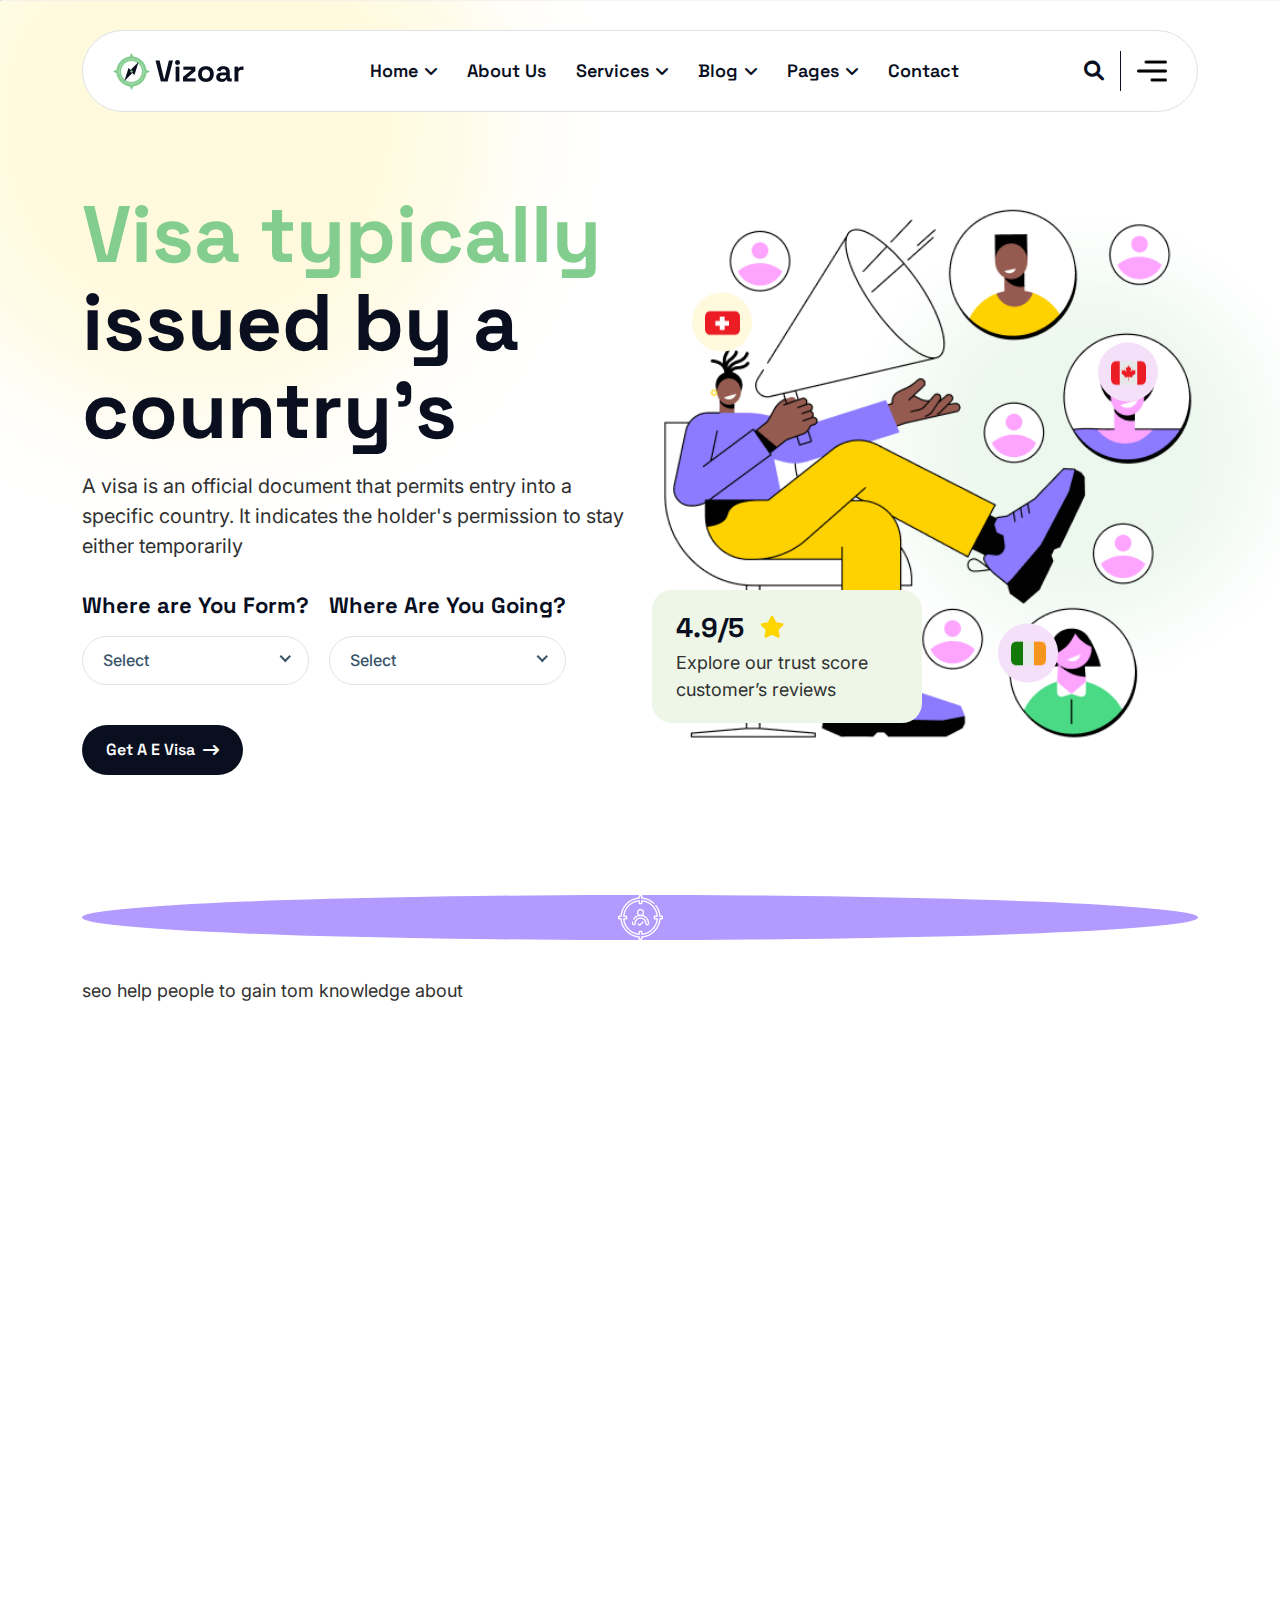
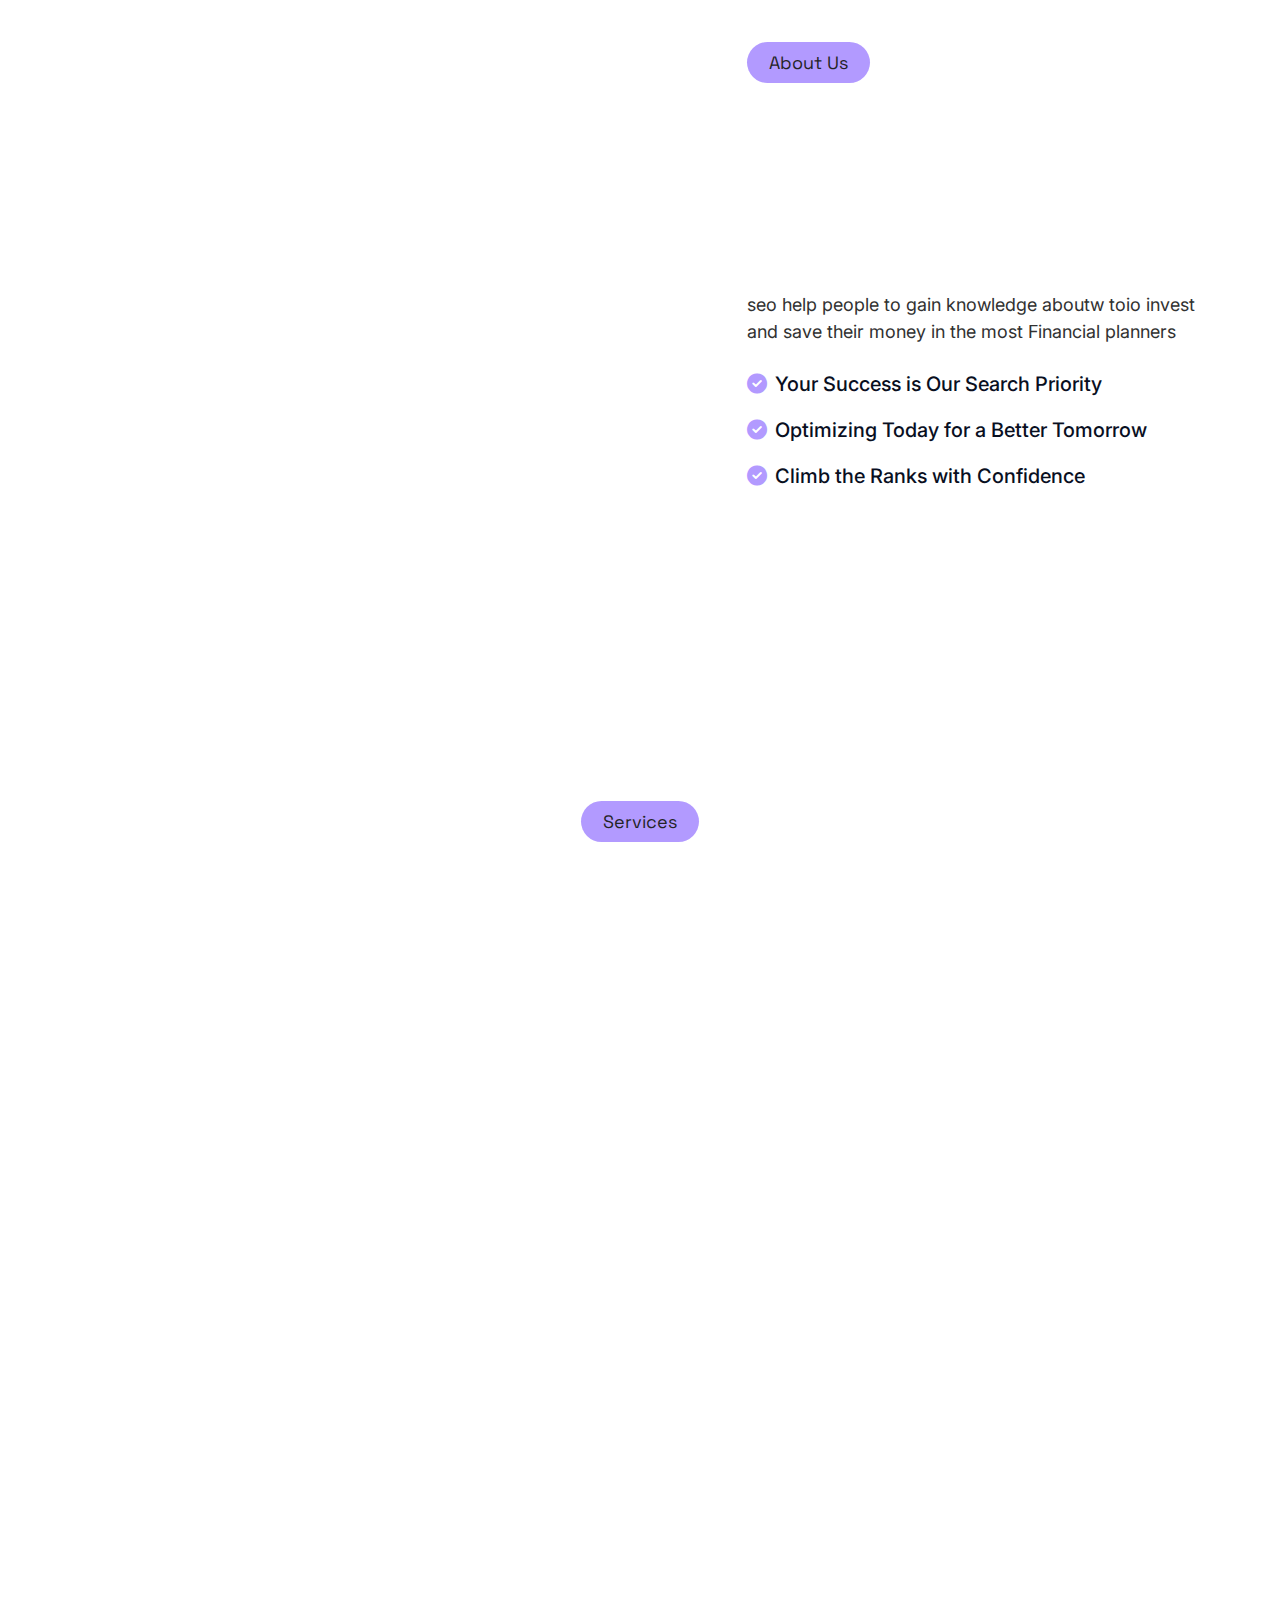
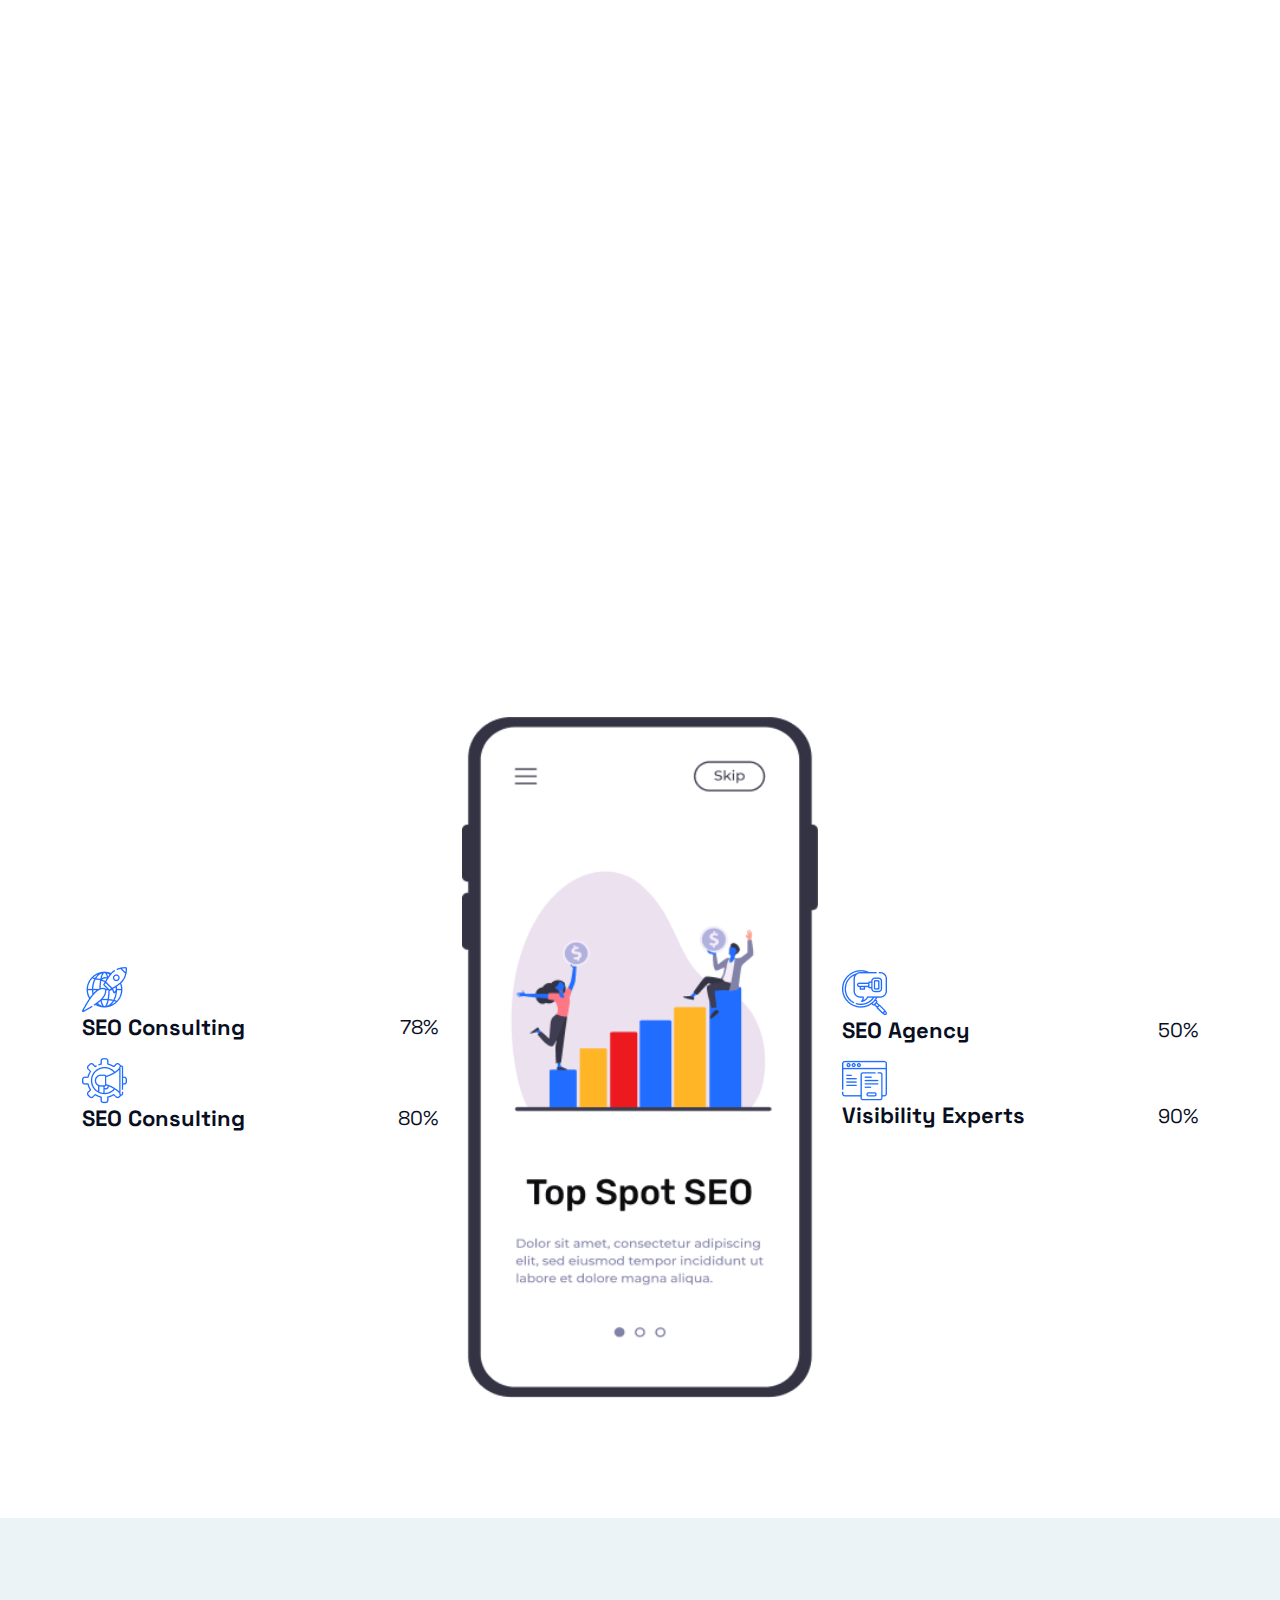
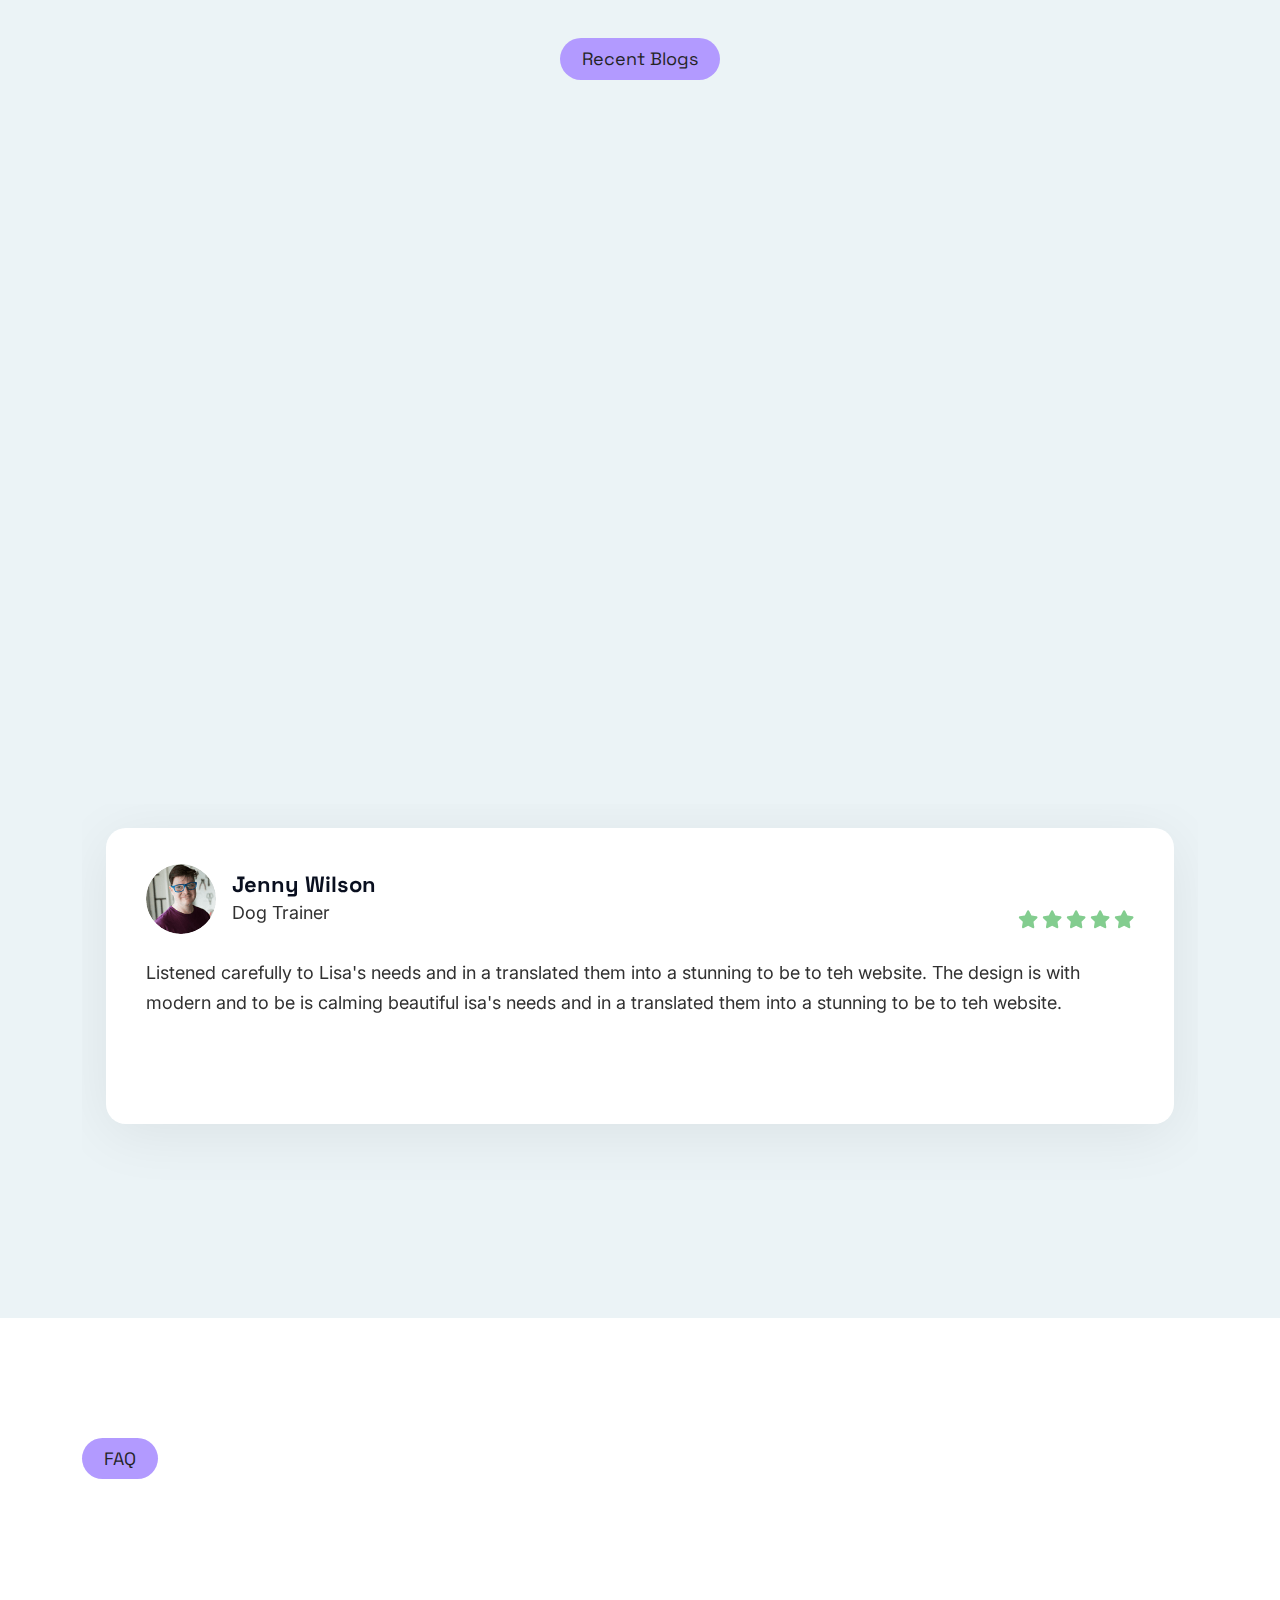
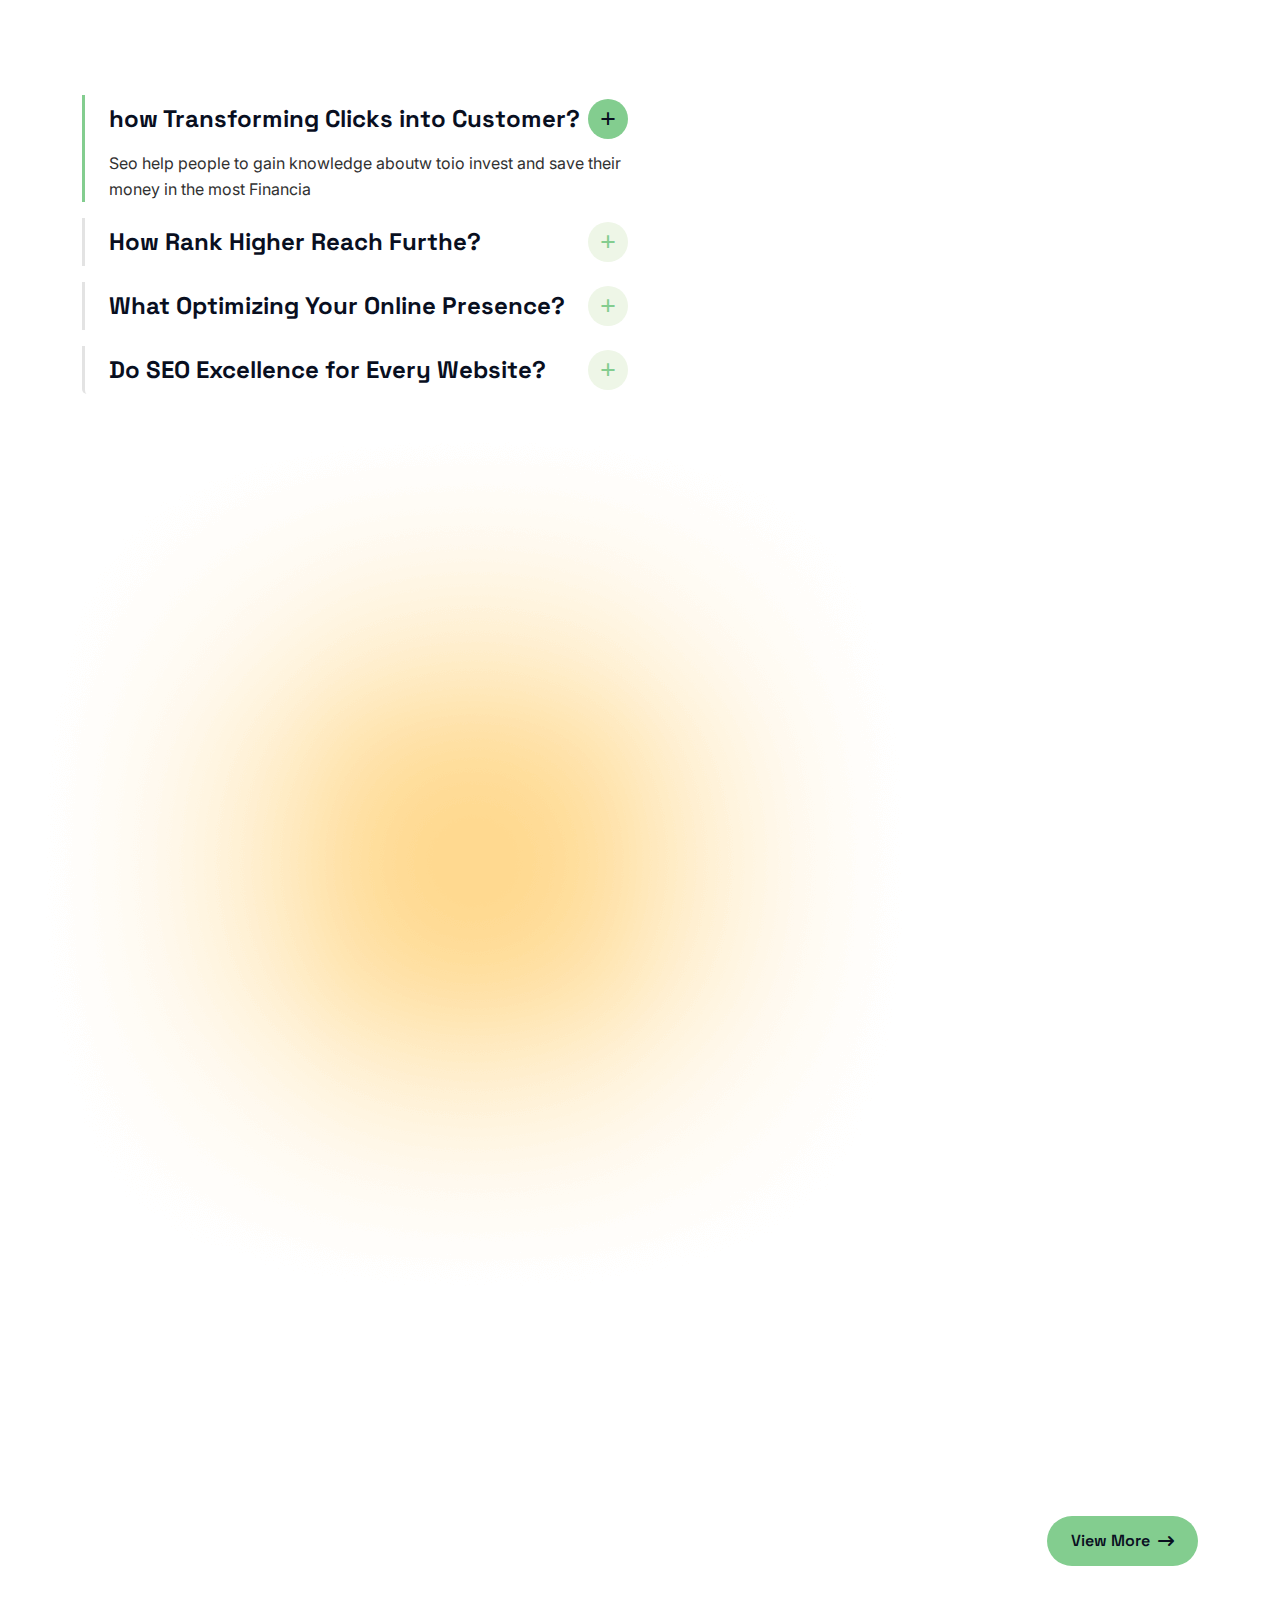
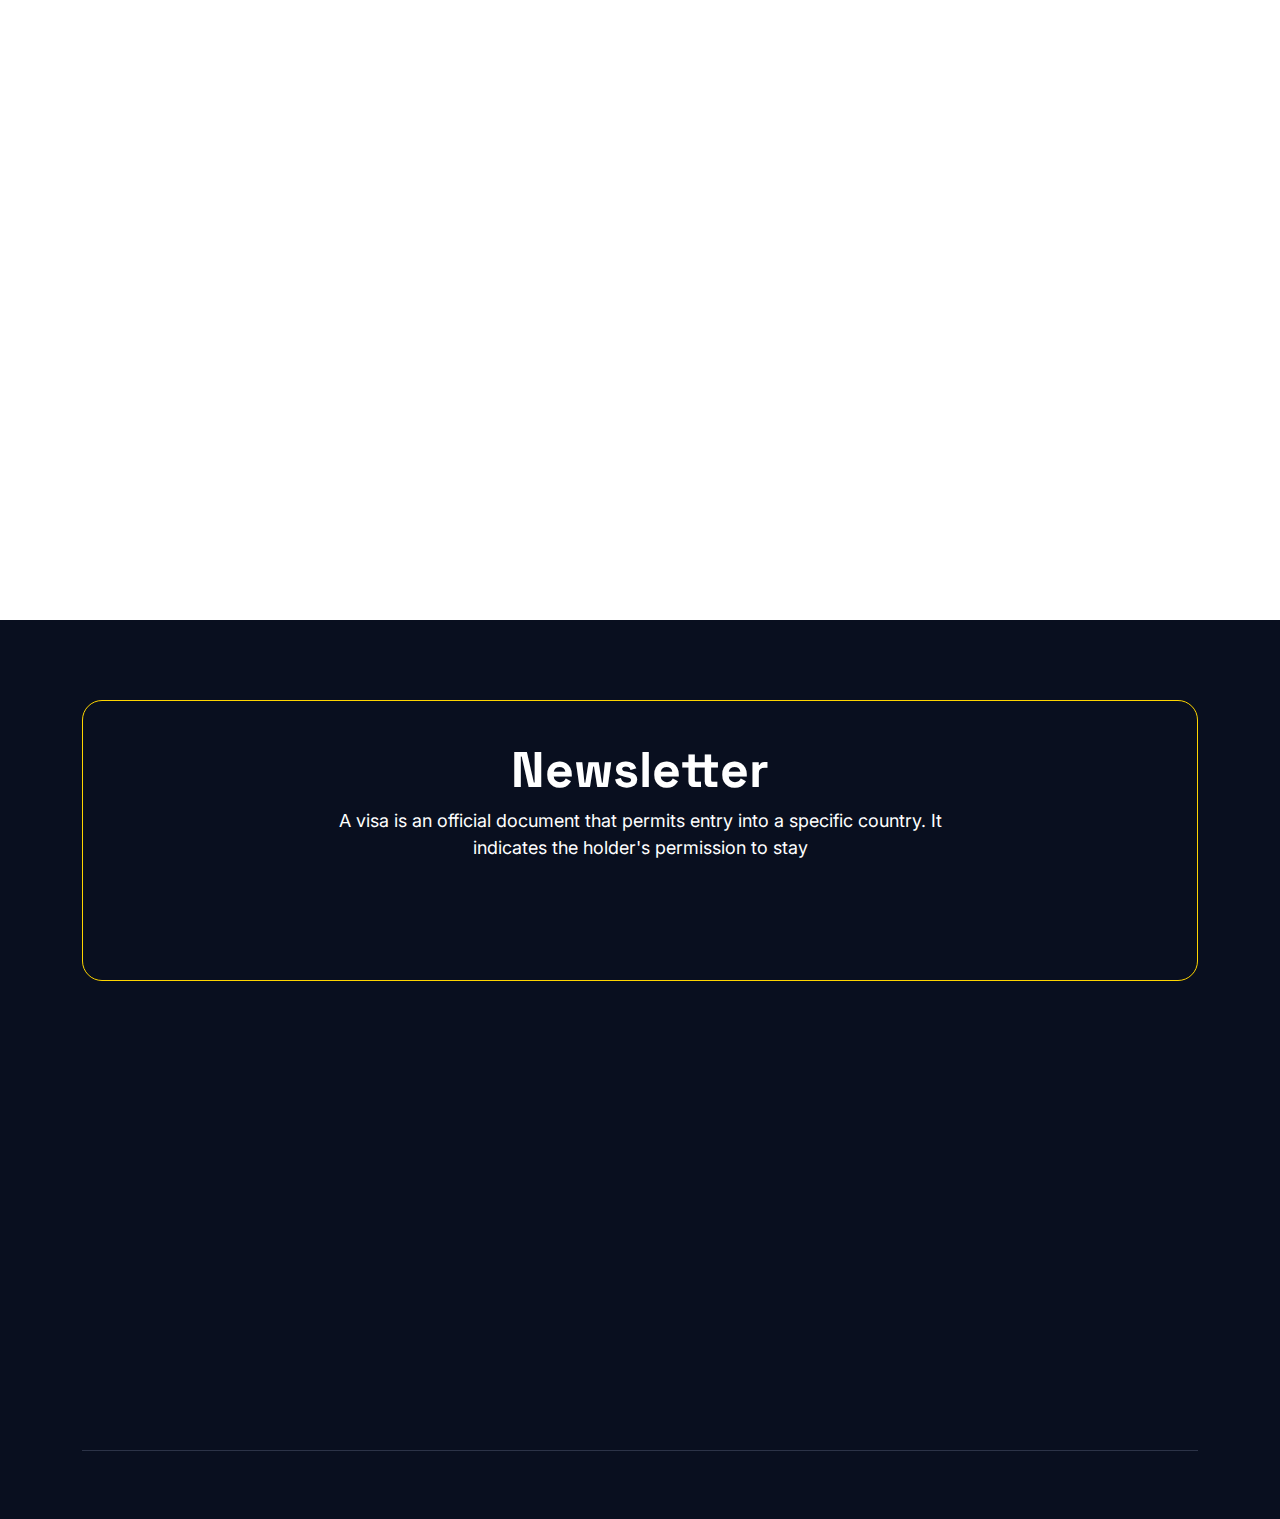
<file: index.html>
<!DOCTYPE html>
<html lang="en">
<!--<< Header Area >>-->

<head>
    <!-- ========== Meta Tags ========== -->
    <meta charset="UTF-8">
    <meta http-equiv="X-UA-Compatible" content="IE=edge">
    <meta name="viewport" content="width=device-width, initial-scale=1">
    <meta name="author" content="authorName">
    <meta name="description" content="Vizoar - Immigration and Visa Consulting HTML Template">
    <!-- ======== Page title ============ -->
    <title>Vizoar - Immigration and Visa Consulting HTML Template</title>
    <!--<< Favcion >>-->
    <link rel="shortcut icon" href="assets/img/logo/favs.png">
    <!--<< Bootstrap min.css >>-->
    <link rel="stylesheet" href="assets/css/bootstrap.min.css">
    <!--<< All Min Css >>-->
    <link rel="stylesheet" href="assets/css/all.min.css">
    <!--<< Animate.css >>-->
    <link rel="stylesheet" href="assets/css/animate.css">
    <!--<< Magnific Popup.css >>-->
    <link rel="stylesheet" href="assets/css/magnific-popup.css">
    <!--<< MeanMenu.css >>-->
    <link rel="stylesheet" href="assets/css/meanmenu.css">
    <!--<< Swiper Bundle.css >>-->
    <link rel="stylesheet" href="assets/css/swiper-bundle.min.css">
    <!--<< Nice Select.css >>-->
    <link rel="stylesheet" href="assets/css/nice-select.css">
    <!--<< Main.css >>-->
    <link rel="stylesheet" href="assets/css/main.css">
</head>

<body>

    <!-- Preloader Start -->
    <div id="preloader" class="preloader d-none">
        <div class="animation-preloader">
            <div class="spinner">
            </div>
            <div class="txt-loading">
                <span data-text-preloader="V" class="letters-loading">
                    V
                </span>
                <span data-text-preloader="I" class="letters-loading">
                    I
                </span>
                <span data-text-preloader="Z" class="letters-loading">
                    Z
                </span>
                <span data-text-preloader="Z" class="letters-loading">
                    Z
                </span>
                <span data-text-preloader="O" class="letters-loading">
                    O
                </span>
                <span data-text-preloader="A" class="letters-loading">
                    A
                </span>
                <span data-text-preloader="R" class="letters-loading">
                    R
                </span>
            </div>
            <p class="text-center">Loading</p>
        </div>
        <div class="loader">
            <div class="row">
                <div class="col-3 loader-section section-left">
                    <div class="bg"></div>
                </div>
                <div class="col-3 loader-section section-left">
                    <div class="bg"></div>
                </div>
                <div class="col-3 loader-section section-right">
                    <div class="bg"></div>
                </div>
                <div class="col-3 loader-section section-right">
                    <div class="bg"></div>
                </div>
            </div>
        </div>
    </div>

    <!-- Start Cursor Pointer -->
    <div class="mouse-follower">
        <span class="cursor-outline"></span>
        <span class="cursor-dot"></span>
    </div>
    <!-- End Cursor Pointer -->

    <!-- Offcanvas Area Start -->
    <div class="fix-area">
        <div class="offcanvas__info">
            <div class="offcanvas__wrapper">
                <div class="offcanvas__content">
                    <div class="offcanvas__top mb-4 d-flex justify-content-between align-items-center">
                        <div class="offcanvas__logo">
                            <a href="index.html">
                                <img src="assets/img/logo/logo.png" alt="logo-img">
                            </a>
                        </div>
                        <div class="offcanvas__close">
                            <button>
                                <i class="fas fa-times"></i>
                            </button>
                        </div>
                    </div>
                    <div class="showing-thumb w-100 d-xl-block d-none">
                        <img src="assets/img/header/home-1.jpg" alt="img" class="w-100">
                    </div>
                    <div class="mobile-menu fix mb-3"></div>
                    <div class="offcanvas__contact">
                        <h4 class="n900-clr">Contact Info</h4>
                        <ul class="d-grid gap-2 mb-5">
                            <li class="d-flex align-items-center">
                                <div class="offcanvas__contact-icon">
                                    <i class="fal fa-map-marker-alt"></i>
                                </div>
                                <div class="offcanvas__contact-text">
                                    <a target="_blank" href="#">3517 W. Gray St. Utica, Pennsylvania</a>
                                </div>
                            </li>
                            <li class="d-flex align-items-center">
                                <div class="offcanvas__contact-icon mr-15">
                                    <i class="fal fa-envelope"></i>
                                </div>
                                <div class="offcanvas__contact-text">
                                    <a href="mailto:info@example.com"><span
                                            class="mailto:info@example.com">alma.lawson@example.com</span></a>
                                </div>
                            </li>
                            <li class="d-flex align-items-center">
                                <div class="offcanvas__contact-icon mr-15">
                                    <i class="fal fa-clock"></i>
                                </div>
                                <div class="offcanvas__contact-text">
                                    <a target="_blank" href="#">Sun-friday, 02am -09pm</a>
                                </div>
                            </li>
                            <li class="d-flex align-items-center">
                                <div class="offcanvas__contact-icon mr-15">
                                    <i class="far fa-phone"></i>
                                </div>
                                <div class="offcanvas__contact-text">
                                    <a href="tel:+11002345909">(219) 555-0114</a>
                                </div>
                            </li>
                        </ul>
                        <div class="header-button mt-4">
                            <a href="contact.html" class="theme-btn p2-bg text-center">
                                <span>
                                    Get A Quote
                                    <span class="ani-arrow">
                                        <i class="fa-solid fa-arrow-right-long"></i>
                                    </span>
                                </span>
                            </a>
                        </div>
                        <div class="social-icon d-flex align-items-center">
                            <a href="#"><i class="fab fa-facebook-f"></i></a>
                            <a href="#"><i class="fab fa-twitter"></i></a>
                            <a href="#"><i class="fa-brands fa-instagram"></i></a>
                            <a href="#"><i class="fa-brands fa-pinterest-p"></i></a>
                        </div>
                    </div>
                </div>
            </div>
        </div>
    </div>
    <div class="offcanvas__overlay"></div>

    <!-- Header Section Start -->
    <header id="header-sticky" class="header-1 position-absolute w-100">
        <div class="container">
            <div class="mega-menu-wrapper border">
                <div class="header-main style-2">
                    <div class="header-left">
                        <div class="logo">
                            <a href="index.html" class="header-logo">
                                <img src="assets/img/logo/logo.png" alt="logo-img">
                            </a>
                        </div>
                    </div>
                    <div class="header-right d-flex justify-content-end align-items-center">
                        <div class="mean__menu-wrapper">
                            <div class="main-menu">
                                <nav id="mobile-menu">
                                    <ul>
                                        <li class="has-dropdown active menu-thumb">
                                            <a href="index.html">
                                                Home
                                                <i class="fas fa-angle-down"></i>
                                            </a>
                                            <ul class="submenu has-homemenu">
                                                <li>
                                                    <div class="homemenu-items">
                                                        <div class="homemenu">
                                                            <div class="homemenu-thumb">
                                                                <img src="assets/img/header/home-1.jpg" alt="img">
                                                                <div class="demo-button">
                                                                    <a href="index.html" class="theme-btn p5-bg">
                                                                        <span>Home 01</span>
                                                                    </a>
                                                                </div>
                                                            </div>
                                                            <div class="homemenu-content text-center">
                                                                <h4 class="homemenu-title">
                                                                    <a href="index.html">Home Version 01</a>
                                                                </h4>
                                                            </div>
                                                        </div>
                                                        <div class="homemenu">
                                                            <div class="homemenu-thumb mb-15">
                                                                <img src="assets/img/header/home-2.jpg" alt="img">
                                                                <div class="demo-button">
                                                                    <a href="index2.html" class="theme-btn p5-bg">
                                                                        <span>Home 02</span>
                                                                    </a>
                                                                </div>
                                                            </div>
                                                            <div class="homemenu-content text-center">
                                                                <h4 class="homemenu-title">
                                                                    <a href="index2.html">Home Version 02</a>
                                                                </h4>
                                                            </div>
                                                        </div>
                                                    </div>
                                                </li>
                                            </ul>
                                        </li>
                                        <li>
                                            <a href="about.html">About Us</a>
                                        </li>
                                        <li>
                                            <a href="news.html">
                                                Services
                                                <i class="fas fa-angle-down"></i>
                                            </a>
                                            <ul class="submenu">
                                                <li><a href="service.html">Services</a></li>
                                                <li><a href="service-details.html">Services Details</a></li>
                                            </ul>
                                        </li>

                                        <li>
                                            <a href="news.html">
                                                Blog
                                                <i class="fas fa-angle-down"></i>
                                            </a>
                                            <ul class="submenu">
                                                <li><a href="blog.html">Blog</a></li>
                                                <li><a href="blog-details.html">Blog Details</a></li>
                                            </ul>
                                        </li>
                                        <li class="has-dropdown">
                                            <a href="news.html">
                                                Pages
                                                <i class="fas fa-angle-down"></i>
                                            </a>
                                            <ul class="submenu">
                                                <li><a href="about.html">About Us</a></li>
                                                <li><a href="pricing.html">Pricing</a></li>
                                            </ul>
                                        </li>
                                        <li>
                                            <a href="contact.html">
                                                Contact
                                            </a>
                                        </li>

                                    </ul>
                                </nav>
                            </div>
                        </div>
                        <a href="#0" class="search-trigger search-icon d-xl-none d-block">
                            <i class="fa-solid fa-magnifying-glass black"></i>
                        </a>
                        <div class="header__hamburger d-xl-none d-block my-auto">
                            <div class="sidebar__toggle">
                                <img src="assets/img/icon/menu.png" alt="icon">
                            </div>
                        </div>

                    </div>
                    <div class="header-hamburger-inner d-xl-flex gap-xxl-4 gap-xl-3 align-items-center d-none">
                        <a href="#0" class="search-trigger search-icon d-xl-block d-none fs-five">
                            <i class="fa-solid fa-magnifying-glass black"></i>
                        </a>
                        <div class="line"></div>
                        <div class="header__hamburger my-auto">
                            <div class="sidebar__toggle">
                                <img src="assets/img/icon/menu.png" alt="icon">
                            </div>
                        </div>
                    </div>
                </div>
            </div>
        </div>
    </header>

    <!-- Banner Section Start -->
    <section class="banner-section cmn-bg">
        <div class="container">
            <div class="row g-4 align-items-center justify-content-between">
                <div class="col-lg-6">
                    <div class="hero-content-version1">
                        <h1 class="black wow fadeInUp" data-wow-delay="0.6s">
                            <span class="p1-clr d-block">Visa typically</span> issued by a country's
                        </h1>
                        <p class="pra wow fadeInUp" data-wow-delay="0.7s">
                            A visa is an official document that permits entry into a specific country. It indicates the
                            holder's permission to stay
                            either temporarily
                        </p>
                        <div class="hero-selector">
                            <div class="selector-items">
                                <h4 class="black mb-3">Where are You Form?</h4>
                                <select name="flag-select">
                                    <option value="1">Select</option>
                                    <option value="2">Uk</option>
                                    <option value="3">Us</option>
                                    <option value="4">...</option>
                                    <option value="5">...</option>
                                </select>
                            </div>
                            <div class="selector-items">
                                <h4 class="black mb-3">Where Are You Going?</h4>
                                <select name="flag-select">
                                    <option value="1">Select</option>
                                    <option value="2">Uk</option>
                                    <option value="3">Us</option>
                                    <option value="4">...</option>
                                    <option value="5">...</option>
                                </select>
                            </div>
                        </div>
                        <a href="contact.html"
                            class="common-btn box-style first-box d-inline-flex justify-content-center align-items-center gap-xxl-2 gap-2 fs18 fw-semibold white overflow-hidden rounded-5 blackbg wow fadeInRight"
                            data-wow-delay="0.8s">
                            Get A E Visa
                            <i class="fa-solid fa-arrow-right-long last"></i>
                        </a>
                    </div>
                </div>
                <div class="col-lg-6">
                    <div class="hero-thumb1 btn-vivacity">
                        <img src="assets/img/banner/hero-thumb1.png" alt="img">
                        <div class="ratting-cmn-box">
                            <div class="d-flex align-items-center gap-xl-3 gap-2 mb-1">
                                <h3 class="black">4.9/5</h3> <i class="fa-solid fa-star"></i>
                            </div>
                            <p class="fs-six pra">
                                Explore our trust score
                                customer’s reviews
                            </p>
                        </div>
                        <!-- ele -->
                        <img src="assets/img/banner/flga1.png" alt="img" class="flag1">
                        <img src="assets/img/banner/flga2.png" alt="img" class="flag2">
                        <img src="assets/img/banner/flga3.png" alt="img" class="flag3">
                    </div>
                </div>
            </div>
        </div>
    </section>
    <!-- Banner Section Start -->

    <!-- Category Section Start -->
    <section class="category-section fix space-top">
        <div class="container">
            <div class="category-wrappe">
                <div class="category-item wow fadeInUp" data-wow-duration="0.8s">
                    <div class="icon p3-bg radius-circle d-center"><img src="assets/img/icon/solution.png" alt="img">
                    </div>
                    <div class="cont">
                        <h4 class="black mb-2 visible-from-bottom">Simple Solution</h4>
                        <p class=" fs-six pra">seo help people to gain tom knowledge about</p>
                    </div>
                </div>
                <div class="category-item wow fadeInUp" data-wow-duration="1.2s">
                    <div class="icon p2-bg radius-circle d-center"><img src="assets/img/icon/supports.png" alt="img">
                    </div>
                    <div class="cont">
                        <h4 class="black mb-2 visible-from-bottom">24/7 Support</h4>
                        <p class=" fs-six pra">seo help people to gain tom knowledge about</p>
                    </div>
                </div>
                <div class="category-item wow fadeInUp" data-wow-duration="1.5s">
                    <div class="icon p3-bg radius-circle d-center"><img src="assets/img/icon/management.png" alt="img">
                    </div>
                    <div class="cont">
                        <h4 class="black mb-2 visible-from-bottom">Full management</h4>
                        <p class=" fs-six pra">seo help people to gain tom knowledge about</p>
                    </div>
                </div>
                <div class="category-item wow fadeInUp" data-wow-duration="1.8s">
                    <div class="icon p1-bg radius-circle d-center"><img src="assets/img/icon/oriented.png" alt="img">
                    </div>
                    <div class="cont">
                        <h4 class="black mb-2 visible-from-bottom">Client Oriented</h4>
                        <p class=" fs-six pra">seo help people to gain tom knowledge about</p>
                    </div>
                </div>
            </div>
        </div>
    </section>

    <!-- About Section Start -->
    <section class="about-section space-bottom section-padding fix">
        <div class="container">
            <div class="row g-4 align-items-center flex-row-reverse">
                <div class="col-lg-5">
                    <div class="about-content">
                        <div class="section-title mb-4">
                            <span class="cmn-tag p3-bg heading-font">About Us</span>
                            <h2 class="wow fadeInUp black visible-slowly-right" data-wow-delay=".3s">
                                SEO Solutions for
                                Deliver Results
                                Online
                            </h2>
                        </div>
                        <p class="fs-six pra mb-4">
                            seo help people to gain knowledge aboutw toio invest and save their money in the most
                            Financial planners
                        </p>
                        <ul class="about-list d-flex flex-column gap-3">
                            <li class="d-flex align-items-center gap-lg-2 gap-1 fs-five fw-medium n900-clr">
                                <i class="fa-solid fa-circle-check p3-clr"></i> Your Success is Our Search Priority
                            </li>
                            <li class="d-flex align-items-center gap-lg-2 gap-1 fs-five fw-medium n900-clr">
                                <i class="fa-solid fa-circle-check p3-clr"></i> Optimizing Today for a Better Tomorrow
                            </li>
                            <li class="d-flex align-items-center gap-lg-2 gap-1 fs-five fw-medium n900-clr">
                                <i class="fa-solid fa-circle-check p3-clr"></i> Climb the Ranks with Confidence
                            </li>
                        </ul>
                    </div>
                </div>
                <div class="col-lg-6">
                    <div class="about-thumb reveal-left">
                        <img src="assets/img/about/about1.png" alt="img">
                    </div>
                </div>
            </div>
        </div>
    </section>

    <!-- Sevice Section Start -->
    <section class="service-section fix">
        <div class="container">
            <div class="section-title text-center mb-60">
                <span class="cmn-tag p3-bg heading-font">Services</span>
                <h2 class="wow fadeInUp black visible-slowly-right" data-wow-delay=".3s">
                    SEO Strategies for Visible <br> Success Achieve Higher
                </h2>
            </div>
            <div class="row g-4">
                <div class="col-lg-6 col-md-6 wow fadeInUp" data-wow-delay="0.4s">
                    <div class="service-items">
                        <div class="icon"><img src="assets/img/icon/ser1.png" alt="img"></div>
                        <div class="content">
                            <h3 class="black mb-xxl-3 mb-2"><a href="service-details.html"
                                    class="black visible-from-right">SEO Success
                                    Partners</a></h3>
                            <p class="pra fs-five">seo help people to gain knowledge aboutw toio invest and save their
                                money in the most Financial planners help people to
                                gain knowledge e to gain</p>
                            <a href="service-details.html"
                                class="common-btn d-inline-flex justify-content-center align-items-center gap-xxl-2 gap-2 fs18 fw-semibold black overflow-hidden rounded100">
                                Get Started
                                <i class="fa-solid fa-arrow-right-long last"></i>
                            </a>
                        </div>
                        <div class="badge">
                            <img src="assets/img/element/one.png" alt="img">
                        </div>
                    </div>
                </div>
                <div class="col-lg-6 col-md-6 wow fadeInUp" data-wow-delay="0.7s">
                    <div class="service-items">
                        <div class="icon"><img src="assets/img/icon/ser2.png" alt="img"></div>
                        <div class="content">
                            <h3 class="black mb-xxl-3 mb-2"><a href="service-details.html"
                                    class="black visible-from-right">PeakRank SEO
                                    Solutions</a></h3>
                            <p class="pra fs-five">seo help people to gain knowledge aboutw toio invest and save their
                                money in the most Financial planners help people to
                                gain knowledge e to gain</p>
                            <a href="service-details.html"
                                class="common-btn d-inline-flex justify-content-center align-items-center gap-xxl-2 gap-2 fs18 fw-semibold black overflow-hidden rounded100">
                                Get Started
                                <i class="fa-solid fa-arrow-right-long last"></i>
                            </a>
                        </div>
                        <div class="badge">
                            <img src="assets/img/element/two.png" alt="img">
                        </div>
                    </div>
                </div>
                <div class="col-lg-6 col-md-6 wow fadeInUp" data-wow-delay="0.8s">
                    <div class="service-items">
                        <div class="icon"><img src="assets/img/icon/ser3.png" alt="img"></div>
                        <div class="content">
                            <h3 class="black mb-xxl-3 mb-2"><a href="service-details.html"
                                    class="black visible-from-right">ProRank SEO
                                    Service</a></h3>
                            <p class="pra fs-five">seo help people to gain knowledge aboutw toio invest and save their
                                money in the most Financial planners help people to
                                gain knowledge e to gain</p>
                            <a href="service-details.html"
                                class="common-btn d-inline-flex justify-content-center align-items-center gap-xxl-2 gap-2 fs18 fw-semibold black overflow-hidden rounded100">
                                Get Started
                                <i class="fa-solid fa-arrow-right-long last"></i>
                            </a>
                        </div>
                        <div class="badge">
                            <img src="assets/img/element/three.png" alt="img">
                        </div>
                    </div>
                </div>
                <div class="col-lg-6 col-md-6 wow fadeInUp" data-wow-delay="0.9s">
                    <div class="service-items">
                        <div class="icon"><img src="assets/img/icon/ser4.png" alt="img"></div>
                        <div class="content">
                            <h3 class="black mb-xxl-3 mb-2"><a href="service-details.html"
                                    class="black visible-from-right">OptimalSearch
                                    Strategies</a></h3>
                            <p class="pra fs-five">seo help people to gain knowledge aboutw toio invest and save their
                                money in the most Financial planners help people to
                                gain knowledge e to gain</p>
                            <a href="service-details.html"
                                class="common-btn d-inline-flex justify-content-center align-items-center gap-xxl-2 gap-2 fs18 fw-semibold black overflow-hidden rounded100">
                                Get Started
                                <i class="fa-solid fa-arrow-right-long last"></i>
                            </a>
                        </div>
                        <div class="badge">
                            <img src="assets/img/element/four.png" alt="img">
                        </div>
                    </div>
                </div>
            </div>
        </div>
    </section>

    <!-- Agency SEO Section Start -->
    <section class="agency-seo-section section-padding fix">
        <div class="container">
            <div class="row g-4 justify-content-between align-items-center">
                <div class="col-lg-4 col-md-4">
                    <div class="agency-inner">
                        <div class="agency-seo-items">
                            <div class="icon"><img src="assets/img/icon/consulting.png" alt="icon"></div>
                            <div class="progress-items progress-area">
                                <div class="d-flex align-items-center justify-content-between mb-xxl-4 mb-3">
                                    <h4 class="black">SEO Consulting</h4>
                                    <h5 class="black fw-normal progress-value">78%</h5>
                                </div>
                                <div class="bar-bg">
                                    <div class="progress-bar" aria-valuenow="78" role="progressbar" aria-valuemin="0"
                                        aria-valuemax="100"></div>
                                </div>
                            </div>
                        </div>
                        <div class="agency-seo-items">
                            <div class="icon"><img src="assets/img/icon/agency.png" alt="icon"></div>
                            <div class="progress-items progress-area">
                                <div class="d-flex align-items-center justify-content-between mb-xxl-4 mb-3">
                                    <h4 class="black">SEO Consulting</h4>
                                    <h5 class="black fw-normal progress-value">80%</h5>
                                </div>
                                <div class="bar-bg">
                                    <div class="progress-bar" aria-valuenow="80" role="progressbar" aria-valuemin="0"
                                        aria-valuemax="100"></div>
                                </div>
                            </div>
                        </div>
                    </div>
                </div>
                <div class="col-lg-4 col-md-4">
                    <div class="agency-apps">
                        <div class="thumb"><img src="assets/img/about/skill.png" alt="img" class="w-100"></div>
                    </div>
                </div>
                <div class="col-lg-4 col-md-4">
                    <div class="agency-inner">
                        <div class="agency-seo-items">
                            <div class="icon"><img src="assets/img/icon/keyagency.png" alt="icon"></div>
                            <div class="progress-items progress-area">
                                <div class="d-flex align-items-center justify-content-between mb-xxl-4 mb-3">
                                    <h4 class="black">SEO Agency</h4>
                                    <h5 class="black fw-normal progress-value">50%</h5>
                                </div>
                                <div class="bar-bg">
                                    <div class="progress-bar" aria-valuenow="50" role="progressbar" aria-valuemin="0"
                                        aria-valuemax="100"></div>
                                </div>
                            </div>
                        </div>
                        <div class="agency-seo-items">
                            <div class="icon"><img src="assets/img/icon/visibiliti.png" alt="icon"></div>
                            <div class="progress-items progress-area">
                                <div class="d-flex align-items-center justify-content-between mb-xxl-4 mb-3">
                                    <h4 class="black">Visibility Experts</h4>
                                    <h5 class="black fw-normal progress-value">90%</h5>
                                </div>
                                <div class="bar-bg">
                                    <div class="progress-bar" aria-valuenow="90" role="progressbar" aria-valuemin="0"
                                        aria-valuemax="100"></div>
                                </div>
                            </div>
                        </div>
                    </div>
                </div>
            </div>
        </div>
    </section>

    <!-- Pricing Section Start -->
    <section class="pricing-section fix cmn-bg space-top">
        <div class="container">
            <div class="section-title text-center mb-60">
                <span class="cmn-tag p3-bg heading-font">Recent Blogs</span>
                <h2 class="wow fadeInUp black visible-slowly-right" data-wow-delay=".3s">
                    Transforming Clicks into <br> Customers Rankings
                </h2>
            </div>
            <div class="row g-lg-0 g-4 justify-content-center align-items-center">
                <div class="col-lg-4 col-md-6 wow fadeInUp" data-wow-delay="0.4s">
                    <div class="pricing-items">
                        <div class="pricing-head d-flex align-items-center justify-content-between">
                            <h4 class="black">Basic</h4>
                            <div class="d-flex align-items-end black">
                                <h2 class="black">$29</h2>
                                <h4 class="black">/m</h4>
                            </div>
                        </div>
                        <ul class="pricing-list d-flex flex-column mb-4 pb-xl-3">
                            <li class="d-flex align-items-center gap-lg-2 gap-1 fs-six n900-clr">
                                <i class="fa-solid fa-circle-check p3-clr"></i> Mistakes To Avoid
                            </li>
                            <li class="d-flex align-items-center gap-lg-2 gap-1 fs-six n900-clr">
                                <i class="fa-solid fa-circle-check p3-clr"></i> Your Startup
                            </li>
                            <li class="d-flex align-items-center gap-lg-2 gap-1 fs-six n900-clr">
                                <i class="fa-solid fa-circle-check p3-clr"></i> Knew About Fonts
                            </li>
                            <li class="d-flex align-items-center gap-lg-2 gap-1 fs-six n900-clr">
                                <i class="fa-solid fa-circle-check p3-clr"></i> Knew About Fonts
                            </li>
                        </ul>
                        <a href="pricing.html"
                            class="common-btn box-style w-100 first-box d-inline-flex justify-content-center align-items-center gap-xxl-2 gap-2 fs18 fw-semibold white overflow-hidden n700-bg rounded100">
                            Get Now
                            <i class="fa-solid fa-arrow-right-long last"></i>
                        </a>
                    </div>
                </div>
                <div class="col-lg-4 col-md-6 wow fadeInUp" data-wow-delay="0.7s">
                    <div class="pricing-items premium">
                        <div class="pricing-head d-flex align-items-center justify-content-between">
                            <div class="box">
                                <h4 class="black">Premium</h4>
                                <p class="pra fs-six">Seo help people knowledge</p>
                            </div>
                            <div class="d-flex align-items-end black">
                                <h2 class="black">$89</h2>
                                <h4 class="black">/m</h4>
                            </div>
                        </div>
                        <ul class="pricing-list d-flex flex-column mb-4 pb-xl-3">
                            <li class="d-flex align-items-center gap-lg-2 gap-1 fs-six white">
                                <i class="fa-solid fa-circle-check white"></i> Mistakes To Avoid
                            </li>
                            <li class="d-flex align-items-center gap-lg-2 gap-1 fs-six white">
                                <i class="fa-solid fa-circle-check white"></i> Your Startup
                            </li>
                            <li class="d-flex align-items-center gap-lg-2 gap-1 fs-six white">
                                <i class="fa-solid fa-circle-check white"></i> Knew About Fonts
                            </li>
                            <li class="d-flex align-items-center gap-lg-2 gap-1 fs-six white">
                                <i class="fa-solid fa-circle-check white"></i> Knew About Fonts
                            </li>
                        </ul>
                        <a href="pricing.html"
                            class="common-btn box-style w-100 first-box d-inline-flex justify-content-center align-items-center gap-xxl-2 gap-2 fs18 fw-semibold  overflow-hidden black p3-bg rounded100">
                            Get Now
                            <i class="fa-solid fa-arrow-right-long last"></i>
                        </a>
                    </div>
                </div>
                <div class="col-lg-4 col-md-6 wow fadeInUp" data-wow-delay="0.9s">
                    <div class="pricing-items">
                        <div class="pricing-head d-flex align-items-center justify-content-between">
                            <h4 class="black">Royal</h4>
                            <div class="d-flex align-items-end black">
                                <h2 class="black">$89</h2>
                                <h4 class="black">/m</h4>
                            </div>
                        </div>
                        <ul class="pricing-list d-flex flex-column mb-4 pb-xl-3">
                            <li class="d-flex align-items-center gap-lg-2 gap-1 fs-six n900-clr">
                                <i class="fa-solid fa-circle-check p3-clr"></i> Mistakes To Avoid
                            </li>
                            <li class="d-flex align-items-center gap-lg-2 gap-1 fs-six n900-clr">
                                <i class="fa-solid fa-circle-check p3-clr"></i> Your Startup
                            </li>
                            <li class="d-flex align-items-center gap-lg-2 gap-1 fs-six n900-clr">
                                <i class="fa-solid fa-circle-check p3-clr"></i> Knew About Fonts
                            </li>
                            <li class="d-flex align-items-center gap-lg-2 gap-1 fs-six n900-clr">
                                <i class="fa-solid fa-circle-check p3-clr"></i> Knew About Fonts
                            </li>
                        </ul>
                        <a href="pricing.html"
                            class="common-btn box-style w-100 first-box d-inline-flex justify-content-center align-items-center gap-xxl-2 gap-2 fs18 fw-semibold white overflow-hidden n700-bg rounded100">
                            Get Now
                            <i class="fa-solid fa-arrow-right-long last"></i>
                        </a>
                    </div>
                </div>
            </div>
        </div>
    </section>

    <!-- Testimonial Section Start -->
    <section class="testimonial-section cmn-bg fix section-padding">
        <div class="container">
            <div class="swiper testimonial-slider">
                <div class="swiper-wrapper">
                    <div class="swiper-slide">
                        <div class="testimonial-items">
                            <div class="d-flex align-items-end justify-content-between flex-wrap gap-2">
                                <div class="d-flex align-items-center gap-xxl-4 gap-xl-3 gap-2">
                                    <div class="icon">
                                        <img src="assets/img/testimonial/jenny.png" alt="img" class="radius-circle">
                                    </div>
                                    <div class="cont">
                                        <h4 class="black">Jenny Wilson</h4>
                                        <span class="fs-six pra">Dog Trainer</span>
                                    </div>
                                </div>
                                <div class="ratting">
                                    <i class="fa-solid fa-star p1-clr fs-six"></i>
                                    <i class="fa-solid fa-star p1-clr fs-six"></i>
                                    <i class="fa-solid fa-star p1-clr fs-six"></i>
                                    <i class="fa-solid fa-star p1-clr fs-six"></i>
                                    <i class="fa-solid fa-star p1-clr fs-six"></i>
                                </div>
                            </div>
                            <p class="fs-six pra mt-xxl-4 mt-4 pt-xxl-1">
                                Listened carefully to Lisa's needs and in a translated them into a stunning to be to
                                teh website. The design is with
                                modern and to be is calming beautiful isa's needs and in a translated them into a
                                stunning to be to
                                teh website.
                            </p>
                        </div>
                    </div>
                    <div class="swiper-slide">
                        <div class="testimonial-items">
                            <div class="d-flex align-items-end justify-content-between flex-wrap gap-2">
                                <div class="d-flex align-items-center gap-xxl-4 gap-xl-3 gap-2">
                                    <div class="icon">
                                        <img src="assets/img/testimonial/jenny2.png" alt="img" class="radius-circle">
                                    </div>
                                    <div class="cont">
                                        <h4 class="black">Eleanor Pena</h4>
                                        <span class="fs-six pra">Dog Trainer</span>
                                    </div>
                                </div>
                                <div class="ratting">
                                    <i class="fa-solid fa-star p1-clr fs-six"></i>
                                    <i class="fa-solid fa-star p1-clr fs-six"></i>
                                    <i class="fa-solid fa-star p1-clr fs-six"></i>
                                    <i class="fa-solid fa-star p1-clr fs-six"></i>
                                    <i class="fa-solid fa-star p1-clr fs-six"></i>
                                </div>
                            </div>
                            <p class="fs-six pra mt-xxl-4 mt-4 pt-xxl-1">
                                Listened carefully to Lisa's needs and in a translated them into a stunning to be to
                                teh website. The design is with
                                modern and to be is calming beautiful isa's needs and in a translated them into a
                                stunning to be to
                                teh website.
                            </p>
                        </div>
                    </div>
                    <div class="swiper-slide">
                        <div class="testimonial-items">
                            <div class="d-flex align-items-end justify-content-between flex-wrap gap-2">
                                <div class="d-flex align-items-center gap-xxl-4 gap-xl-3 gap-2">
                                    <div class="icon">
                                        <img src="assets/img/testimonial/jenny.png" alt="img" class="radius-circle">
                                    </div>
                                    <div class="cont">
                                        <h4 class="black">John Peu</h4>
                                        <span class="fs-six pra">Dog Trainer</span>
                                    </div>
                                </div>
                                <div class="ratting">
                                    <i class="fa-solid fa-star p1-clr fs-six"></i>
                                    <i class="fa-solid fa-star p1-clr fs-six"></i>
                                    <i class="fa-solid fa-star p1-clr fs-six"></i>
                                    <i class="fa-solid fa-star p1-clr fs-six"></i>
                                    <i class="fa-solid fa-star p1-clr fs-six"></i>
                                </div>
                            </div>
                            <p class="fs-six pra mt-xxl-4 mt-4 pt-xxl-1">
                                Listened carefully to Lisa's needs and in a translated them into a stunning to be to
                                teh website. The design is with
                                modern and to be is calming beautiful isa's needs and in a translated them into a
                                stunning to be to
                                teh website.
                            </p>
                        </div>
                    </div>
                </div>
                <div class="swiper-dot text-center pt-5">
                    <div class="dot"></div>
                </div>
            </div>
        </div>
    </section>

    <!-- Faq Section Start -->
    <section class="faq-section section-padding fix">
        <div class="container">
            <div class="row g-4 justify-content-between align-items-end">
                <div class="col-lg-6">
                    <div class="section-title mb-4 pb-lg-2">
                        <span class="cmn-tag p3-bg heading-font">FAQ</span>
                        <h2 class="wow fadeInUp black visible-slowly-right" data-wow-delay=".3s">
                            Achieve Higher Rankings with Us That Work
                        </h2>
                    </div>
                    <div class="accordion border-0 d-flex flex-column gap-xxl-4 gap-3" id="accordionExample">
                        <div class="accordion-item">
                            <div class="accordion-header" id="headingOne">
                                <button class="accordion-button" type="button" data-bs-toggle="collapse"
                                    data-bs-target="#collapseOne" aria-expanded="true" aria-controls="collapseOne">
                                    how Transforming Clicks into Customer?
                                </button>
                                <div id="collapseOne" class="accordion-collapse collapse show"
                                    aria-labelledby="headingOne" data-bs-parent="#accordionExample">
                                    <div class="accordion-body">
                                        <p>Seo help people to gain knowledge aboutw toio invest and save their money in
                                            the most Financia</p>
                                    </div>
                                </div>
                            </div>
                        </div>
                        <div class="accordion-item">
                            <div class="accordion-header" id="headingTwo">
                                <button class="accordion-button collapsed" type="button" data-bs-toggle="collapse"
                                    data-bs-target="#collapseTwo" aria-expanded="false" aria-controls="collapseTwo">
                                    How Rank Higher Reach Furthe?
                                </button>
                                <div id="collapseTwo" class="accordion-collapse collapse" aria-labelledby="headingTwo"
                                    data-bs-parent="#accordionExample">
                                    <div class="accordion-body">
                                        <p>Seo help people to gain knowledge aboutw toio invest and save their money in
                                            the most Financia</p>
                                    </div>
                                </div>
                            </div>
                        </div>
                        <div class="accordion-item">
                            <div class="accordion-header" id="headingThree">
                                <button class="accordion-button collapsed" type="button" data-bs-toggle="collapse"
                                    data-bs-target="#collapseThree" aria-expanded="false" aria-controls="collapseThree">
                                    What Optimizing Your Online Presence?
                                </button>
                                <div id="collapseThree" class="accordion-collapse collapse"
                                    aria-labelledby="headingThree" data-bs-parent="#accordionExample">
                                    <div class="accordion-body">
                                        <p>Seo help people to gain knowledge aboutw toio invest and save their money in
                                            the most Financia</p>
                                    </div>
                                </div>
                            </div>
                        </div>
                        <div class="accordion-item">
                            <div class="accordion-header" id="headingfour">
                                <button class="accordion-button collapsed" type="button" data-bs-toggle="collapse"
                                    data-bs-target="#collapsefour" aria-expanded="false" aria-controls="collapsefour">
                                    Do SEO Excellence for Every Website?
                                </button>
                                <div id="collapsefour" class="accordion-collapse collapse" aria-labelledby="headingfour"
                                    data-bs-parent="#accordionExample">
                                    <div class="accordion-body">
                                        <p>Seo help people to gain knowledge aboutw toio invest and save their money in
                                            the most Financia</p>
                                    </div>
                                </div>
                            </div>
                        </div>
                    </div>
                </div>
                <div class="col-lg-5">
                    <div class="counter-wrap ps-xxl-5">
                        <div class="counter-items box-style first-box wow fadeIn" data-wow-delay="0.4s">
                            <div class="content">
                                <h2><span class="count">4000</span>+</h2>
                                <p>Team member</p>
                            </div>
                        </div>
                        <div class="counter-items box-style first-box wow fadeIn" data-wow-delay="0.5s">
                            <div class="content">
                                <h2><span class="count">40</span>+</h2>
                                <p>Winning award</p>
                            </div>
                        </div>
                        <div class="counter-items box-style first-box wow fadeIn" data-wow-delay="0.6s">
                            <div class="content">
                                <h2><span class="count">80</span>k+</h2>
                                <p>Client review</p>
                            </div>
                        </div>
                        <div class="counter-items box-style first-box wow fadeIn" data-wow-delay="0.7s">
                            <div class="content">
                                <h2><span class="count">105</span>+</h2>
                                <p>Complete project</p>
                            </div>
                        </div>
                    </div>
                </div>
            </div>
        </div>
        <!-- Eleme3nt -->
        <img src="assets/img/element/counter-bg.png" alt="img" class="faq-bg">
    </section>

    <!-- News Section Start -->
    <section class="news-section space-bottom fix">
        <div class="container">
            <div class="section-title-area align-items-end mb-60">
                <div class="section-title">
                    <h2 class="wow fadeInUp black fw-bold visible-slowly-right" data-wow-delay=".3s">
                        Our best Recent Blog <br> And News
                    </h2>
                </div>
                <a href="blog.html"
                    class="common-btn heading-font box-style first-box d-inline-flex justify-content-center align-items-center gap-xxl-2 gap-2 fs18 fw-semibold black overflow-hidden p1-bg rounded100">
                    View More
                    <i class="fa-solid fa-arrow-right-long last"></i>
                </a>
            </div>
            <div class="news-wrapper">
                <div class="row justify-content-center g-4">
                    <div class="col-xl-4 col-md-6 col-sm-6 wow fadeInUp" data-wow-delay=".3s">
                        <div class="news-single-items rounded-4 overflow-hidden style1">
                            <div class="news-image reveal-left">
                                <img src="assets/img/blog/blog-grid1.png" alt="news-img">
                            </div>
                            <div class="news-content border rounded-bottom-4">
                                <ul class="comment-tag d-flex align-items-center gap-xl-4 gap-lg-3 gap-2 mb-lg-2 mb-2">
                                    <li>
                                        <button type="button" class="black fw-500 fs-eight"><i class="fa-solid fa-user black"></i> By admin</button>
                                    </li>
                                    <li>
                                        <button type="button" class="black fw-500 fs-eight"><i class="fa-solid fa-calendar-days black"></i> October 19, 2022</button>
                                    </li>
                                </ul>
                                <h3 class="mb-2 pb-1">
                                    <a href="blog-details.html" class="black visible-slowly-right">
                                        Empower Your Travels
                                    </a>
                                </h3>
                                <p class="fs-eight mb-lg-4 mb-3">
                                    A Visa allows individuals to enter a country for a various such tourism A Visa allows
                                </p>
                                <a href="blog-details.html"
                                    class="read-more fs20 fw-semibold black heading-font d-block d-flex align-items-center">
                                    Read More <i class="fa-solid fa-arrow-right"></i>
                                </a>
                            </div>
                        </div>
                    </div>
                    <div class="col-xl-4 col-md-6 col-sm-6 wow fadeInUp" data-wow-delay=".5s">
                        <div class="news-single-items rounded-4 overflow-hidden style1">
                            <div class="news-image reveal-left">
                                <img src="assets/img/blog/blog-grid2.png" alt="news-img">
                            </div>
                            <div class="news-content border rounded-bottom-4">
                                <ul class="comment-tag d-flex align-items-center gap-xl-4 gap-lg-3 gap-2 mb-lg-2 mb-2">
                                    <li>
                                        <button type="button" class="black fw-500 fs-eight"><i class="fa-solid fa-user black"></i> By admin</button>
                                    </li>
                                    <li>
                                        <button type="button" class="black fw-500 fs-eight"><i class="fa-solid fa-calendar-days black"></i> October 19, 2022</button>
                                    </li>
                                </ul>
                                <h3 class="mb-2 pb-1">
                                    <a href="blog-details.html" class="black visible-slowly-right">
                                        Unlock New Horizons
                                    </a>
                                </h3>
                                <p class="fs-eight mb-lg-4 mb-3">
                                    A Visa allows individuals to enter a country for a various such tourism A Visa allows
                                </p>
                                <a href="blog-details.html"
                                    class="read-more fs20 fw-semibold black heading-font d-block d-flex align-items-center">
                                    Read More <i class="fa-solid fa-arrow-right"></i>
                                </a>
                            </div>
                        </div>
                    </div>
                    <div class="col-xl-4 col-md-6 col-sm-6 wow fadeInUp" data-wow-delay=".7s">
                        <div class="news-single-items rounded-4 overflow-hidden style1">
                            <div class="news-image reveal-left">
                                <img src="assets/img/blog/blog-grid3.png" alt="news-img">
                            </div>
                            <div class="news-content border rounded-bottom-4">
                                <ul class="comment-tag d-flex align-items-center gap-xl-4 gap-lg-3 gap-2 mb-lg-2 mb-2">
                                    <li>
                                        <button type="button" class="black fw-500 fs-eight"><i class="fa-solid fa-user black"></i> By admin</button>
                                    </li>
                                    <li>
                                        <button type="button" class="black fw-500 fs-eight"><i class="fa-solid fa-calendar-days black"></i> October 19, 2022</button>
                                    </li>
                                </ul>
                                <h3 class="mb-2 pb-1">
                                    <a href="blog-details.html" class="black visible-slowly-right">
                                        Venture Every where
                                    </a>
                                </h3>
                                <p class="fs-eight mb-lg-4 mb-3">
                                    A Visa allows individuals to enter a country for a various such tourism A Visa allows
                                </p>
                                <a href="blog-details.html"
                                    class="read-more fs20 fw-semibold black heading-font d-block d-flex align-items-center">
                                    Read More <i class="fa-solid fa-arrow-right"></i>
                                </a>
                            </div>
                        </div>
                    </div>
                </div>
            </div>
        </div>
    </section>

    <!--<< Footer Section Start >>-->
    <footer class="footer-section blackbg fix pt-80">
        <div class="container">
            <div class="newsletter-wrap">
                <div class="newsletter-inner text-center">
                    <div class="mb-4">
                        <h2 class="white mb-2">Newsletter</h2>
                        <p class="white fs-six">
                            A visa is an official document that permits entry into a specific country. It indicates the
                            holder's permission to
                            stay
                        </p>
                    </div>
                    <form action="#" class="wow fadeInDown gap-xxl-4 gap-xl-3 gap-lg-2 gap-1">
                        <input type="email" placeholder="Your email...">
                        <button type="button" class="subscribe">Subscribe</button>
                    </form>
                </div>
            </div>
            <div class="footer-widgets-wrapper">
                <div class="row g-lg-4 g-5 justify-content-between">
                    <div class="col-lg-4 col-md-6 col-sm-6">
                        <div class="single-footer-widget footer-widgets-pragraph wow fadeInUp" data-wow-delay="0.4s">
                            <div class="widget-head">
                                <a href="index.html">
                                    <img src="assets/img/logo/logo-white.png" alt="logo-img">
                                </a>
                            </div>
                            <div class="footer-content">
                                <p class="pra2 fs-eight">
                                    A visa is an official document that permits a entry into a specific country. It
                                    indicates
                                    the holder's permission to
                                    stay either
                                </p>
                                <div class="foot-address d-flex align-items-center gap-3 mb-xl-4 mb-3">
                                    <div class="icon d-center rounded-circle">
                                        <i class="fa-solid fa-location-dot white"></i>
                                    </div>
                                    <div class="cont">
                                        <span class="fs-six white d-block mb-xl-2 mb-1">
                                            Address
                                        </span>
                                        <h4 class="white">
                                            <a href="#" class="white">66 Broklyant,New India</a>
                                        </h4>
                                    </div>
                                </div>
                                <div class="foot-address d-flex align-items-center gap-3">
                                    <div class="icon d-center rounded-circle">
                                        <i class="fa-solid fa-phone white"></i>
                                    </div>
                                    <div class="cont">
                                        <span class="fs-six white d-block mb-xl-2 mb-1">
                                            Phone Number
                                        </span>
                                        <h4 class="white">
                                            <a href="#" class="white">012 345 678 9101</a>
                                        </h4>
                                    </div>
                                </div>
                            </div>
                        </div>
                    </div>
                    <div class="col-lg-4 col-md-6 col-sm-6">
                        <div class="single-footer-widget d-flex justify-content-lg-center footer-widgets-pragraph wow fadeInUp"
                            data-wow-delay="0.4s">
                            <div class="boxes">
                                <div class="widget-head">
                                    <h3>Social Media</h3>
                                </div>
                                <div class="footer-content">
                                    <p class="pra2 fs-eight">
                                        A visa is an official document that a permits entry into a specific country. It
                                        indicates
                                        holder's permission
                                    </p>
                                    <div class="social-wrapper d-flex align-items-center">
                                        <a href="#" class=" black"><i class="fab fa-facebook-f"></i></a>
                                        <a href="#" class=" black"><i class="fa-brands fa-linkedin-in"></i></a>
                                        <a href="#" class=" black"><i class="fab fa-instagram"></i></a>
                                        <a href="#" class=" black"><i class="fa-brands fa-x"></i></a>
                                    </div>
                                </div>
                            </div>
                        </div>
                    </div>
                    <div class="col-lg-2 col-md-6 col-sm-6">
                        <div class="single-footer-widget d-flex justify-content-lg-center wow fadeInUp"
                            data-wow-delay="0.5s">
                            <div class="boxes">
                                <div class="widget-head">
                                    <h3>Page</h3>
                                </div>
                                <ul class="list-area">
                                    <li>
                                        <a href="#">
                                            About Us
                                        </a>
                                    </li>
                                    <li>
                                        <a href="#">
                                            Service
                                        </a>
                                    </li>
                                    <li>
                                        <a href="#">
                                            Gallery
                                        </a>
                                    </li>
                                    <li>
                                        <a href="#">
                                            Testimonial
                                        </a>
                                    </li>
                                    <li>
                                        <a href="#">
                                            Blog And News
                                        </a>
                                    </li>
                                </ul>
                            </div>
                        </div>
                    </div>
                </div>
            </div>
        </div>
        <div class="footer-bottom">
            <div class="container">
                <div
                    class="footer-wrapper d-flex flex-md-nowrap flex-wrap gap-2 align-items-center justify-content-md-between justify-content-center text-md-start text-center">
                    <p class="cmn-white wow fadeInLeft body-font fs-six" data-wow-delay=".3s">
                        &copy; Vizoar 2024 | All Rights Reserved
                    </p>
                    <ul class="footer-menu wow fadeInRight" data-wow-delay=".5s">
                        <li>
                            <a href="contact.html" class="fs-six body-font cmn-white">
                                Terms & Condition
                            </a>
                        </li>
                        <li>
                            <a href="contact.html" class="fs-six body-font cmn-white">
                                Privacy Policy
                            </a>
                        </li>
                        <li>
                            <a href="contact.html" class="fs-six body-font cmn-white">
                                Contact Us
                            </a>
                        </li>
                    </ul>
                </div>
            </div>
        </div>
    </footer>


    <!-- Search Area Start -->
    <div class="search-wrap">
        <div class="search-inner">
            <i class="fas fa-times search-close" id="search-close"></i>
            <div class="search-cell">
                <form method="get">
                    <div class="search-field-holder">
                        <input type="search" class="main-search-input" placeholder="Search...">
                    </div>
                </form>
            </div>
        </div>
    </div>

    <!--<< All JS Plugins >>-->
    <script src="assets/js/jquery-3.7.1.min.js"></script>
    <!--<< Viewport Js >>-->
    <script src="assets/js/viewport.jquery.js"></script>
    <!--<< Bootstrap Js >>-->
    <script src="assets/js/bootstrap.bundle.min.js"></script>
    <!--<< Nice Select Js >>-->
    <script src="assets/js/jquery.nice-select.min.js"></script>
    <!--<< Waypoints Js >>-->
    <script src="assets/js/jquery.waypoints.js"></script>
    <!--<< Counterup Js >>-->
    <script src="assets/js/jquery.counterup.min.js"></script>
    <!--<< Swiper Slider Js >>-->
    <script src="assets/js/swiper-bundle.min.js"></script>
    <!--<< MeanMenu Js >>-->
    <script src="assets/js/jquery.meanmenu.min.js"></script>
    <!--<< Magnific Popup Js >>-->
    <script src="assets/js/jquery.magnific-popup.min.js"></script>
    <!--<< Wow Animation Js >>-->
    <script src="assets/js/wow.min.js"></script>
    <!--<< Gsap Js >>-->
    <script src="assets/js/gsap.min.js"></script>
    <!--<< Lenis Js >>-->
    <script src="assets/js/lenis.min.js"></script>
    <!--<< ScrollSmoother Js >>-->
    <script src="assets/js/scrollSmoother.js"></script>
    <!--<< ScrollTrigger Js >>-->
    <script src="assets/js/ScrollTrigger.min.js"></script>
    <!--<< Spalit Text Js >>-->
    <script src="assets/js/spilitext-gsap.js"></script>
    <!--<< Valina Tilt Js >>-->
    <script src="assets/js/vanilla-tilt.min.js"></script>
    <!--<< Main.js >>-->
    <script src="assets/js/main.js"></script>
</body>

</html>
</file>
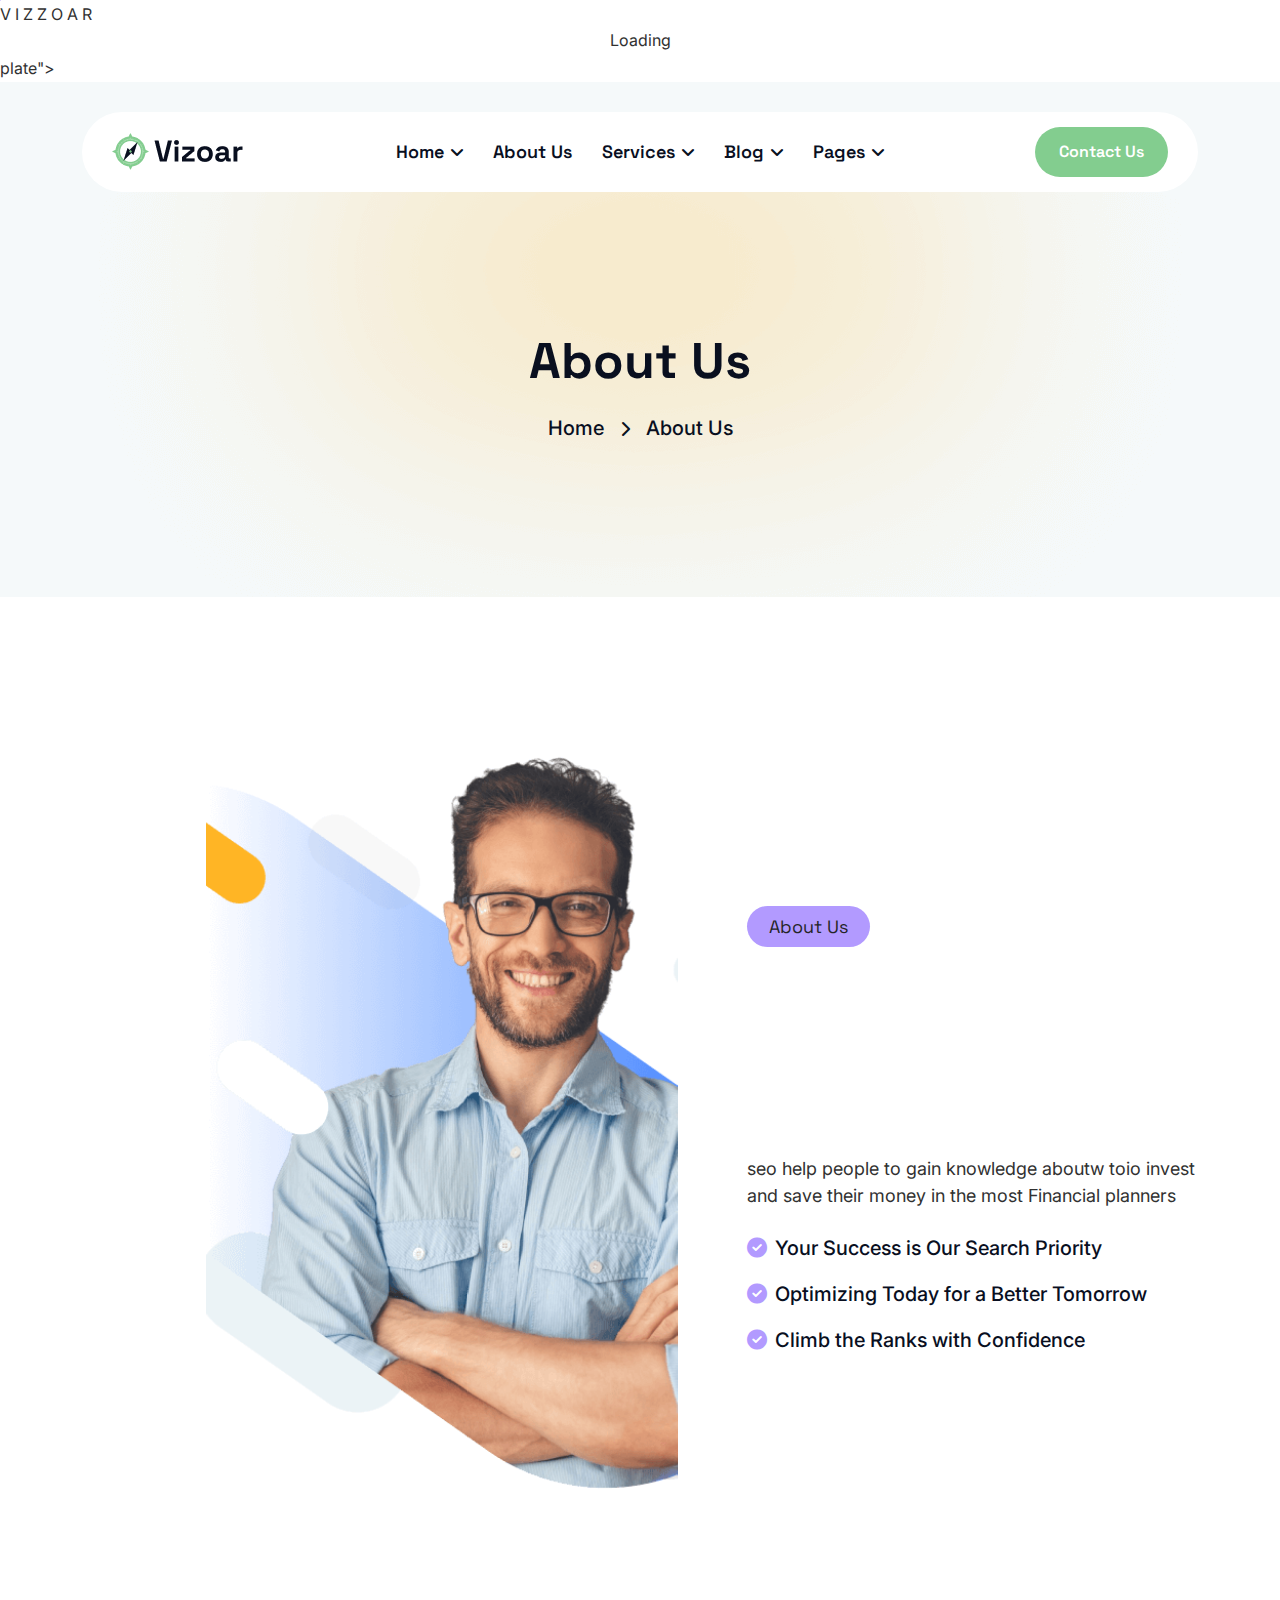
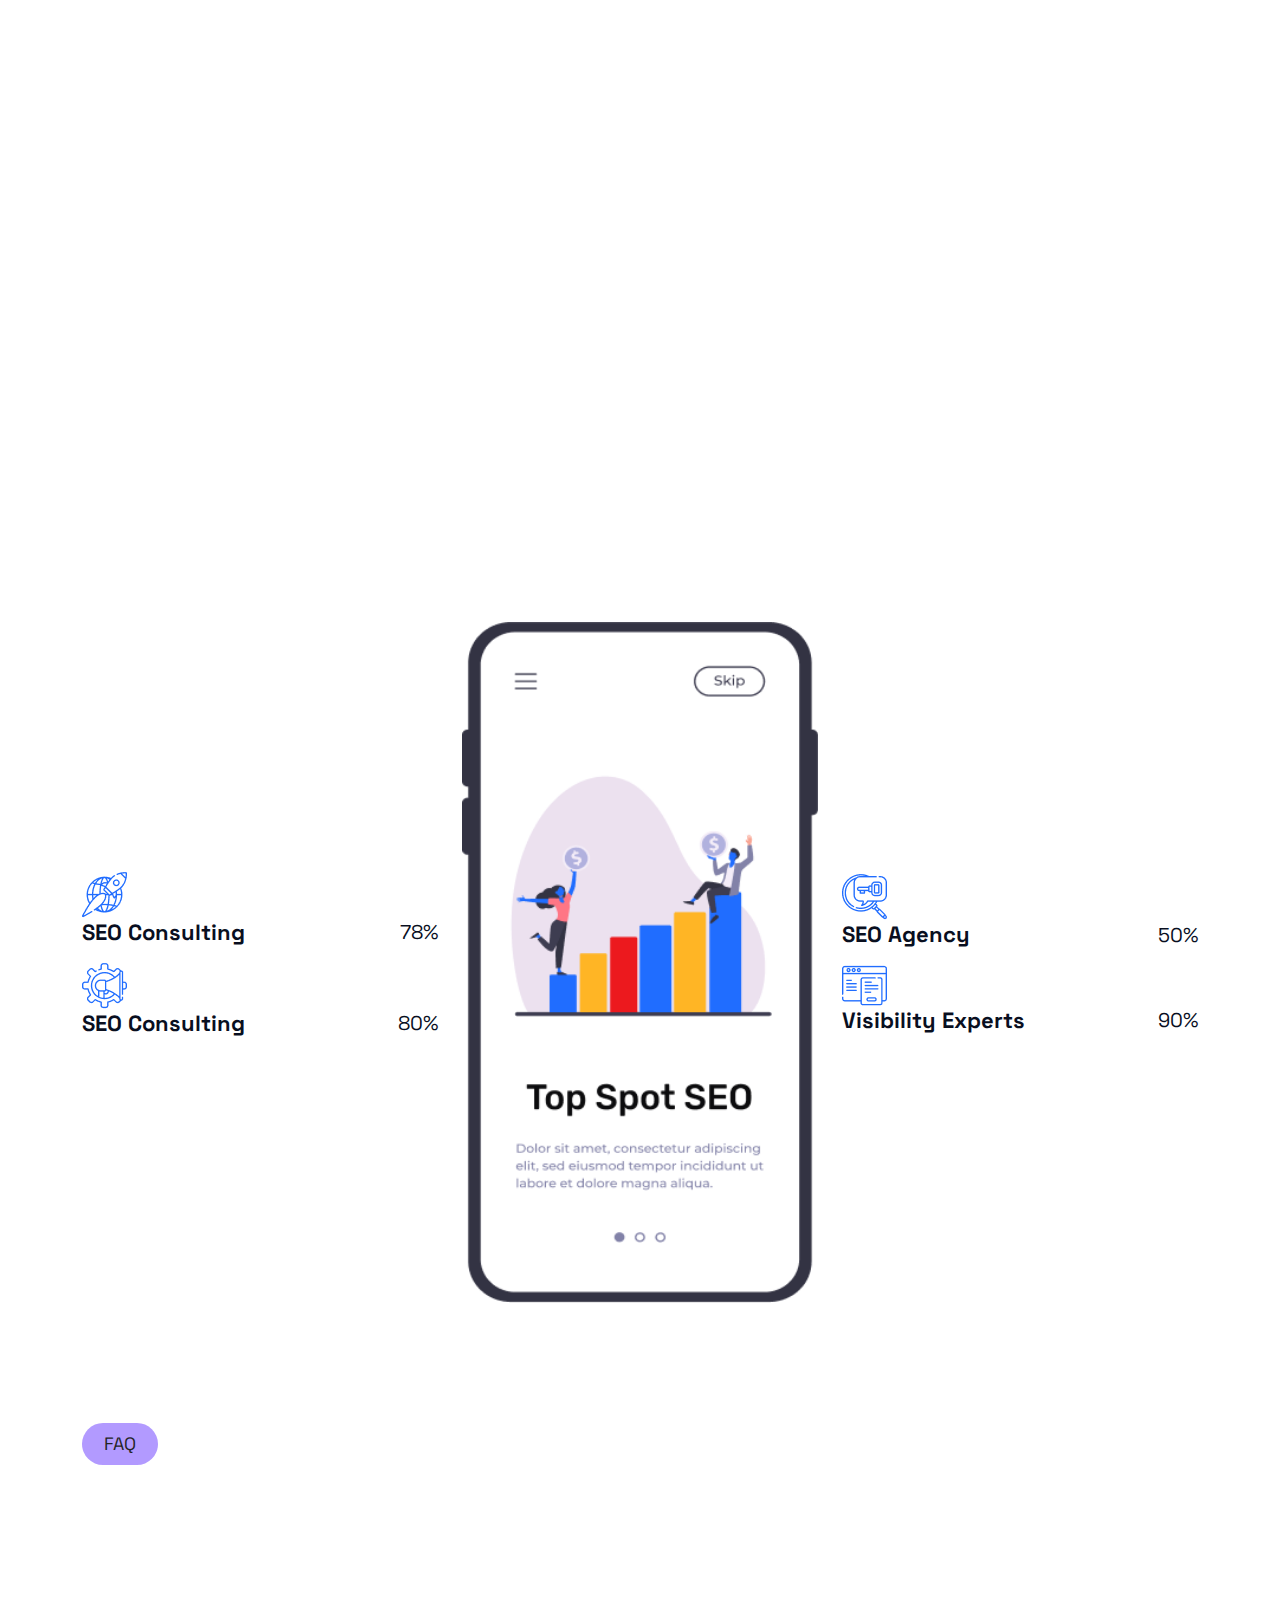
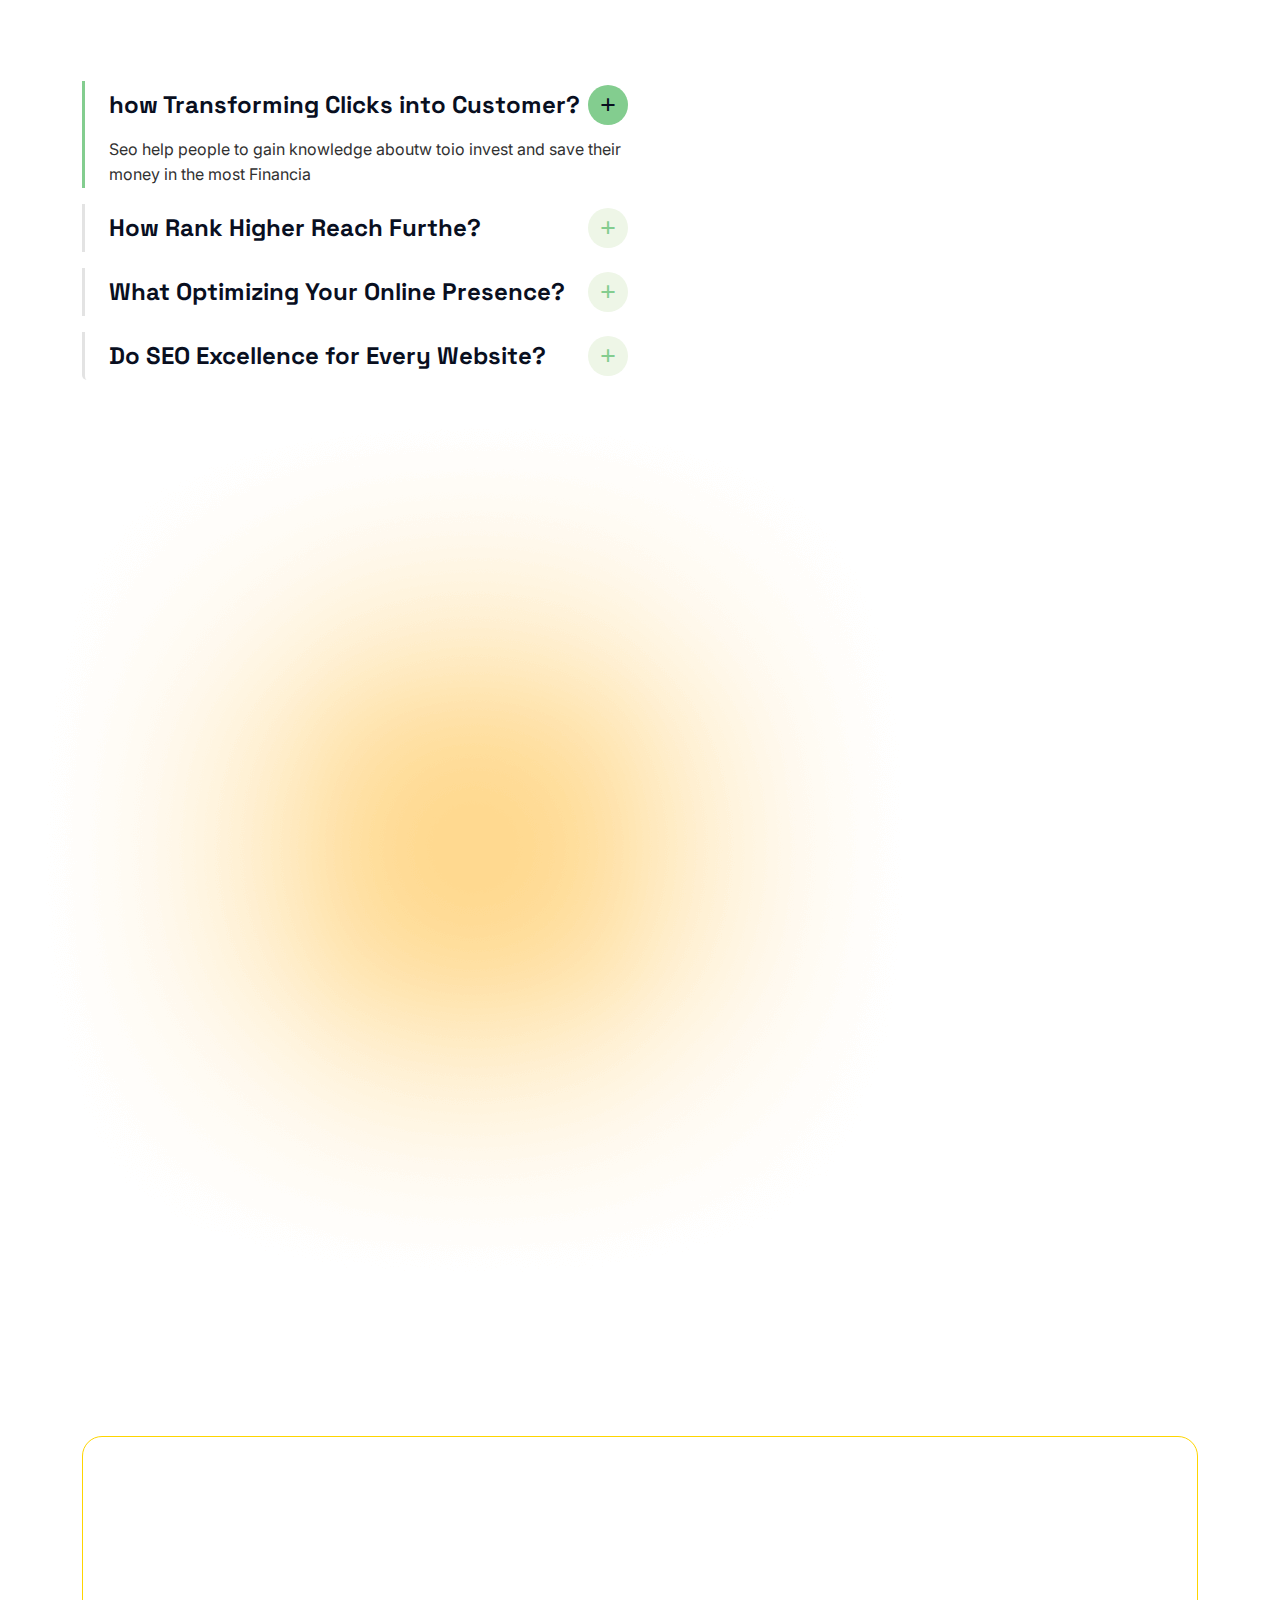
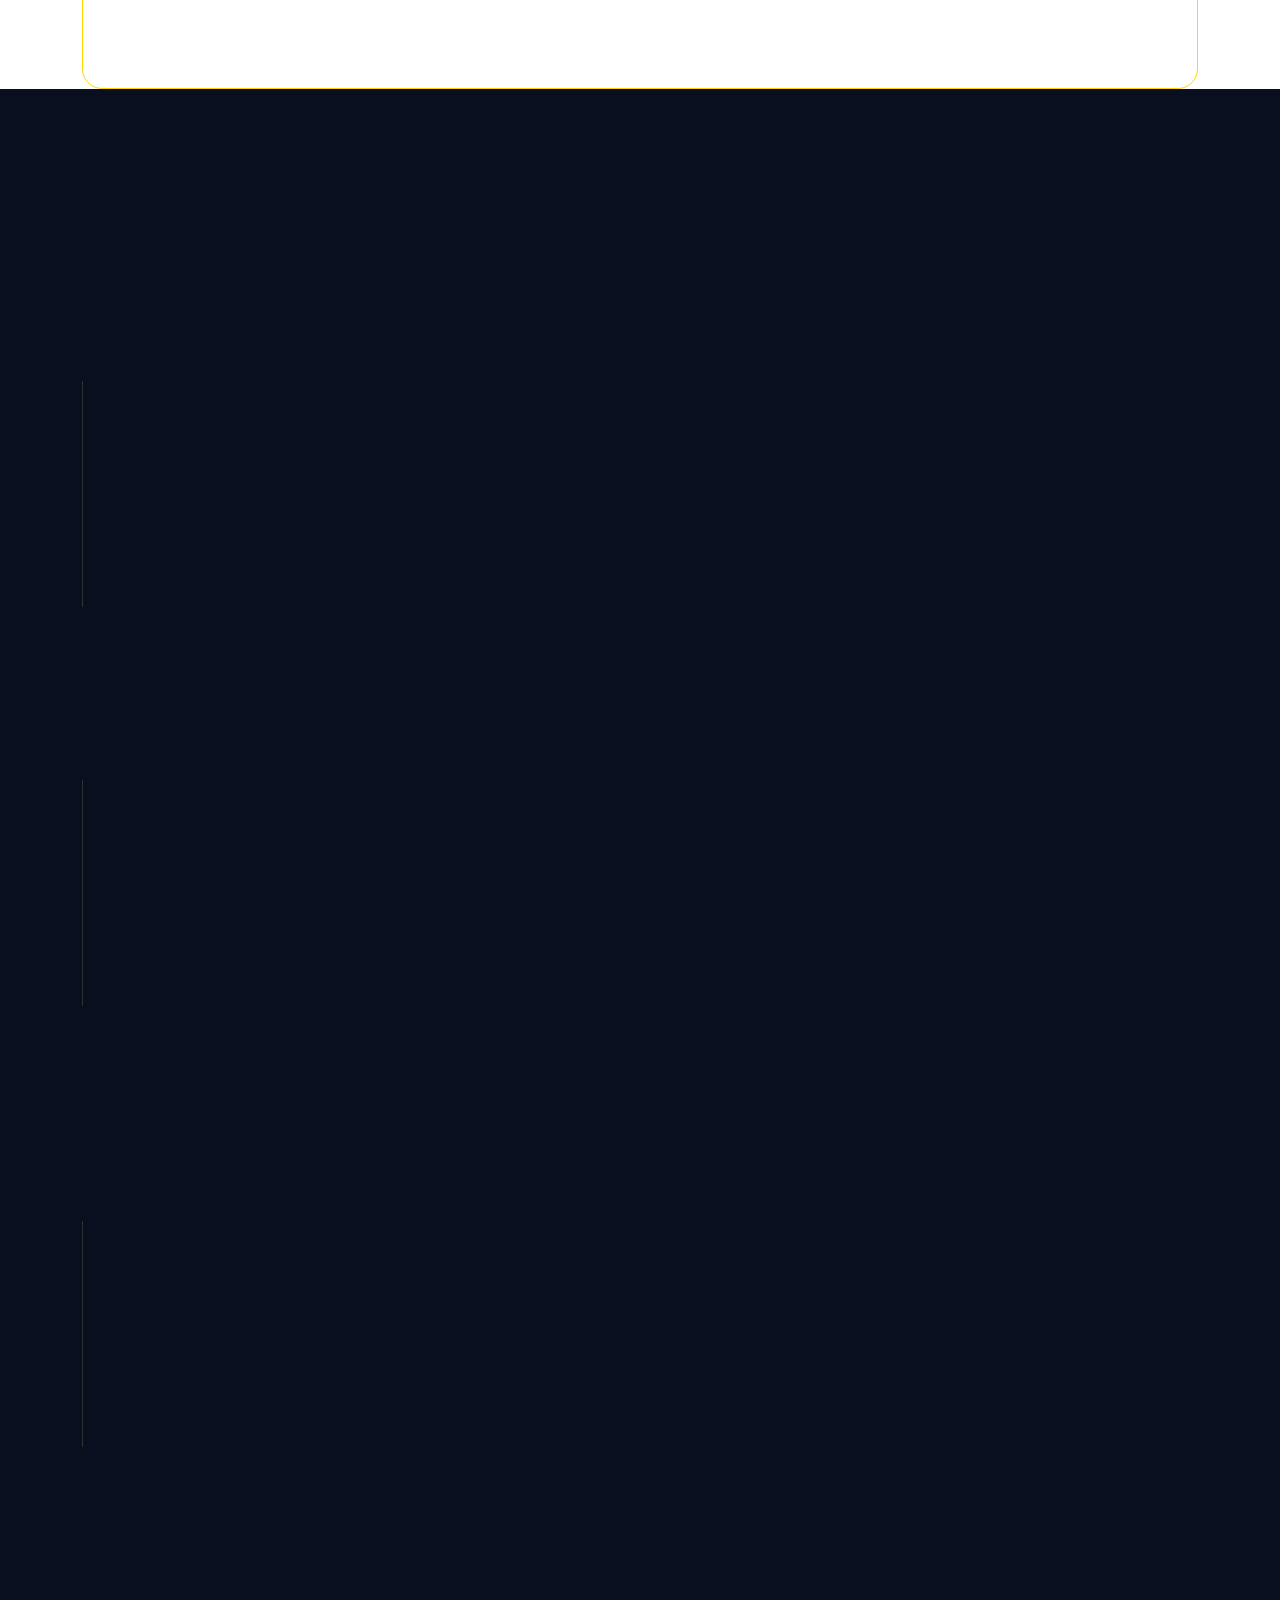
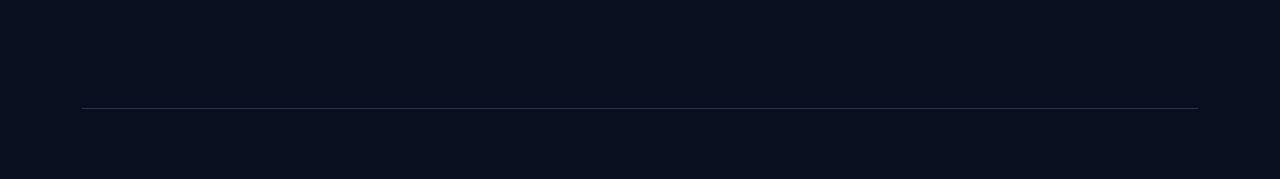
<file: about.html>
<!DOCTYPE html>
<html lang="en">
<!--<< Header Area >>-->

<head>
    <!-- ========== Meta Tags ========== -->
    <meta charset="UTF-8">
    <meta http-equiv="X-UA-Compatible" content="IE=edge">
    <meta name="viewport" content="width=device-width, initial-scale=1">
    <meta name="author" content="authorName">
    <meta name="description" content="Vizoar - Immigration and Visa Consulting HTML Template">
    <!-- ======== Page title ============ -->
    <title>Vizoar - Immigration and Visa Consulting HTML Template</title>
    <!--<< Favcion >>-->
    <link rel="shortcut icon" href="assets/img/logo/favs.png">
    <!--<< Bootstrap min.css >>-->
    <link rel="stylesheet" href="assets/css/bootstrap.min.css">
    <!--<< All Min Css >>-->
    <link rel="stylesheet" href="assets/css/all.min.css">
    <!--<< Animate.css >>-->
    <link rel="stylesheet" href="assets/css/animate.css">
    <!--<< Magnific Popup.css >>-->
    <link rel="stylesheet" href="assets/css/magnific-popup.css">
    <!--<< MeanMenu.css >>-->
    <link rel="stylesheet" href="assets/css/meanmenu.css">
    <!--<< Swiper Bundle.css >>-->
    <link rel="stylesheet" href="assets/css/swiper-bundle.min.css">
    <!--<< Nice Select.css >>-->
    <link rel="stylesheet" href="assets/css/nice-select.css">
    <!--<< Main.css >>-->
    <link rel="stylesheet" href="assets/css/main.css">
</head>

<body>

    <!-- Preloader Start -->
    <meta name="description" content="Vizoar - Immigration and Visa Consulting HTML Tem<div id=" preloader"
        class="preloader">
    <div class="animation-preloader">
        <div class="spinner">
        </div>
        <div class="txt-loading">
            <span data-text-preloader="V" class="letters-loading">
                V
            </span>
            <span data-text-preloader="I" class="letters-loading">
                I
            </span>
            <span data-text-preloader="Z" class="letters-loading">
                Z
            </span>
            <span data-text-preloader="Z" class="letters-loading">
                Z
            </span>
            <span data-text-preloader="O" class="letters-loading">
                O
            </span>
            <span data-text-preloader="A" class="letters-loading">
                A
            </span>
            <span data-text-preloader="R" class="letters-loading">
                R
            </span>
        </div>
        <p class="text-center">Loading</p>
    </div>
    <div class="loader">
        <div class="row">
            <div class="col-3 loader-section section-left">
                <div class="bg"></div>
            </div>
            <div class="col-3 loader-section section-left">
                <div class="bg"></div>
            </div>
            <div class="col-3 loader-section section-right">
                <div class="bg"></div>
            </div>
            <div class="col-3 loader-section section-right">
                <div class="bg"></div>
            </div>
        </div>
    </div>
    </div>plate">

    <!-- Start Cursor Pointer -->
    <div class="mouse-follower">
        <span class="cursor-outline"></span>
        <span class="cursor-dot"></span>
    </div>
    <!-- End Cursor Pointer -->

    <!-- Offcanvas Area Start -->
    <div class="fix-area">
        <div class="offcanvas__info">
            <div class="offcanvas__wrapper">
                <div class="offcanvas__content">
                    <div class="offcanvas__top mb-4 d-flex justify-content-between align-items-center">
                        <div class="offcanvas__logo">
                            <a href="index.html">
                                <img src="assets/img/logo/logo.png" alt="logo-img">
                            </a>
                        </div>
                        <div class="offcanvas__close">
                            <button>
                                <i class="fas fa-times"></i>
                            </button>
                        </div>
                    </div>
                    <div class="mobile-menu fix mb-3"></div>
                    <div class="offcanvas__contact">
                        <h4>Contact Info</h4>
                        <ul>
                            <li class="d-flex align-items-center">
                                <div class="offcanvas__contact-icon">
                                    <i class="fal fa-map-marker-alt"></i>
                                </div>
                                <div class="offcanvas__contact-text">
                                    <a target="_blank" href="#">4517 Washington Ave. Manchester, Kentucky 39495</a>
                                </div>
                            </li>
                            <li class="d-flex align-items-center">
                                <div class="offcanvas__contact-icon mr-15">
                                    <i class="fal fa-envelope"></i>
                                </div>
                                <div class="offcanvas__contact-text">
                                    <a href="mailto:info@example.com"><span
                                            class="mailto:info@example.com">info@example.com</span></a>
                                </div>
                            </li>
                            <li class="d-flex align-items-center">
                                <div class="offcanvas__contact-icon mr-15">
                                    <i class="fal fa-clock"></i>
                                </div>
                                <div class="offcanvas__contact-text">
                                    <a target="_blank" href="#">Sun-friday, 02am -09pm</a>
                                </div>
                            </li>
                            <li class="d-flex align-items-center">
                                <div class="offcanvas__contact-icon mr-15">
                                    <i class="far fa-phone"></i>
                                </div>
                                <div class="offcanvas__contact-text">
                                    <a href="tel:+11002345909">012 345 678 9101</a>
                                </div>
                            </li>
                        </ul>
                        <div class="header-button mt-4">
                            <a href="contact.html" class="theme-btn p2-bg text-center">
                                <span>
                                    Get A Quote
                                    <span class="ani-arrow">
                                        <i class="fa-solid fa-arrow-right-long"></i>
                                    </span>
                                </span>
                            </a>
                        </div>
                        <div class="social-icon d-flex align-items-center">
                            <a href="#"><i class="fab fa-facebook-f"></i></a>
                            <a href="#"><i class="fab fa-twitter"></i></a>
                            <a href="#"><i class="fab fa-youtube"></i></a>
                            <a href="#"><i class="fab fa-linkedin-in"></i></a>
                        </div>
                    </div>
                </div>
            </div>
        </div>
    </div>
    <div class="offcanvas__overlay"></div>

    <!-- Header Section Start -->
    <header id="header-sticky" class="header-1 header-inner cmn-bg2">
        <div class="container">
            <div class="mega-menu-wrapper">
                <div class="header-main style-2">
                    <div class="header-left">
                        <div class="logo">
                            <a href="index.html" class="header-logo">
                                <img src="assets/img/logo/logo.png" alt="logo-img">
                            </a>
                        </div>
                    </div>
                    <div class="header-right d-flex justify-content-end align-items-center">
                        <div class="mean__menu-wrapper">
                            <div class="main-menu">
                                <nav id="mobile-menu">
                                    <ul>
                                        <li class="has-dropdown active menu-thumb">
                                            <a href="index.html">
                                                Home
                                                <i class="fas fa-angle-down"></i>
                                            </a>
                                            <ul class="submenu has-homemenu">
                                                <li>
                                                    <div class="homemenu-items">
                                                        <div class="homemenu">
                                                            <div class="homemenu-thumb">
                                                                <img src="assets/img/header/home-1.jpg" alt="img">
                                                                <div class="demo-button">
                                                                    <a href="index.html" class="theme-btn p5-bg">
                                                                        <span>Home 01</span>
                                                                    </a>
                                                                </div>
                                                            </div>
                                                            <div class="homemenu-content text-center">
                                                                <h4 class="homemenu-title">
                                                                    <a href="index.html">Home Version 01</a>
                                                                </h4>
                                                            </div>
                                                        </div>
                                                        <div class="homemenu">
                                                            <div class="homemenu-thumb mb-15">
                                                                <img src="assets/img/header/home-2.jpg" alt="img">
                                                                <div class="demo-button">
                                                                    <a href="index2.html" class="theme-btn p5-bg">
                                                                        <span>Home 02</span>
                                                                    </a>
                                                                </div>
                                                            </div>
                                                            <div class="homemenu-content text-center">
                                                                <h4 class="homemenu-title">
                                                                    <a href="index2.html">Home Version 02</a>
                                                                </h4>
                                                            </div>
                                                        </div>
                                                    </div>
                                                </li>
                                            </ul>
                                        </li>
                                        <li>
                                            <a href="about.html">About Us</a>
                                        </li>
                                        <li>
                                            <a href="news.html">
                                                Services
                                                <i class="fas fa-angle-down"></i>
                                            </a>
                                            <ul class="submenu">
                                                <li><a href="service.html">Services</a></li>
                                                <li><a href="service-details.html">Services Details</a></li>
                                            </ul>
                                        </li>

                                        <li>
                                            <a href="news.html">
                                                Blog
                                                <i class="fas fa-angle-down"></i>
                                            </a>
                                            <ul class="submenu">
                                                <li><a href="blog.html">Blog</a></li>
                                                <li><a href="blog-details.html">Blog Details</a></li>
                                            </ul>
                                        </li>
                                        <li class="has-dropdown">
                                            <a href="news.html">
                                                Pages
                                                <i class="fas fa-angle-down"></i>
                                            </a>
                                            <ul class="submenu">
                                                <li><a href="about.html">About Us</a></li>
                                                <li><a href="pricing.html">Pricing</a></li>
                                            </ul>
                                        </li>

                                    </ul>
                                </nav>
                            </div>
                        </div>
                        <a href="#0" class="search-trigger search-icon d-xl-none d-block"><i
                                class="fal fa-search"></i></a>
                        <div class="header-btn d-xl-none d-block">
                            <a href="contact.html"
                                class="common-btn box-style first-box d-inline-flex justify-content-center align-items-center gap-xxl-2 gap-2 fs18 fw-semibold white overflow-hidden p1-bg rounded100 wow fadeInRight">
                                Contact
                            </a>
                        </div>
                        <div class="header__hamburger d-xl-none my-auto">
                            <div class="sidebar__toggle">
                                <img src="assets/img/icon/menu.png" alt="icon">
                            </div>
                        </div>
                    </div>
                    <div class="header-btn d-xl-block d-none">
                        <a href="contact.html"
                            class="common-btn box-style first-box d-inline-flex justify-content-center align-items-center gap-xxl-2 gap-2 fs18 fw-semibold white overflow-hidden p1-bg rounded100">
                            Contact Us
                        </a>
                    </div>
                </div>
            </div>
        </div>
    </header>

    <!-- Banner Section Start -->
    <section class="breadcrumb-section position-relative fix cmn-bg2">
        <div class="container">
            <div class="bread-content text-center">
                <h2 class="black mb-lg-4 mb-3">About Us</h2>
                <ul class="d-flex align-items-center gap-3 justify-content-center">
                    <li>
                        <a href="#">Home</a>
                    </li>
                    <li><i class="fa-solid fa-chevron-right"></i></li>
                    <li>About Us</li>
                </ul>
            </div>
        </div>
        <!-- Element -->
        <img src="assets/img/element/inner-element.png" alt="img" class="inner-element">
    </section>
    <!-- Banner Section Start -->

    <!-- About Section Start -->
    <section class="about-section space-top fix">
        <div class="container">
            <div class="row g-4 align-items-center flex-row-reverse">
                <div class="col-lg-5">
                    <div class="about-content">
                        <div class="section-title mb-4">
                            <span class="cmn-tag p3-bg heading-font">About Us</span>
                            <h2 class="wow fadeInUp black visible-slowly-right" data-wow-delay=".3s">
                                SEO Solutions for
                                Deliver Results
                                Online
                            </h2>
                        </div>
                        <p class="fs-six pra mb-4">
                            seo help people to gain knowledge aboutw toio invest and save their money in the most
                            Financial planners
                        </p>
                        <ul class="about-list d-flex flex-column gap-3">
                            <li class="d-flex align-items-center gap-lg-2 gap-1 fs-five fw-medium n900-clr">
                                <i class="fa-solid fa-circle-check p3-clr"></i> Your Success is Our Search Priority
                            </li>
                            <li class="d-flex align-items-center gap-lg-2 gap-1 fs-five fw-medium n900-clr">
                                <i class="fa-solid fa-circle-check p3-clr"></i> Optimizing Today for a Better Tomorrow
                            </li>
                            <li class="d-flex align-items-center gap-lg-2 gap-1 fs-five fw-medium n900-clr">
                                <i class="fa-solid fa-circle-check p3-clr"></i> Climb the Ranks with Confidence
                            </li>
                        </ul>
                    </div>
                </div>
                <div class="col-lg-6">
                    <div class="about-thumb reveal-left">
                        <img src="assets/img/about/about1.png" alt="img">
                    </div>
                </div>
            </div>
        </div>
    </section>

    <!-- Category Section Start -->
    <section class="category-section fix space-top">
        <div class="container">
            <div class="category-wrappe">
                <div class="category-item wow fadeInUp" data-wow-duration="0.8s">
                    <div class="icon p3-bg radius-circle d-center"><img src="assets/img/icon/solution.png" alt="img">
                    </div>
                    <div class="cont">
                        <h4 class="black mb-2 visible-from-bottom">Simple Solution</h4>
                        <p class=" fs-six pra">seo help people to gain tom knowledge about</p>
                    </div>
                </div>
                <div class="category-item wow fadeInUp" data-wow-duration="1.2s">
                    <div class="icon p2-bg radius-circle d-center"><img src="assets/img/icon/supports.png" alt="img">
                    </div>
                    <div class="cont">
                        <h4 class="black mb-2 visible-from-bottom">24/7 Support</h4>
                        <p class=" fs-six pra">seo help people to gain tom knowledge about</p>
                    </div>
                </div>
                <div class="category-item wow fadeInUp" data-wow-duration="1.5s">
                    <div class="icon p3-bg radius-circle d-center"><img src="assets/img/icon/management.png" alt="img">
                    </div>
                    <div class="cont">
                        <h4 class="black mb-2 visible-from-bottom">Full management</h4>
                        <p class=" fs-six pra">seo help people to gain tom knowledge about</p>
                    </div>
                </div>
                <div class="category-item wow fadeInUp" data-wow-duration="1.8s">
                    <div class="icon p1-bg radius-circle d-center"><img src="assets/img/icon/oriented.png" alt="img">
                    </div>
                    <div class="cont">
                        <h4 class="black mb-2 visible-from-bottom">Client Oriented</h4>
                        <p class=" fs-six pra">seo help people to gain tom knowledge about</p>
                    </div>
                </div>
            </div>
        </div>
    </section>


    <!-- Agency SEO Section Start -->
    <section class="agency-seo-section space-top fix">
        <div class="container">
            <div class="row g-4 justify-content-between align-items-center">
                <div class="col-lg-4 col-md-4">
                    <div class="agency-inner">
                        <div class="agency-seo-items">
                            <div class="icon"><img src="assets/img/icon/consulting.png" alt="icon"></div>
                            <div class="progress-items progress-area">
                                <div class="d-flex align-items-center justify-content-between mb-xxl-4 mb-3">
                                    <h4 class="black">SEO Consulting</h4>
                                    <h5 class="black fw-normal progress-value">78%</h5>
                                </div>
                                <div class="bar-bg">
                                    <div class="progress-bar" aria-valuenow="78" role="progressbar" aria-valuemin="0"
                                        aria-valuemax="100"></div>
                                </div>
                            </div>
                        </div>
                        <div class="agency-seo-items">
                            <div class="icon"><img src="assets/img/icon/agency.png" alt="icon"></div>
                            <div class="progress-items progress-area">
                                <div class="d-flex align-items-center justify-content-between mb-xxl-4 mb-3">
                                    <h4 class="black">SEO Consulting</h4>
                                    <h5 class="black fw-normal progress-value">80%</h5>
                                </div>
                                <div class="bar-bg">
                                    <div class="progress-bar" aria-valuenow="80" role="progressbar" aria-valuemin="0"
                                        aria-valuemax="100"></div>
                                </div>
                            </div>
                        </div>
                    </div>
                </div>
                <div class="col-lg-4 col-md-4">
                    <div class="agency-apps">
                        <div class="thumb"><img src="assets/img/about/skill.png" alt="img" class="w-100"></div>
                    </div>
                </div>
                <div class="col-lg-4 col-md-4">
                    <div class="agency-inner">
                        <div class="agency-seo-items">
                            <div class="icon"><img src="assets/img/icon/keyagency.png" alt="icon"></div>
                            <div class="progress-items progress-area">
                                <div class="d-flex align-items-center justify-content-between mb-xxl-4 mb-3">
                                    <h4 class="black">SEO Agency</h4>
                                    <h5 class="black fw-normal progress-value">50%</h5>
                                </div>
                                <div class="bar-bg">
                                    <div class="progress-bar" aria-valuenow="50" role="progressbar" aria-valuemin="0"
                                        aria-valuemax="100"></div>
                                </div>
                            </div>
                        </div>
                        <div class="agency-seo-items">
                            <div class="icon"><img src="assets/img/icon/visibiliti.png" alt="icon"></div>
                            <div class="progress-items progress-area">
                                <div class="d-flex align-items-center justify-content-between mb-xxl-4 mb-3">
                                    <h4 class="black">Visibility Experts</h4>
                                    <h5 class="black fw-normal progress-value">90%</h5>
                                </div>
                                <div class="bar-bg">
                                    <div class="progress-bar" aria-valuenow="90" role="progressbar" aria-valuemin="0"
                                        aria-valuemax="100"></div>
                                </div>
                            </div>
                        </div>
                    </div>
                </div>
            </div>
        </div>
    </section>

    <!-- Faq Section Start -->
    <section class="faq-section section-padding fix">
        <div class="container">
            <div class="row g-4 justify-content-between align-items-end">
                <div class="col-lg-6">
                    <div class="section-title mb-4 pb-lg-2">
                        <span class="cmn-tag p3-bg heading-font">FAQ</span>
                        <h2 class="wow fadeInUp black visible-slowly-right" data-wow-delay=".3s">
                            Achieve Higher Rankings with Us That Work
                        </h2>
                    </div>
                    <div class="accordion border-0 d-flex flex-column gap-xxl-4 gap-3" id="accordionExample">
                        <div class="accordion-item">
                            <div class="accordion-header" id="headingOne">
                                <button class="accordion-button" type="button" data-bs-toggle="collapse"
                                    data-bs-target="#collapseOne" aria-expanded="true" aria-controls="collapseOne">
                                    how Transforming Clicks into Customer?
                                </button>
                                <div id="collapseOne" class="accordion-collapse collapse show"
                                    aria-labelledby="headingOne" data-bs-parent="#accordionExample">
                                    <div class="accordion-body">
                                        <p>Seo help people to gain knowledge aboutw toio invest and save their money in
                                            the most Financia</p>
                                    </div>
                                </div>
                            </div>
                        </div>
                        <div class="accordion-item">
                            <div class="accordion-header" id="headingTwo">
                                <button class="accordion-button collapsed" type="button" data-bs-toggle="collapse"
                                    data-bs-target="#collapseTwo" aria-expanded="false" aria-controls="collapseTwo">
                                    How Rank Higher Reach Furthe?
                                </button>
                                <div id="collapseTwo" class="accordion-collapse collapse" aria-labelledby="headingTwo"
                                    data-bs-parent="#accordionExample">
                                    <div class="accordion-body">
                                        <p>Seo help people to gain knowledge aboutw toio invest and save their money in
                                            the most Financia</p>
                                    </div>
                                </div>
                            </div>
                        </div>
                        <div class="accordion-item">
                            <div class="accordion-header" id="headingThree">
                                <button class="accordion-button collapsed" type="button" data-bs-toggle="collapse"
                                    data-bs-target="#collapseThree" aria-expanded="false" aria-controls="collapseThree">
                                    What Optimizing Your Online Presence?
                                </button>
                                <div id="collapseThree" class="accordion-collapse collapse"
                                    aria-labelledby="headingThree" data-bs-parent="#accordionExample">
                                    <div class="accordion-body">
                                        <p>Seo help people to gain knowledge aboutw toio invest and save their money in
                                            the most Financia</p>
                                    </div>
                                </div>
                            </div>
                        </div>
                        <div class="accordion-item">
                            <div class="accordion-header" id="headingfour">
                                <button class="accordion-button collapsed" type="button" data-bs-toggle="collapse"
                                    data-bs-target="#collapsefour" aria-expanded="false" aria-controls="collapsefour">
                                    Do SEO Excellence for Every Website?
                                </button>
                                <div id="collapsefour" class="accordion-collapse collapse" aria-labelledby="headingfour"
                                    data-bs-parent="#accordionExample">
                                    <div class="accordion-body">
                                        <p>Seo help people to gain knowledge aboutw toio invest and save their money in
                                            the most Financia</p>
                                    </div>
                                </div>
                            </div>
                        </div>
                    </div>
                </div>
                <div class="col-lg-5">
                    <div class="counter-wrap ps-xxl-5">
                        <div class="counter-items box-style first-box wow fadeIn" data-wow-delay="0.4s">
                            <div class="content">
                                <h2><span class="count">4000</span>+</h2>
                                <p>Team member</p>
                            </div>
                        </div>
                        <div class="counter-items box-style first-box wow fadeIn" data-wow-delay="0.5s">
                            <div class="content">
                                <h2><span class="count">40</span>+</h2>
                                <p>Winning award</p>
                            </div>
                        </div>
                        <div class="counter-items box-style first-box wow fadeIn" data-wow-delay="0.6s">
                            <div class="content">
                                <h2><span class="count">80</span>k+</h2>
                                <p>Client review</p>
                            </div>
                        </div>
                        <div class="counter-items box-style first-box wow fadeIn" data-wow-delay="0.7s">
                            <div class="content">
                                <h2><span class="count">105</span>+</h2>
                                <p>Complete project</p>
                            </div>
                        </div>
                    </div>
                </div>
            </div>
        </div>
        <!-- Eleme3nt -->
        <img src="assets/img/element/counter-bg.png" alt="img" class="faq-bg">
    </section>

    <!--<< Newsletter Section Start >>-->
    <div class="newsletter-section position-relative fix">
        <div class="container">
            <div class="newsletter-wrap">
                <div class="newsletter-content d-flex align-items-center wow fadeInLeft">
                    <img src="assets/img/icon/email-icon.png" alt="img">
                    <h2 class="white">Subscribe Our <br> Newsletter</h2>
                </div>
                <form action="#" class="wow fadeInDown">
                    <input type="email" placeholder="Enter your email...">
                    <button type="button" class="subscribe">Subscribe Now</button>
                </form>
            </div>
        </div>
    </div>

    <!--<< Footer Section Start >>-->
    <footer class="footer-section blackbg fix">
        <div class="container">
            <div class="footer-widgets-wrapper">
                <div class="single-footer-widget footer-widgets-pragraph wow fadeInUp" data-wow-delay="0.4s">
                    <div class="widget-head">
                        <a href="index.html">
                            <img src="assets/img/logo/logo-white.png" alt="logo-img">
                        </a>
                    </div>
                    <div class="footer-content">
                        <p class="pra2">
                            Seo help people to gain knowledge aboutw toio invest and save their money in the most
                            Financia
                        </p>
                        <div class="social-wrapper d-flex align-items-center">
                            <a href="#" class=" black"><i class="fab fa-facebook-f"></i></a>
                            <a href="#" class=" black"><i class="fa-brands fa-linkedin-in"></i></a>
                            <a href="#" class=" black"><i class="fab fa-instagram"></i></a>
                            <a href="#" class=" black"><i class="fa-brands fa-x"></i></a>
                        </div>
                    </div>
                </div>
                <div class="widgets-line"></div>
                <div class="single-footer-widget wow fadeInUp" data-wow-delay="0.5s">
                    <div class="widget-head">
                        <h3>Legal</h3>
                    </div>
                    <ul class="list-area">
                        <li>
                            <a href="#">
                                Terms of Service
                            </a>
                        </li>
                        <li>
                            <a href="#">
                                Privacy Policy / GDPR
                            </a>
                        </li>
                        <li>
                            <a href="#">
                                Cookie Policy
                            </a>
                        </li>
                    </ul>
                </div>
                <div class="widgets-line"></div>
                <div class="single-footer-widget style-margin wow fadeInUp" data-wow-delay="0.6s">
                    <div class="widget-head">
                        <h3>Useful Link</h3>
                    </div>
                    <ul class="list-area">
                        <li>
                            <a href="blog.html">
                                Latest News
                            </a>
                        </li>
                        <li>
                            <a href="contact.html">
                                Careers
                            </a>
                        </li>
                        <li>
                            <a href="pricing.html">
                                General Inquiries
                            </a>
                        </li>
                        <li>
                            <a href="blog-details.html">
                                Case Studies
                            </a>
                        </li>
                    </ul>
                </div>
                <div class="widgets-line"></div>
                <div class="single-footer-widget style-margin wow fadeInUp" data-wow-delay="0.7s">
                    <div class="widget-head">
                        <h3 class="text-white">Contact</h3>
                    </div>
                    <ul class="footer-info">
                        <li><a href="#">+880 123 45 67 89</a></li>
                        <li><a href="#">yourmail@gmail.com</a></li>
                        <li>1212, The Veg Street</li>
                    </ul>
                </div>
            </div>
        </div>
        <div class="footer-bottom">
            <div class="container">
                <div
                    class="footer-wrapper d-flex flex-md-nowrap flex-wrap gap-2 align-items-center justify-content-md-between justify-content-center text-md-start text-center">
                    <p class="cmn-white wow fadeInLeft body-font fs-five" data-wow-delay=".3s">
                        &copy; SeoTop 2024 | All Rights Reserved
                    </p>
                    <ul class="footer-menu wow fadeInRight" data-wow-delay=".5s">
                        <li>
                            <a href="contact.html" class="fs-five body-font cmn-white">
                                Privacy
                            </a>
                        </li>
                        <li class="line"></li>
                        <li>
                            <a href="contact.html" class="fs-five body-font cmn-white">
                                Terms
                            </a>
                        </li>
                        <li class="line"></li>
                        <li>
                            <a href="contact.html" class="fs-five body-font cmn-white">
                                Sitemap
                            </a>
                        </li>
                        <li class="line"></li>
                        <li>
                            <a href="contact.html" class="fs-five body-font cmn-white">
                                Help
                            </a>
                        </li>
                    </ul>
                </div>
            </div>
        </div>
    </footer>


    <!-- Search Area Start -->
    <div class="search-wrap">
        <div class="search-inner">
            <i class="fas fa-times search-close" id="search-close"></i>
            <div class="search-cell">
                <form method="get">
                    <div class="search-field-holder">
                        <input type="search" class="main-search-input" placeholder="Search...">
                    </div>
                </form>
            </div>
        </div>
    </div>

    <!--<< All JS Plugins >>-->
    <script src="assets/js/jquery-3.7.1.min.js"></script>
    <!--<< Viewport Js >>-->
    <script src="assets/js/viewport.jquery.js"></script>
    <!--<< Bootstrap Js >>-->
    <script src="assets/js/bootstrap.bundle.min.js"></script>
    <!--<< Nice Select Js >>-->
    <script src="assets/js/jquery.nice-select.min.js"></script>
    <!--<< Waypoints Js >>-->
    <script src="assets/js/jquery.waypoints.js"></script>
    <!--<< Counterup Js >>-->
    <script src="assets/js/jquery.counterup.min.js"></script>
    <!--<< Swiper Slider Js >>-->
    <script src="assets/js/swiper-bundle.min.js"></script>
    <!--<< MeanMenu Js >>-->
    <script src="assets/js/jquery.meanmenu.min.js"></script>
    <!--<< Magnific Popup Js >>-->
    <script src="assets/js/jquery.magnific-popup.min.js"></script>
    <!--<< Wow Animation Js >>-->
    <script src="assets/js/wow.min.js"></script>
    <!--<< Gsap Js >>-->
    <script src="assets/js/gsap.min.js"></script>
    <!--<< Lenis Js >>-->
    <script src="assets/js/lenis.min.js"></script>
    <!--<< ScrollSmoother Js >>-->
    <script src="assets/js/scrollSmoother.js"></script>
    <!--<< ScrollTrigger Js >>-->
    <script src="assets/js/ScrollTrigger.min.js"></script>
    <!--<< Spalit Text Js >>-->
    <script src="assets/js/spilitext-gsap.js"></script>
    <!--<< Valina Tilt Js >>-->
    <script src="assets/js/vanilla-tilt.min.js"></script>
    <!--<< Main.js >>-->
    <script src="assets/js/main.js"></script>
</body>

</html>
</file>
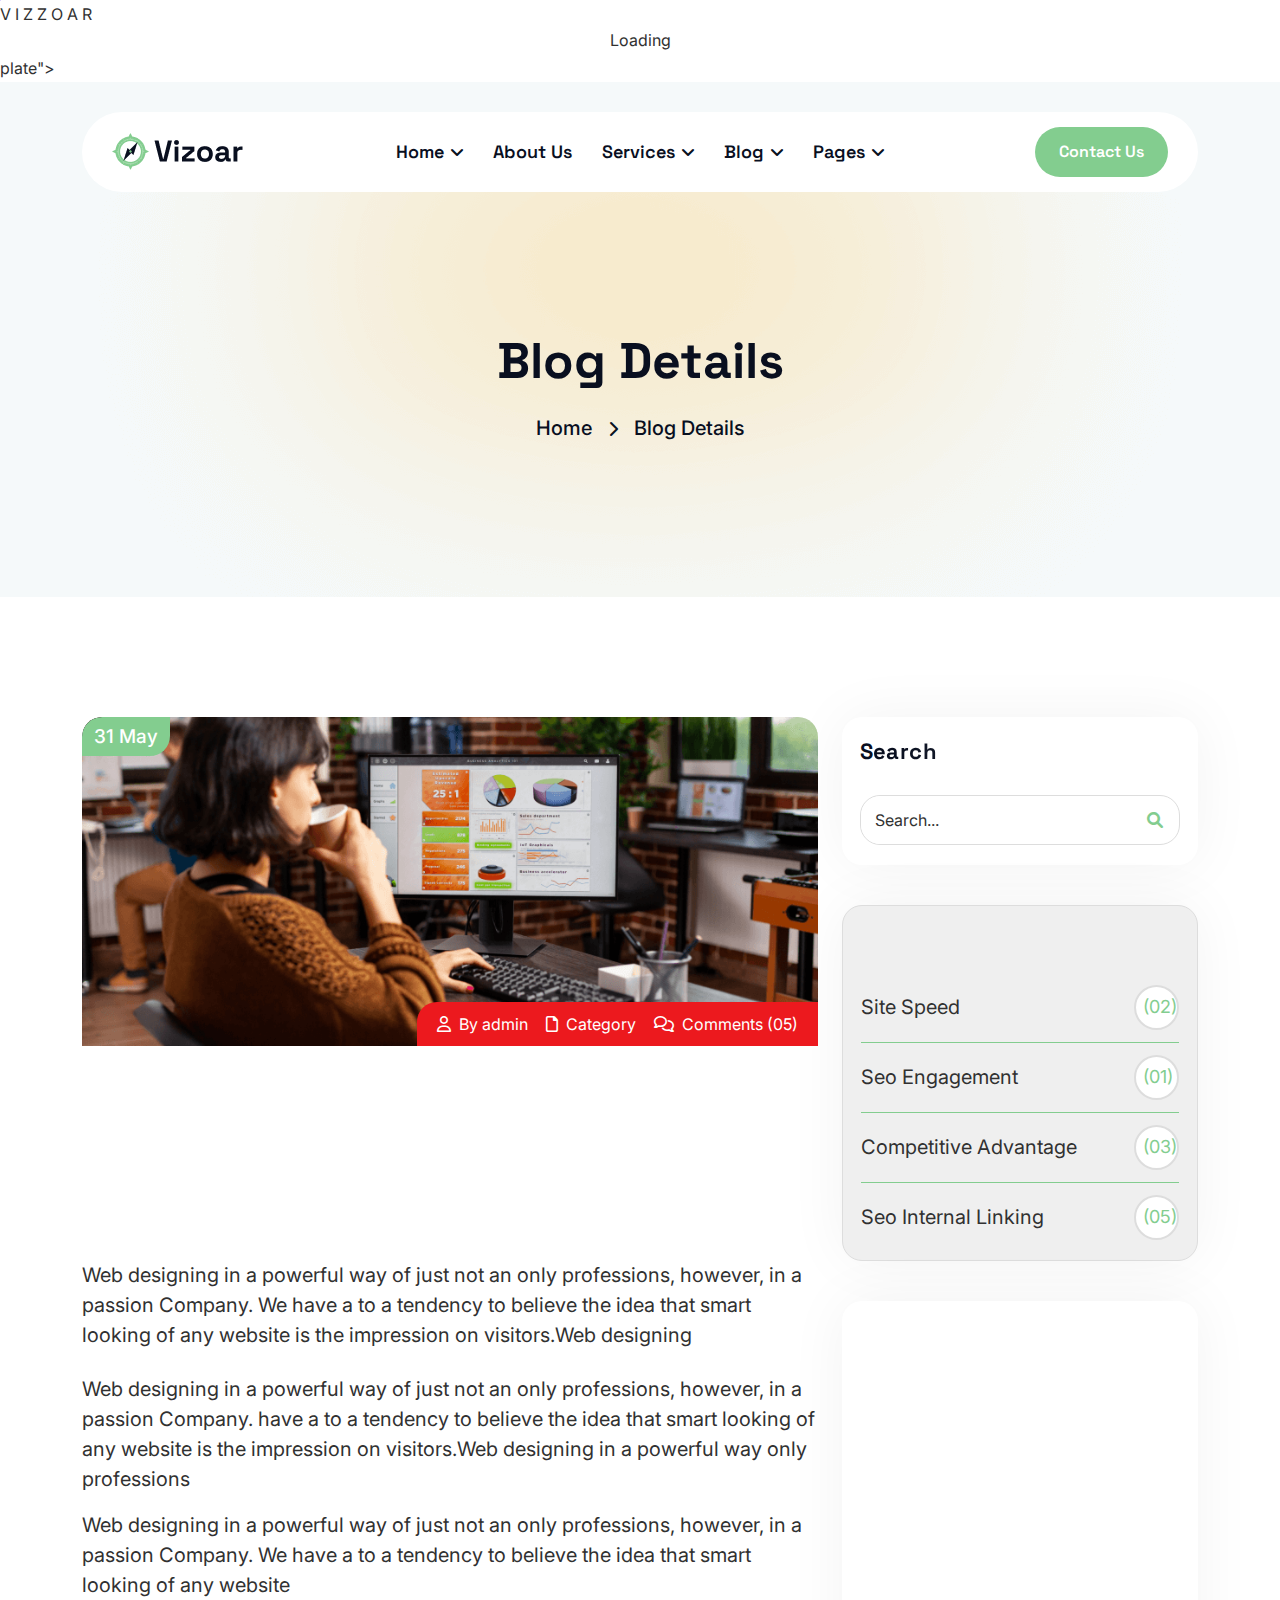
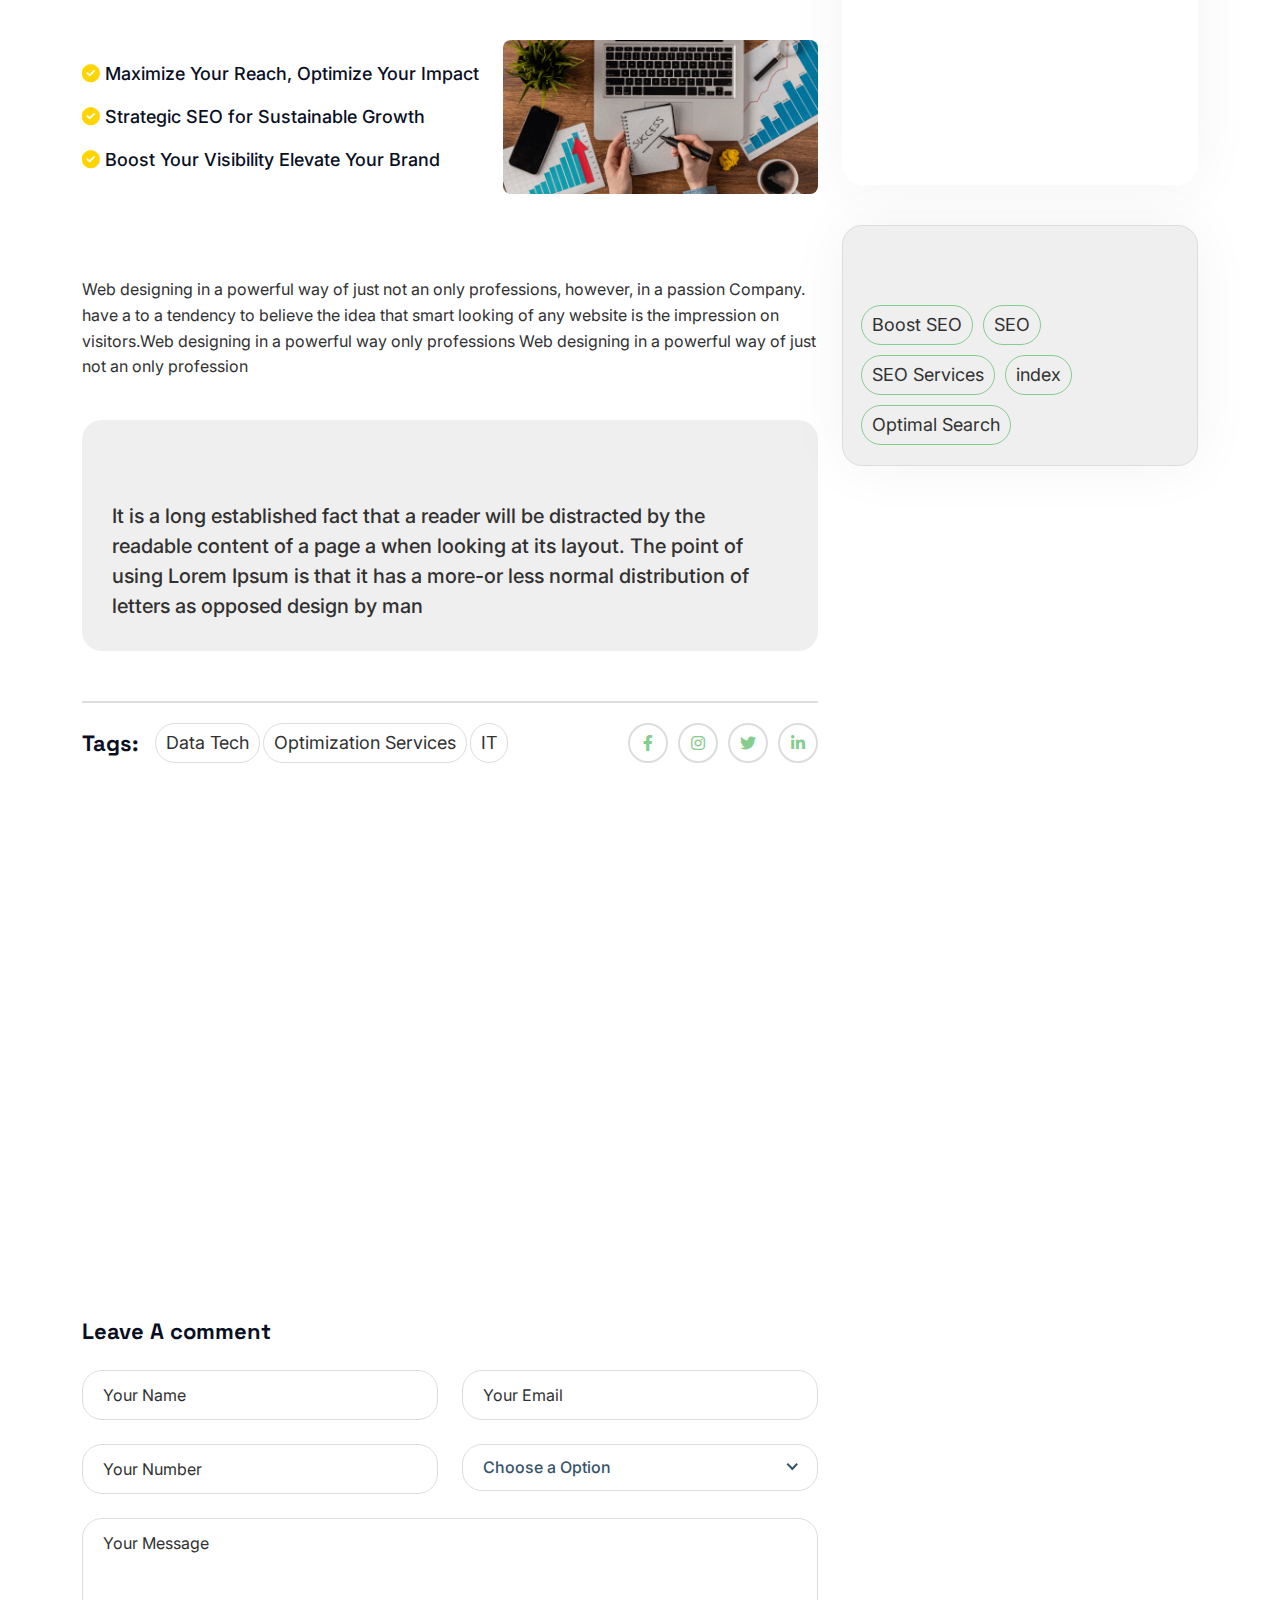
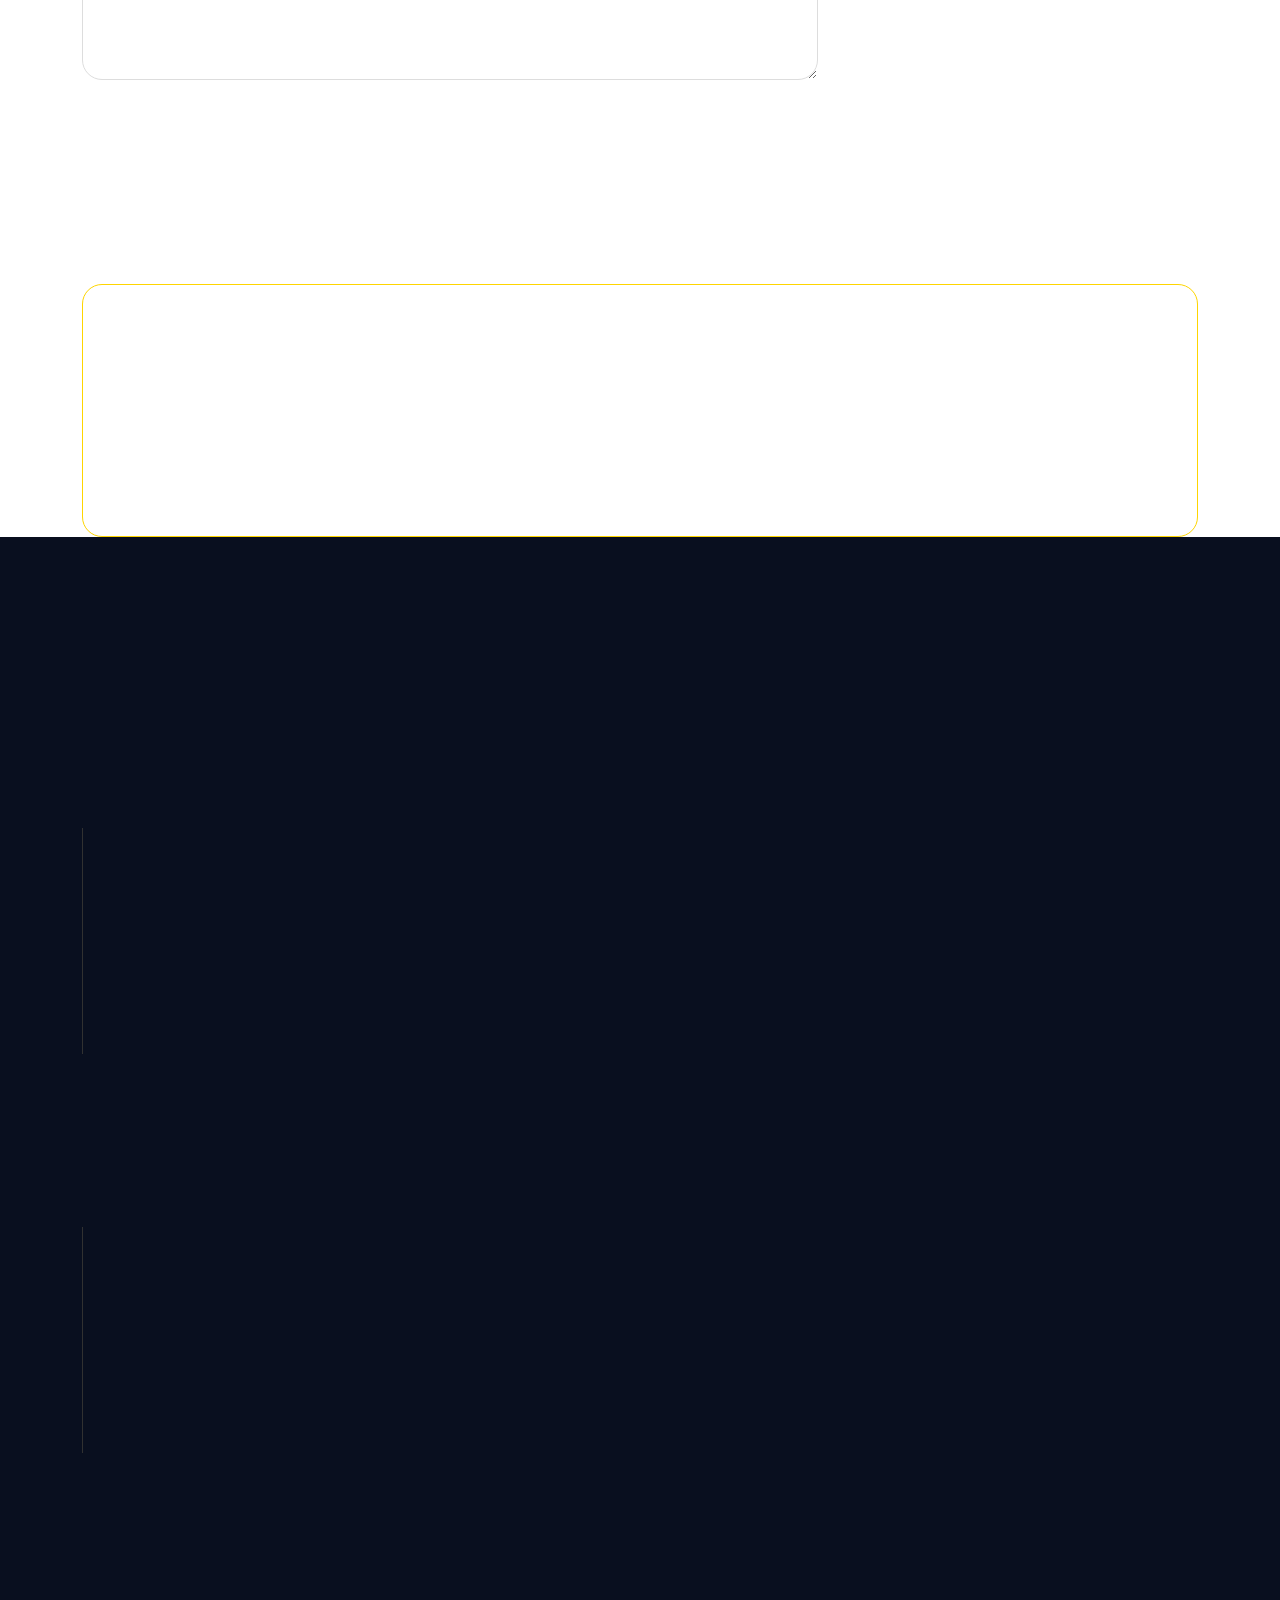
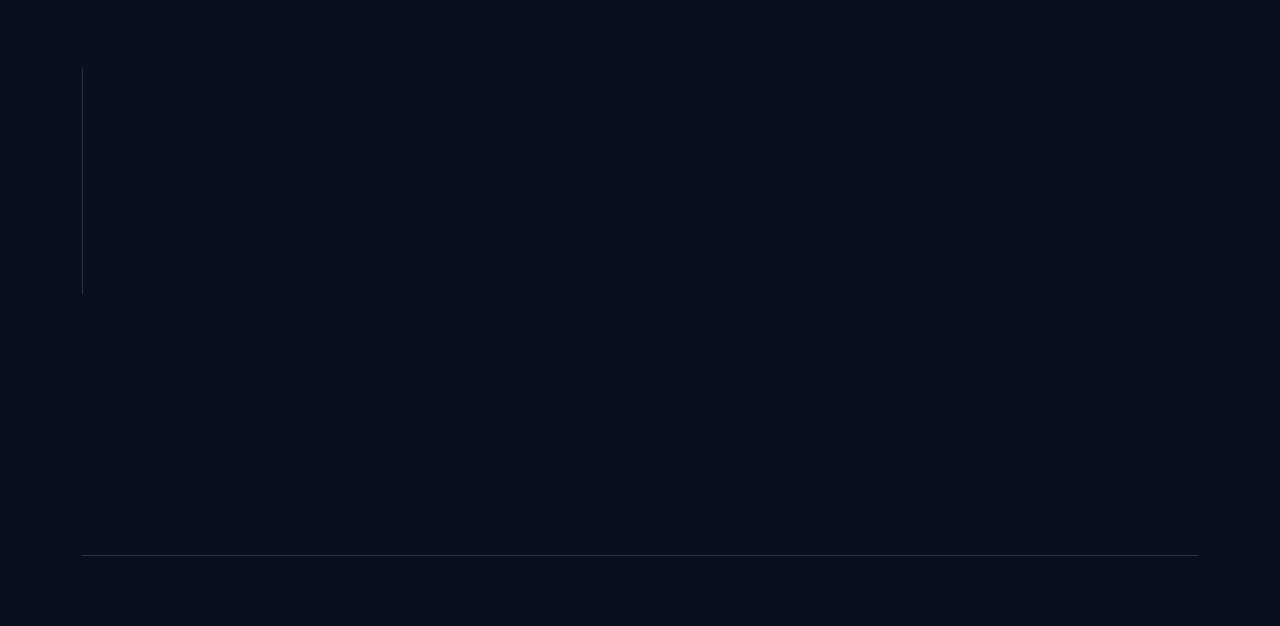
<file: blog-details.html>
<!DOCTYPE html>
<html lang="en">
<!--<< Header Area >>-->

<head>
    <!-- ========== Meta Tags ========== -->
    <meta charset="UTF-8">
    <meta http-equiv="X-UA-Compatible" content="IE=edge">
    <meta name="viewport" content="width=device-width, initial-scale=1">
    <meta name="author" content="authorName">
    <meta name="description" content="Vizoar - Immigration and Visa Consulting HTML Template">
    <!-- ======== Page title ============ -->
    <title>Vizoar - Immigration and Visa Consulting HTML Template</title>
    <!--<< Favcion >>-->
    <link rel="shortcut icon" href="assets/img/logo/favs.png">
    <!--<< Bootstrap min.css >>-->
    <link rel="stylesheet" href="assets/css/bootstrap.min.css">
    <!--<< All Min Css >>-->
    <link rel="stylesheet" href="assets/css/all.min.css">
    <!--<< Animate.css >>-->
    <link rel="stylesheet" href="assets/css/animate.css">
    <!--<< Magnific Popup.css >>-->
    <link rel="stylesheet" href="assets/css/magnific-popup.css">
    <!--<< MeanMenu.css >>-->
    <link rel="stylesheet" href="assets/css/meanmenu.css">
    <!--<< Swiper Bundle.css >>-->
    <link rel="stylesheet" href="assets/css/swiper-bundle.min.css">
    <!--<< Nice Select.css >>-->
    <link rel="stylesheet" href="assets/css/nice-select.css">
    <!--<< Main.css >>-->
    <link rel="stylesheet" href="assets/css/main.css">
</head>

<body>

    <!-- Preloader Start -->
    <meta name="description" content="Vizoar - Immigration and Visa Consulting HTML Tem<div id=" preloader"
        class="preloader">
    <div class="animation-preloader">
        <div class="spinner">
        </div>
        <div class="txt-loading">
            <span data-text-preloader="V" class="letters-loading">
                V
            </span>
            <span data-text-preloader="I" class="letters-loading">
                I
            </span>
            <span data-text-preloader="Z" class="letters-loading">
                Z
            </span>
            <span data-text-preloader="Z" class="letters-loading">
                Z
            </span>
            <span data-text-preloader="O" class="letters-loading">
                O
            </span>
            <span data-text-preloader="A" class="letters-loading">
                A
            </span>
            <span data-text-preloader="R" class="letters-loading">
                R
            </span>
        </div>
        <p class="text-center">Loading</p>
    </div>
    <div class="loader">
        <div class="row">
            <div class="col-3 loader-section section-left">
                <div class="bg"></div>
            </div>
            <div class="col-3 loader-section section-left">
                <div class="bg"></div>
            </div>
            <div class="col-3 loader-section section-right">
                <div class="bg"></div>
            </div>
            <div class="col-3 loader-section section-right">
                <div class="bg"></div>
            </div>
        </div>
    </div>
    </div>plate">

    <!-- Start Cursor Pointer -->
    <div class="mouse-follower">
        <span class="cursor-outline"></span>
        <span class="cursor-dot"></span>
    </div>
    <!-- End Cursor Pointer -->

    <!-- Offcanvas Area Start -->
    <div class="fix-area">
        <div class="offcanvas__info">
            <div class="offcanvas__wrapper">
                <div class="offcanvas__content">
                    <div class="offcanvas__top mb-4 d-flex justify-content-between align-items-center">
                        <div class="offcanvas__logo">
                            <a href="index.html">
                                <img src="assets/img/logo/logo.png" alt="logo-img">
                            </a>
                        </div>
                        <div class="offcanvas__close">
                            <button>
                                <i class="fas fa-times"></i>
                            </button>
                        </div>
                    </div>
                    <div class="mobile-menu fix mb-3"></div>
                    <div class="offcanvas__contact">
                        <h4>Contact Info</h4>
                        <ul>
                            <li class="d-flex align-items-center">
                                <div class="offcanvas__contact-icon">
                                    <i class="fal fa-map-marker-alt"></i>
                                </div>
                                <div class="offcanvas__contact-text">
                                    <a target="_blank" href="#">4517 Washington Ave. Manchester, Kentucky 39495</a>
                                </div>
                            </li>
                            <li class="d-flex align-items-center">
                                <div class="offcanvas__contact-icon mr-15">
                                    <i class="fal fa-envelope"></i>
                                </div>
                                <div class="offcanvas__contact-text">
                                    <a href="mailto:info@example.com"><span
                                            class="mailto:info@example.com">info@example.com</span></a>
                                </div>
                            </li>
                            <li class="d-flex align-items-center">
                                <div class="offcanvas__contact-icon mr-15">
                                    <i class="fal fa-clock"></i>
                                </div>
                                <div class="offcanvas__contact-text">
                                    <a target="_blank" href="#">Sun-friday, 02am -09pm</a>
                                </div>
                            </li>
                            <li class="d-flex align-items-center">
                                <div class="offcanvas__contact-icon mr-15">
                                    <i class="far fa-phone"></i>
                                </div>
                                <div class="offcanvas__contact-text">
                                    <a href="tel:+11002345909">012 345 678 9101</a>
                                </div>
                            </li>
                        </ul>
                        <div class="header-button mt-4">
                            <a href="contact.html" class="theme-btn p2-bg text-center">
                                <span>
                                    Get A Quote
                                    <span class="ani-arrow">
                                        <i class="fa-solid fa-arrow-right-long"></i>
                                    </span>
                                </span>
                            </a>
                        </div>
                        <div class="social-icon d-flex align-items-center">
                            <a href="#"><i class="fab fa-facebook-f"></i></a>
                            <a href="#"><i class="fab fa-twitter"></i></a>
                            <a href="#"><i class="fab fa-youtube"></i></a>
                            <a href="#"><i class="fab fa-linkedin-in"></i></a>
                        </div>
                    </div>
                </div>
            </div>
        </div>
    </div>
    <div class="offcanvas__overlay"></div>

    <!-- Header Section Start -->
    <header id="header-sticky" class="header-1 header-inner cmn-bg2">
        <div class="container">
            <div class="mega-menu-wrapper">
                <div class="header-main style-2">
                    <div class="header-left">
                        <div class="logo">
                            <a href="index.html" class="header-logo">
                                <img src="assets/img/logo/logo.png" alt="logo-img">
                            </a>
                        </div>
                    </div>
                    <div class="header-right d-flex justify-content-end align-items-center">
                        <div class="mean__menu-wrapper">
                            <div class="main-menu">
                                <nav id="mobile-menu">
                                    <ul>
                                        <li class="has-dropdown active menu-thumb">
                                            <a href="index.html">
                                                Home
                                                <i class="fas fa-angle-down"></i>
                                            </a>
                                            <ul class="submenu has-homemenu">
                                                <li>
                                                    <div class="homemenu-items">
                                                        <div class="homemenu">
                                                            <div class="homemenu-thumb">
                                                                <img src="assets/img/header/home-1.jpg" alt="img">
                                                                <div class="demo-button">
                                                                    <a href="index.html" class="theme-btn p5-bg">
                                                                        <span>Home 01</span>
                                                                    </a>
                                                                </div>
                                                            </div>
                                                            <div class="homemenu-content text-center">
                                                                <h4 class="homemenu-title">
                                                                    <a href="index.html">Home Version 01</a>
                                                                </h4>
                                                            </div>
                                                        </div>
                                                        <div class="homemenu">
                                                            <div class="homemenu-thumb mb-15">
                                                                <img src="assets/img/header/home-2.jpg" alt="img">
                                                                <div class="demo-button">
                                                                    <a href="index2.html" class="theme-btn p5-bg">
                                                                        <span>Home 02</span>
                                                                    </a>
                                                                </div>
                                                            </div>
                                                            <div class="homemenu-content text-center">
                                                                <h4 class="homemenu-title">
                                                                    <a href="index2.html">Home Version 02</a>
                                                                </h4>
                                                            </div>
                                                        </div>
                                                    </div>
                                                </li>
                                            </ul>
                                        </li>
                                        <li>
                                            <a href="about.html">About Us</a>
                                        </li>
                                        <li>
                                            <a href="news.html">
                                                Services
                                                <i class="fas fa-angle-down"></i>
                                            </a>
                                            <ul class="submenu">
                                                <li><a href="service.html">Services</a></li>
                                                <li><a href="service-details.html">Services Details</a></li>
                                            </ul>
                                        </li>

                                        <li>
                                            <a href="news.html">
                                                Blog
                                                <i class="fas fa-angle-down"></i>
                                            </a>
                                            <ul class="submenu">
                                                <li><a href="blog.html">Blog</a></li>
                                                <li><a href="blog-details.html">Blog Details</a></li>
                                            </ul>
                                        </li>
                                        <li class="has-dropdown">
                                            <a href="news.html">
                                                Pages
                                                <i class="fas fa-angle-down"></i>
                                            </a>
                                            <ul class="submenu">
                                                <li><a href="about.html">About Us</a></li>
                                                <li><a href="pricing.html">Pricing</a></li>
                                            </ul>
                                        </li>

                                    </ul>
                                </nav>
                            </div>
                        </div>
                        <a href="#0" class="search-trigger search-icon d-xl-none d-block"><i
                                class="fal fa-search"></i></a>
                        <div class="header-btn d-xl-none d-block">
                            <a href="contact.html"
                                class="common-btn box-style first-box d-inline-flex justify-content-center align-items-center gap-xxl-2 gap-2 fs18 fw-semibold white overflow-hidden p1-bg rounded100 wow fadeInRight">
                                Contact
                            </a>
                        </div>
                        <div class="header__hamburger d-xl-none my-auto">
                            <div class="sidebar__toggle">
                                <img src="assets/img/icon/menu.png" alt="icon">
                            </div>
                        </div>
                    </div>
                    <div class="header-btn d-xl-block d-none">
                        <a href="contact.html"
                            class="common-btn box-style first-box d-inline-flex justify-content-center align-items-center gap-xxl-2 gap-2 fs18 fw-semibold white overflow-hidden p1-bg rounded100">
                            Contact Us
                        </a>
                    </div>
                </div>
            </div>
        </div>
    </header>

    <!-- Banner Section Start -->
    <section class="breadcrumb-section position-relative fix cmn-bg2">
        <div class="container">
            <div class="bread-content text-center">
                <h2 class="black mb-lg-4 mb-3">Blog Details</h2>
                <ul class="d-flex align-items-center gap-3 justify-content-center">
                    <li>
                        <a href="index.html">Home</a>
                    </li>
                    <li><i class="fa-solid fa-chevron-right"></i></li>
                    <li>Blog Details</li>
                </ul>
            </div>
        </div>
        <!-- Element -->
        <img src="assets/img/element/inner-element.png" alt="img" class="inner-element">
    </section>
    <!-- Banner Section Start -->

    <!-- blog Section Start-->
    <section class="blog-details-section section-padding">
        <div class="container">
            <div class="row g-4">
                <div class="col-lg-8">
                    <div class="blog-details-left">
                        <div class="blog-details-box wow fadeInUp" data-wow-delay="0.4s">
                            <div class="thumb position-relative mb-xxl-4 mb-3">
                                <img src="assets/img/blog/blog-details.png" alt="img" class="w-100">
                                <span class="badge">31 May</span>
                                <ul class="comment-tag">
                                    <li><button type="button"><i class="fa-regular fa-user"></i> By admin</button></li>
                                    <li><button type="button"><i class="fa-regular fa-file"></i> Category</button></li>
                                    <li><button type="button"><i class="fa-regular fa-comments"></i> Comments
                                            (05)</button></li>
                                </ul>
                            </div>
                            <div class="content border-0 p-0">
                                <h2 class="mb-lg-4 mb-sm-3 mb-2 black visible-slowly-right">Creating high-quality
                                    relevant and
                                    engaging content</h2>
                                <p class="pra fs-five mb-xl-4 mb-3">
                                    Web designing in a powerful way of just not an only professions, however, in a
                                    passion Company. We have a to a tendency
                                    to believe the idea that smart looking of any website is the impression on
                                    visitors.Web designing
                                </p>
                                <p class="pra fs-five mb-lg-3 mb-2">
                                    Web designing in a powerful way of just not an only professions, however, in a
                                    passion Company. have a to a tendency to
                                    believe the idea that smart looking of any website is the impression on visitors.Web
                                    designing in a powerful way only
                                    professions
                                </p>
                                <p class="pra fs-five">
                                    Web designing in a powerful way of just not an only professions, however, in a
                                    passion Company. We have a to a tendency
                                    to believe the idea that smart looking of any website
                                </p>
                                <div
                                    class="maxzimize-text d-flex align-items-center flex-md-nowrap flex-wrap gap-xl-4 gap-md-3 gap-3 mb-40 mt-40">
                                    <ul class="listing fs-six fw-medium black d-flex flex-column gap-xl-3 gap-2">
                                        <li class="text-nowrap"><i class="fa-solid fa-circle-check p2-clr"></i> Maximize
                                            Your
                                            Reach, Optimize Your Impact</li>
                                        <li class="text-nowrap"><i class="fa-solid fa-circle-check p2-clr"></i>
                                            Strategic SEO
                                            for Sustainable Growth</li>
                                        <li class="text-nowrap"><i class="fa-solid fa-circle-check p2-clr"></i> Boost
                                            Your
                                            Visibility Elevate Your Brand</li>
                                    </ul>
                                    <div class="thumbs">
                                        <img src="assets/img/blog/details-list.png" alt="img" class="w-100 rounded-3">
                                    </div>
                                </div>
                                <div class="mb-40">
                                    <h3 class="black visible-slowly-right mb-2">Monitoring key metrics such as organic
                                        traffic</h3>
                                    <p class="pra fs-four">Web designing in a powerful way of just not an only
                                        professions, however, in a passion Company. have a to a tendency to
                                        believe the idea that smart looking of any website is the impression on
                                        visitors.Web designing in a powerful way only
                                        professions Web designing in a powerful way of just not an only profession</p>
                                </div>
                                <div class="lee-pragraph mb-60">
                                    <h3 class="black visible-slowly-right mb-3">Bret Lee</h3>
                                    <p class="fs-five fw_500 pra">
                                        It is a long established fact that a reader will be distracted by the readable
                                        content of a page a when looking at its
                                        layout. The point of using Lorem Ipsum is that it has a more-or less normal
                                        distribution of letters as opposed design by
                                        man
                                    </p>
                                </div>
                                <div
                                    class="tag-social-wrap d-flex justify-content-md-between justify-content-center flex-md-nowrap flex-wrap gap-3 align-items-center">
                                    <div class="tags d-flex align-items-center gap-xxl-4 gap-xl-3 gap-2">
                                        <h4 class="black">Tags:</h4>
                                        <ul class="tags">
                                            <li><a href="javascript:void(0)">Data Tech</a></li>
                                            <li><a href="javascript:void(0)">Optimization Services</a></li>
                                            <li><a href="javascript:void(0)">IT</a></li>
                                        </ul>
                                    </div>
                                    <div class="social-wrapper d-flex align-items-center">
                                        <a href="#" class=" black"><i class="fab fa-facebook-f"></i></a>
                                        <a href="#" class=" black"><i class="fab fa-instagram"></i></a>
                                        <a href="#" class=" black"><i class="fa-brands fa-twitter"></i></a>
                                        <a href="#" class=" black"><i class="fa-brands fa-linkedin-in"></i></a>
                                    </div>
                                </div>
                                <div class="blog-details-reply-area d-flex flex-column mt-60 mb-60">
                                    <div class="blog-reply-box wow fadeInUp" data-wow-delay="0.4s">
                                        <div
                                            class="d-flex flex-sm-nowrap flex-wrap gap-2 align-items-center justify-content-between mb-3">
                                            <div class="cont">
                                                <h4 class="black">Marvin McKinney</h4>
                                                <p class="pra fs-six">December 23,2024</p>
                                            </div>
                                            <button type="button">Reply</button>
                                        </div>
                                        <p class="fs-six pra">Contrary to popular belief, Lorem Ipsum is not simply
                                            random text.
                                            It has roots in a piece of classical Latin literature
                                            from 45 BC, making it</p>
                                    </div>
                                    <div class="blog-reply-box wow fadeInUp" data-wow-delay="0.5s">
                                        <div
                                            class="d-flex flex-sm-nowrap flex-wrap gap-2 align-items-center justify-content-between mb-3">
                                            <div class="cont">
                                                <h4 class="black">Ralph Edwards</h4>
                                                <p class="pra fs-six">December 23,2024</p>
                                            </div>
                                            <button type="button">Reply</button>
                                        </div>
                                        <p class="fs-six pra">Contrary to popular belief, Lorem Ipsum is not simply
                                            random text.
                                            It has roots in a piece of classical Latin literature
                                            from 45 BC, making it</p>
                                    </div>
                                </div>
                                <form action="#" class="contact-forms blog-form p-0">
                                    <h4 class="black mb-xl-4 mb-3">Leave A comment</h4>
                                    <div class="row g-lg-4 g-3">
                                        <div class="col-lg-6">
                                            <input type="text" placeholder="Your Name">
                                        </div>
                                        <div class="col-lg-6">
                                            <input type="email" placeholder="Your Email">
                                        </div>
                                        <div class="col-lg-6">
                                            <input type="text" placeholder="Your Number">
                                        </div>
                                        <div class="col-lg-6">
                                            <select name="select">
                                                <option value="1">Choose a Option</option>
                                                <option value="1">Anything</option>
                                                <option value="1">Anything</option>
                                                <option value="1">Anything</option>
                                            </select>
                                        </div>
                                        <div class="col-lg-12">
                                            <textarea name="message" placeholder="Your Message" rows="5"></textarea>
                                        </div>
                                        <div class="col-lg-12">
                                            <button
                                                class="common-btn box-style first-box d-inline-flex justify-content-center align-items-center gap-xxl-2 gap-2 fs18 fw-semibold text-white overflow-hidden p2-bg rounded-4 w-100 wow fadeInRight"
                                                data-wow-delay="0.8s">
                                                submit now
                                            </button>
                                        </div>
                                    </div>
                                </form>
                            </div>
                        </div>
                    </div>
                </div>
                <div class="col-lg-4">
                    <div class="blog-details-right">
                        <div class="details-common search-box">
                            <h4 class="black visible-slowly-right">Search</h4>
                            <form action="#">
                                <input type="text" placeholder="Search...">
                                <button type="submit"><i class="fa-solid fa-magnifying-glass"></i></button>
                            </form>
                        </div>
                        <div class="details-common category-blog">
                            <h4 class="black visible-slowly-right">Category</h4>
                            <ul class="cates">
                                <li><a href="javascript:void(0)"
                                        class="d-flex align-items-center justify-content-between fs-five pra">Site Speed
                                        <span class="seri">(02)</span> </a></li>
                                <li class="line"></li>
                                <li><a href="javascript:void(0)"
                                        class="d-flex align-items-center justify-content-between fs-five pra">Seo
                                        Engagement <span class="seri">(01)</span> </a></li>
                                <li class="line"></li>
                                <li><a href="javascript:void(0)"
                                        class="d-flex align-items-center justify-content-between fs-five pra">Competitive
                                        Advantage <span class="seri">(03)</span> </a></li>
                                <li class="line"></li>
                                <li><a href="javascript:void(0)"
                                        class="d-flex align-items-center justify-content-between fs-five pra">Seo
                                        Internal Linking <span class="seri">(05)</span> </a></li>
                            </ul>
                        </div>
                        <div class="details-common search-box">
                            <h4 class="black visible-slowly-right">Latest Blogs</h4>
                            <div class="blog-latest">
                                <div class="blog-latest-item wow fadeInUp" data-wow-delay="0.4s">
                                    <div class="content">
                                        <div class="d-flex align-items-center gap-2 mb-1">
                                            <i class="fa-solid fa-calendar-days p1-clr"></i> Jan 10,2024
                                        </div>
                                        <a href="blog-details.html" class="fs-five fw-semibold black">
                                            SEO Excellence for <br> Every Website
                                        </a>
                                    </div>
                                    <div class="thumb">
                                        <img src="assets/img/blog/latest1.png" alt="icon">
                                    </div>
                                </div>
                                <div class="blog-latest-item wow fadeInUp" data-wow-delay="0.5s">
                                    <div class="content">
                                        <div class="d-flex align-items-center gap-2 mb-1">
                                            <i class="fa-solid fa-calendar-days p1-clr"></i> Jan 10,2024
                                        </div>
                                        <a href="blog-details.html" class="fs-five fw-semibold black">
                                            Optimizing Your <br> Online Presence
                                        </a>
                                    </div>
                                    <div class="thumb">
                                        <img src="assets/img/blog/latest2.png" alt="icon">
                                    </div>
                                </div>
                                <div class="blog-latest-item wow fadeInUp" data-wow-delay="0.6s">
                                    <div class="content">
                                        <div class="d-flex align-items-center gap-2 mb-1">
                                            <i class="fa-solid fa-calendar-days p1-clr"></i> Jan 10,2024
                                        </div>
                                        <a href="blog-details.html" class="fs-five fw-semibold black">
                                            Rank Higher Reach Further
                                        </a>
                                    </div>
                                    <div class="thumb">
                                        <img src="assets/img/blog/latest3.png" alt="icon">
                                    </div>
                                </div>
                            </div>
                        </div>
                        <div class="details-common category-blog">
                            <h4 class="black visible-slowly-right">Tags</h4>
                            <ul class="tags">
                                <li><a href="javascript:void(0)">Boost SEO</a></li>
                                <li><a href="javascript:void(0)">SEO</a></li>
                                <li><a href="javascript:void(0)">SEO Services</a></li>
                                <li><a href="javascript:void(0)">index</a></li>
                                <li><a href="javascript:void(0)">Optimal Search</a></li>
                            </ul>
                        </div>
                    </div>
                </div>
            </div>
        </div>
    </section>

    <!--<< Newsletter Section Start >>-->
    <div class="newsletter-section position-relative fix">
        <div class="container">
            <div class="newsletter-wrap">
                <div class="newsletter-content d-flex align-items-center wow fadeInLeft">
                    <img src="assets/img/icon/email-icon.png" alt="img">
                    <h2 class="white">Subscribe Our <br> Newsletter</h2>
                </div>
                <form action="#" class="wow fadeInDown">
                    <input type="email" placeholder="Enter your email...">
                    <button type="button" class="subscribe">Subscribe Now</button>
                </form>
            </div>
        </div>
    </div>

    <!--<< Footer Section Start >>-->
    <footer class="footer-section blackbg fix">
        <div class="container">
            <div class="footer-widgets-wrapper">
                <div class="single-footer-widget footer-widgets-pragraph wow fadeInUp" data-wow-delay="0.4s">
                    <div class="widget-head">
                        <a href="index.html">
                            <img src="assets/img/logo/logo-white.png" alt="logo-img">
                        </a>
                    </div>
                    <div class="footer-content">
                        <p class="pra2">
                            Seo help people to gain knowledge aboutw toio invest and save their money in the most
                            Financia
                        </p>
                        <div class="social-wrapper d-flex align-items-center">
                            <a href="#" class=" black"><i class="fab fa-facebook-f"></i></a>
                            <a href="#" class=" black"><i class="fa-brands fa-linkedin-in"></i></a>
                            <a href="#" class=" black"><i class="fab fa-instagram"></i></a>
                            <a href="#" class=" black"><i class="fa-brands fa-x"></i></a>
                        </div>
                    </div>
                </div>
                <div class="widgets-line"></div>
                <div class="single-footer-widget wow fadeInUp" data-wow-delay="0.5s">
                    <div class="widget-head">
                        <h3>Legal</h3>
                    </div>
                    <ul class="list-area">
                        <li>
                            <a href="#">
                                Terms of Service
                            </a>
                        </li>
                        <li>
                            <a href="#">
                                Privacy Policy / GDPR
                            </a>
                        </li>
                        <li>
                            <a href="#">
                                Cookie Policy
                            </a>
                        </li>
                    </ul>
                </div>
                <div class="widgets-line"></div>
                <div class="single-footer-widget style-margin wow fadeInUp" data-wow-delay="0.6s">
                    <div class="widget-head">
                        <h3>Useful Link</h3>
                    </div>
                    <ul class="list-area">
                        <li>
                            <a href="blog.html">
                                Latest News
                            </a>
                        </li>
                        <li>
                            <a href="contact.html">
                                Careers
                            </a>
                        </li>
                        <li>
                            <a href="pricing.html">
                                General Inquiries
                            </a>
                        </li>
                        <li>
                            <a href="blog-details.html">
                                Case Studies
                            </a>
                        </li>
                    </ul>
                </div>
                <div class="widgets-line"></div>
                <div class="single-footer-widget style-margin wow fadeInUp" data-wow-delay="0.7s">
                    <div class="widget-head">
                        <h3 class="text-white">Contact</h3>
                    </div>
                    <ul class="footer-info">
                        <li><a href="#">+880 123 45 67 89</a></li>
                        <li><a href="#">yourmail@gmail.com</a></li>
                        <li>1212, The Veg Street</li>
                    </ul>
                </div>
            </div>
        </div>
        <div class="footer-bottom">
            <div class="container">
                <div
                    class="footer-wrapper d-flex flex-md-nowrap flex-wrap gap-2 align-items-center justify-content-md-between justify-content-center text-md-start text-center">
                    <p class="cmn-white wow fadeInLeft body-font fs-five" data-wow-delay=".3s">
                        &copy; SeoTop 2024 | All Rights Reserved
                    </p>
                    <ul class="footer-menu wow fadeInRight" data-wow-delay=".5s">
                        <li>
                            <a href="contact.html" class="fs-five body-font cmn-white">
                                Privacy
                            </a>
                        </li>
                        <li class="line"></li>
                        <li>
                            <a href="contact.html" class="fs-five body-font cmn-white">
                                Terms
                            </a>
                        </li>
                        <li class="line"></li>
                        <li>
                            <a href="contact.html" class="fs-five body-font cmn-white">
                                Sitemap
                            </a>
                        </li>
                        <li class="line"></li>
                        <li>
                            <a href="contact.html" class="fs-five body-font cmn-white">
                                Help
                            </a>
                        </li>
                    </ul>
                </div>
            </div>
        </div>
    </footer>


    <!-- Search Area Start -->
    <div class="search-wrap">
        <div class="search-inner">
            <i class="fas fa-times search-close" id="search-close"></i>
            <div class="search-cell">
                <form method="get">
                    <div class="search-field-holder">
                        <input type="search" class="main-search-input" placeholder="Search...">
                    </div>
                </form>
            </div>
        </div>
    </div>

    <!--<< All JS Plugins >>-->
    <script src="assets/js/jquery-3.7.1.min.js"></script>
    <!--<< Viewport Js >>-->
    <script src="assets/js/viewport.jquery.js"></script>
    <!--<< Bootstrap Js >>-->
    <script src="assets/js/bootstrap.bundle.min.js"></script>
    <!--<< Nice Select Js >>-->
    <script src="assets/js/jquery.nice-select.min.js"></script>
    <!--<< Waypoints Js >>-->
    <script src="assets/js/jquery.waypoints.js"></script>
    <!--<< Counterup Js >>-->
    <script src="assets/js/jquery.counterup.min.js"></script>
    <!--<< Swiper Slider Js >>-->
    <script src="assets/js/swiper-bundle.min.js"></script>
    <!--<< MeanMenu Js >>-->
    <script src="assets/js/jquery.meanmenu.min.js"></script>
    <!--<< Magnific Popup Js >>-->
    <script src="assets/js/jquery.magnific-popup.min.js"></script>
    <!--<< Wow Animation Js >>-->
    <script src="assets/js/wow.min.js"></script>
    <!--<< Gsap Js >>-->
    <script src="assets/js/gsap.min.js"></script>
    <!--<< Lenis Js >>-->
    <script src="assets/js/lenis.min.js"></script>
    <!--<< ScrollSmoother Js >>-->
    <script src="assets/js/scrollSmoother.js"></script>
    <!--<< ScrollTrigger Js >>-->
    <script src="assets/js/ScrollTrigger.min.js"></script>
    <!--<< Spalit Text Js >>-->
    <script src="assets/js/spilitext-gsap.js"></script>
    <!--<< Valina Tilt Js >>-->
    <script src="assets/js/vanilla-tilt.min.js"></script>
    <!--<< Main.js >>-->
    <script src="assets/js/main.js"></script>
</body>

</html>
</file>
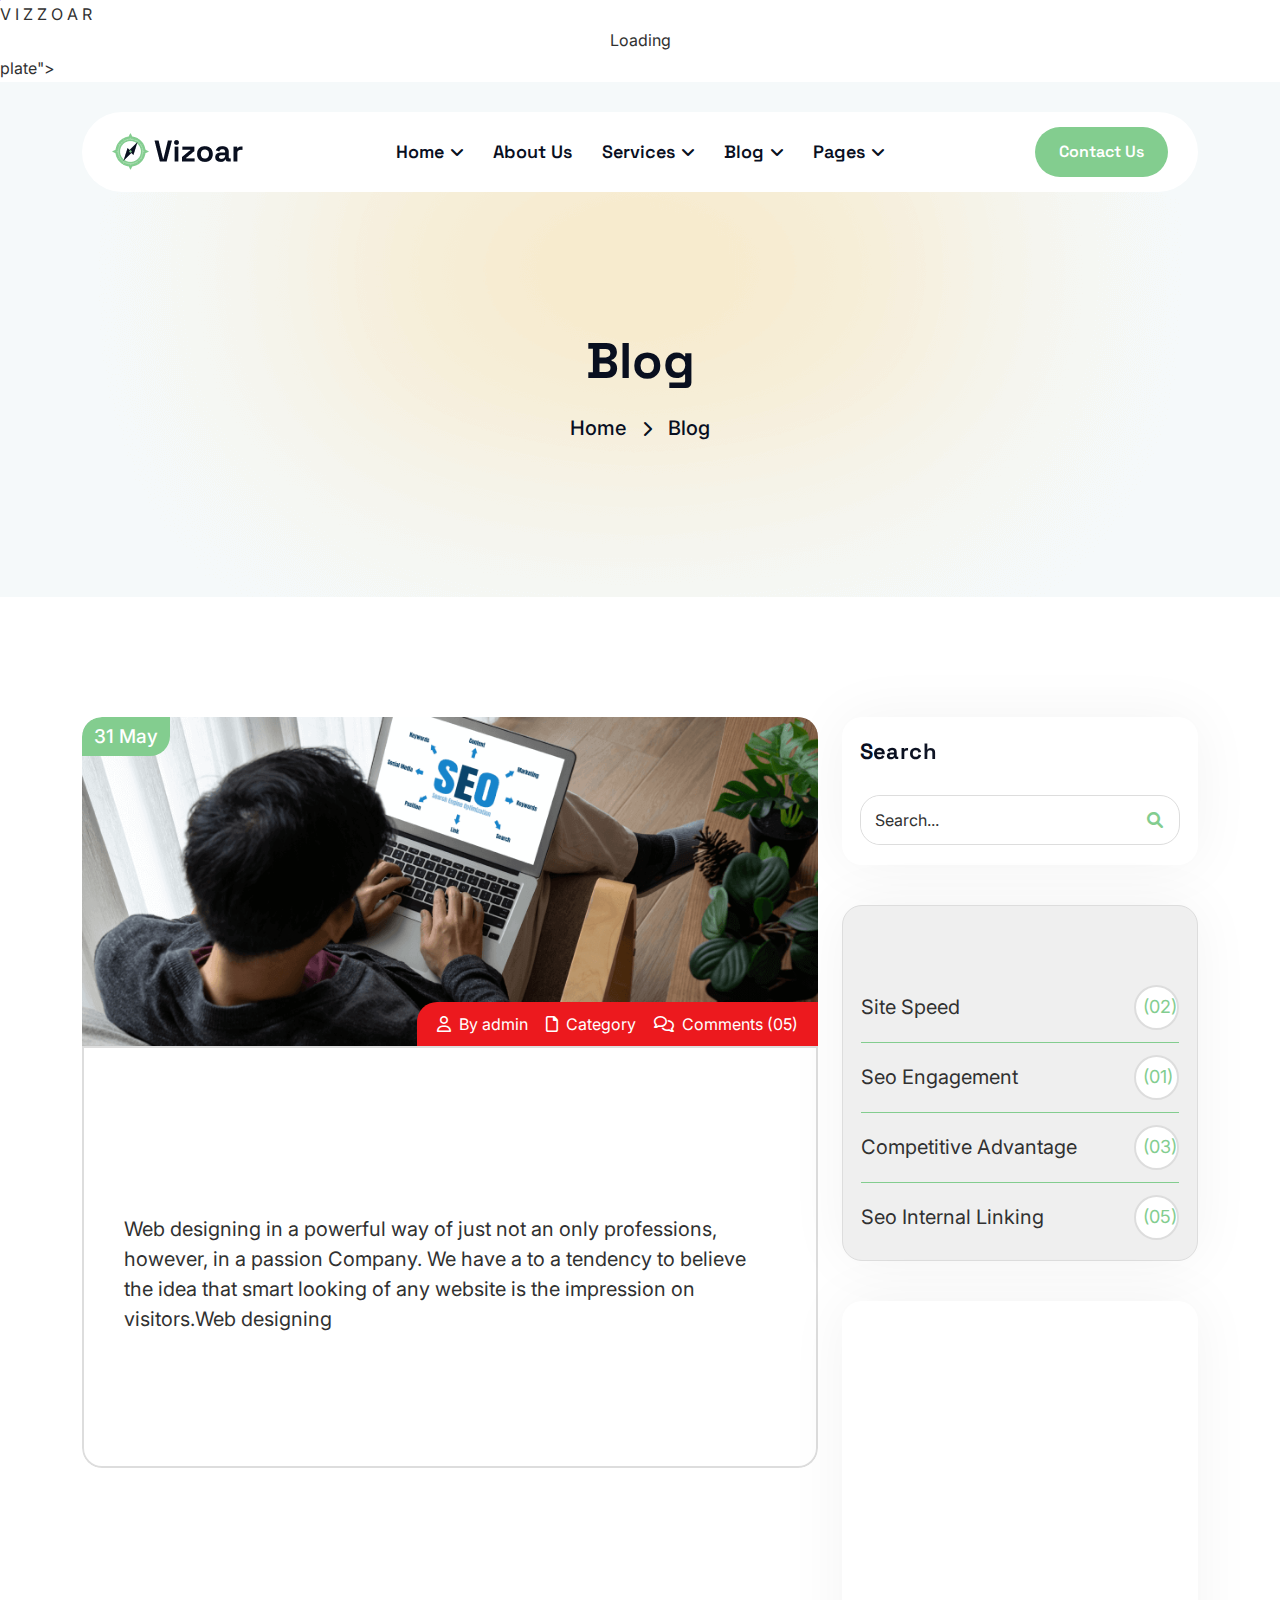
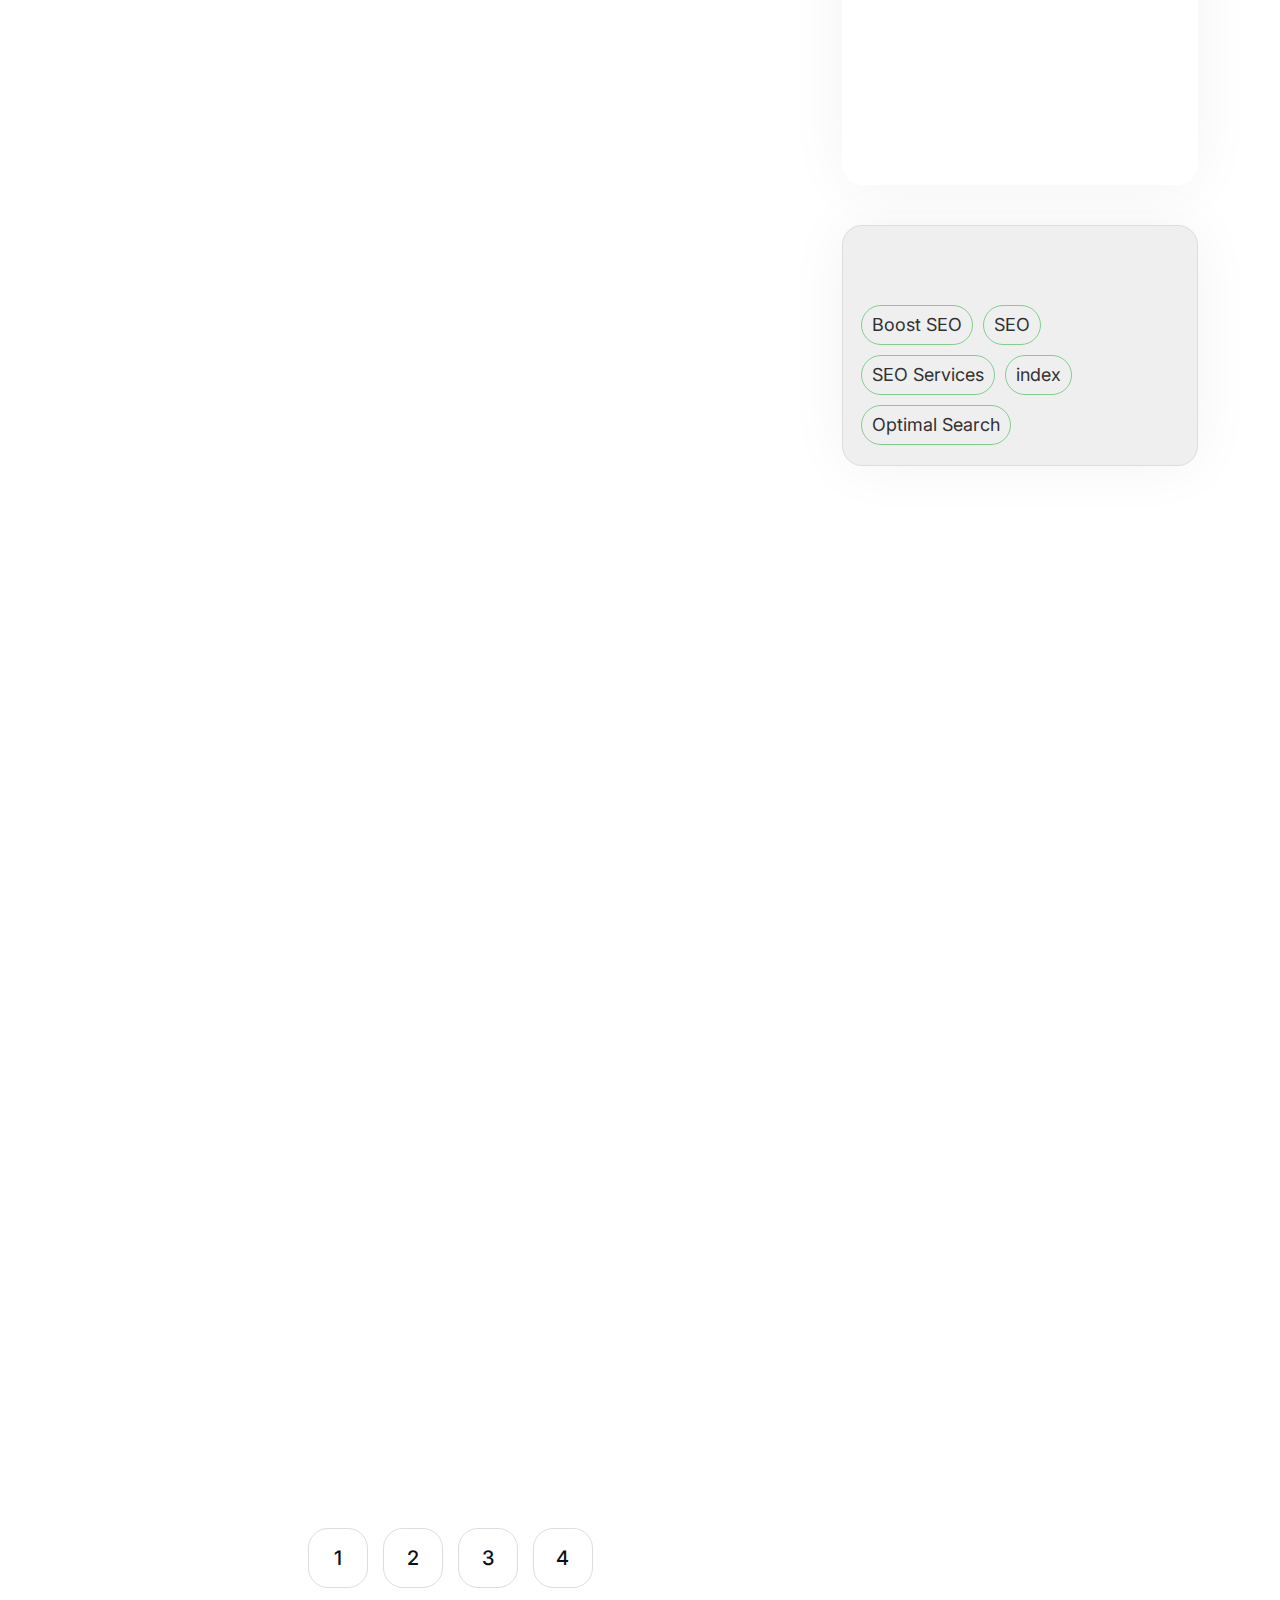
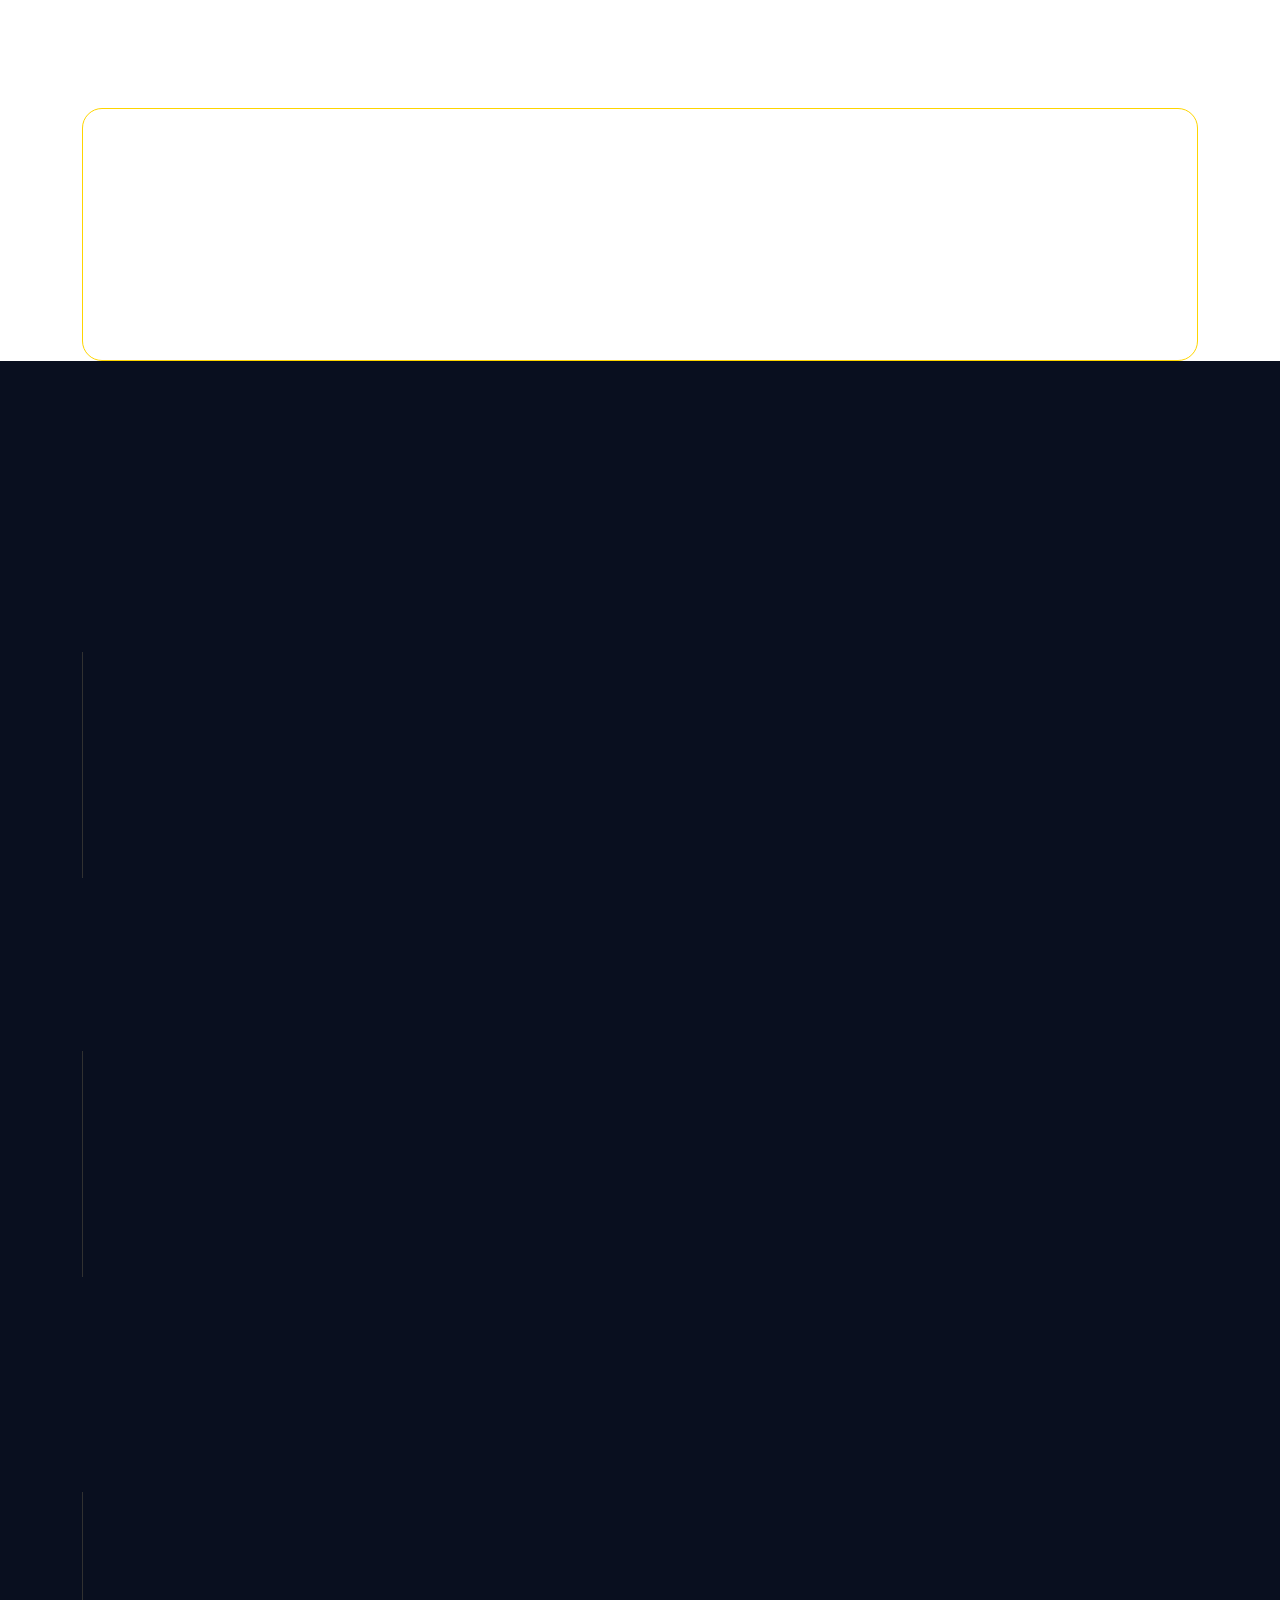
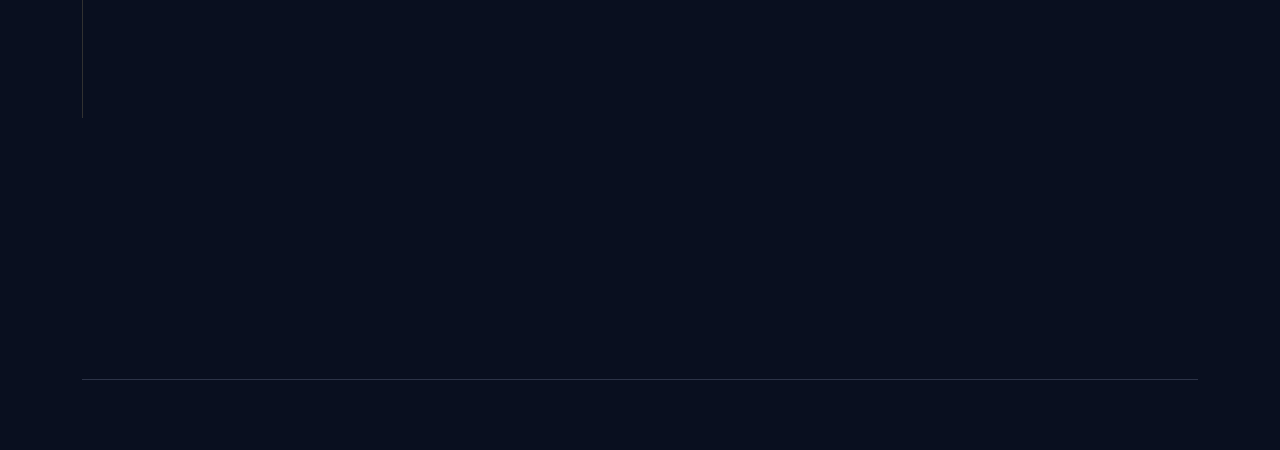
<file: blog.html>
<!DOCTYPE html>
<html lang="en">
<!--<< Header Area >>-->

<head>
    <!-- ========== Meta Tags ========== -->
    <meta charset="UTF-8">
    <meta http-equiv="X-UA-Compatible" content="IE=edge">
    <meta name="viewport" content="width=device-width, initial-scale=1">
    <meta name="author" content="authorName">
    <meta name="description" content="Vizoar - Immigration and Visa Consulting HTML Template">
    <!-- ======== Page title ============ -->
    <title>Vizoar - Immigration and Visa Consulting HTML Template</title>
    <!--<< Favcion >>-->
    <link rel="shortcut icon" href="assets/img/logo/favs.png">
    <!--<< Bootstrap min.css >>-->
    <link rel="stylesheet" href="assets/css/bootstrap.min.css">
    <!--<< All Min Css >>-->
    <link rel="stylesheet" href="assets/css/all.min.css">
    <!--<< Animate.css >>-->
    <link rel="stylesheet" href="assets/css/animate.css">
    <!--<< Magnific Popup.css >>-->
    <link rel="stylesheet" href="assets/css/magnific-popup.css">
    <!--<< MeanMenu.css >>-->
    <link rel="stylesheet" href="assets/css/meanmenu.css">
    <!--<< Swiper Bundle.css >>-->
    <link rel="stylesheet" href="assets/css/swiper-bundle.min.css">
    <!--<< Nice Select.css >>-->
    <link rel="stylesheet" href="assets/css/nice-select.css">
    <!--<< Main.css >>-->
    <link rel="stylesheet" href="assets/css/main.css">
</head>

<body>

    <!-- Preloader Start -->
    <meta name="description" content="Vizoar - Immigration and Visa Consulting HTML Tem<div id=" preloader"
        class="preloader">
    <div class="animation-preloader">
        <div class="spinner">
        </div>
        <div class="txt-loading">
            <span data-text-preloader="V" class="letters-loading">
                V
            </span>
            <span data-text-preloader="I" class="letters-loading">
                I
            </span>
            <span data-text-preloader="Z" class="letters-loading">
                Z
            </span>
            <span data-text-preloader="Z" class="letters-loading">
                Z
            </span>
            <span data-text-preloader="O" class="letters-loading">
                O
            </span>
            <span data-text-preloader="A" class="letters-loading">
                A
            </span>
            <span data-text-preloader="R" class="letters-loading">
                R
            </span>
        </div>
        <p class="text-center">Loading</p>
    </div>
    <div class="loader">
        <div class="row">
            <div class="col-3 loader-section section-left">
                <div class="bg"></div>
            </div>
            <div class="col-3 loader-section section-left">
                <div class="bg"></div>
            </div>
            <div class="col-3 loader-section section-right">
                <div class="bg"></div>
            </div>
            <div class="col-3 loader-section section-right">
                <div class="bg"></div>
            </div>
        </div>
    </div>
    </div>plate">

    <!-- Start Cursor Pointer -->
    <div class="mouse-follower">
        <span class="cursor-outline"></span>
        <span class="cursor-dot"></span>
    </div>
    <!-- End Cursor Pointer -->

    <!-- Offcanvas Area Start -->
    <div class="fix-area">
        <div class="offcanvas__info">
            <div class="offcanvas__wrapper">
                <div class="offcanvas__content">
                    <div class="offcanvas__top mb-4 d-flex justify-content-between align-items-center">
                        <div class="offcanvas__logo">
                            <a href="index.html">
                                <img src="assets/img/logo/logo.png" alt="logo-img">
                            </a>
                        </div>
                        <div class="offcanvas__close">
                            <button>
                                <i class="fas fa-times"></i>
                            </button>
                        </div>
                    </div>
                    <div class="mobile-menu fix mb-3"></div>
                    <div class="offcanvas__contact">
                        <h4>Contact Info</h4>
                        <ul>
                            <li class="d-flex align-items-center">
                                <div class="offcanvas__contact-icon">
                                    <i class="fal fa-map-marker-alt"></i>
                                </div>
                                <div class="offcanvas__contact-text">
                                    <a target="_blank" href="#">4517 Washington Ave. Manchester, Kentucky 39495</a>
                                </div>
                            </li>
                            <li class="d-flex align-items-center">
                                <div class="offcanvas__contact-icon mr-15">
                                    <i class="fal fa-envelope"></i>
                                </div>
                                <div class="offcanvas__contact-text">
                                    <a href="mailto:info@example.com"><span
                                            class="mailto:info@example.com">info@example.com</span></a>
                                </div>
                            </li>
                            <li class="d-flex align-items-center">
                                <div class="offcanvas__contact-icon mr-15">
                                    <i class="fal fa-clock"></i>
                                </div>
                                <div class="offcanvas__contact-text">
                                    <a target="_blank" href="#">Sun-friday, 02am -09pm</a>
                                </div>
                            </li>
                            <li class="d-flex align-items-center">
                                <div class="offcanvas__contact-icon mr-15">
                                    <i class="far fa-phone"></i>
                                </div>
                                <div class="offcanvas__contact-text">
                                    <a href="tel:+11002345909">012 345 678 9101</a>
                                </div>
                            </li>
                        </ul>
                        <div class="header-button mt-4">
                            <a href="contact.html" class="theme-btn p2-bg text-center">
                                <span>
                                    Get A Quote
                                    <span class="ani-arrow">
                                        <i class="fa-solid fa-arrow-right-long"></i>
                                    </span>
                                </span>
                            </a>
                        </div>
                        <div class="social-icon d-flex align-items-center">
                            <a href="#"><i class="fab fa-facebook-f"></i></a>
                            <a href="#"><i class="fab fa-twitter"></i></a>
                            <a href="#"><i class="fab fa-youtube"></i></a>
                            <a href="#"><i class="fab fa-linkedin-in"></i></a>
                        </div>
                    </div>
                </div>
            </div>
        </div>
    </div>
    <div class="offcanvas__overlay"></div>

    <!-- Header Section Start -->
    <header id="header-sticky" class="header-1 header-inner cmn-bg2">
        <div class="container">
            <div class="mega-menu-wrapper">
                <div class="header-main style-2">
                    <div class="header-left">
                        <div class="logo">
                            <a href="index.html" class="header-logo">
                                <img src="assets/img/logo/logo.png" alt="logo-img">
                            </a>
                        </div>
                    </div>
                    <div class="header-right d-flex justify-content-end align-items-center">
                        <div class="mean__menu-wrapper">
                            <div class="main-menu">
                                <nav id="mobile-menu">
                                    <ul>
                                        <li class="has-dropdown active menu-thumb">
                                            <a href="index.html">
                                                Home
                                                <i class="fas fa-angle-down"></i>
                                            </a>
                                            <ul class="submenu has-homemenu">
                                                <li>
                                                    <div class="homemenu-items">
                                                        <div class="homemenu">
                                                            <div class="homemenu-thumb">
                                                                <img src="assets/img/header/home-1.jpg" alt="img">
                                                                <div class="demo-button">
                                                                    <a href="index.html" class="theme-btn p5-bg">
                                                                        <span>Home 01</span>
                                                                    </a>
                                                                </div>
                                                            </div>
                                                            <div class="homemenu-content text-center">
                                                                <h4 class="homemenu-title">
                                                                    <a href="index.html">Home Version 01</a>
                                                                </h4>
                                                            </div>
                                                        </div>
                                                        <div class="homemenu">
                                                            <div class="homemenu-thumb mb-15">
                                                                <img src="assets/img/header/home-2.jpg" alt="img">
                                                                <div class="demo-button">
                                                                    <a href="index2.html" class="theme-btn p5-bg">
                                                                        <span>Home 02</span>
                                                                    </a>
                                                                </div>
                                                            </div>
                                                            <div class="homemenu-content text-center">
                                                                <h4 class="homemenu-title">
                                                                    <a href="index2.html">Home Version 02</a>
                                                                </h4>
                                                            </div>
                                                        </div>
                                                    </div>
                                                </li>
                                            </ul>
                                        </li>
                                        <li>
                                            <a href="about.html">About Us</a>
                                        </li>
                                        <li>
                                            <a href="news.html">
                                                Services
                                                <i class="fas fa-angle-down"></i>
                                            </a>
                                            <ul class="submenu">
                                                <li><a href="service.html">Services</a></li>
                                                <li><a href="service-details.html">Services Details</a></li>
                                            </ul>
                                        </li>

                                        <li>
                                            <a href="news.html">
                                                Blog
                                                <i class="fas fa-angle-down"></i>
                                            </a>
                                            <ul class="submenu">
                                                <li><a href="blog.html">Blog</a></li>
                                                <li><a href="blog-details.html">Blog Details</a></li>
                                            </ul>
                                        </li>
                                        <li class="has-dropdown">
                                            <a href="news.html">
                                                Pages
                                                <i class="fas fa-angle-down"></i>
                                            </a>
                                            <ul class="submenu">
                                                <li><a href="about.html">About Us</a></li>
                                                <li><a href="pricing.html">Pricing</a></li>
                                            </ul>
                                        </li>

                                    </ul>
                                </nav>
                            </div>
                        </div>
                        <a href="#0" class="search-trigger search-icon d-xl-none d-block"><i
                                class="fal fa-search"></i></a>
                        <div class="header-btn d-xl-none d-block">
                            <a href="contact.html"
                                class="common-btn box-style first-box d-inline-flex justify-content-center align-items-center gap-xxl-2 gap-2 fs18 fw-semibold white overflow-hidden p1-bg rounded100 wow fadeInRight">
                                Contact
                            </a>
                        </div>
                        <div class="header__hamburger d-xl-none my-auto">
                            <div class="sidebar__toggle">
                                <img src="assets/img/icon/menu.png" alt="icon">
                            </div>
                        </div>
                    </div>
                    <div class="header-btn d-xl-block d-none">
                        <a href="contact.html"
                            class="common-btn box-style first-box d-inline-flex justify-content-center align-items-center gap-xxl-2 gap-2 fs18 fw-semibold white overflow-hidden p1-bg rounded100">
                            Contact Us
                        </a>
                    </div>
                </div>
            </div>
        </div>
    </header>

    <!-- Banner Section Start -->
    <section class="breadcrumb-section position-relative fix cmn-bg2">
        <div class="container">
            <div class="bread-content text-center">
                <h2 class="black mb-lg-4 mb-3">Blog</h2>
                <ul class="d-flex align-items-center gap-3 justify-content-center">
                    <li>
                        <a href="index.html">Home</a>
                    </li>
                    <li><i class="fa-solid fa-chevron-right"></i></li>
                    <li>Blog</li>
                </ul>
            </div>
        </div>
        <!-- Element -->
        <img src="assets/img/element/inner-element.png" alt="img" class="inner-element">
    </section>
    <!-- Banner Section Start -->

    <!-- blog Section Start-->
    <section class="blog-details-section section-padding">
        <div class="container">
            <div class="row g-4">
                <div class="col-lg-8">
                    <div class="blog-details-left">
                        <div class="blog-details-box wow fadeInUp" data-wow-delay="0.4s">
                            <div class="thumb position-relative">
                                <img src="assets/img/blog/blog-details1.png" alt="img" class="w-100">
                                <span class="badge">31 May</span>
                                <ul class="comment-tag">
                                    <li><button type="button"><i class="fa-regular fa-user"></i> By admin</button></li>
                                    <li><button type="button"><i class="fa-regular fa-file"></i> Category</button></li>
                                    <li><button type="button"><i class="fa-regular fa-comments"></i> Comments
                                            (05)</button></li>
                                </ul>
                            </div>
                            <div class="content">
                                <h2 class="mb-sm-3 mb-2 black visible-slowly-right"><a href="blog-details.html"
                                        class="black">Transforming Clicks
                                        into Customers</a></h2>
                                <p class="pra fs-five mb-40">Web designing in a powerful way of just not an only
                                    professions, however, in a passion Company. We have a to a tendency
                                    to believe the idea that smart looking of any website is the impression on
                                    visitors.Web designing</p>
                                <a href="blog-details.html"
                                    class="common-btn box-style first-box d-inline-flex justify-content-center align-items-center gap-xxl-2 gap-2 fs18 fw-semibold white overflow-hidden rounded100 wow fadeInRight"
                                    data-wow-delay="0.8s">
                                    Read More
                                    <i class="fa-solid fa-arrow-right-long last"></i>
                                </a>
                            </div>
                        </div>
                        <div class="blog-details-box wow fadeInUp" data-wow-delay="0.5s">
                            <div class="thumb position-relative">
                                <img src="assets/img/blog/blog-details2.png" alt="img" class="w-100">
                                <span class="badge">31 May</span>
                                <ul class="comment-tag">
                                    <li><button type="button"><i class="fa-regular fa-user"></i> By admin</button></li>
                                    <li><button type="button"><i class="fa-regular fa-file"></i> Category</button></li>
                                    <li><button type="button"><i class="fa-regular fa-comments"></i> Comments
                                            (05)</button></li>
                                </ul>
                            </div>
                            <div class="content">
                                <h2 class="mb-sm-3 mb-2 black visible-slowly-right"><a href="blog-details.html"
                                        class="black">SEO
                                        Solutions That Deliver
                                        Results</a></h2>
                                <p class="pra fs-five mb-40">Web designing in a powerful way of just not an only
                                    professions, however, in a
                                    passion Company. We have a to a tendency
                                    to believe the idea that smart looking of any website is the impression on
                                    visitors.Web designing</p>
                                <a href="blog-details.html"
                                    class="common-btn box-style first-box d-inline-flex justify-content-center align-items-center gap-xxl-2 gap-2 fs18 fw-semibold white overflow-hidden rounded100 wow fadeInRight"
                                    data-wow-delay="0.8s">
                                    Read More
                                    <i class="fa-solid fa-arrow-right-long last"></i>
                                </a>
                            </div>
                        </div>
                        <div class="blog-details-box wow fadeInUp" data-wow-delay="0.6s">
                            <div class="thumb position-relative">
                                <img src="assets/img/blog/blog-details3.png" alt="img" class="w-100">
                                <span class="badge">31 May</span>
                                <ul class="comment-tag">
                                    <li><button type="button"><i class="fa-regular fa-user"></i> By admin</button></li>
                                    <li><button type="button"><i class="fa-regular fa-file"></i> Category</button></li>
                                    <li><button type="button"><i class="fa-regular fa-comments"></i> Comments
                                            (05)</button></li>
                                </ul>
                            </div>
                            <div class="content">
                                <h2 class="mb-sm-3 mb-2 black visible-slowly-right"><a href="blog-details.html"
                                        class="black">Unlock
                                        Your Online Potential
                                        Increase Visibility</a></h2>
                                <p class="pra fs-five mb-40">Web designing in a powerful way of just not an only
                                    professions, however, in a
                                    passion Company. We have a to a tendency
                                    to believe the idea that smart looking of any website is the impression on
                                    visitors.Web designing</p>
                                <a href="blog-details.html"
                                    class="common-btn box-style first-box d-inline-flex justify-content-center align-items-center gap-xxl-2 gap-2 fs18 fw-semibold white overflow-hidden rounded100 wow fadeInRight"
                                    data-wow-delay="0.8s">
                                    Read More
                                    <i class="fa-solid fa-arrow-right-long last"></i>
                                </a>
                            </div>
                        </div>
                    </div>
                    <ul class="blog-pagination">
                        <li><a href="javascript:void(0)">1</a></li>
                        <li><a href="javascript:void(0)">2</a></li>
                        <li><a href="javascript:void(0)">3</a></li>
                        <li><a href="javascript:void(0)">4</a></li>
                    </ul>
                </div>
                <div class="col-lg-4">
                    <div class="blog-details-right">
                        <div class="details-common search-box">
                            <h4 class="black visible-slowly-right">Search</h4>
                            <form action="#">
                                <input type="text" placeholder="Search...">
                                <button type="submit"><i class="fa-solid fa-magnifying-glass"></i></button>
                            </form>
                        </div>
                        <div class="details-common category-blog">
                            <h4 class="black visible-slowly-right">Category</h4>
                            <ul class="cates">
                                <li><a href="javascript:void(0)"
                                        class="d-flex align-items-center justify-content-between fs-five pra">Site Speed
                                        <span class="seri">(02)</span> </a></li>
                                <li class="line"></li>
                                <li><a href="javascript:void(0)"
                                        class="d-flex align-items-center justify-content-between fs-five pra">Seo
                                        Engagement <span class="seri">(01)</span> </a></li>
                                <li class="line"></li>
                                <li><a href="javascript:void(0)"
                                        class="d-flex align-items-center justify-content-between fs-five pra">Competitive
                                        Advantage <span class="seri">(03)</span> </a></li>
                                <li class="line"></li>
                                <li><a href="javascript:void(0)"
                                        class="d-flex align-items-center justify-content-between fs-five pra">Seo
                                        Internal Linking <span class="seri">(05)</span> </a></li>
                            </ul>
                        </div>
                        <div class="details-common search-box">
                            <h4 class="black visible-slowly-right">Latest Blogs</h4>
                            <div class="blog-latest">
                                <div class="blog-latest-item wow fadeInUp" data-wow-delay="0.4s">
                                    <div class="content">
                                        <div class="d-flex align-items-center gap-2 mb-1">
                                            <i class="fa-solid fa-calendar-days p1-clr"></i> Jan 10,2024
                                        </div>
                                        <a href="blog-details.html" class="fs-five fw-semibold black">
                                            SEO Excellence for <br> Every Website
                                        </a>
                                    </div>
                                    <div class="thumb">
                                        <img src="assets/img/blog/latest1.png" alt="icon">
                                    </div>
                                </div>
                                <div class="blog-latest-item wow fadeInUp" data-wow-delay="0.5s">
                                    <div class="content">
                                        <div class="d-flex align-items-center gap-2 mb-1">
                                            <i class="fa-solid fa-calendar-days p1-clr"></i> Jan 10,2024
                                        </div>
                                        <a href="blog-details.html" class="fs-five fw-semibold black">
                                            Optimizing Your <br> Online Presence
                                        </a>
                                    </div>
                                    <div class="thumb">
                                        <img src="assets/img/blog/latest2.png" alt="icon">
                                    </div>
                                </div>
                                <div class="blog-latest-item wow fadeInUp" data-wow-delay="0.6s">
                                    <div class="content">
                                        <div class="d-flex align-items-center gap-2 mb-1">
                                            <i class="fa-solid fa-calendar-days p1-clr"></i> Jan 10,2024
                                        </div>
                                        <a href="blog-details.html" class="fs-five fw-semibold black">
                                            Rank Higher Reach Further
                                        </a>
                                    </div>
                                    <div class="thumb">
                                        <img src="assets/img/blog/latest3.png" alt="icon">
                                    </div>
                                </div>
                            </div>
                        </div>
                        <div class="details-common category-blog">
                            <h4 class="black visible-slowly-right">Tags</h4>
                            <ul class="tags">
                                <li><a href="javascript:void(0)">Boost SEO</a></li>
                                <li><a href="javascript:void(0)">SEO</a></li>
                                <li><a href="javascript:void(0)">SEO Services</a></li>
                                <li><a href="javascript:void(0)">index</a></li>
                                <li><a href="javascript:void(0)">Optimal Search</a></li>
                            </ul>
                        </div>
                    </div>
                </div>
            </div>
        </div>
    </section>

    <!--<< Newsletter Section Start >>-->
    <div class="newsletter-section position-relative fix">
        <div class="container">
            <div class="newsletter-wrap">
                <div class="newsletter-content d-flex align-items-center wow fadeInLeft">
                    <img src="assets/img/icon/email-icon.png" alt="img">
                    <h2 class="white">Subscribe Our <br> Newsletter</h2>
                </div>
                <form action="#" class="wow fadeInDown">
                    <input type="email" placeholder="Enter your email...">
                    <button type="button" class="subscribe">Subscribe Now</button>
                </form>
            </div>
        </div>
    </div>

    <!--<< Footer Section Start >>-->
    <footer class="footer-section blackbg fix">
        <div class="container">
            <div class="footer-widgets-wrapper">
                <div class="single-footer-widget footer-widgets-pragraph wow fadeInUp" data-wow-delay="0.4s">
                    <div class="widget-head">
                        <a href="index.html">
                            <img src="assets/img/logo/logo-white.png" alt="logo-img">
                        </a>
                    </div>
                    <div class="footer-content">
                        <p class="pra2">
                            Seo help people to gain knowledge aboutw toio invest and save their money in the most
                            Financia
                        </p>
                        <div class="social-wrapper d-flex align-items-center">
                            <a href="#" class=" black"><i class="fab fa-facebook-f"></i></a>
                            <a href="#" class=" black"><i class="fa-brands fa-linkedin-in"></i></a>
                            <a href="#" class=" black"><i class="fab fa-instagram"></i></a>
                            <a href="#" class=" black"><i class="fa-brands fa-x"></i></a>
                        </div>
                    </div>
                </div>
                <div class="widgets-line"></div>
                <div class="single-footer-widget wow fadeInUp" data-wow-delay="0.5s">
                    <div class="widget-head">
                        <h3>Legal</h3>
                    </div>
                    <ul class="list-area">
                        <li>
                            <a href="#">
                                Terms of Service
                            </a>
                        </li>
                        <li>
                            <a href="#">
                                Privacy Policy / GDPR
                            </a>
                        </li>
                        <li>
                            <a href="#">
                                Cookie Policy
                            </a>
                        </li>
                    </ul>
                </div>
                <div class="widgets-line"></div>
                <div class="single-footer-widget style-margin wow fadeInUp" data-wow-delay="0.6s">
                    <div class="widget-head">
                        <h3>Useful Link</h3>
                    </div>
                    <ul class="list-area">
                        <li>
                            <a href="blog.html">
                                Latest News
                            </a>
                        </li>
                        <li>
                            <a href="contact.html">
                                Careers
                            </a>
                        </li>
                        <li>
                            <a href="pricing.html">
                                General Inquiries
                            </a>
                        </li>
                        <li>
                            <a href="blog-details.html">
                                Case Studies
                            </a>
                        </li>
                    </ul>
                </div>
                <div class="widgets-line"></div>
                <div class="single-footer-widget style-margin wow fadeInUp" data-wow-delay="0.7s">
                    <div class="widget-head">
                        <h3 class="text-white">Contact</h3>
                    </div>
                    <ul class="footer-info">
                        <li><a href="#">+880 123 45 67 89</a></li>
                        <li><a href="#">yourmail@gmail.com</a></li>
                        <li>1212, The Veg Street</li>
                    </ul>
                </div>
            </div>
        </div>
        <div class="footer-bottom">
            <div class="container">
                <div
                    class="footer-wrapper d-flex flex-md-nowrap flex-wrap gap-2 align-items-center justify-content-md-between justify-content-center text-md-start text-center">
                    <p class="cmn-white wow fadeInLeft body-font fs-five" data-wow-delay=".3s">
                        &copy; SeoTop 2024 | All Rights Reserved
                    </p>
                    <ul class="footer-menu wow fadeInRight" data-wow-delay=".5s">
                        <li>
                            <a href="contact.html" class="fs-five body-font cmn-white">
                                Privacy
                            </a>
                        </li>
                        <li class="line"></li>
                        <li>
                            <a href="contact.html" class="fs-five body-font cmn-white">
                                Terms
                            </a>
                        </li>
                        <li class="line"></li>
                        <li>
                            <a href="contact.html" class="fs-five body-font cmn-white">
                                Sitemap
                            </a>
                        </li>
                        <li class="line"></li>
                        <li>
                            <a href="contact.html" class="fs-five body-font cmn-white">
                                Help
                            </a>
                        </li>
                    </ul>
                </div>
            </div>
        </div>
    </footer>


    <!-- Search Area Start -->
    <div class="search-wrap">
        <div class="search-inner">
            <i class="fas fa-times search-close" id="search-close"></i>
            <div class="search-cell">
                <form method="get">
                    <div class="search-field-holder">
                        <input type="search" class="main-search-input" placeholder="Search...">
                    </div>
                </form>
            </div>
        </div>
    </div>

    <!--<< All JS Plugins >>-->
    <script src="assets/js/jquery-3.7.1.min.js"></script>
    <!--<< Viewport Js >>-->
    <script src="assets/js/viewport.jquery.js"></script>
    <!--<< Bootstrap Js >>-->
    <script src="assets/js/bootstrap.bundle.min.js"></script>
    <!--<< Nice Select Js >>-->
    <script src="assets/js/jquery.nice-select.min.js"></script>
    <!--<< Waypoints Js >>-->
    <script src="assets/js/jquery.waypoints.js"></script>
    <!--<< Counterup Js >>-->
    <script src="assets/js/jquery.counterup.min.js"></script>
    <!--<< Swiper Slider Js >>-->
    <script src="assets/js/swiper-bundle.min.js"></script>
    <!--<< MeanMenu Js >>-->
    <script src="assets/js/jquery.meanmenu.min.js"></script>
    <!--<< Magnific Popup Js >>-->
    <script src="assets/js/jquery.magnific-popup.min.js"></script>
    <!--<< Wow Animation Js >>-->
    <script src="assets/js/wow.min.js"></script>
    <!--<< Gsap Js >>-->
    <script src="assets/js/gsap.min.js"></script>
    <!--<< Lenis Js >>-->
    <script src="assets/js/lenis.min.js"></script>
    <!--<< ScrollSmoother Js >>-->
    <script src="assets/js/scrollSmoother.js"></script>
    <!--<< ScrollTrigger Js >>-->
    <script src="assets/js/ScrollTrigger.min.js"></script>
    <!--<< Spalit Text Js >>-->
    <script src="assets/js/spilitext-gsap.js"></script>
    <!--<< Valina Tilt Js >>-->
    <script src="assets/js/vanilla-tilt.min.js"></script>
    <!--<< Main.js >>-->
    <script src="assets/js/main.js"></script>
</body>

</html>
</file>
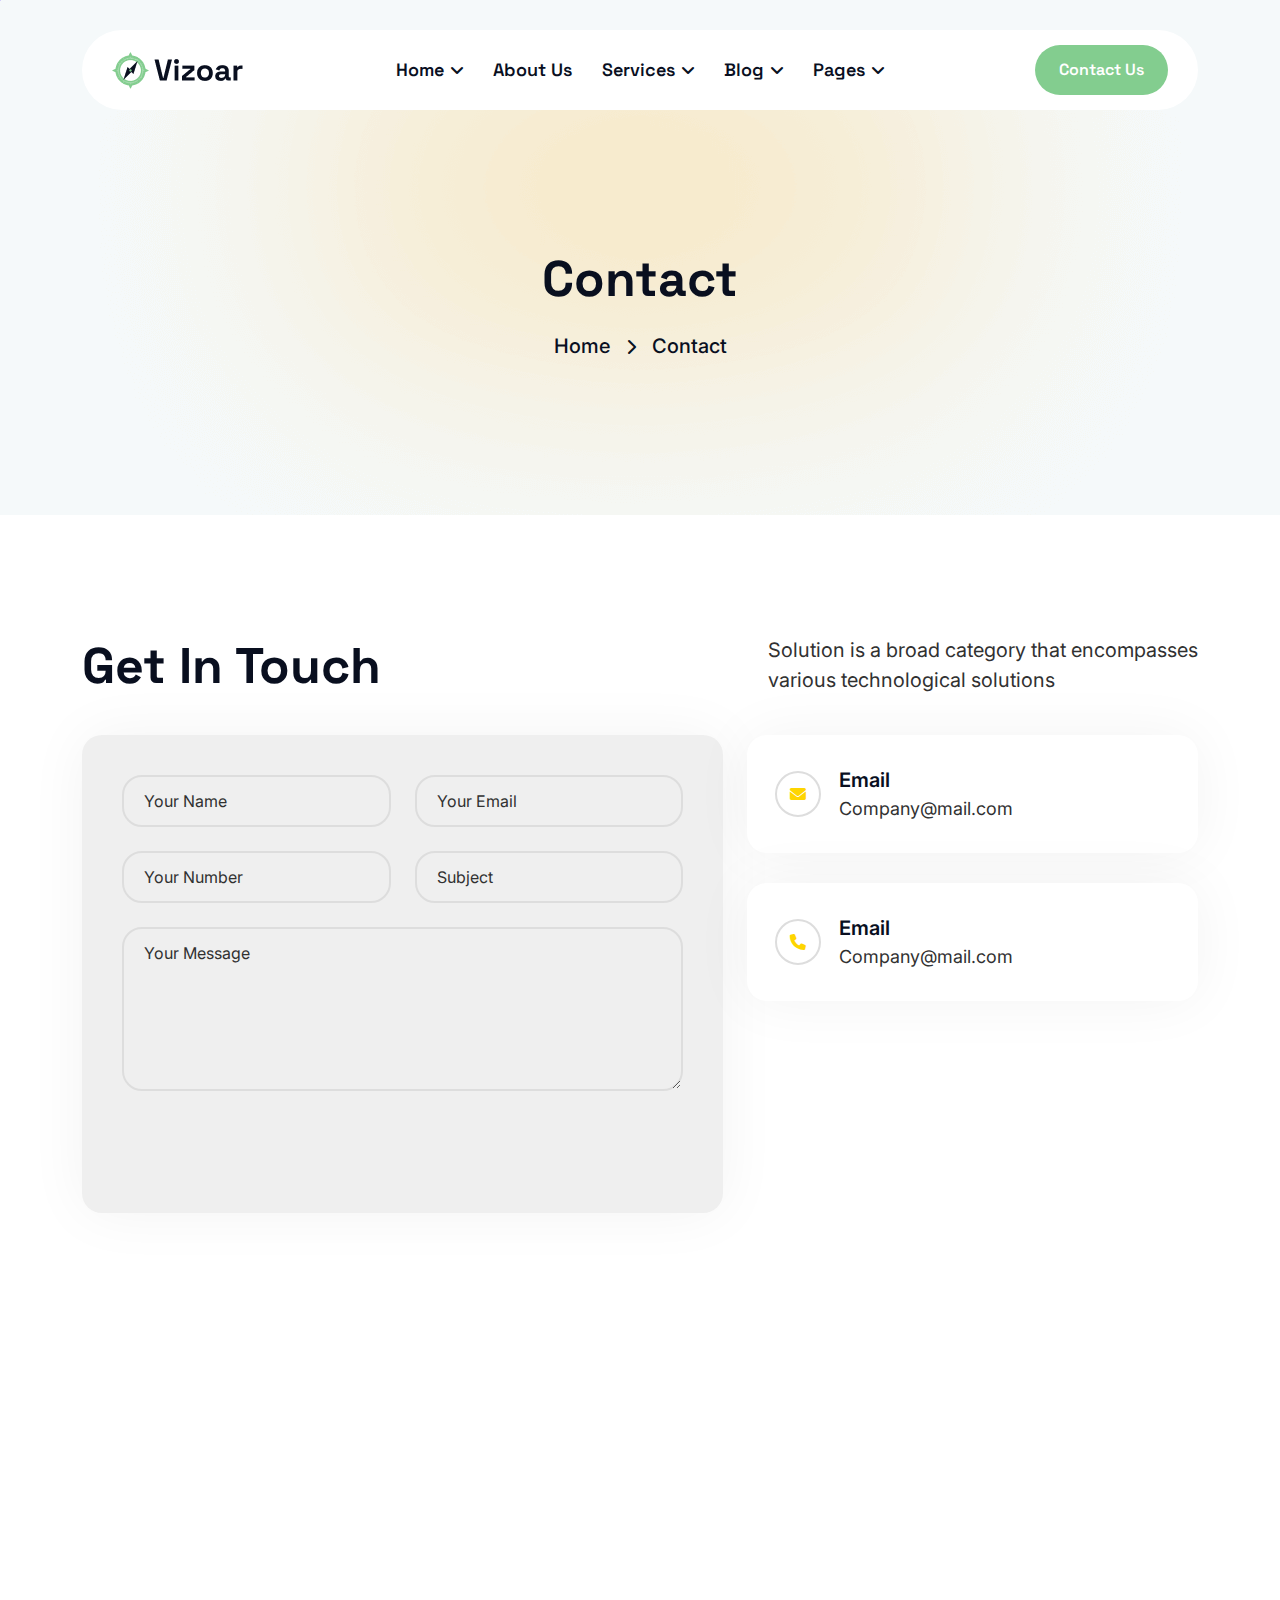
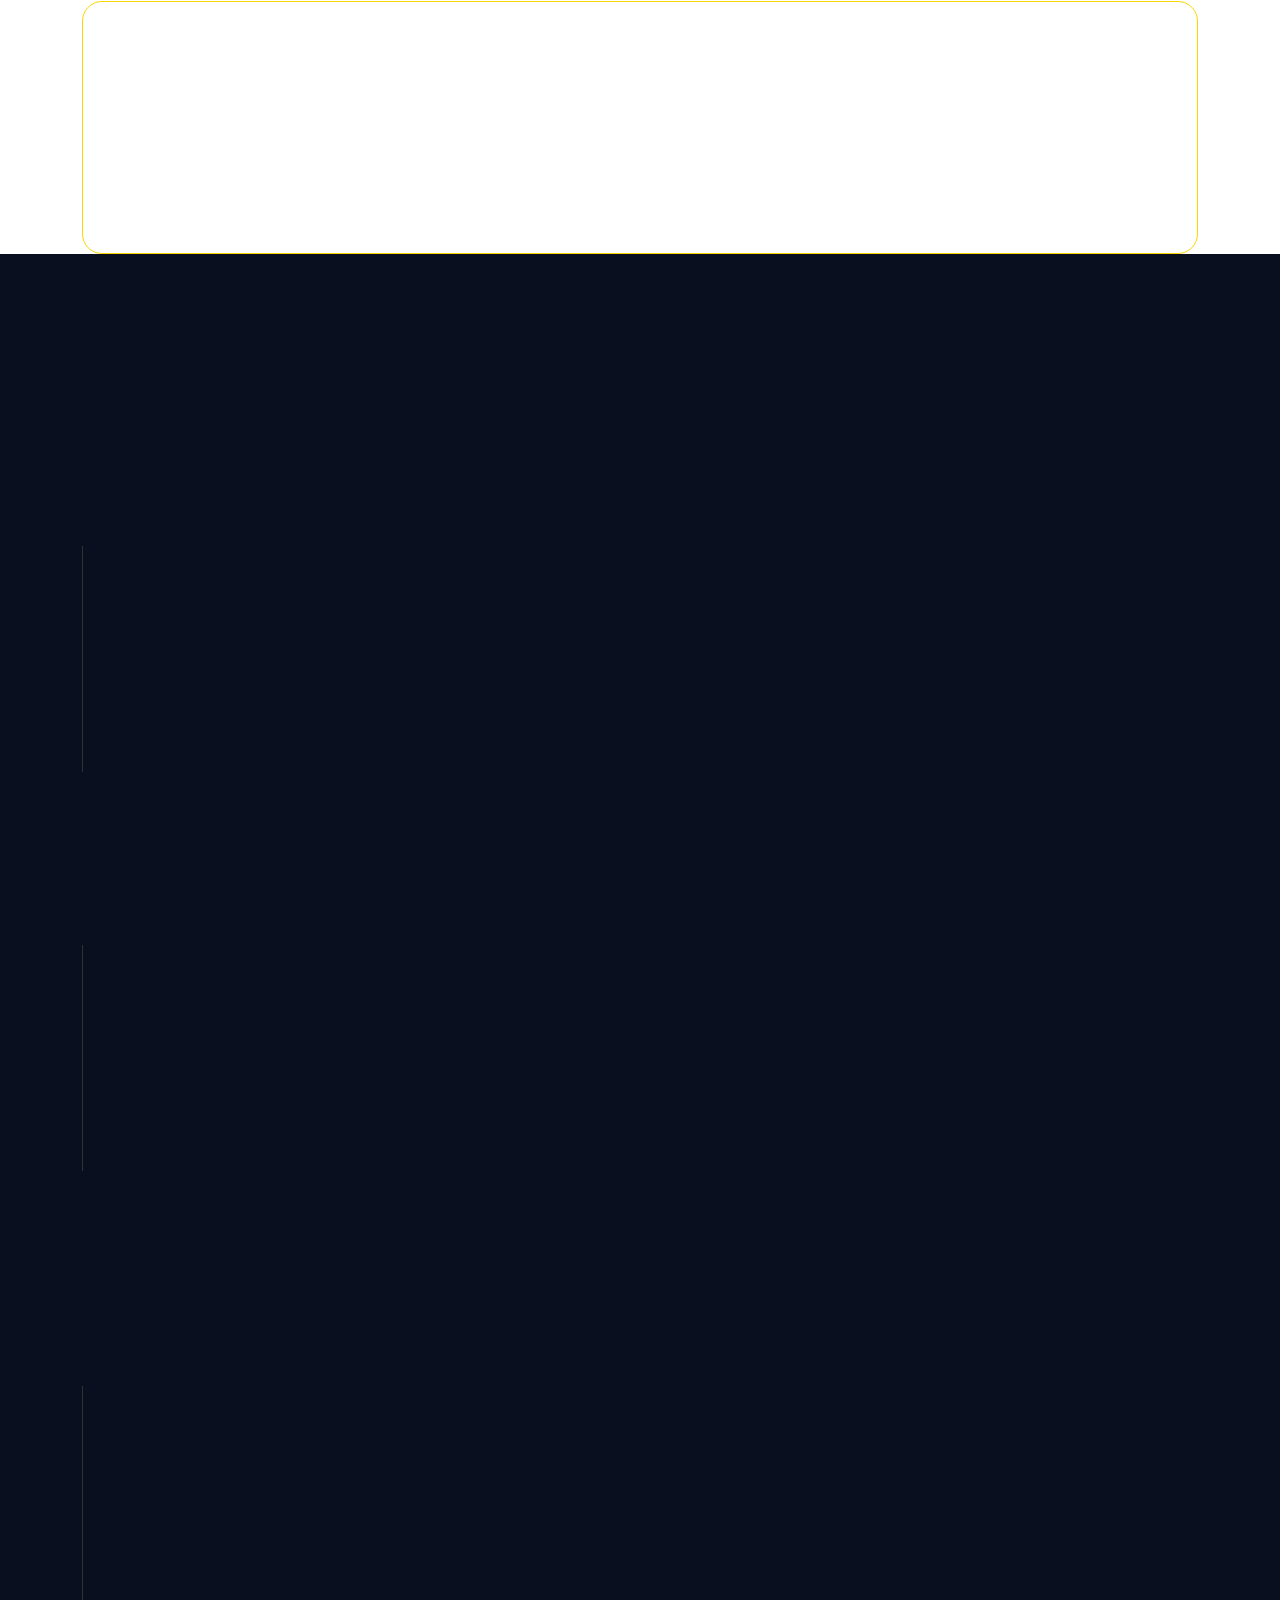
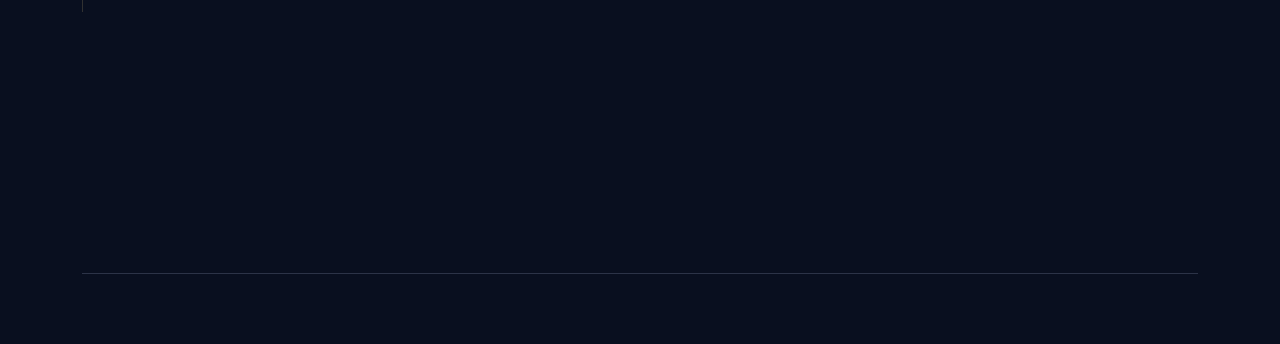
<file: contact.html>
<!DOCTYPE html>
<html lang="en">
<!--<< Header Area >>-->

<head>
    <!-- ========== Meta Tags ========== -->
    <meta charset="UTF-8">
    <meta http-equiv="X-UA-Compatible" content="IE=edge">
    <meta name="viewport" content="width=device-width, initial-scale=1">
    <meta name="author" content="authorName">
    <meta name="description" content="Vizoar - Immigration and Visa Consulting HTML Template">
    <!-- ======== Page title ============ -->
    <title>Vizoar - Immigration and Visa Consulting HTML Template</title>
    <!--<< Favcion >>-->
    <link rel="shortcut icon" href="assets/img/logo/favs.png">
    <!--<< Bootstrap min.css >>-->
    <link rel="stylesheet" href="assets/css/bootstrap.min.css">
    <!--<< All Min Css >>-->
    <link rel="stylesheet" href="assets/css/all.min.css">
    <!--<< Animate.css >>-->
    <link rel="stylesheet" href="assets/css/animate.css">
    <!--<< Magnific Popup.css >>-->
    <link rel="stylesheet" href="assets/css/magnific-popup.css">
    <!--<< MeanMenu.css >>-->
    <link rel="stylesheet" href="assets/css/meanmenu.css">
    <!--<< Swiper Bundle.css >>-->
    <link rel="stylesheet" href="assets/css/swiper-bundle.min.css">
    <!--<< Nice Select.css >>-->
    <link rel="stylesheet" href="assets/css/nice-select.css">
    <!--<< Main.css >>-->
    <link rel="stylesheet" href="assets/css/main.css">
</head>

<body>

    <!-- Preloader Start -->
    <div id="preloader" class="preloader">
        <div class="animation-preloader">
            <div class="spinner">
            </div>
            <div class="txt-loading">
                <span data-text-preloader="V" class="letters-loading">
                    V
                </span>
                <span data-text-preloader="I" class="letters-loading">
                    I
                </span>
                <span data-text-preloader="Z" class="letters-loading">
                    Z
                </span>
                <span data-text-preloader="Z" class="letters-loading">
                    Z
                </span>
                <span data-text-preloader="O" class="letters-loading">
                    O
                </span>
                <span data-text-preloader="A" class="letters-loading">
                    A
                </span>
                <span data-text-preloader="R" class="letters-loading">
                    R
                </span>
            </div>
            <p class="text-center">Loading</p>
        </div>
        <div class="loader">
            <div class="row">
                <div class="col-3 loader-section section-left">
                    <div class="bg"></div>
                </div>
                <div class="col-3 loader-section section-left">
                    <div class="bg"></div>
                </div>
                <div class="col-3 loader-section section-right">
                    <div class="bg"></div>
                </div>
                <div class="col-3 loader-section section-right">
                    <div class="bg"></div>
                </div>
            </div>
        </div>
    </div>

    <!-- Start Cursor Pointer -->
    <div class="mouse-follower">
        <span class="cursor-outline"></span>
        <span class="cursor-dot"></span>
    </div>
    <!-- End Cursor Pointer -->

    <!-- Offcanvas Area Start -->
    <div class="fix-area">
        <div class="offcanvas__info">
            <div class="offcanvas__wrapper">
                <div class="offcanvas__content">
                    <div class="offcanvas__top mb-4 d-flex justify-content-between align-items-center">
                        <div class="offcanvas__logo">
                            <a href="index.html">
                                <img src="assets/img/logo/logo.png" alt="logo-img">
                            </a>
                        </div>
                        <div class="offcanvas__close">
                            <button>
                                <i class="fas fa-times"></i>
                            </button>
                        </div>
                    </div>
                    <div class="mobile-menu fix mb-3"></div>
                    <div class="offcanvas__contact">
                        <h4>Contact Info</h4>
                        <ul>
                            <li class="d-flex align-items-center">
                                <div class="offcanvas__contact-icon">
                                    <i class="fal fa-map-marker-alt"></i>
                                </div>
                                <div class="offcanvas__contact-text">
                                    <a target="_blank" href="#">4517 Washington Ave. Manchester, Kentucky 39495</a>
                                </div>
                            </li>
                            <li class="d-flex align-items-center">
                                <div class="offcanvas__contact-icon mr-15">
                                    <i class="fal fa-envelope"></i>
                                </div>
                                <div class="offcanvas__contact-text">
                                    <a href="mailto:info@example.com"><span
                                            class="mailto:info@example.com">info@example.com</span></a>
                                </div>
                            </li>
                            <li class="d-flex align-items-center">
                                <div class="offcanvas__contact-icon mr-15">
                                    <i class="fal fa-clock"></i>
                                </div>
                                <div class="offcanvas__contact-text">
                                    <a target="_blank" href="#">Sun-friday, 02am -09pm</a>
                                </div>
                            </li>
                            <li class="d-flex align-items-center">
                                <div class="offcanvas__contact-icon mr-15">
                                    <i class="far fa-phone"></i>
                                </div>
                                <div class="offcanvas__contact-text">
                                    <a href="tel:+11002345909">012 345 678 9101</a>
                                </div>
                            </li>
                        </ul>
                        <div class="header-button mt-4">
                            <a href="contact.html" class="theme-btn p2-bg text-center">
                                <span>
                                    Get A Quote
                                    <span class="ani-arrow">
                                        <i class="fa-solid fa-arrow-right-long"></i>
                                    </span>
                                </span>
                            </a>
                        </div>
                        <div class="social-icon d-flex align-items-center">
                            <a href="#"><i class="fab fa-facebook-f"></i></a>
                            <a href="#"><i class="fab fa-twitter"></i></a>
                            <a href="#"><i class="fab fa-youtube"></i></a>
                            <a href="#"><i class="fab fa-linkedin-in"></i></a>
                        </div>
                    </div>
                </div>
            </div>
        </div>
    </div>
    <div class="offcanvas__overlay"></div>

    <!-- Header Section Start -->
    <header id="header-sticky" class="header-1 header-inner cmn-bg2">
        <div class="container">
            <div class="mega-menu-wrapper">
                <div class="header-main style-2">
                    <div class="header-left">
                        <div class="logo">
                            <a href="index.html" class="header-logo">
                                <img src="assets/img/logo/logo.png" alt="logo-img">
                            </a>
                        </div>
                    </div>
                    <div class="header-right d-flex justify-content-end align-items-center">
                        <div class="mean__menu-wrapper">
                            <div class="main-menu">
                                <nav id="mobile-menu">
                                    <ul>
                                        <li class="has-dropdown active menu-thumb">
                                            <a href="index.html">
                                                Home
                                                <i class="fas fa-angle-down"></i>
                                            </a>
                                            <ul class="submenu has-homemenu">
                                                <li>
                                                    <div class="homemenu-items">
                                                        <div class="homemenu">
                                                            <div class="homemenu-thumb">
                                                                <img src="assets/img/header/home-1.jpg" alt="img">
                                                                <div class="demo-button">
                                                                    <a href="index.html" class="theme-btn p5-bg">
                                                                        <span>Home 01</span>
                                                                    </a>
                                                                </div>
                                                            </div>
                                                            <div class="homemenu-content text-center">
                                                                <h4 class="homemenu-title">
                                                                    <a href="index.html">Home Version 01</a>
                                                                </h4>
                                                            </div>
                                                        </div>
                                                        <div class="homemenu">
                                                            <div class="homemenu-thumb mb-15">
                                                                <img src="assets/img/header/home-2.jpg" alt="img">
                                                                <div class="demo-button">
                                                                    <a href="index2.html" class="theme-btn p5-bg">
                                                                        <span>Home 02</span>
                                                                    </a>
                                                                </div>
                                                            </div>
                                                            <div class="homemenu-content text-center">
                                                                <h4 class="homemenu-title">
                                                                    <a href="index2.html">Home Version 02</a>
                                                                </h4>
                                                            </div>
                                                        </div>
                                                    </div>
                                                </li>
                                            </ul>
                                        </li>
                                        <li>
                                            <a href="about.html">About Us</a>
                                        </li>
                                        <li>
                                            <a href="news.html">
                                                Services
                                                <i class="fas fa-angle-down"></i>
                                            </a>
                                            <ul class="submenu">
                                                <li><a href="service.html">Services</a></li>
                                                <li><a href="service-details.html">Services Details</a></li>
                                            </ul>
                                        </li>

                                        <li>
                                            <a href="news.html">
                                                Blog
                                                <i class="fas fa-angle-down"></i>
                                            </a>
                                            <ul class="submenu">
                                                <li><a href="blog.html">Blog</a></li>
                                                <li><a href="blog-details.html">Blog Details</a></li>
                                            </ul>
                                        </li>
                                        <li class="has-dropdown">
                                            <a href="news.html">
                                                Pages
                                                <i class="fas fa-angle-down"></i>
                                            </a>
                                            <ul class="submenu">
                                                <li><a href="about.html">About Us</a></li>
                                                <li><a href="pricing.html">Pricing</a></li>
                                            </ul>
                                        </li>

                                    </ul>
                                </nav>
                            </div>
                        </div>
                        <a href="#0" class="search-trigger search-icon d-xl-none d-block"><i
                                class="fal fa-search"></i></a>
                        <div class="header-btn d-xl-none d-block">
                            <a href="contact.html"
                                class="common-btn box-style first-box d-inline-flex justify-content-center align-items-center gap-xxl-2 gap-2 fs18 fw-semibold white overflow-hidden p1-bg rounded100 wow fadeInRight">
                                Contact
                            </a>
                        </div>
                        <div class="header__hamburger d-xl-none my-auto">
                            <div class="sidebar__toggle">
                                <img src="assets/img/icon/menu.png" alt="icon">
                            </div>
                        </div>
                    </div>
                    <div class="header-btn d-xl-block d-none">
                        <a href="contact.html"
                            class="common-btn box-style first-box d-inline-flex justify-content-center align-items-center gap-xxl-2 gap-2 fs18 fw-semibold white overflow-hidden p1-bg rounded100">
                            Contact Us
                        </a>
                    </div>
                </div>
            </div>
        </div>
    </header>

    <!-- Banner Section Start -->
    <section class="breadcrumb-section position-relative fix cmn-bg2">
        <div class="container">
            <div class="bread-content text-center">
                <h2 class="black mb-lg-4 mb-3">Contact</h2>
                <ul class="d-flex align-items-center gap-3 justify-content-center">
                    <li>
                        <a href="#">Home</a>
                    </li>
                    <li><i class="fa-solid fa-chevron-right"></i></li>
                    <li>Contact</li>
                </ul>
            </div>
        </div>
        <!-- Element -->
        <img src="assets/img/element/inner-element.png" alt="img" class="inner-element">
    </section>
    <!-- Banner Section Start -->

    <!-- Contact Section Start -->
    <section class="contact-section section-padding fix">
        <div class="container">
            <div class="d-flex align-items-end justify-content-between mb-40 flex-md-nowrap flex-wrap gap-2">
                <h2 class="black wow fadeInDown">Get In Touch</h2>
                <p class="pra fs-five">Solution is a broad category that encompasses <br> various technological
                    solutions</p>
            </div>
            <div class="row g-4">
                <div class="col-lg-7">
                    <form action="#" class="contact-forms">
                        <div class="row g-lg-4 g-3">
                            <div class="col-lg-6">
                                <input type="text" placeholder="Your Name">
                            </div>
                            <div class="col-lg-6">
                                <input type="email" placeholder="Your Email">
                            </div>
                            <div class="col-lg-6">
                                <input type="text" placeholder="Your Number">
                            </div>
                            <div class="col-lg-6">
                                <input type="text" placeholder="Subject">
                            </div>
                            <div class="col-lg-12">
                                <textarea name="message" placeholder="Your Message" rows="5"></textarea>
                            </div>
                            <div class="col-lg-12">
                                <button
                                    class="common-btn box-style first-box d-inline-flex justify-content-center align-items-center gap-xxl-2 gap-2 fs18 fw-semibold white overflow-hidden p1-bg rounded-4 w-100 wow fadeInRight"
                                    data-wow-delay="0.8s">
                                    submit now
                                </button>
                            </div>
                        </div>
                    </form>
                </div>
                <div class="col-lg-5">
                    <div class="contact-info-area">
                        <div class="contact-info wow fadeInUp" data-wow-delay="0.4s">
                            <div class="icon"><i class="fa-solid fa-envelope p2-clr"></i></div>
                            <div class="cont">
                                <span class="fs-five fw-semibold black d-block">Email</span>
                                <a href="mailto:Company@mail.com" class="pra fs-six">Company@mail.com</a>
                            </div>
                        </div>
                        <div class="contact-info wow fadeInUp" data-wow-delay="0.5s">
                            <div class="icon"><i class="fa-solid fa-phone p2-clr"></i></div>
                            <div class="cont">
                                <span class="fs-five fw-semibold black d-block">Email</span>
                                <a href="mailto:Company@mail.com" class="pra fs-six">Company@mail.com</a>
                            </div>
                        </div>
                        <div class="contact-info wow fadeInUp" data-wow-delay="0.6s">
                            <div class="icon"><i class="fa-solid fa-location-dot p2-clr"></i></div>
                            <div class="cont">
                                <span class="fs-five fw-semibold black d-block">Email</span>
                                <a href="mailto:Company@mail.com" class="pra fs-six">Company@mail.com</a>
                            </div>
                        </div>
                    </div>
                </div>
            </div>
        </div>
    </section>

    <!-- Map -->
    <div class="map-area">
        <iframe
            src="https://www.google.com/maps/embed?pb=!1m18!1m12!1m3!1d52816169.558200695!2d-161.49265223136007!3d36.102185713814805!2m3!1f0!2f0!3f0!3m2!1i1024!2i768!4f13.1!3m3!1m2!1s0x54eab584e432360b%3A0x1c3bb99243deb742!2sUnited%20States!5e0!3m2!1sen!2sbd!4v1726005337075!5m2!1sen!2sbd"
            style="border:0;" allowfullscreen="" loading="lazy" referrerpolicy="no-referrer-when-downgrade"></iframe>
    </div>
    <!-- Map -->

    <!--<< Newsletter Section Start >>-->
    <div class="newsletter-section position-relative fix">
        <div class="container">
            <div class="newsletter-wrap">
                <div class="newsletter-content d-flex align-items-center wow fadeInLeft">
                    <img src="assets/img/icon/email-icon.png" alt="img">
                    <h2 class="white">Subscribe Our <br> Newsletter</h2>
                </div>
                <form action="#" class="wow fadeInDown">
                    <input type="email" placeholder="Enter your email...">
                    <button type="button" class="subscribe">Subscribe Now</button>
                </form>
            </div>
        </div>
    </div>

    <!--<< Footer Section Start >>-->
    <footer class="footer-section blackbg fix">
        <div class="container">
            <div class="footer-widgets-wrapper">
                <div class="single-footer-widget footer-widgets-pragraph wow fadeInUp" data-wow-delay="0.4s">
                    <div class="widget-head">
                        <a href="index.html">
                            <img src="assets/img/logo/logo-white.png" alt="logo-img">
                        </a>
                    </div>
                    <div class="footer-content">
                        <p class="pra2">
                            Seo help people to gain knowledge aboutw toio invest and save their money in the most
                            Financia
                        </p>
                        <div class="social-wrapper d-flex align-items-center">
                            <a href="#" class=" black"><i class="fab fa-facebook-f"></i></a>
                            <a href="#" class=" black"><i class="fa-brands fa-linkedin-in"></i></a>
                            <a href="#" class=" black"><i class="fab fa-instagram"></i></a>
                            <a href="#" class=" black"><i class="fa-brands fa-x"></i></a>
                        </div>
                    </div>
                </div>
                <div class="widgets-line"></div>
                <div class="single-footer-widget wow fadeInUp" data-wow-delay="0.5s">
                    <div class="widget-head">
                        <h3>Legal</h3>
                    </div>
                    <ul class="list-area">
                        <li>
                            <a href="#">
                                Terms of Service
                            </a>
                        </li>
                        <li>
                            <a href="#">
                                Privacy Policy / GDPR
                            </a>
                        </li>
                        <li>
                            <a href="#">
                                Cookie Policy
                            </a>
                        </li>
                    </ul>
                </div>
                <div class="widgets-line"></div>
                <div class="single-footer-widget style-margin wow fadeInUp" data-wow-delay="0.6s">
                    <div class="widget-head">
                        <h3>Useful Link</h3>
                    </div>
                    <ul class="list-area">
                        <li>
                            <a href="blog.html">
                                Latest News
                            </a>
                        </li>
                        <li>
                            <a href="contact.html">
                                Careers
                            </a>
                        </li>
                        <li>
                            <a href="pricing.html">
                                General Inquiries
                            </a>
                        </li>
                        <li>
                            <a href="blog-details.html">
                                Case Studies
                            </a>
                        </li>
                    </ul>
                </div>
                <div class="widgets-line"></div>
                <div class="single-footer-widget style-margin wow fadeInUp" data-wow-delay="0.7s">
                    <div class="widget-head">
                        <h3 class="text-white">Contact</h3>
                    </div>
                    <ul class="footer-info">
                        <li><a href="#">+880 123 45 67 89</a></li>
                        <li><a href="#">yourmail@gmail.com</a></li>
                        <li>1212, The Veg Street</li>
                    </ul>
                </div>
            </div>
        </div>
        <div class="footer-bottom">
            <div class="container">
                <div
                    class="footer-wrapper d-flex flex-md-nowrap flex-wrap gap-2 align-items-center justify-content-md-between justify-content-center text-md-start text-center">
                    <p class="cmn-white wow fadeInLeft body-font fs-five" data-wow-delay=".3s">
                        &copy; SeoTop 2024 | All Rights Reserved
                    </p>
                    <ul class="footer-menu wow fadeInRight" data-wow-delay=".5s">
                        <li>
                            <a href="contact.html" class="fs-five body-font cmn-white">
                                Privacy
                            </a>
                        </li>
                        <li class="line"></li>
                        <li>
                            <a href="contact.html" class="fs-five body-font cmn-white">
                                Terms
                            </a>
                        </li>
                        <li class="line"></li>
                        <li>
                            <a href="contact.html" class="fs-five body-font cmn-white">
                                Sitemap
                            </a>
                        </li>
                        <li class="line"></li>
                        <li>
                            <a href="contact.html" class="fs-five body-font cmn-white">
                                Help
                            </a>
                        </li>
                    </ul>
                </div>
            </div>
        </div>
    </footer>


    <!-- Search Area Start -->
    <div class="search-wrap">
        <div class="search-inner">
            <i class="fas fa-times search-close" id="search-close"></i>
            <div class="search-cell">
                <form method="get">
                    <div class="search-field-holder">
                        <input type="search" class="main-search-input" placeholder="Search...">
                    </div>
                </form>
            </div>
        </div>
    </div>

    <!--<< All JS Plugins >>-->
    <script src="assets/js/jquery-3.7.1.min.js"></script>
    <!--<< Viewport Js >>-->
    <script src="assets/js/viewport.jquery.js"></script>
    <!--<< Bootstrap Js >>-->
    <script src="assets/js/bootstrap.bundle.min.js"></script>
    <!--<< Nice Select Js >>-->
    <script src="assets/js/jquery.nice-select.min.js"></script>
    <!--<< Waypoints Js >>-->
    <script src="assets/js/jquery.waypoints.js"></script>
    <!--<< Counterup Js >>-->
    <script src="assets/js/jquery.counterup.min.js"></script>
    <!--<< Swiper Slider Js >>-->
    <script src="assets/js/swiper-bundle.min.js"></script>
    <!--<< MeanMenu Js >>-->
    <script src="assets/js/jquery.meanmenu.min.js"></script>
    <!--<< Magnific Popup Js >>-->
    <script src="assets/js/jquery.magnific-popup.min.js"></script>
    <!--<< Wow Animation Js >>-->
    <script src="assets/js/wow.min.js"></script>
    <!--<< Gsap Js >>-->
    <script src="assets/js/gsap.min.js"></script>
    <!--<< Lenis Js >>-->
    <script src="assets/js/lenis.min.js"></script>
    <!--<< ScrollSmoother Js >>-->
    <script src="assets/js/scrollSmoother.js"></script>
    <!--<< ScrollTrigger Js >>-->
    <script src="assets/js/ScrollTrigger.min.js"></script>
    <!--<< Spalit Text Js >>-->
    <script src="assets/js/spilitext-gsap.js"></script>
    <!--<< Valina Tilt Js >>-->
    <script src="assets/js/vanilla-tilt.min.js"></script>
    <!--<< Main.js >>-->
    <script src="assets/js/main.js"></script>
</body>

</html>
</file>
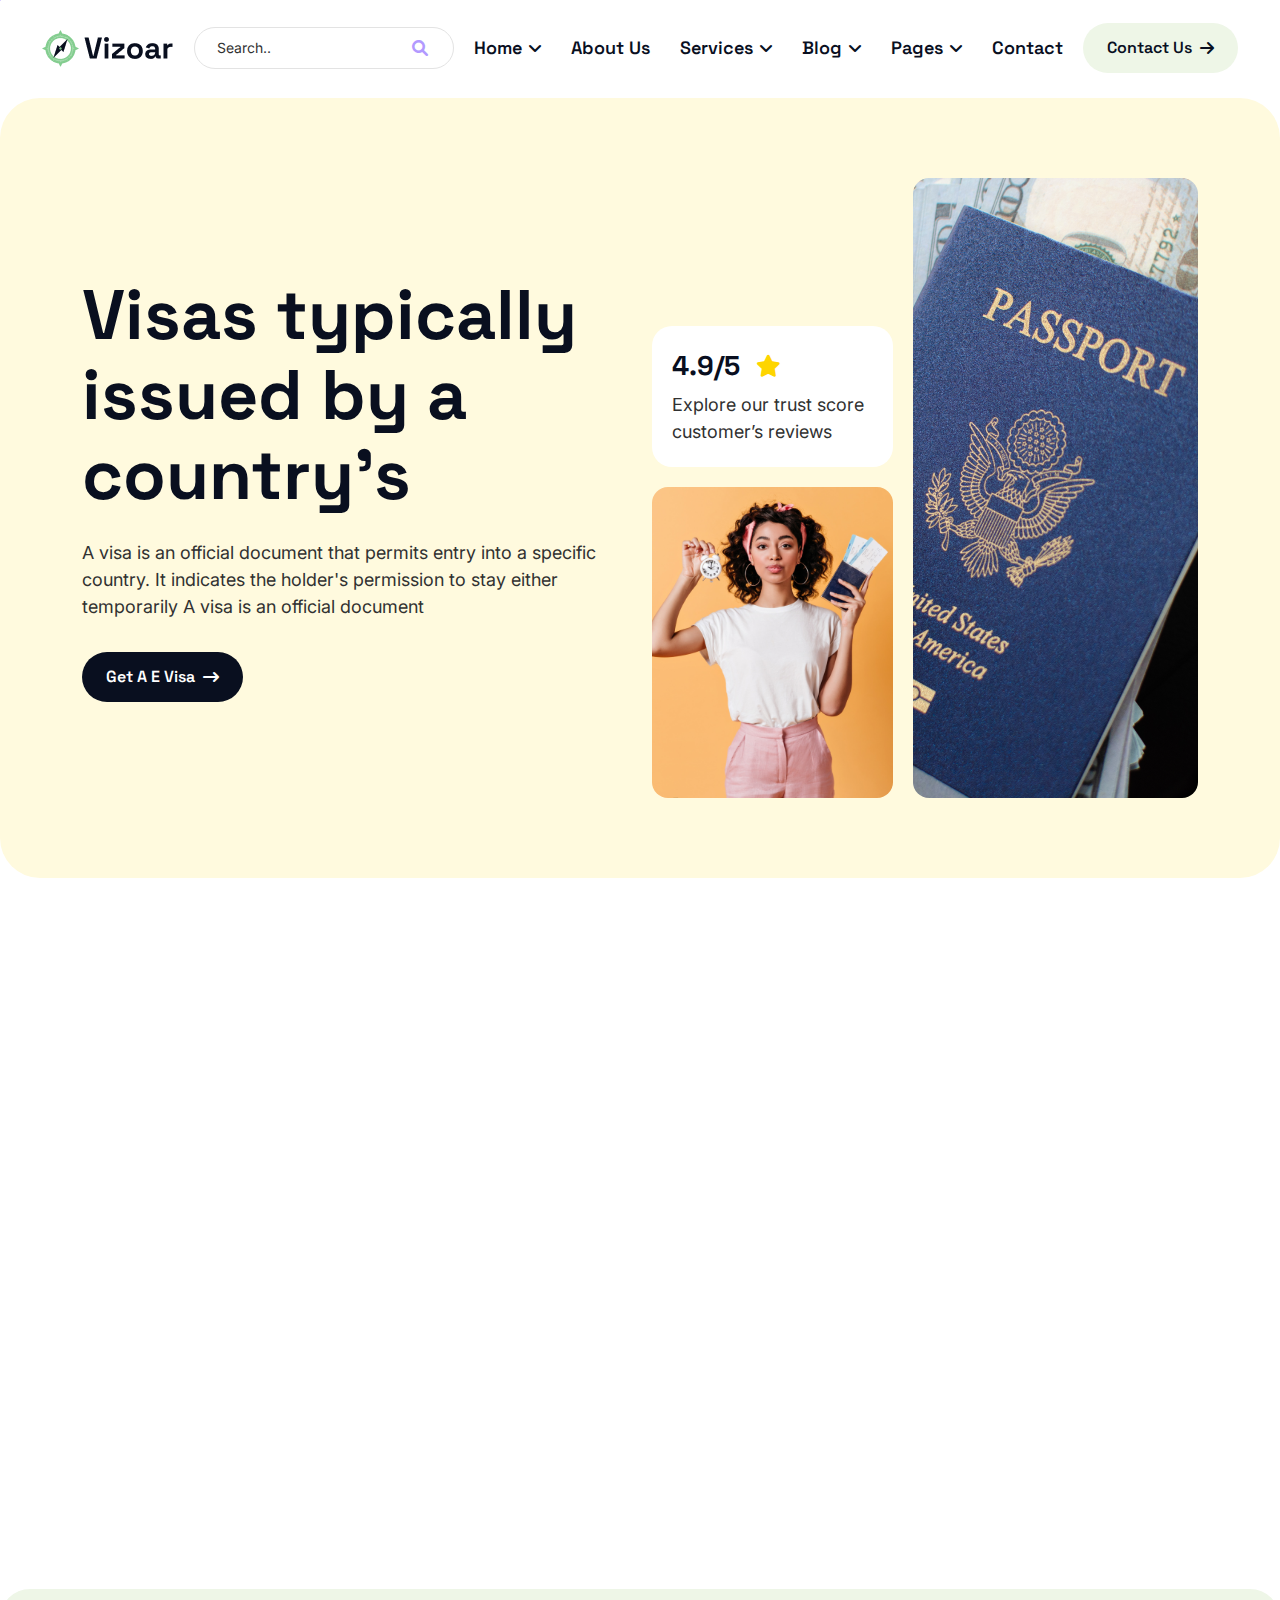
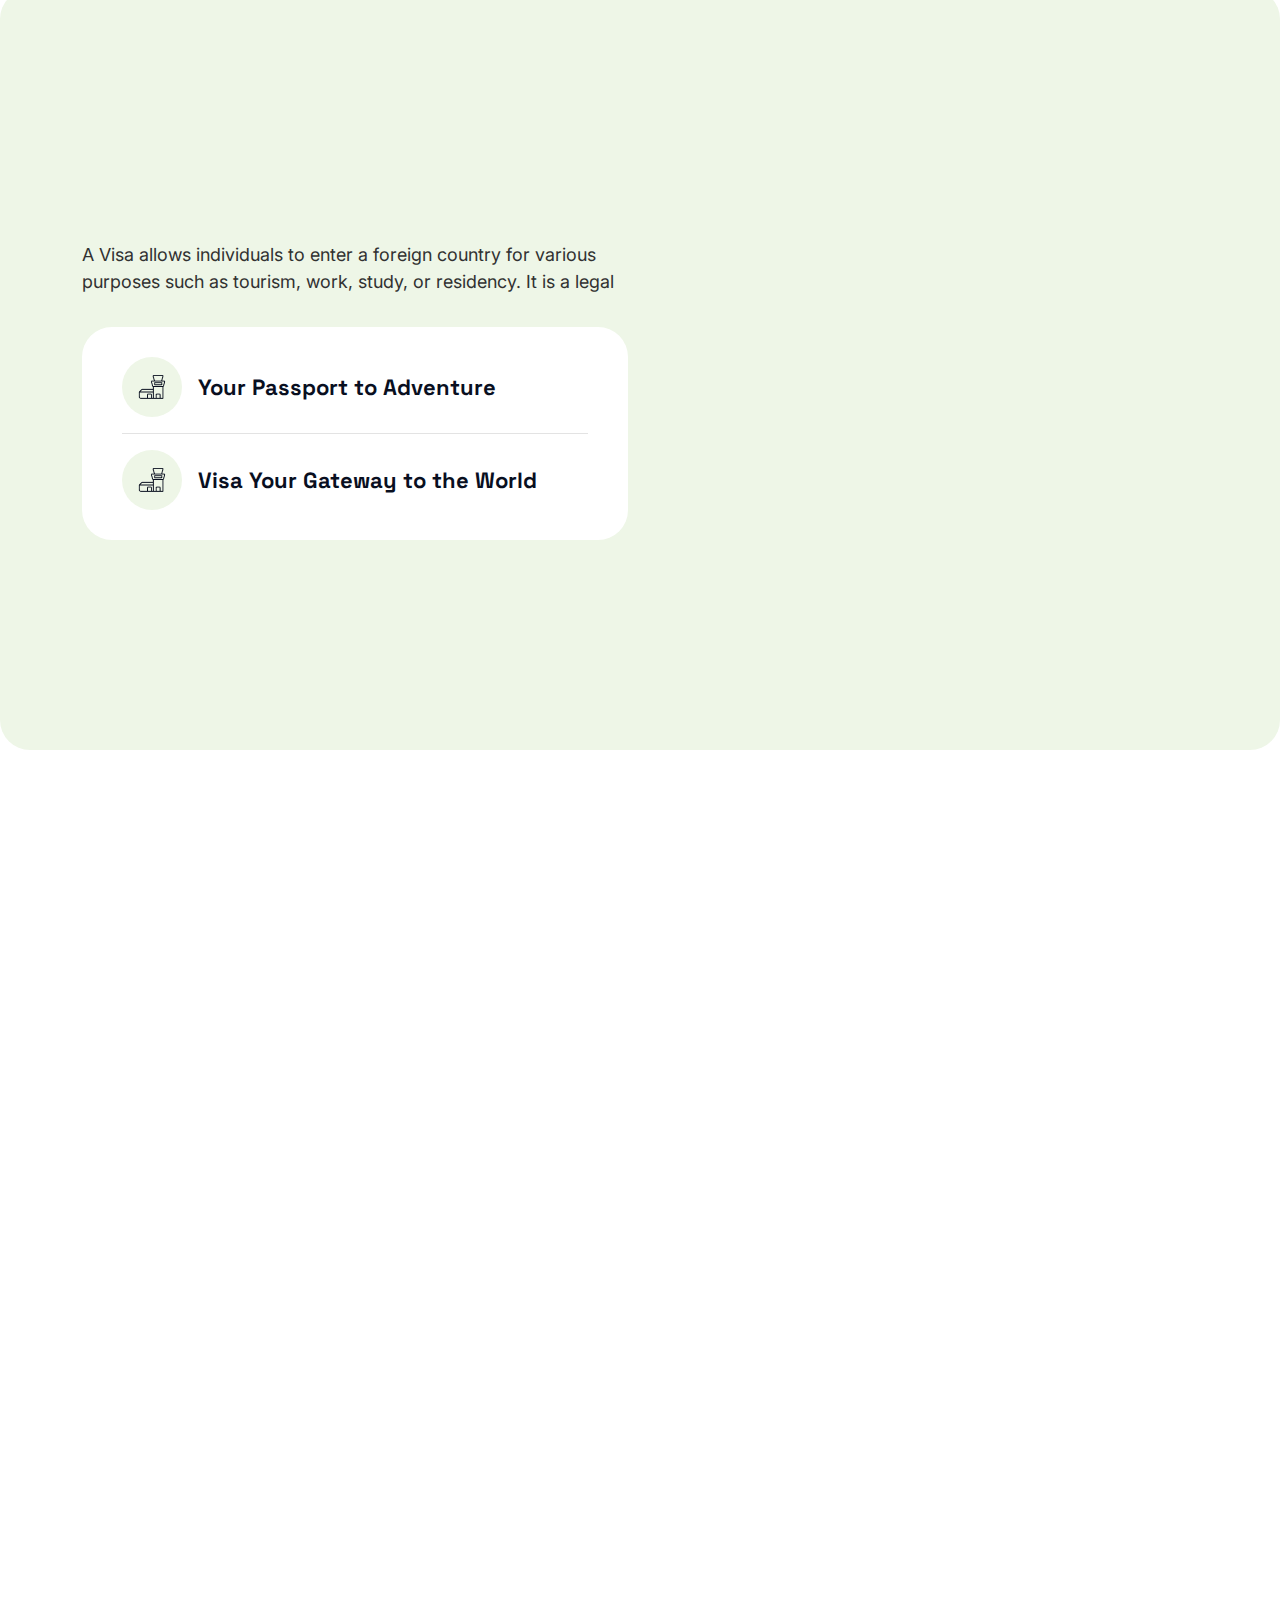
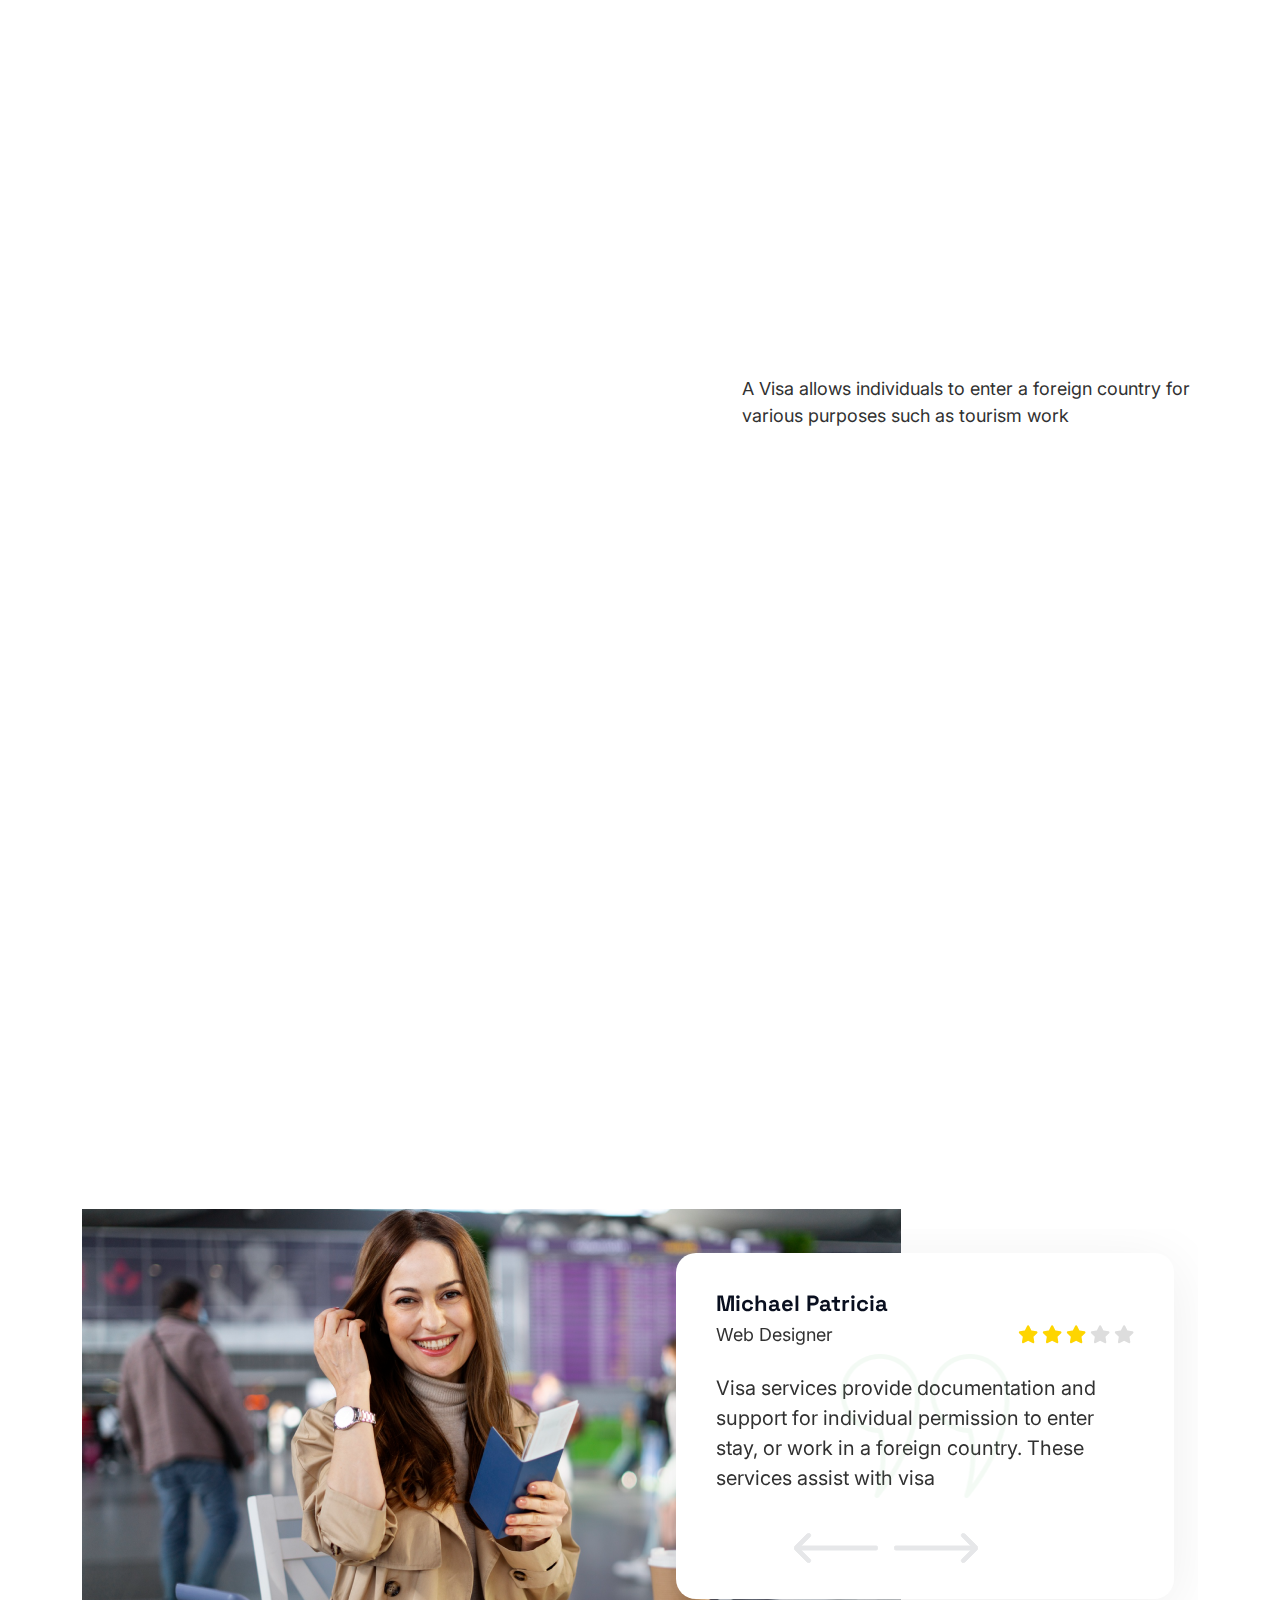
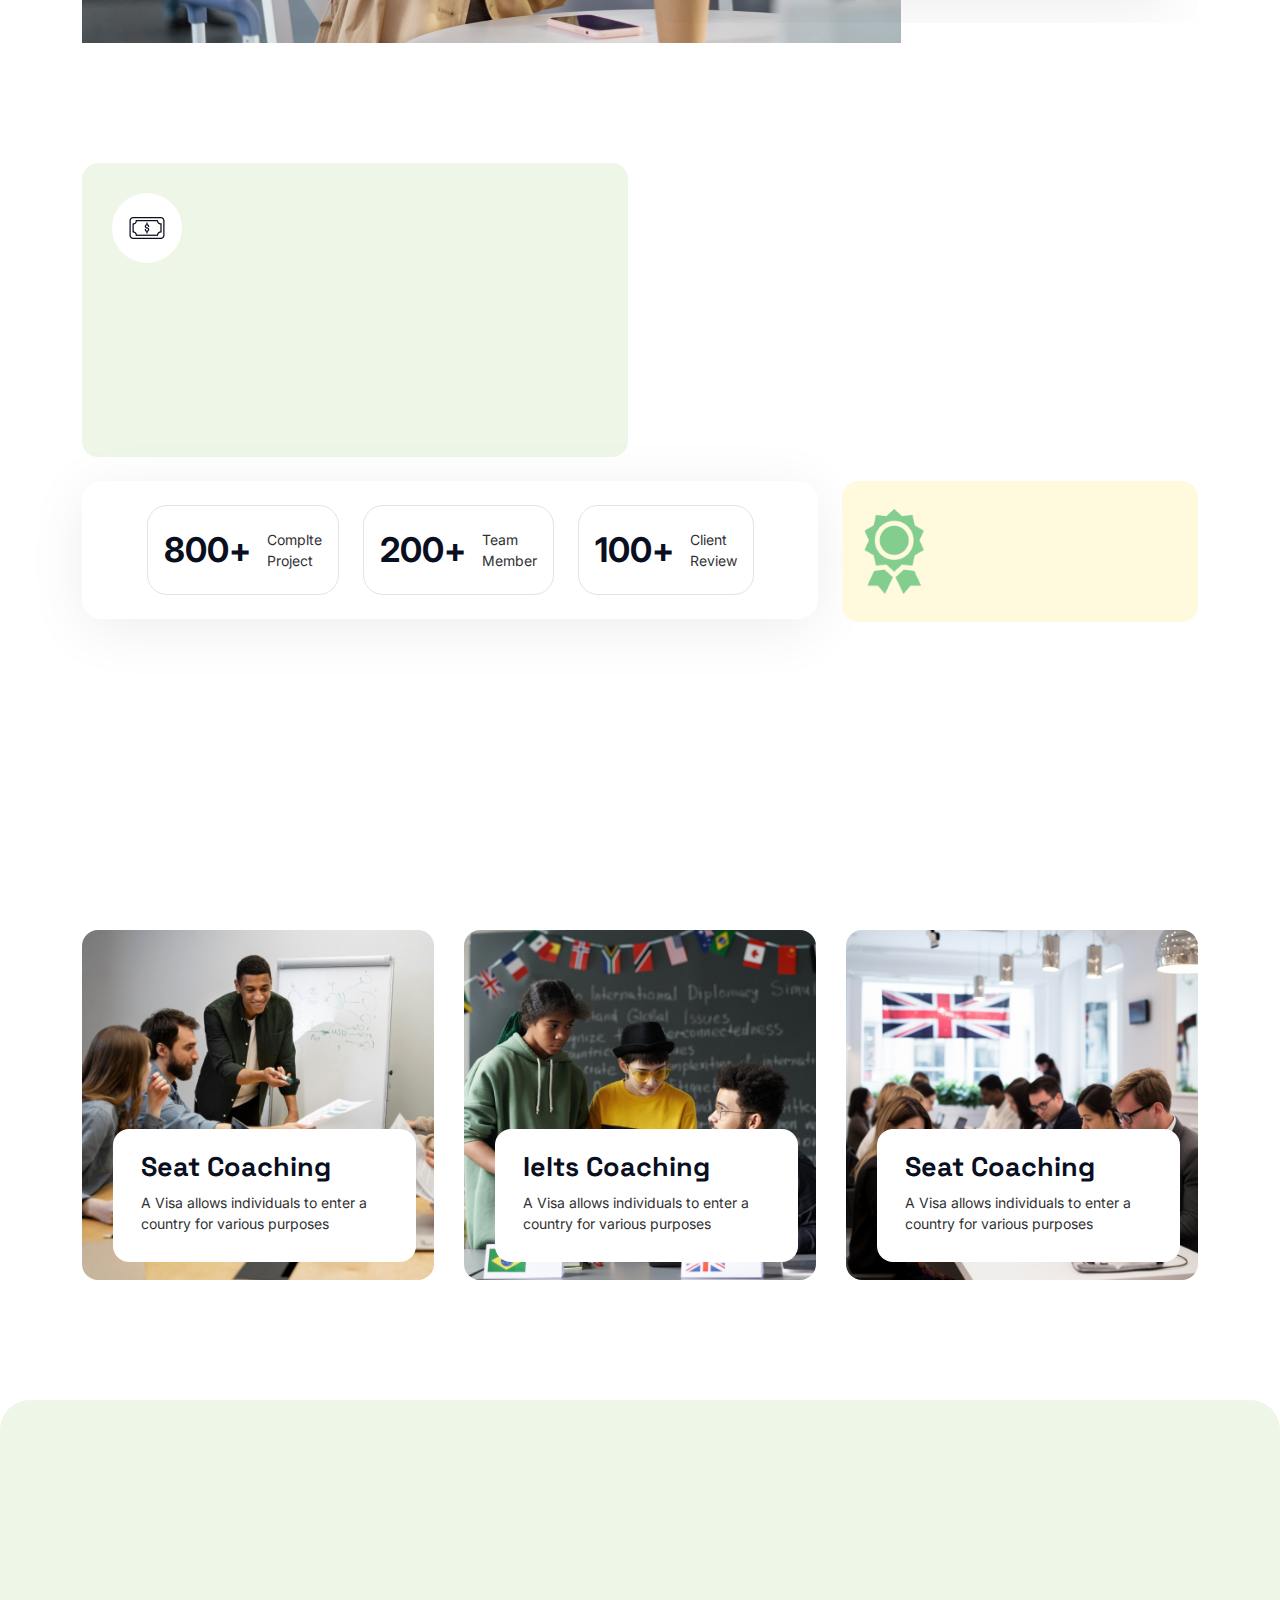
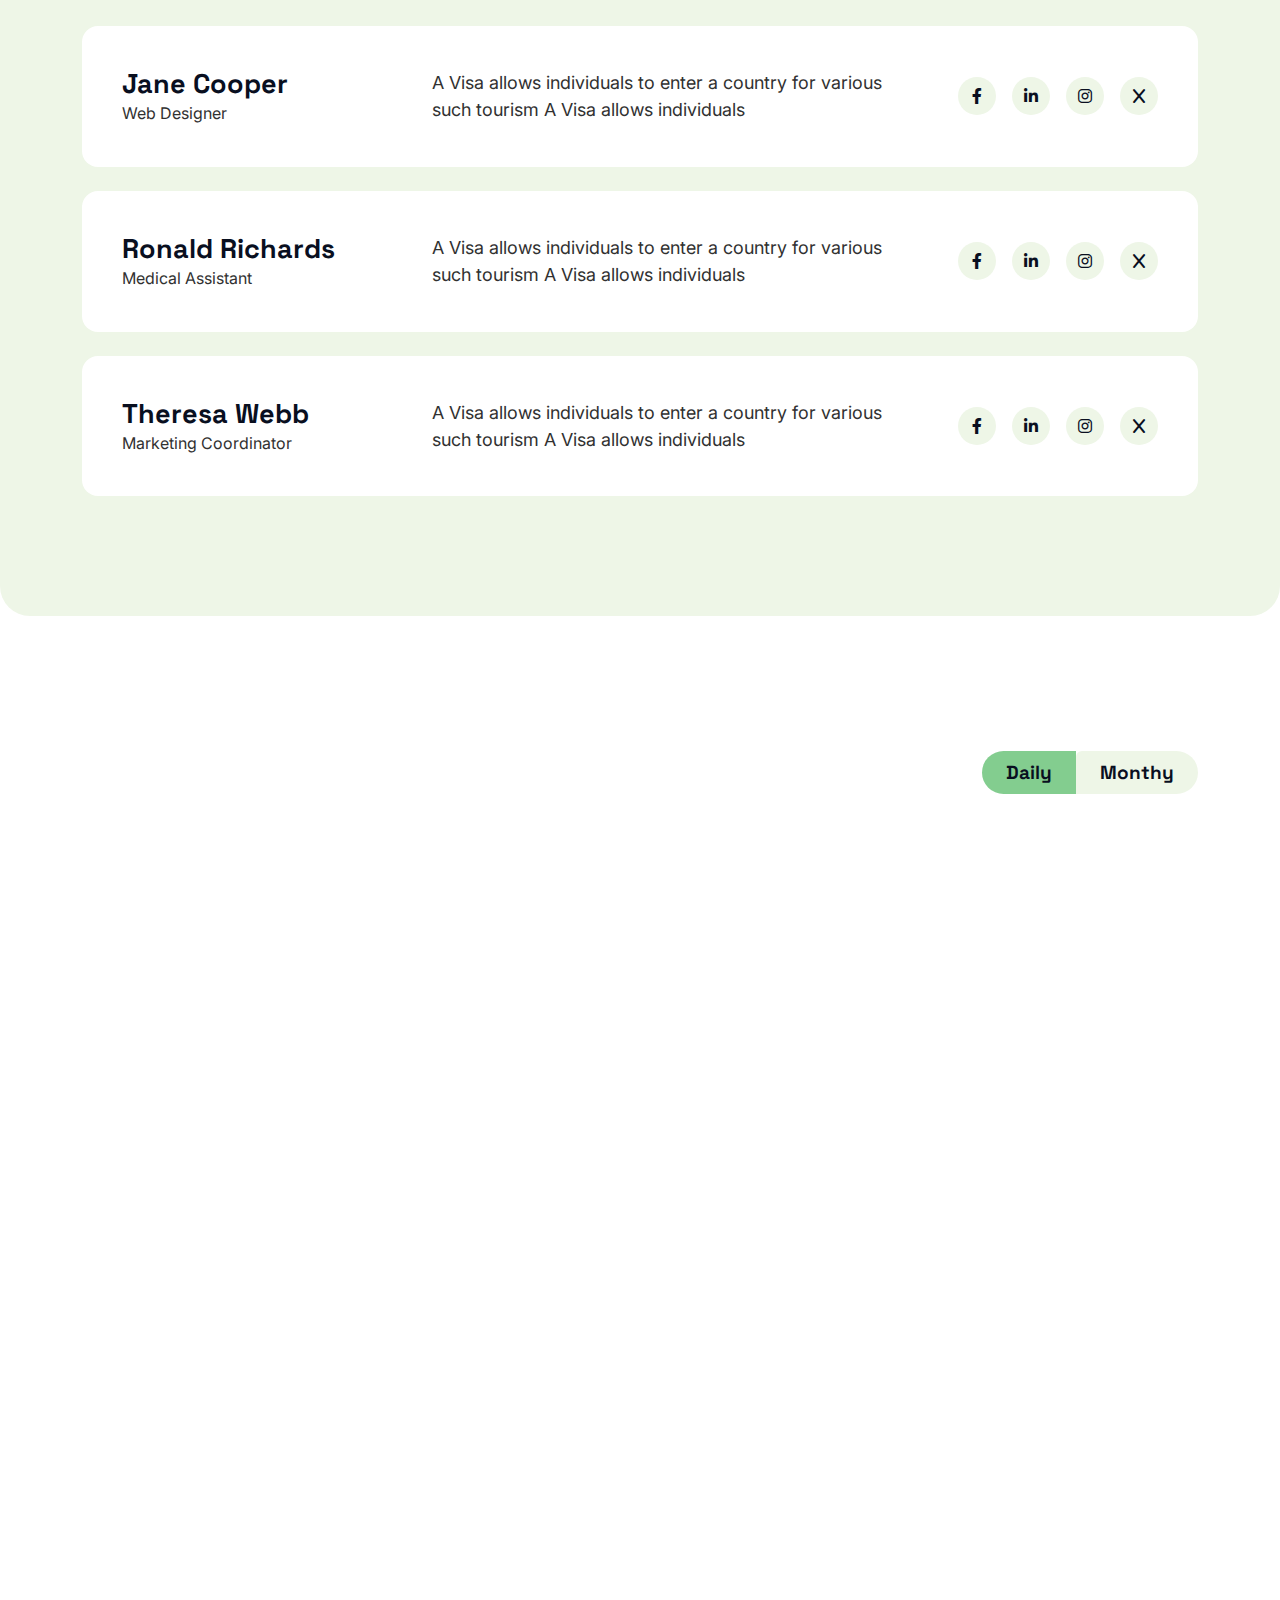
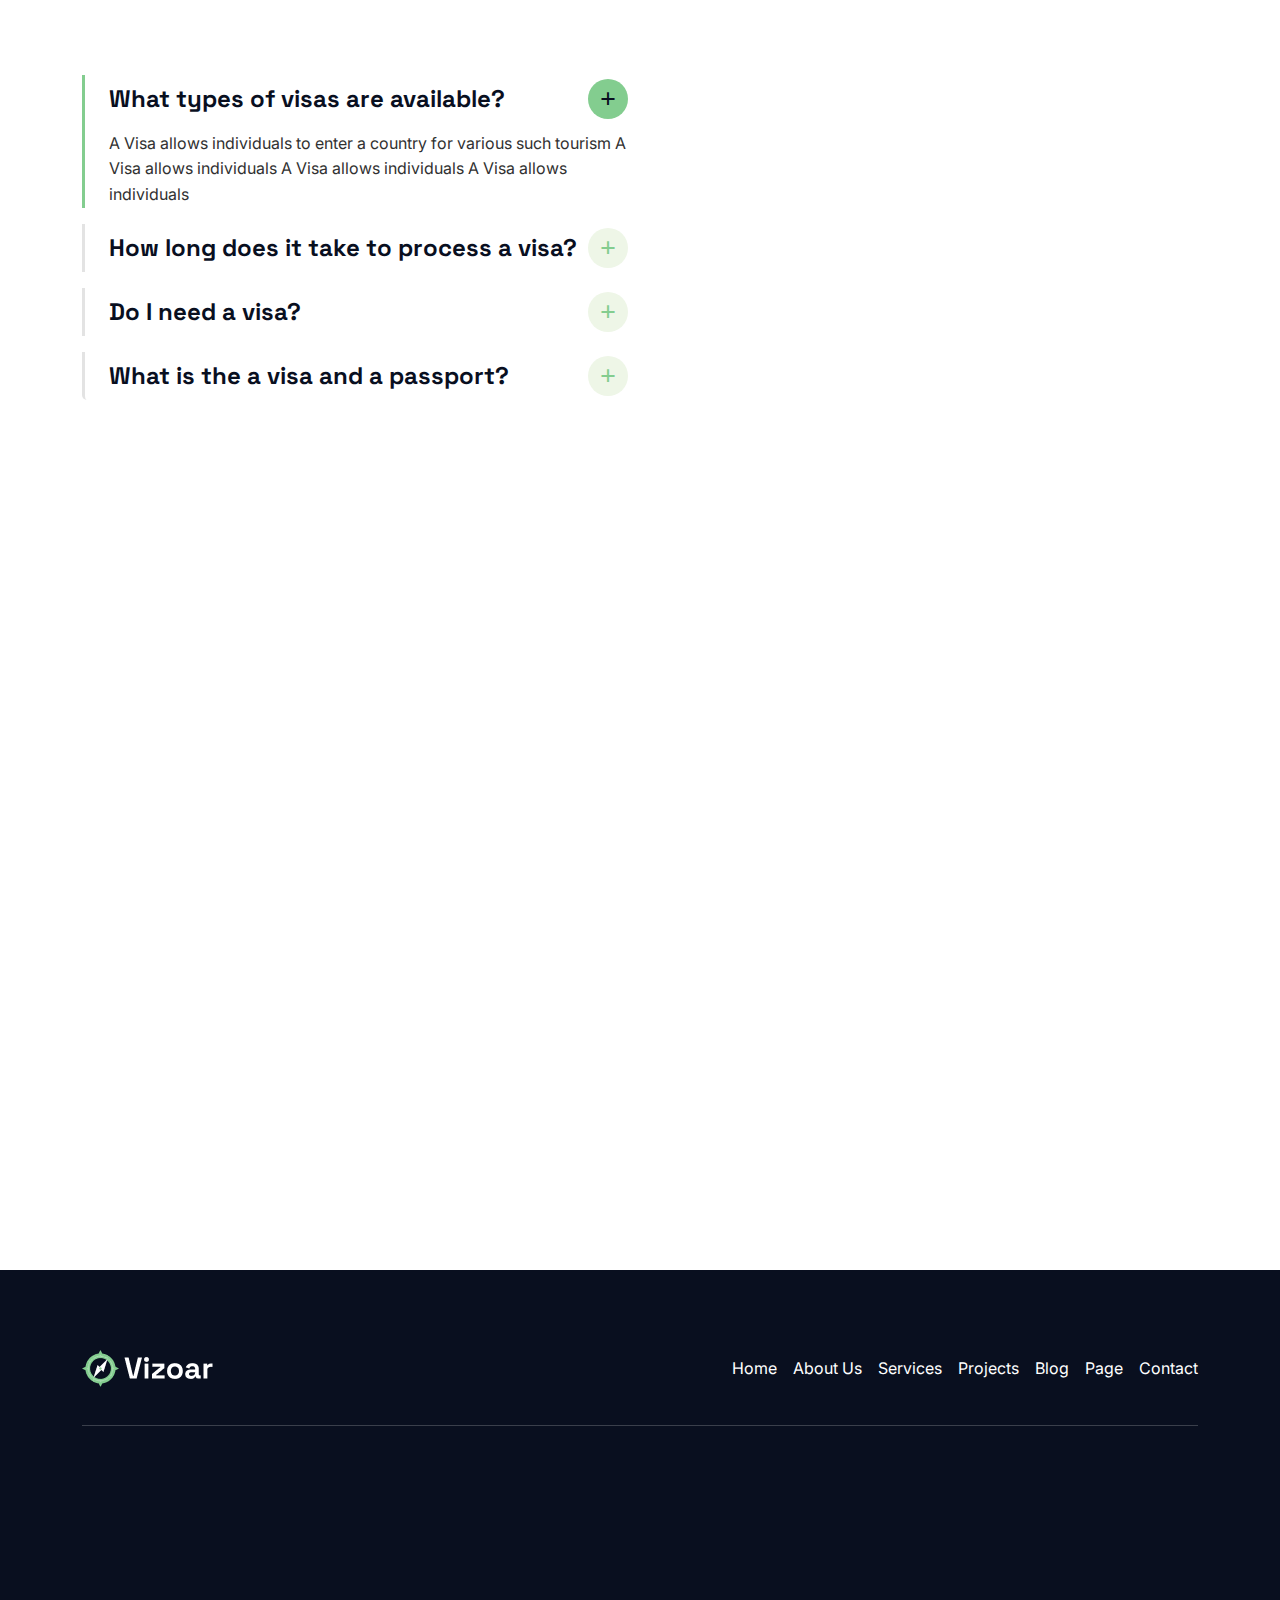
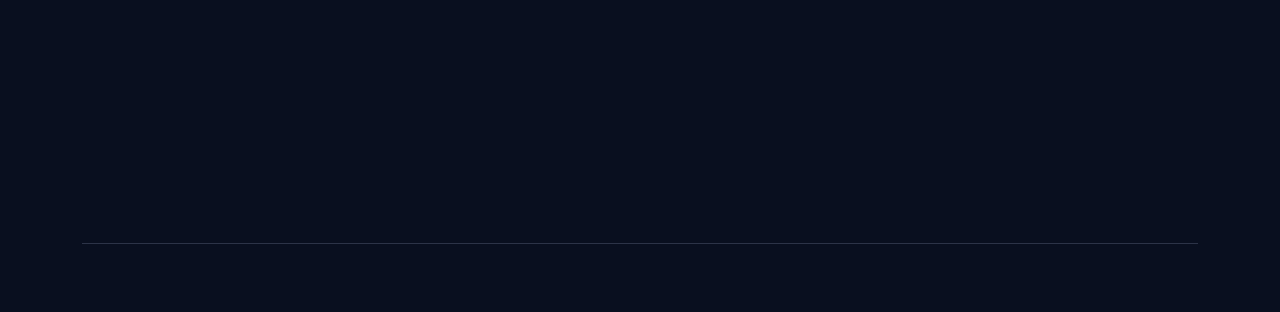
<file: index2.html>
<!DOCTYPE html>
<html lang="en">
<!--<< Header Area >>-->

<head>
    <!-- ========== Meta Tags ========== -->
    <meta charset="UTF-8">
    <meta http-equiv="X-UA-Compatible" content="IE=edge">
    <meta name="viewport" content="width=device-width, initial-scale=1">
    <meta name="author" content="authorName">
    <meta name="description" content="Vizoar - Immigration and Visa Consulting HTML Template">
    <!-- ======== Page title ============ -->
    <title>Vizoar - Immigration and Visa Consulting HTML Template</title>
    <!--<< Favcion >>-->
    <link rel="shortcut icon" href="assets/img/logo/favs.png">
    <!--<< Bootstrap min.css >>-->
    <link rel="stylesheet" href="assets/css/bootstrap.min.css">
    <!--<< All Min Css >>-->
    <link rel="stylesheet" href="assets/css/all.min.css">
    <!--<< Animate.css >>-->
    <link rel="stylesheet" href="assets/css/animate.css">
    <!--<< Magnific Popup.css >>-->
    <link rel="stylesheet" href="assets/css/magnific-popup.css">
    <!--<< MeanMenu.css >>-->
    <link rel="stylesheet" href="assets/css/meanmenu.css">
    <!--<< Swiper Bundle.css >>-->
    <link rel="stylesheet" href="assets/css/swiper-bundle.min.css">
    <!--<< Nice Select.css >>-->
    <link rel="stylesheet" href="assets/css/nice-select.css">
    <!--<< Main.css >>-->
    <link rel="stylesheet" href="assets/css/main.css">
</head>

<body>

    <!-- Preloader Start -->
    <div id="preloader" class="preloader d-none">
        <div class="animation-preloader">
            <div class="spinner">
            </div>
            <div class="txt-loading">
                <span data-text-preloader="V" class="letters-loading">
                    V
                </span>
                <span data-text-preloader="I" class="letters-loading">
                    I
                </span>
                <span data-text-preloader="Z" class="letters-loading">
                    Z
                </span>
                <span data-text-preloader="Z" class="letters-loading">
                    Z
                </span>
                <span data-text-preloader="O" class="letters-loading">
                    O
                </span>
                <span data-text-preloader="A" class="letters-loading">
                    A
                </span>
                <span data-text-preloader="R" class="letters-loading">
                    R
                </span>
            </div>
            <p class="text-center">Loading</p>
        </div>
        <div class="loader">
            <div class="row">
                <div class="col-3 loader-section section-left">
                    <div class="bg"></div>
                </div>
                <div class="col-3 loader-section section-left">
                    <div class="bg"></div>
                </div>
                <div class="col-3 loader-section section-right">
                    <div class="bg"></div>
                </div>
                <div class="col-3 loader-section section-right">
                    <div class="bg"></div>
                </div>
            </div>
        </div>
    </div>

    <!-- Start Cursor Pointer -->
    <div class="mouse-follower">
        <span class="cursor-outline"></span>
        <span class="cursor-dot"></span>
    </div>
    <!-- End Cursor Pointer -->

    <!-- Offcanvas Area Start -->
    <div class="fix-area">
        <div class="offcanvas__info">
            <div class="offcanvas__wrapper">
                <div class="offcanvas__content">
                    <div class="offcanvas__top mb-4 d-flex justify-content-between align-items-center">
                        <div class="offcanvas__logo">
                            <a href="index.html">
                                <img src="assets/img/logo/logo.png" alt="logo-img">
                            </a>
                        </div>
                        <div class="offcanvas__close">
                            <button>
                                <i class="fas fa-times"></i>
                            </button>
                        </div>
                    </div>
                    <div class="showing-thumb w-100 d-xl-block d-none">
                        <img src="assets/img/header/home-1.jpg" alt="img" class="w-100">
                    </div>
                    <div class="mobile-menu fix mb-3"></div>
                    <div class="offcanvas__contact">
                        <h4 class="n900-clr">Contact Info</h4>
                        <ul class="d-grid gap-2 mb-5">
                            <li class="d-flex align-items-center">
                                <div class="offcanvas__contact-icon">
                                    <i class="fal fa-map-marker-alt"></i>
                                </div>
                                <div class="offcanvas__contact-text">
                                    <a target="_blank" href="#">3517 W. Gray St. Utica, Pennsylvania</a>
                                </div>
                            </li>
                            <li class="d-flex align-items-center">
                                <div class="offcanvas__contact-icon mr-15">
                                    <i class="fal fa-envelope"></i>
                                </div>
                                <div class="offcanvas__contact-text">
                                    <a href="mailto:info@example.com"><span
                                            class="mailto:info@example.com">alma.lawson@example.com</span></a>
                                </div>
                            </li>
                            <li class="d-flex align-items-center">
                                <div class="offcanvas__contact-icon mr-15">
                                    <i class="fal fa-clock"></i>
                                </div>
                                <div class="offcanvas__contact-text">
                                    <a target="_blank" href="#">Sun-friday, 02am -09pm</a>
                                </div>
                            </li>
                            <li class="d-flex align-items-center">
                                <div class="offcanvas__contact-icon mr-15">
                                    <i class="far fa-phone"></i>
                                </div>
                                <div class="offcanvas__contact-text">
                                    <a href="tel:+11002345909">(219) 555-0114</a>
                                </div>
                            </li>
                        </ul>
                        <div class="header-button mt-4">
                            <a href="contact.html" class="theme-btn p2-bg text-center">
                                <span>
                                    Get A Quote
                                    <span class="ani-arrow">
                                        <i class="fa-solid fa-arrow-right-long"></i>
                                    </span>
                                </span>
                            </a>
                        </div>
                        <div class="social-icon d-flex align-items-center">
                            <a href="#"><i class="fab fa-facebook-f"></i></a>
                            <a href="#"><i class="fab fa-twitter"></i></a>
                            <a href="#"><i class="fa-brands fa-instagram"></i></a>
                            <a href="#"><i class="fa-brands fa-pinterest-p"></i></a>
                        </div>
                    </div>
                </div>
            </div>
        </div>
    </div>
    <div class="offcanvas__overlay"></div>

    <!-- Header Section Start -->
    <header id="header-sticky" class="header-1 header-style2 position-absolute w-100">
        <div class="container">
            <div class="mega-menu-wrapper">
                <div class="header-main style-2">
                    <div class="header-left">
                        <div class="logo">
                            <a href="index.html" class="header-logo">
                                <img src="assets/img/logo/logo.png" alt="logo-img">
                            </a>
                        </div>
                    </div>
                    <form action="#" class="desktop-search">
                        <input type="text" placeholder="Search..">
                        <i class="fa-solid fa-magnifying-glass"></i>
                    </form>
                    <div class="header-right d-flex justify-content-end align-items-center">
                        <div class="mean__menu-wrapper">
                            <div class="main-menu">
                                <nav id="mobile-menu">
                                    <ul>
                                        <li class="has-dropdown active menu-thumb">
                                            <a href="index.html">
                                                Home
                                                <i class="fas fa-angle-down"></i>
                                            </a>
                                            <ul class="submenu has-homemenu">
                                                <li>
                                                    <div class="homemenu-items">
                                                        <div class="homemenu">
                                                            <div class="homemenu-thumb">
                                                                <img src="assets/img/header/home-1.jpg" alt="img">
                                                                <div class="demo-button">
                                                                    <a href="index.html" class="theme-btn p5-bg">
                                                                        <span>Home 01</span>
                                                                    </a>
                                                                </div>
                                                            </div>
                                                            <div class="homemenu-content text-center">
                                                                <h4 class="homemenu-title">
                                                                    <a href="index.html">Home Version 01</a>
                                                                </h4>
                                                            </div>
                                                        </div>
                                                        <div class="homemenu">
                                                            <div class="homemenu-thumb mb-15">
                                                                <img src="assets/img/header/home-2.jpg" alt="img">
                                                                <div class="demo-button">
                                                                    <a href="index2.html" class="theme-btn p5-bg">
                                                                        <span>Home 02</span>
                                                                    </a>
                                                                </div>
                                                            </div>
                                                            <div class="homemenu-content text-center">
                                                                <h4 class="homemenu-title">
                                                                    <a href="index2.html">Home Version 02</a>
                                                                </h4>
                                                            </div>
                                                        </div>
                                                    </div>
                                                </li>
                                            </ul>
                                        </li>
                                        <li>
                                            <a href="about.html">About Us</a>
                                        </li>
                                        <li>
                                            <a href="news.html">
                                                Services
                                                <i class="fas fa-angle-down"></i>
                                            </a>
                                            <ul class="submenu">
                                                <li><a href="service.html">Services</a></li>
                                                <li><a href="service-details.html">Services Details</a></li>
                                            </ul>
                                        </li>

                                        <li>
                                            <a href="news.html">
                                                Blog
                                                <i class="fas fa-angle-down"></i>
                                            </a>
                                            <ul class="submenu">
                                                <li><a href="blog.html">Blog</a></li>
                                                <li><a href="blog-details.html">Blog Details</a></li>
                                            </ul>
                                        </li>
                                        <li class="has-dropdown">
                                            <a href="news.html">
                                                Pages
                                                <i class="fas fa-angle-down"></i>
                                            </a>
                                            <ul class="submenu">
                                                <li><a href="about.html">About Us</a></li>
                                                <li><a href="pricing.html">Pricing</a></li>
                                            </ul>
                                        </li>
                                        <li>
                                            <a href="contact.html">
                                                Contact
                                            </a>
                                        </li>
                                    </ul>
                                </nav>
                            </div>
                        </div>
                        <a href="#0" class="search-trigger search-icon d-xl-none d-block">
                            <i class="fa-solid fa-magnifying-glass black"></i>
                        </a>
                        <div class="header__hamburger d-xl-none d-block my-auto">
                            <div class="sidebar__toggle">
                                <img src="assets/img/icon/menu.png" alt="icon">
                            </div>
                        </div>

                    </div>
                    <div class="header-hamburger-inner d-xl-flex gap-xxl-4 gap-xl-3 align-items-center d-none">
                        <a href="contact.html"
                            class="common-btn box-style first-box d-inline-flex justify-content-center align-items-center gap-xxl-2 gap-2 fs18 fw-semibold black overflow-hidden rounded-5 n100-bg wow fadeInRight"
                            data-wow-delay="0.8s">
                            Contact Us
                            <i class="fa-solid fa-arrow-right"></i>
                        </a>
                        <div class="header__hamburger my-auto d-xl-none d-block">
                            <div class="sidebar__toggle">
                                <img src="assets/img/icon/menu.png" alt="icon">
                            </div>
                        </div>
                    </div>
                </div>
            </div>
        </div>
    </header>

    <!-- Banner Section Start -->
    <section class="banner-section-tow cmn-bg">
        <div class="banner-content-wrapper2">
            <div class="container">
                <div class="row g-4 align-items-center justify-content-between">
                    <div class="col-lg-6">
                        <div class="hero-content-version2">
                            <h1 class="black mb-lg-4 mb-3 wow fadeInUp" data-wow-delay="0.6s">
                                Visas typically issued by a country's
                            </h1>
                            <p class="pra mb-4 pb-xl-2 fs-six wow fadeInUp" data-wow-delay="0.7s">
                                A visa is an official document that permits entry into a specific country. It indicates
                                the holder's permission to stay
                                either temporarily A visa is an official document
                            </p>
                            <a href="contact.html"
                                class="common-btn box-style first-box d-inline-flex justify-content-center align-items-center gap-xxl-2 gap-2 fs18 fw-semibold white overflow-hidden rounded-5 blackbg wow fadeInRight"
                                data-wow-delay="0.8s">
                                Get A E Visa
                                <i class="fa-solid fa-arrow-right-long last"></i>
                            </a>
                        </div>
                    </div>
                    <div class="col-lg-6">
                        <div class="hero-thumb2-inner">
                            <div class="hero-review-adjust">
                                <div class="ratting-cmn-box bg-white">
                                    <div class="d-flex align-items-center gap-xl-3 gap-2 mb-2">
                                        <h3 class="black">4.9/5</h3> <i class="fa-solid fa-star"></i>
                                    </div>
                                    <p class="fs-six pra">
                                        Explore our trust score
                                        customer’s reviews
                                    </p>
                                </div>
                                <div class="thumb">
                                    <img src="assets/img/banner/hero2-thumb1.png" alt="img" class="rounded-4">
                                </div>
                            </div>
                            <div class="thumb-passport">
                                <img src="assets/img/banner/hero2-thumb2.png" alt="img" class="rounded-4">
                            </div>
                        </div>
                    </div>
                </div>
            </div>
        </div>
    </section>
    <!-- Banner Section Start -->

    <!-- global access Section Start -->
    <section class="global-access-section fix section-padding">
        <div class="container">
            <div class="row justify-content-center mb-md-5 mb-4">
                <div class="col-lg-8">
                    <h2 class="text-center wow fadeInUp black visible-slowly-right" data-wow-delay=".3s">
                        Your Passport to AdventureVisa Your Global Access
                    </h2>
                </div>
            </div>
            <div class="row justify-content-center g-sm-6 g-4">
                <div class="col-sm-6 col-md-6 col-lg-4">
                    <div class="access-item rounded-4 wow fadeInUp" data-wow-duration="0.5s">
                        <div class="d-flex align-items-center justify-content-between mb-4">
                            <div class="icon d-center n100-bg radius-circle d-center">
                                <img src="assets/img/icon/route.png" alt="img">
                            </div>
                            <span class="storke">
                                01
                            </span>
                        </div>
                        <div class="cont">
                            <h3 class="black mb-2 visible-from-bottom">Visa Guard Solutions</h3>
                            <p class=" fs-eight pra">A Visa allows individuals to enter a country for various purposes
                                such as tourism</p>
                        </div>
                    </div>
                </div>
                <div class="col-sm-6 col-md-6 col-lg-4">
                    <div class="access-item rounded-4 wow fadeInUp" data-wow-duration="0.5s">
                        <div class="d-flex align-items-center justify-content-between mb-4">
                            <div class="icon d-center n100-bg radius-circle d-center">
                                <img src="assets/img/icon/stamp.png" alt="img">
                            </div>
                            <span class="storke">
                                02
                            </span>
                        </div>
                        <div class="cont">
                            <h3 class="black mb-2 visible-from-bottom">Visa Blend Concierge</h3>
                            <p class=" fs-eight pra">A Visa allows individuals to enter a country for various purposes
                                such as tourism</p>
                        </div>
                    </div>
                </div>
                <div class="col-sm-6 col-md-6 col-lg-4">
                    <div class="access-item rounded-4 wow fadeInUp" data-wow-duration="0.5s">
                        <div class="d-flex align-items-center justify-content-between mb-4">
                            <div class="icon d-center n100-bg radius-circle d-center">
                                <img src="assets/img/icon/visa.png" alt="img">
                            </div>
                            <span class="storke">
                                03
                            </span>
                        </div>
                        <div class="cont">
                            <h3 class="black mb-2 visible-from-bottom">Dream Visa Assistance</h3>
                            <p class=" fs-eight pra">A Visa allows individuals to enter a country for various purposes
                                such as tourism</p>
                        </div>
                    </div>
                </div>
            </div>
        </div>
    </section>

    <!-- About Section Start -->
    <section class="about-section fix">
        <div class="about-wrapper section-padding">
            <div class="container">
                <div class="row g-4 align-items-center">
                    <div class="col-lg-6">
                        <div class="about-content">
                            <div class="section-title mb-4 pb-2">
                                <h2 class="mb-3 fw-bold wow fadeInUp black visible-slowly-right" data-wow-delay=".3s">
                                    Dream Explore Unlock the Entire World Visa
                                </h2>
                                <p class="fs-six pra">
                                    A Visa allows individuals to enter a foreign country for various purposes such as
                                    tourism, work, study, or residency. It
                                    is a legal
                                </p>
                            </div>
                            <div class="about-information d-grid gap-xl-3 gap-3 white-bg">
                                <div class="about-info d-flex align-items-center gap-lg-3 gap-2">
                                    <div class="icon d-center n100-bg">
                                        <img src="assets/img/icon/passport.png" alt="img">
                                    </div>
                                    <h4 class="black">Your Passport to Adventure</h4>
                                </div>
                                <div class="line"></div>
                                <div class="about-info d-flex align-items-center gap-lg-3 gap-2">
                                    <div class="icon d-center n100-bg">
                                        <img src="assets/img/icon/passport.png" alt="img">
                                    </div>
                                    <h4 class="black">Visa Your Gateway to the World</h4>
                                </div>
                            </div>
                            <a href="contact.html"
                                class="common-btn box-style first-box d-inline-flex justify-content-center align-items-center gap-xxl-2 gap-2 fs18 fw-semibold white overflow-hidden rounded-5 blackbg wow fadeInRight"
                                data-wow-delay="0.8s">
                                Learn More
                                <i class="fa-solid fa-arrow-right-long last"></i>
                            </a>
                        </div>
                    </div>
                    <div class="col-lg-6">
                        <div class="about-thumb position-relative reveal-left w-100 ms-xl-5">
                            <img src="assets/img/about/about-thumb1.png" alt="img" class="w-100">
                            <!-- Ele -->
                            <img src="assets/img/about/about-flag.png" alt="img" class="about-ele">
                        </div>
                    </div>
                </div>
            </div>
        </div>
    </section>

    <!-- adventure access Section Start -->
    <section class="adventure-access-section fix section-padding">
        <div class="container">
            <div class="row justify-content-center mb-md-5 mb-4">
                <div class="col-lg-8">
                    <h2 class="text-center wow fadeInUp black visible-slowly-right" data-wow-delay=".3s">
                        Your Passport to AdventureVisa Your Global Access
                    </h2>
                </div>
            </div>
            <div class="row justify-content-center g-sm-6 g-4">
                <div class="col-sm-6 col-md-6 col-lg-4">
                    <a href="#0"
                        class="adventure-access-item d-center position-relative btn-vivacity rounded-4 wow fadeInUp"
                        data-wow-duration="0.5s">
                        <span class="flat d-center"><img src="assets/img/services/soudi-flag.png" alt="img"></span>
                        <img src="assets/img/services/soudi.png" alt="img" class="w-100 rounded-4">
                    </a>
                </div>
                <div class="col-sm-6 col-md-6 col-lg-4">
                    <a href="#0"
                        class="adventure-access-item d-center position-relative btn-vivacity rounded-4 wow fadeInUp"
                        data-wow-duration="0.5s">
                        <span class="flat d-center"><img src="assets/img/services/india-flag.png" alt="img"></span>
                        <img src="assets/img/services/india.png" alt="img" class="w-100 rounded-4">
                    </a>
                </div>
                <div class="col-sm-6 col-md-6 col-lg-4">
                    <a href="#0"
                        class="adventure-access-item d-center position-relative btn-vivacity rounded-4 wow fadeInUp"
                        data-wow-duration="0.5s">
                        <span class="flat d-center"><img src="assets/img/services/ireland-flag.png" alt="img"></span>
                        <img src="assets/img/services/ireland.png" alt="img" class="w-100 rounded-4">
                    </a>
                </div>
                <div class="col-sm-6 col-md-6 col-lg-4">
                    <a href="#0"
                        class="adventure-access-item d-center position-relative btn-vivacity rounded-4 wow fadeInUp"
                        data-wow-duration="0.5s">
                        <span class="flat d-center"><img src="assets/img/services/bangladesh-flag.png" alt="img"></span>
                        <img src="assets/img/services/bangladesh.png" alt="img" class="w-100 rounded-4">
                    </a>
                </div>
                <div class="col-sm-6 col-md-6 col-lg-4">
                    <a href="#0"
                        class="adventure-access-item d-center position-relative btn-vivacity rounded-4 wow fadeInUp"
                        data-wow-duration="0.5s">
                        <span class="flat d-center"><img src="assets/img/services/newzeland-flag.png" alt="img"></span>
                        <img src="assets/img/services/newzeland.png" alt="img" class="w-100 rounded-4">
                    </a>
                </div>
                <div class="col-sm-6 col-md-6 col-lg-4">
                    <a href="#0"
                        class="adventure-access-item d-center position-relative btn-vivacity rounded-4 wow fadeInUp"
                        data-wow-duration="0.5s">
                        <span class="flat d-center"><img src="assets/img/services/scotland-flag.png" alt="img"></span>
                        <img src="assets/img/services/scotland.png" alt="img" class="w-100 rounded-4">
                    </a>
                </div>
            </div>
            <div class="text-center mt-lg-5 mt-4">
                <a href="contact.html"
                    class="common-btn box-style first-box d-inline-flex justify-content-center align-items-center gap-xxl-2 gap-2 fs18 fw-semibold black overflow-hidden rounded-5 p2-bg wow fadeInRight"
                    data-wow-delay="0.8s">
                    View More
                    <i class="fa-solid fa-arrow-right-long last"></i>
                </a>
            </div>
        </div>
    </section>

    <!-- unseen passport Section Start -->
    <section class="unseen-passport-section fix space-bottom">
        <div class="container">
            <div
                class="row g-3 text-lg-start text-center justify-content-lg-between justify-content-center align-items-end mb-md-5 mb-4">
                <div class="col-lg-7">
                    <h2 class="wow fadeInUp black visible-slowly-right" data-wow-delay=".3s">
                        Explore the Unseen with Visa
                        Passport to Discovery
                    </h2>
                </div>
                <div class="col-lg-5">
                    <p class="pra fs-six">
                        A Visa allows individuals to enter a foreign country for various purposes such as tourism work
                    </p>
                </div>
            </div>
            <div class="row justify-content-center g-sm-6 g-4">
                <div class="col-md-6">
                    <div class="unseen-item rounded-4 wow fadeInUp" data-wow-duration="0.5s">
                        <div class="d-flex align-items-center justify-content-between mb-3">
                            <h3>
                                <a href="#" class="black">Business Visa</a>
                            </h3>
                            <div class="icon d-center n100-bg radius-circle d-center">
                                <img src="assets/img/icon/unseen-icon1.png" alt="img">
                            </div>
                        </div>
                        <p class=" fs-eight pra mb-4">
                            A Visa allows individuals to enter a country for various purposes such tourism A Visa allows
                            individuals to enter a
                            country various A Visa allows individuals to the enter a country for various purposes such
                            as tourism A Visa allows
                        </p>
                        <a href="blog-details.html"
                            class="read-more fs20 fw-semibold black heading-font d-block d-flex align-items-center">
                            View More <i class="fa-solid fa-arrow-right"></i>
                        </a>
                    </div>
                </div>
                <div class="col-md-6">
                    <div class="unseen-item rounded-4 wow fadeInUp" data-wow-duration="0.9s">
                        <div class="d-flex align-items-center justify-content-between mb-3">
                            <h3>
                                <a href="#" class="black">Student Visa</a>
                            </h3>
                            <div class="icon d-center n100-bg radius-circle d-center">
                                <img src="assets/img/icon/unseen-icon2.png" alt="img">
                            </div>
                        </div>
                        <p class=" fs-eight pra mb-4">
                            A Visa allows individuals to enter a country for various purposes such tourism A Visa allows
                            individuals to enter a
                            country various A Visa allows individuals to the enter a country for various purposes such
                            as tourism A Visa allows
                        </p>
                        <a href="blog-details.html"
                            class="read-more fs20 fw-semibold black heading-font d-block d-flex align-items-center">
                            View More <i class="fa-solid fa-arrow-right"></i>
                        </a>
                    </div>
                </div>
                <div class="col-md-6">
                    <div class="unseen-item rounded-4 wow fadeInUp" data-wow-duration="1.1s">
                        <div class="d-flex align-items-center justify-content-between mb-3">
                            <h3>
                                <a href="#" class="black">Working Visa</a>
                            </h3>
                            <div class="icon d-center n100-bg radius-circle d-center">
                                <img src="assets/img/icon/unseen-icon3.png" alt="img">
                            </div>
                        </div>
                        <p class=" fs-eight pra mb-4">
                            A Visa allows individuals to enter a country for various purposes such tourism A Visa allows
                            individuals to enter a
                            country various A Visa allows individuals to the enter a country for various purposes such
                            as tourism A Visa allows
                        </p>
                        <a href="blog-details.html"
                            class="read-more fs20 fw-semibold black heading-font d-block d-flex align-items-center">
                            View More <i class="fa-solid fa-arrow-right"></i>
                        </a>
                    </div>
                </div>
                <div class="col-md-6">
                    <div class="unseen-item rounded-4 wow fadeInUp" data-wow-duration="1.5s">
                        <div class="d-flex align-items-center justify-content-between mb-3">
                            <h3>
                                <a href="#" class="black">Tourist Visa</a>
                            </h3>
                            <div class="icon d-center n100-bg radius-circle d-center">
                                <img src="assets/img/icon/unseen-icon4.png" alt="img">
                            </div>
                        </div>
                        <p class=" fs-eight pra mb-4">
                            A Visa allows individuals to enter a country for various purposes such tourism A Visa allows
                            individuals to enter a
                            country various A Visa allows individuals to the enter a country for various purposes such
                            as tourism A Visa allows
                        </p>
                        <a href="blog-details.html"
                            class="read-more fs20 fw-semibold black heading-font d-block d-flex align-items-center">
                            View More <i class="fa-solid fa-arrow-right"></i>
                        </a>
                    </div>
                </div>
            </div>
        </div>
    </section>

    <!-- Testimonial Section Start -->
    <section class="testimonial-section white-bg fix">
        <div class="container">
            <div class="row g-6 align-items-center">
                <div class="col-lg-6">
                    <div class="testimonial-thumb1 mb-md-0 mb-4">
                        <img src="assets/img/testimonial/testimonial-thumb1.png" alt="img">
                    </div>
                </div>
                <div class="col-lg-6">
                    <div class="swiper testimonial-slider position-relative">
                        <div class="swiper-wrapper">
                            <div class="swiper-slide">
                                <div class="testimonial-items">
                                    <div class="d-flex align-items-end justify-content-between flex-wrap gap-2">
                                        <div class="d-flex align-items-center gap-xxl-4 gap-xl-3 gap-2">
                                            <div class="cont">
                                                <h4 class="black mb-1">Michael Patricia</h4>
                                                <span class="fs-six pra">Web Designer</span>
                                            </div>
                                        </div>
                                        <div class="ratting">
                                            <i class="fa-solid fa-star p2-clr fs-six"></i>
                                            <i class="fa-solid fa-star p2-clr fs-six"></i>
                                            <i class="fa-solid fa-star p2-clr fs-six"></i>
                                            <i class="fa-solid fa-star n200-clr fs-six"></i>
                                            <i class="fa-solid fa-star n200-clr fs-six"></i>
                                        </div>
                                    </div>
                                    <p class="fs-five pra mt-xxl-4 mt-4 pt-xxl-1">
                                        Visa services provide documentation and support for individual permission to
                                        enter stay,
                                        or work in a foreign country.
                                        These services assist with visa
                                    </p>
                                    <!-- Ele -->
                                    <img src="assets/img/testimonial/quote-michael.png" alt="img" class="testi-quote">
                                </div>
                            </div>
                        </div>
                        <div class="swiper-arrow-area1 d-flex align-items-center gap-3">
                            <button type="button" class="array-prev">
                                <svg width="84" height="30" viewBox="0 0 84 30" fill="none"
                                    xmlns="http://www.w3.org/2000/svg">
                                    <path
                                        d="M82 13C83.1046 13 84 13.8954 84 15C84 16.1046 83.1046 17 82 17L82 13ZM0.585785 16.4142C-0.195259 15.6332 -0.195259 14.3668 0.585785 13.5858L13.3137 0.85787C14.0948 0.0768215 15.3611 0.0768214 16.1421 0.85787C16.9232 1.63892 16.9232 2.90525 16.1421 3.6863L4.82843 15L16.1421 26.3137C16.9232 27.0948 16.9232 28.3611 16.1421 29.1421C15.3611 29.9232 14.0948 29.9232 13.3137 29.1421L0.585785 16.4142ZM82 17L2 17L2 13L82 13L82 17Z"
                                        fill="#090F1F" />
                                </svg>
                            </button>
                            <button type="button" class="array-next">
                                <svg width="84" height="30" viewBox="0 0 84 30" fill="none"
                                    xmlns="http://www.w3.org/2000/svg">
                                    <path
                                        d="M2 13C0.895431 13 9.65646e-08 13.8954 0 15C-9.65646e-08 16.1046 0.89543 17 2 17L2 13ZM83.4142 16.4142C84.1953 15.6332 84.1953 14.3668 83.4142 13.5858L70.6863 0.85787C69.9052 0.0768215 68.6389 0.0768214 67.8579 0.85787C67.0768 1.63892 67.0768 2.90525 67.8579 3.6863L79.1716 15L67.8579 26.3137C67.0768 27.0948 67.0768 28.3611 67.8579 29.1421C68.6389 29.9232 69.9052 29.9232 70.6863 29.1421L83.4142 16.4142ZM2 17L82 17L82 13L2 13L2 17Z"
                                        fill="#83CD8F" />
                                </svg>
                            </button>
                        </div>
                    </div>
                </div>
            </div>
        </div>
    </section>

    <!-- Picture Section Start -->
    <section class="picture-discover-section section-padding fix">
        <div class="container">
            <div class="row g-4 justify-content-center">
                <div class="col-md-6 col-lg-6">
                    <div class="picture-dicover-content rounded-4 h-100">
                        <div class="icon rounded-circle d-center bg-white mb-3">
                            <img src="assets/img/icon/picture-doller.png" alt="img">
                        </div>
                        <h3 class="mb-xxl-4 mb-4 pb-1 wow fadeInUp" data-wow-delay=".5s">
                            <a href="#" class="black fw-bold">
                                Picture your Journey with Visa Discover Wander
                            </a>
                        </h3>
                        <a href="contact.html"
                            class="common-btn box-style first-box d-inline-flex justify-content-center align-items-center gap-xxl-2 gap-2 fs18 fw-semibold white overflow-hidden rounded-5 blackbg wow fadeInRight"
                            data-wow-delay="0.8s">
                            Contact Us
                            <i class="fa-solid fa-arrow-right-long last"></i>
                        </a>
                    </div>
                </div>
                <div class="col-md-6 col-lg-6">
                    <div class="picture-thumb1 h-100 rounded-4 overflow-hidden reveal-left">
                        <img src="assets/img/services/picture-thumb.png" alt="img" class="w-100 h-100 rounded-4">
                    </div>
                </div>
                <div class="col-xl-8">
                    <div class="counter-area1">
                        <div class="counter-items d-md-flex d-grid align-items-center gap-3">
                            <div class="content d-flex align-items-center gap-0">
                                <span class="count">800</span>
                                <span>+</span>
                            </div>
                            <p class="fs-eight pra">Complte <br> Project</p>
                        </div>
                        <div class="counter-items d-md-flex d-grid align-items-center gap-3">
                            <div class="content d-flex align-items-center gap-0">
                                <span class="count">200</span>
                                <span>+</span>
                            </div>
                            <p class="fs-eight pra">Team <br> Member</p>
                        </div>
                        <div class="counter-items d-md-flex d-grid align-items-center gap-3">
                            <div class="content d-flex align-items-center gap-0">
                                <span class="count">100</span>
                                <span>+</span>
                            </div>
                            <p class="fs-eight pra">Client <br> Review</p>
                        </div>
                    </div>
                </div>
                <div class="col-lg-4">
                    <div class="best-badge rounded-4 h-100 d-flex align-items-center gap-xl-4 gap-3">
                        <img src="assets/img/services/badge.png" alt="img">
                        <h3 class="wow fadeInUp" data-wow-delay=".5s">
                            <a href="#" class="black fw-bold">
                                Best Awarded Company
                            </a>
                        </h3>
                    </div>
                </div>
            </div>
        </div>
    </section>

    <!-- Gateway Section Start -->
    <section class="gateway-section space-bottom fix">
        <div class="container">
            <div
                class="d-flex gap-3 flex-sm-nowrap flex-wrap align-items-end justify-content-sm-between justify-content-center pb-md-5 mb-4 pb-2">
                <h2 class="text-sm-start text-center wow fadeInUp black visible-slowly-right" data-wow-delay=".3s">
                    Our Gateway to the World <br>
                    Explore in Style
                </h2>
                <div class="array-button wow fadeInUp" data-wow-delay=".5s">
                    <button class="array-prev"><i class="fal fa-arrow-left"></i></button>
                    <button class="array-next"><i class="fal fa-arrow-right"></i></button>
                </div>
            </div>
            <div class="gateway-wrapper swiper">
                <div class="swiper-wrapper">
                    <div class="swiper-slide">
                        <div class="gateway-items rounded-4">
                            <img src="assets/img/services/gateway-thumb1.png" alt="img" class="w-100 rounded-4">
                            <div class="content rounded-4 bg-white">
                                <h3 class="mb-xxl-3 mb-2">
                                    <a href="#" class="black">
                                        Seat Coaching
                                    </a>
                                </h3>
                                <p class="fs-eight pra">
                                    A Visa allows individuals to enter a country for various purposes
                                </p>
                            </div>
                        </div>
                    </div>
                    <div class="swiper-slide">
                        <div class="gateway-items rounded-4">
                            <img src="assets/img/services/gateway-thumb2.png" alt="img" class="w-100 rounded-4">
                            <div class="content rounded-4 bg-white">
                                <h3 class="mb-xxl-3 mb-2">
                                    <a href="#" class="black">
                                        Ielts Coaching
                                    </a>
                                </h3>
                                <p class="fs-eight pra">
                                    A Visa allows individuals to enter a country for various purposes
                                </p>
                            </div>
                        </div>
                    </div>
                    <div class="swiper-slide">
                        <div class="gateway-items rounded-4">
                            <img src="assets/img/services/gateway-thumb3.png" alt="img" class="w-100 rounded-4">
                            <div class="content rounded-4 bg-white">
                                <h3 class="mb-xxl-3 mb-2">
                                    <a href="#" class="black">
                                        Seat Coaching
                                    </a>
                                </h3>
                                <p class="fs-eight pra">
                                    A Visa allows individuals to enter a country for various purposes
                                </p>
                            </div>
                        </div>
                    </div>
                </div>
            </div>
        </div>
    </section>
    <!-- Gateway Section end -->

    <!-- Team Member Section Start -->
    <section class="about-section fix">
        <div class="about-wrapper section-padding">
            <div class="container">
                <h2 class="mb-lg-5 mb-4 text-center fw-bold wow fadeInUp black visible-slowly-right"
                    data-wow-delay=".3s">
                    Our New Best Team Member
                </h2>
                <div class="team-member-wrapper">
                    <div class="team-member-item rounded-4">
                        <div class="title-ara">
                            <h3>
                                <a href="#" class="black">
                                    Jane Cooper
                                </a>
                            </h3>
                            <p class="pra">
                                Web Designer
                            </p>
                        </div>
                        <p class="pra fs-six middle-pra">
                            A Visa allows individuals to enter a country for various such tourism A Visa allows
                            individuals
                        </p>
                        <div
                            class="social-wrapper d-flex justify-content-lg-start justify-content-center align-items-center gap-xl-3 gap-2">
                            <a href="#" class=" black"><i class="fab fa-facebook-f"></i></a>
                            <a href="#" class=" black"><i class="fa-brands fa-linkedin-in"></i></a>
                            <a href="#" class=" black"><i class="fab fa-instagram"></i></a>
                            <a href="#" class=" black"><i class="fa-brands fa-x"></i></a>
                        </div>
                        <!-- ele -->
                        <img src="assets/img/services/team-member.png" alt="img"
                            class="team-ele rounded-4 d-xl-block d-none">
                    </div>
                    <div class="team-member-item rounded-4">
                        <div class="title-ara">
                            <h3>
                                <a href="#" class="black">
                                    Ronald Richards
                                </a>
                            </h3>
                            <p class="pra">
                                Medical Assistant
                            </p>
                        </div>
                        <p class="pra fs-six middle-pra">
                            A Visa allows individuals to enter a country for various such tourism A Visa allows
                            individuals
                        </p>
                        <div
                            class="social-wrapper d-flex justify-content-lg-start justify-content-center align-items-center gap-xl-3 gap-2">
                            <a href="#" class=" black"><i class="fab fa-facebook-f"></i></a>
                            <a href="#" class=" black"><i class="fa-brands fa-linkedin-in"></i></a>
                            <a href="#" class=" black"><i class="fab fa-instagram"></i></a>
                            <a href="#" class=" black"><i class="fa-brands fa-x"></i></a>
                        </div>
                        <!-- ele -->
                        <img src="assets/img/services/team-member.png" alt="img"
                            class="team-ele rounded-4 d-xl-block d-none">
                    </div>
                    <div class="team-member-item rounded-4">
                        <div class="title-ara">
                            <h3>
                                <a href="#" class="black">
                                    Theresa Webb
                                </a>
                            </h3>
                            <p class="pra">
                                Marketing Coordinator
                            </p>
                        </div>
                        <p class="pra fs-six middle-pra">
                            A Visa allows individuals to enter a country for various such tourism A Visa allows
                            individuals
                        </p>
                        <div
                            class="social-wrapper d-flex justify-content-lg-start justify-content-center align-items-center gap-xl-3 gap-2">
                            <a href="#" class=" black"><i class="fab fa-facebook-f"></i></a>
                            <a href="#" class=" black"><i class="fa-brands fa-linkedin-in"></i></a>
                            <a href="#" class=" black"><i class="fab fa-instagram"></i></a>
                            <a href="#" class=" black"><i class="fa-brands fa-x"></i></a>
                        </div>
                        <!-- ele -->
                        <img src="assets/img/services/team-member.png" alt="img"
                            class="team-ele rounded-4 d-xl-block d-none">
                    </div>
                </div>
            </div>
        </div>
    </section>

    <!-- Pricing Section Start -->
    <section class="pricing-section space-top fix">
        <div class="container">
            <div
                class="d-flex gap-3 flex-sm-nowrap flex-wrap align-items-end justify-content-sm-between justify-content-center pb-md-5 mb-4">
                <h2 class="wow fadeInUp black visible-slowly-right" data-wow-delay=".3s">
                    Our Pricing Plan
                </h2>
                <ul class="nav pricing-tabbing nav-tabs" id="myTab" role="tablist">
                    <li class="nav-item" role="presentation">
                        <button class="nav-link active" id="home-tab" data-bs-toggle="tab" data-bs-target="#home"
                            type="button" role="tab" aria-controls="home" aria-selected="true">Daily</button>
                    </li>
                    <li class="nav-item" role="presentation">
                        <button class="nav-link" id="profile-tab" data-bs-toggle="tab" data-bs-target="#profile"
                            type="button" role="tab" aria-controls="profile" aria-selected="false">Monthy</button>
                    </li>
                </ul>
            </div>
            <div class="tab-content" id="myTabContent">
                <div class="tab-pane fade show active" id="home" role="tabpanel" aria-labelledby="home-tab">
                    <div class="row g-lg-4 g-4 justify-content-center align-items-center">
                        <div class="col-lg-4 col-md-6 wow fadeInUp" data-wow-delay="0.4s">
                            <div class="pricing-items items1">
                                <div class="pricing-head d-grid gap-3">
                                    <div
                                        class="price-box d-grid p2-bg rounded-circle gap-1 align-items-center text-center black">
                                        <div class="box">
                                            <h2 class="black">$29</h2>
                                            <span class="pra">Per Month</span>
                                        </div>
                                    </div>
                                    <h4 class="black">Basic Plan</h4>
                                </div>
                                <ul class="pricing-list d-flex flex-column mt-4 pt-2 mb-4 pb-xl-3">
                                    <li class="d-flex align-items-center gap-lg-2 gap-1 fs-six pra">
                                        <i class="fa-solid fa-angles-right black"></i> Mistakes To Avoid
                                    </li>
                                    <li class="d-flex align-items-center gap-lg-2 gap-1 fs-six pra">
                                        <i class="fa-solid fa-angles-right black"></i> Winning for Your Startup
                                    </li>
                                    <li class="d-flex align-items-center gap-lg-2 gap-1 fs-six pra">
                                        <i class="fa-solid fa-angles-right black"></i> Mistakes To Avoid
                                    </li>
                                    <li class="d-flex align-items-center gap-lg-2 gap-1 fs-six pra">
                                        <i class="fa-solid fa-angles-right black"></i> Your Event, Your Memories
                                    </li>
                                </ul>
                                <a href="pricing.html"
                                    class="common-btn box-style py-3 w-100 first-box d-inline-flex justify-content-center align-items-center gap-xxl-2 gap-2 fs18 fw-semibold white overflow-hidden blackbg rounded100">
                                    Get Started
                                    <i class="fa-solid fa-arrow-right-long last"></i>
                                </a>
                            </div>
                        </div>
                        <div class="col-lg-4 col-md-6 wow fadeInUp" data-wow-delay="0.6s">
                            <div class="pricing-items items2">
                                <div class="pricing-head d-grid gap-3">
                                    <div
                                        class="price-box d-grid p1-bg rounded-circle gap-1 align-items-center text-center black">
                                        <div class="box">
                                            <h2 class="black">$19</h2>
                                            <span class="pra">Per Month</span>
                                        </div>
                                    </div>
                                    <h4 class="black">Normal Plan</h4>
                                </div>
                                <ul class="pricing-list d-flex flex-column mt-4 pt-2 mb-4 pb-xl-3">
                                    <li class="d-flex align-items-center gap-lg-2 gap-1 fs-six pra">
                                        <i class="fa-solid fa-angles-right black"></i> Mistakes To Avoid
                                    </li>
                                    <li class="d-flex align-items-center gap-lg-2 gap-1 fs-six pra">
                                        <i class="fa-solid fa-angles-right black"></i> Winning for Your Startup
                                    </li>
                                    <li class="d-flex align-items-center gap-lg-2 gap-1 fs-six pra">
                                        <i class="fa-solid fa-angles-right black"></i> Mistakes To Avoid
                                    </li>
                                    <li class="d-flex align-items-center gap-lg-2 gap-1 fs-six pra">
                                        <i class="fa-solid fa-angles-right black"></i> Your Event, Your Memories
                                    </li>
                                </ul>
                                <a href="pricing.html"
                                    class="common-btn box-style py-3 w-100 first-box d-inline-flex justify-content-center align-items-center gap-xxl-2 gap-2 fs18 fw-semibold white overflow-hidden blackbg rounded100">
                                    Get Started
                                    <i class="fa-solid fa-arrow-right-long last"></i>
                                </a>
                            </div>
                        </div>
                        <div class="col-lg-4 col-md-6 wow fadeInUp" data-wow-delay="0.4s">
                            <div class="pricing-items items3">
                                <div class="pricing-head d-grid gap-3">
                                    <div
                                        class="price-box d-grid p3-bg rounded-circle gap-1 align-items-center text-center black">
                                        <div class="box">
                                            <h2 class="black">$35</h2>
                                            <span class="pra">Per Month</span>
                                        </div>
                                    </div>
                                    <h4 class="black">Hard Plan</h4>
                                </div>
                                <ul class="pricing-list d-flex flex-column mt-4 pt-2 mb-4 pb-xl-3">
                                    <li class="d-flex align-items-center gap-lg-2 gap-1 fs-six pra">
                                        <i class="fa-solid fa-angles-right black"></i> Mistakes To Avoid
                                    </li>
                                    <li class="d-flex align-items-center gap-lg-2 gap-1 fs-six pra">
                                        <i class="fa-solid fa-angles-right black"></i> Winning for Your Startup
                                    </li>
                                    <li class="d-flex align-items-center gap-lg-2 gap-1 fs-six pra">
                                        <i class="fa-solid fa-angles-right black"></i> Mistakes To Avoid
                                    </li>
                                    <li class="d-flex align-items-center gap-lg-2 gap-1 fs-six pra">
                                        <i class="fa-solid fa-angles-right black"></i> Your Event, Your Memories
                                    </li>
                                </ul>
                                <a href="pricing.html"
                                    class="common-btn box-style py-3 w-100 first-box d-inline-flex justify-content-center align-items-center gap-xxl-2 gap-2 fs18 fw-semibold white overflow-hidden blackbg rounded100">
                                    Get Started
                                    <i class="fa-solid fa-arrow-right-long last"></i>
                                </a>
                            </div>
                        </div>
                    </div>
                </div>
                <div class="tab-pane fade" id="profile" role="tabpanel" aria-labelledby="profile-tab">
                    <div class="row g-lg-4 g-4 justify-content-center align-items-center">
                        <div class="col-lg-4 col-md-6">
                            <div class="pricing-items items2">
                                <div class="pricing-head d-grid gap-3">
                                    <div
                                        class="price-box d-grid p1-bg rounded-circle gap-1 align-items-center text-center black">
                                        <div class="box">
                                            <h2 class="black">$19</h2>
                                            <span class="pra">Per Month</span>
                                        </div>
                                    </div>
                                    <h4 class="black">Normal Plan</h4>
                                </div>
                                <ul class="pricing-list d-flex flex-column mt-4 pt-2 mb-4 pb-xl-3">
                                    <li class="d-flex align-items-center gap-lg-2 gap-1 fs-six pra">
                                        <i class="fa-solid fa-angles-right black"></i> Mistakes To Avoid
                                    </li>
                                    <li class="d-flex align-items-center gap-lg-2 gap-1 fs-six pra">
                                        <i class="fa-solid fa-angles-right black"></i> Winning for Your Startup
                                    </li>
                                    <li class="d-flex align-items-center gap-lg-2 gap-1 fs-six pra">
                                        <i class="fa-solid fa-angles-right black"></i> Mistakes To Avoid
                                    </li>
                                    <li class="d-flex align-items-center gap-lg-2 gap-1 fs-six pra">
                                        <i class="fa-solid fa-angles-right black"></i> Your Event, Your Memories
                                    </li>
                                </ul>
                                <a href="pricing.html"
                                    class="common-btn box-style py-3 w-100 first-box d-inline-flex justify-content-center align-items-center gap-xxl-2 gap-2 fs18 fw-semibold white overflow-hidden blackbg rounded100">
                                    Get Started
                                    <i class="fa-solid fa-arrow-right-long last"></i>
                                </a>
                            </div>
                        </div>
                        <div class="col-lg-4 col-md-6">
                            <div class="pricing-items items1">
                                <div class="pricing-head d-grid gap-3">
                                    <div
                                        class="price-box d-grid p2-bg rounded-circle gap-1 align-items-center text-center black">
                                        <div class="box">
                                            <h2 class="black">$29</h2>
                                            <span class="pra">Per Month</span>
                                        </div>
                                    </div>
                                    <h4 class="black">Basic Plan</h4>
                                </div>
                                <ul class="pricing-list d-flex flex-column mt-4 pt-2 mb-4 pb-xl-3">
                                    <li class="d-flex align-items-center gap-lg-2 gap-1 fs-six pra">
                                        <i class="fa-solid fa-angles-right black"></i> Mistakes To Avoid
                                    </li>
                                    <li class="d-flex align-items-center gap-lg-2 gap-1 fs-six pra">
                                        <i class="fa-solid fa-angles-right black"></i> Winning for Your Startup
                                    </li>
                                    <li class="d-flex align-items-center gap-lg-2 gap-1 fs-six pra">
                                        <i class="fa-solid fa-angles-right black"></i> Mistakes To Avoid
                                    </li>
                                    <li class="d-flex align-items-center gap-lg-2 gap-1 fs-six pra">
                                        <i class="fa-solid fa-angles-right black"></i> Your Event, Your Memories
                                    </li>
                                </ul>
                                <a href="pricing.html"
                                    class="common-btn box-style py-3 w-100 first-box d-inline-flex justify-content-center align-items-center gap-xxl-2 gap-2 fs18 fw-semibold white overflow-hidden blackbg rounded100">
                                    Get Started
                                    <i class="fa-solid fa-arrow-right-long last"></i>
                                </a>
                            </div>
                        </div>
                        <div class="col-lg-4 col-md-6">
                            <div class="pricing-items items3">
                                <div class="pricing-head d-grid gap-3">
                                    <div
                                        class="price-box d-grid p3-bg rounded-circle gap-1 align-items-center text-center black">
                                        <div class="box">
                                            <h2 class="black">$35</h2>
                                            <span class="pra">Per Month</span>
                                        </div>
                                    </div>
                                    <h4 class="black">Hard Plan</h4>
                                </div>
                                <ul class="pricing-list d-flex flex-column mt-4 pt-2 mb-4 pb-xl-3">
                                    <li class="d-flex align-items-center gap-lg-2 gap-1 fs-six pra">
                                        <i class="fa-solid fa-angles-right black"></i> Mistakes To Avoid
                                    </li>
                                    <li class="d-flex align-items-center gap-lg-2 gap-1 fs-six pra">
                                        <i class="fa-solid fa-angles-right black"></i> Winning for Your Startup
                                    </li>
                                    <li class="d-flex align-items-center gap-lg-2 gap-1 fs-six pra">
                                        <i class="fa-solid fa-angles-right black"></i> Mistakes To Avoid
                                    </li>
                                    <li class="d-flex align-items-center gap-lg-2 gap-1 fs-six pra">
                                        <i class="fa-solid fa-angles-right black"></i> Your Event, Your Memories
                                    </li>
                                </ul>
                                <a href="pricing.html"
                                    class="common-btn box-style py-3 w-100 first-box d-inline-flex justify-content-center align-items-center gap-xxl-2 gap-2 fs18 fw-semibold white overflow-hidden blackbg rounded100">
                                    Get Started
                                    <i class="fa-solid fa-arrow-right-long last"></i>
                                </a>
                            </div>
                        </div>
                    </div>
                </div>
            </div>
        </div>
    </section>

    <!-- Faq Section Start -->
    <section class="faq-section section-padding fix">
        <div class="container">
            <h2 class="wow fadeInUp black visible-slowly-right text-center pb-md-5 mb-4" data-wow-delay=".3s">
                Ask Some Question
            </h2>
            <div class="row g-4 justify-content-between">
                <div class="col-lg-6">
                    <div class="accordion border-0 d-flex flex-column gap-xxl-4 gap-3" id="accordionExample">
                        <div class="accordion-item">
                            <div class="accordion-header" id="headingOne">
                                <button class="accordion-button" type="button" data-bs-toggle="collapse"
                                    data-bs-target="#collapseOne" aria-expanded="true" aria-controls="collapseOne">
                                    What types of visas are available?
                                </button>
                                <div id="collapseOne" class="accordion-collapse collapse show"
                                    aria-labelledby="headingOne" data-bs-parent="#accordionExample">
                                    <div class="accordion-body">
                                        <p>
                                            A Visa allows individuals to enter a country for various such tourism A Visa
                                            allows individuals A Visa allows
                                            individuals A Visa allows individuals
                                        </p>
                                    </div>
                                </div>
                            </div>
                        </div>
                        <div class="accordion-item">
                            <div class="accordion-header" id="headingTwo">
                                <button class="accordion-button collapsed" type="button" data-bs-toggle="collapse"
                                    data-bs-target="#collapseTwo" aria-expanded="false" aria-controls="collapseTwo">
                                    How long does it take to process a visa?
                                </button>
                                <div id="collapseTwo" class="accordion-collapse collapse" aria-labelledby="headingTwo"
                                    data-bs-parent="#accordionExample">
                                    <div class="accordion-body">
                                        <p>
                                            A Visa allows individuals to enter a country for various such tourism A Visa
                                            allows individuals A Visa allows
                                            individuals A Visa allows individuals
                                        </p>
                                    </div>
                                </div>
                            </div>
                        </div>
                        <div class="accordion-item">
                            <div class="accordion-header" id="headingThree">
                                <button class="accordion-button collapsed" type="button" data-bs-toggle="collapse"
                                    data-bs-target="#collapseThree" aria-expanded="false" aria-controls="collapseThree">
                                    Do I need a visa?
                                </button>
                                <div id="collapseThree" class="accordion-collapse collapse"
                                    aria-labelledby="headingThree" data-bs-parent="#accordionExample">
                                    <div class="accordion-body">
                                        <p>
                                            A Visa allows individuals to enter a country for various such tourism A Visa
                                            allows individuals A Visa allows
                                            individuals A Visa allows individuals
                                        </p>
                                    </div>
                                </div>
                            </div>
                        </div>
                        <div class="accordion-item">
                            <div class="accordion-header" id="headingfour">
                                <button class="accordion-button collapsed" type="button" data-bs-toggle="collapse"
                                    data-bs-target="#collapsefour" aria-expanded="false" aria-controls="collapsefour">
                                    What is the a visa and a passport?
                                </button>
                                <div id="collapsefour" class="accordion-collapse collapse" aria-labelledby="headingfour"
                                    data-bs-parent="#accordionExample">
                                    <div class="accordion-body">
                                        <p>
                                            A Visa allows individuals to enter a country for various such tourism A Visa
                                            allows individuals A Visa allows
                                            individuals A Visa allows individuals
                                        </p>
                                    </div>
                                </div>
                            </div>
                        </div>
                    </div>
                </div>
                <div class="col-lg-6">
                    <div class="ps-lg-4 faq-thumb1 w-100 reveal-left overflow-hidden">
                        <img src="assets/img/faq/faq1.png" alt="img" class="w-100">
                    </div>
                </div>
            </div>
        </div>
    </section>

    <!-- News Section Start -->
    <section class="news-section space-bottom fix">
        <div class="container">
            <div class="section-title">
                <h2 class="wow fadeInUp text-center mb-60 black fw-bold visible-slowly-right" data-wow-delay=".3s">
                    Our best Recent Blog <br> And News
                </h2>
            </div>
            <div class="news-wrapper">
                <div class="row justify-content-center g-4">
                    <div class="col-xl-4 col-md-6 col-sm-6 wow fadeInUp" data-wow-delay=".3s">
                        <div class="news-single-items rounded-4 overflow-hidden style1">
                            <div class="news-image reveal-left">
                                <img src="assets/img/blog/blog-grid4.png" alt="news-img">
                            </div>
                            <div class="news-content border rounded-bottom-4">
                                <ul class="comment-tag d-flex align-items-center gap-xl-4 gap-lg-3 gap-2 mb-md-3 mb-2">
                                    <li>
                                        <button type="button" class="black fw-500 fs-eight"><i
                                                class="fa-solid fa-user black"></i> By admin</button>
                                    </li>
                                    <li>
                                        <button type="button" class="black fw-500 fs-eight"><i
                                                class="fa-solid fa-calendar-days black"></i> October 19, 2022</button>
                                    </li>
                                </ul>
                                <h3 class="mb-lg-3 mb-3">
                                    <a href="blog-details.html" class="black visible-slowly-right">
                                        Explore Beyond Global The a Freedom
                                    </a>
                                </h3>
                                <a href="blog-details.html"
                                    class="read-more fs20 fw-semibold black heading-font d-block d-flex align-items-center">
                                    Read More <i class="fa-solid fa-arrow-right"></i>
                                </a>
                            </div>
                        </div>
                    </div>
                    <div class="col-xl-4 col-md-6 col-sm-6 wow fadeInUp" data-wow-delay=".5s">
                        <div class="news-single-items rounded-4 overflow-hidden style1">
                            <div class="news-image reveal-left">
                                <img src="assets/img/blog/blog-grid5.png" alt="news-img">
                            </div>
                            <div class="news-content border rounded-bottom-4">
                                <ul class="comment-tag d-flex align-items-center gap-xl-4 gap-lg-3 gap-2 mb-md-3 mb-2">
                                    <li>
                                        <button type="button" class="black fw-500 fs-eight"><i
                                                class="fa-solid fa-user black"></i> By admin</button>
                                    </li>
                                    <li>
                                        <button type="button" class="black fw-500 fs-eight"><i
                                                class="fa-solid fa-calendar-days black"></i> October 19, 2022</button>
                                    </li>
                                </ul>
                                <h3 class="mb-lg-3 mb-3">
                                    <a href="blog-details.html" class="black visible-slowly-right">
                                        Unlock New Horizons
                                        Navigate World
                                    </a>
                                </h3>
                                <a href="blog-details.html"
                                    class="read-more fs20 fw-semibold black heading-font d-block d-flex align-items-center">
                                    Read More <i class="fa-solid fa-arrow-right"></i>
                                </a>
                            </div>
                        </div>
                    </div>
                    <div class="col-xl-4 col-md-6 col-sm-6 wow fadeInUp" data-wow-delay=".3s">
                        <div class="news-single-items rounded-4 overflow-hidden style1">
                            <div class="news-image reveal-left">
                                <img src="assets/img/blog/blog-grid6.png" alt="news-img">
                            </div>
                            <div class="news-content border rounded-bottom-4">
                                <ul class="comment-tag d-flex align-items-center gap-xl-4 gap-lg-3 gap-2 mb-md-3 mb-2">
                                    <li>
                                        <button type="button" class="black fw-500 fs-eight"><i
                                                class="fa-solid fa-user black"></i> By admin</button>
                                    </li>
                                    <li>
                                        <button type="button" class="black fw-500 fs-eight"><i
                                                class="fa-solid fa-calendar-days black"></i> October 19, 2022</button>
                                    </li>
                                </ul>
                                <h3 class="mb-lg-3 mb-3">
                                    <a href="blog-details.html" class="black visible-slowly-right">
                                        Empower Your Travels
                                        Across Cultures
                                    </a>
                                </h3>
                                <a href="blog-details.html"
                                    class="read-more fs20 fw-semibold black heading-font d-block d-flex align-items-center">
                                    Read More <i class="fa-solid fa-arrow-right"></i>
                                </a>
                            </div>
                        </div>
                    </div>
                </div>
            </div>
        </div>
    </section>

    <!--<< Footer Section Start >>-->
    <footer class="footer-section2 blackbg fix pt-80">
        <div class="container">
            <div class="footer-menu-wrap d-md-flex d-grid align-items-center justify-content-md-between justify-content-center gap-md-0 gap-3">
                <a href="index.html" class="footer-menu-logo d-block">
                    <img src="assets/img/logo/logo-white.png" alt="img">
                </a>
                <ul class="footer-menu d-flex flex-md-nowrap flex-wrap justify-content-center align-items-center gap-xxl-4 gap-xl-3 gap-lg-2 gap-2">
                    <li>
                        <a href="#" class="white fs-seven fw-500">
                            Home
                        </a>
                    </li>
                    <li>
                        <a href="#" class="white fs-seven fw-500">
                            About Us
                        </a>
                    </li>
                    <li>
                        <a href="#" class="white fs-seven fw-500">
                            Services
                        </a>
                    </li>
                    <li>
                        <a href="#" class="white fs-seven fw-500">
                            Projects
                        </a>
                    </li>
                    <li>
                        <a href="#" class="white fs-seven fw-500">
                            Blog
                        </a>
                    </li>
                    <li>
                        <a href="#" class="white fs-seven fw-500">
                            Page
                        </a>
                    </li>
                    <li>
                        <a href="#" class="white fs-seven fw-500">
                            Contact
                        </a>
                    </li>
                </ul>
            </div>
            <div class="footer-widgets-wrapper">
                <div class="row g-lg-4 g-5 justify-content-between">
                    <div class="col-lg-4 col-md-6">
                        <div class="single-footer-widget wow fadeInUp"
                            data-wow-delay="0.4s">
                            <div class="boxes">
                                <div class="widget-head">
                                    <h3>Newsletter</h3>
                                </div>
                                <div class="footer-content">
                                    <form action="#" class="wow fadeInDown mail-form mb-4">
                                        <input type="email" placeholder="Your email...">
                                        <button class="d-center p2-bg" type="button"><i class="fa-solid fa-arrow-right"></i></button>
                                    </form>
                                    <div class="social-wrapper pt-lg-2 pt-1 d-flex align-items-center">
                                        <a href="#" class=" black"><i class="fab fa-facebook-f"></i></a>
                                        <a href="#" class=" black"><i class="fa-brands fa-linkedin-in"></i></a>
                                        <a href="#" class=" black"><i class="fab fa-instagram"></i></a>
                                        <a href="#" class=" black"><i class="fa-brands fa-x"></i></a>
                                    </div>
                                </div>
                            </div>
                        </div>
                    </div>
                    <div class="col-lg-3 col-md-6 col-sm-6">
                        <div class="single-footer-widget footer-widgets-pragraph wow fadeInUp" data-wow-delay="0.4s">
                            <div class="footer-content">
                                <div class="foot-address d-flex align-items-center gap-3 mb-xl-4 mb-3">
                                    <div class="cont">
                                        <span class="fs-six white d-block mb-xl-2 mb-1">
                                            Address
                                        </span>
                                        <h4 class="white">
                                            <a href="#" class="white">66 Broklyant,New India</a>
                                        </h4>
                                    </div>
                                </div>
                                <div class="foot-address d-flex align-items-center gap-3 mb-xl-4 mb-3">
                                    <div class="cont">
                                        <span class="fs-six white d-block mb-xl-2 mb-1">
                                            Phone Number
                                        </span>
                                        <h4 class="white">
                                            <a href="#" class="white">012 345 678 9101</a>
                                        </h4>
                                    </div>
                                </div>
                                <div class="foot-address d-flex align-items-center gap-3">
                                    <div class="cont">
                                        <span class="fs-six white d-block mb-xl-2 mb-1">
                                            Email
                                        </span>
                                        <h4 class="white">
                                            <a href="#" class="white">abcd@gmail.com</a>
                                        </h4>
                                    </div>
                                </div>
                            </div>
                        </div>
                    </div>
                    <div class="col-lg-2 col-md-6 col-sm-6">
                        <div class="single-footer-widget d-flex justify-content-lg-center wow fadeInUp" data-wow-delay="0.5s">
                            <div class="boxes">
                                <div class="widget-head">
                                    <h3>Page</h3>
                                </div>
                                <ul class="list-area">
                                    <li>
                                        <a href="#">
                                            About Us
                                        </a>
                                    </li>
                                    <li>
                                        <a href="#">
                                            Service
                                        </a>
                                    </li>
                                    <li>
                                        <a href="#">
                                            Gallery
                                        </a>
                                    </li>
                                    <li>
                                        <a href="#">
                                            Testimonial
                                        </a>
                                    </li>
                                    <li>
                                        <a href="#">
                                            Blog And News
                                        </a>
                                    </li>
                                </ul>
                            </div>
                        </div>
                    </div>
                    <div class="col-lg-3 col-md-6 col-sm-6">
                        <div class="single-footer-widget d-flex justify-content-lg-center wow fadeInUp" data-wow-delay="0.5s">
                            <div class="boxes">
                                <div class="widget-head">
                                    <h3>Services</h3>
                                </div>
                                <ul class="list-area">
                                    <li>
                                        <a href="#">
                                            Journey Without Limits
                                        </a>
                                    </li>
                                    <li>
                                        <a href="#">
                                            Empower Your Travels
                                        </a>
                                    </li>
                                    <li>
                                        <a href="#">
                                            Connect Across Cultures
                                        </a>
                                    </li>
                                    <li>
                                        <a href="#">
                                            Venture Everywhere
                                        </a>
                                    </li>
                                    <li>
                                        <a href="#">
                                            Roam Unrestricted
                                        </a>
                                    </li>
                                </ul>
                            </div>
                        </div>
                    </div>
                </div>
            </div>
        </div>
        <div class="footer-bottom">
            <div class="container">
                <div
                    class="footer-wrapper d-flex flex-md-nowrap flex-wrap gap-2 align-items-center justify-content-md-between justify-content-center text-md-start text-center">
                    <p class="cmn-white wow fadeInLeft body-font fs-six" data-wow-delay=".3s">
                        &copy; Vizoar 2024 | All Rights Reserved
                    </p>
                    <ul class="footer-menu wow fadeInRight" data-wow-delay=".5s">
                        <li>
                            <a href="contact.html" class="fs-six body-font cmn-white">
                                Terms & Condition
                            </a>
                        </li>
                        <li>
                            <a href="contact.html" class="fs-six body-font cmn-white">
                                Privacy Policy
                            </a>
                        </li>
                        <li>
                            <a href="contact.html" class="fs-six body-font cmn-white">
                                Contact Us
                            </a>
                        </li>
                    </ul>
                </div>
            </div>
        </div>
    </footer>


    <!-- Search Area Start -->
    <div class="search-wrap">
        <div class="search-inner">
            <i class="fas fa-times search-close" id="search-close"></i>
            <div class="search-cell">
                <form method="get">
                    <div class="search-field-holder">
                        <input type="search" class="main-search-input" placeholder="Search...">
                    </div>
                </form>
            </div>
        </div>
    </div>

    <!--<< All JS Plugins >>-->
    <script src="assets/js/jquery-3.7.1.min.js"></script>
    <!--<< Viewport Js >>-->
    <script src="assets/js/viewport.jquery.js"></script>
    <!--<< Bootstrap Js >>-->
    <script src="assets/js/bootstrap.bundle.min.js"></script>
    <!--<< Nice Select Js >>-->
    <script src="assets/js/jquery.nice-select.min.js"></script>
    <!--<< Waypoints Js >>-->
    <script src="assets/js/jquery.waypoints.js"></script>
    <!--<< Counterup Js >>-->
    <script src="assets/js/jquery.counterup.min.js"></script>
    <!--<< Swiper Slider Js >>-->
    <script src="assets/js/swiper-bundle.min.js"></script>
    <!--<< MeanMenu Js >>-->
    <script src="assets/js/jquery.meanmenu.min.js"></script>
    <!--<< Magnific Popup Js >>-->
    <script src="assets/js/jquery.magnific-popup.min.js"></script>
    <!--<< Wow Animation Js >>-->
    <script src="assets/js/wow.min.js"></script>
    <!--<< Gsap Js >>-->
    <script src="assets/js/gsap.min.js"></script>
    <!--<< Lenis Js >>-->
    <script src="assets/js/lenis.min.js"></script>
    <!--<< ScrollSmoother Js >>-->
    <script src="assets/js/scrollSmoother.js"></script>
    <!--<< ScrollTrigger Js >>-->
    <script src="assets/js/ScrollTrigger.min.js"></script>
    <!--<< Spalit Text Js >>-->
    <script src="assets/js/spilitext-gsap.js"></script>
    <!--<< Valina Tilt Js >>-->
    <script src="assets/js/vanilla-tilt.min.js"></script>
    <!--<< Main.js >>-->
    <script src="assets/js/main.js"></script>
</body>

</html>
</file>
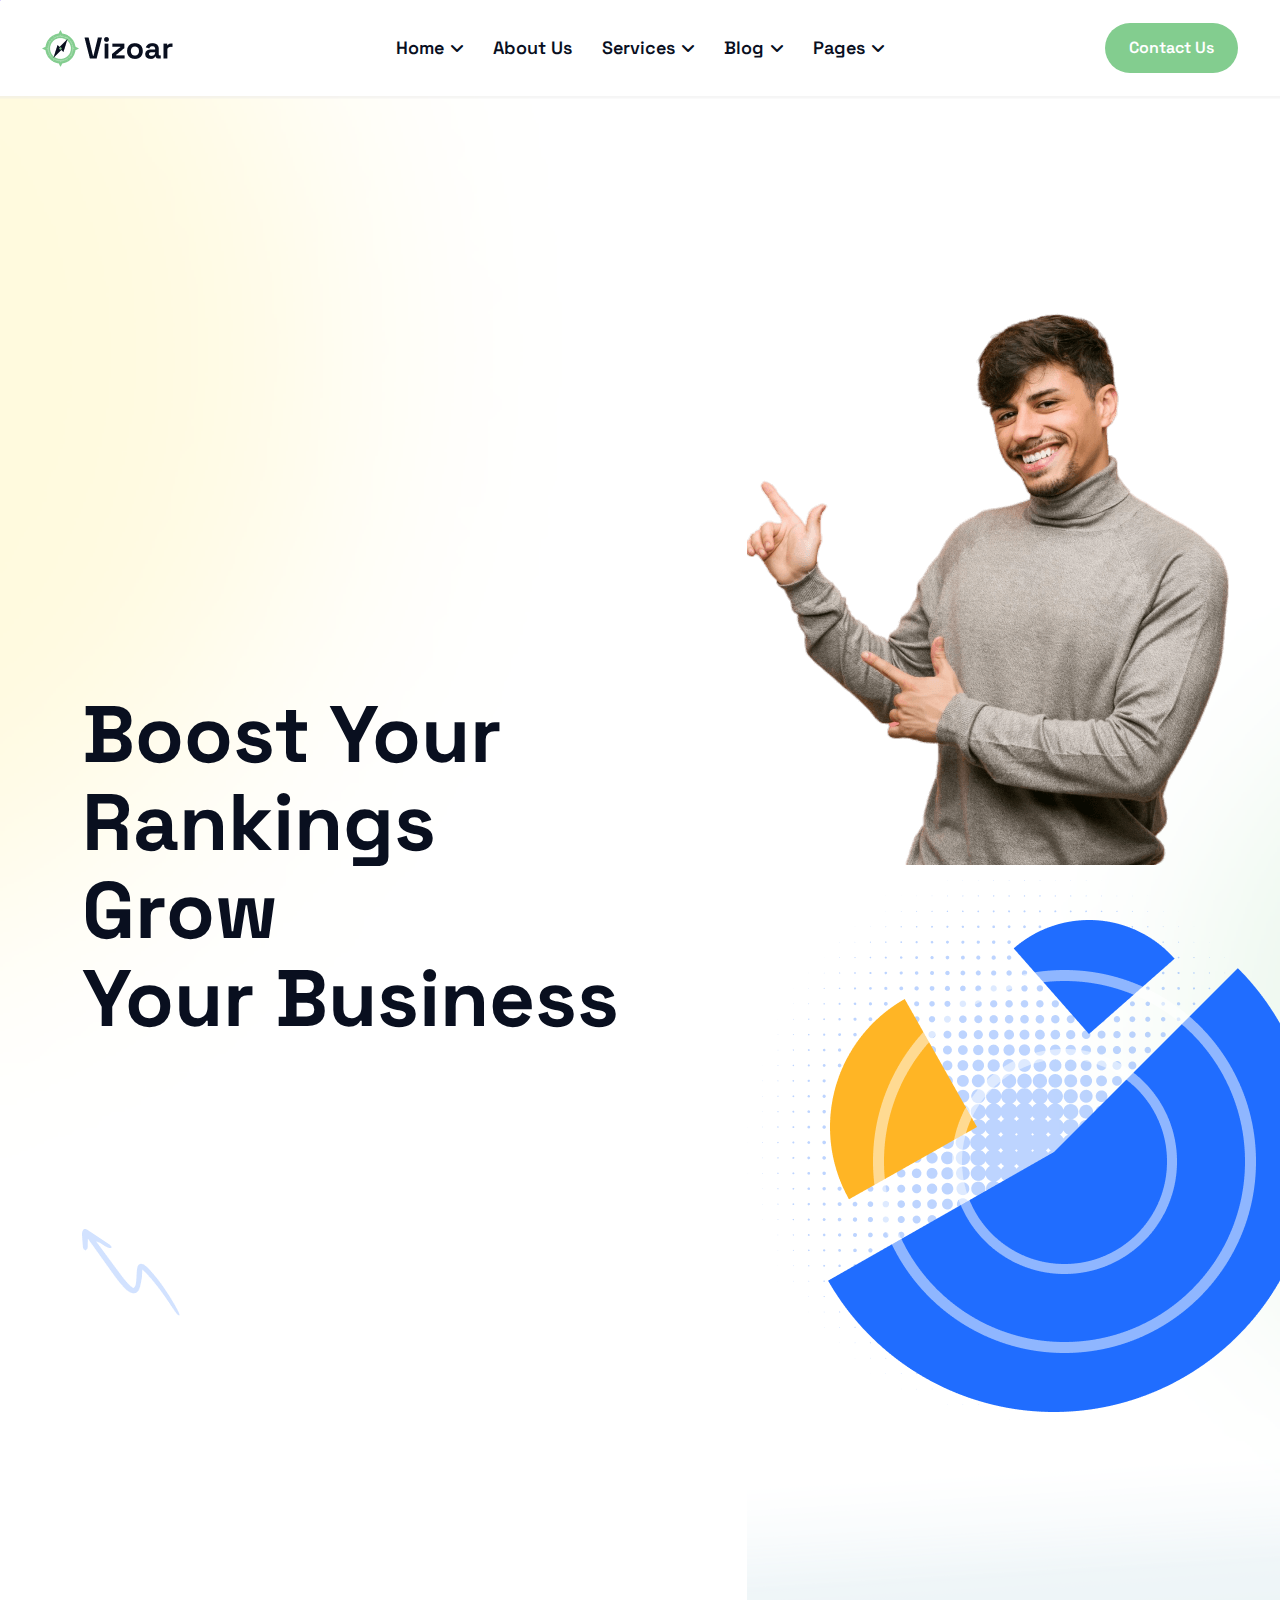
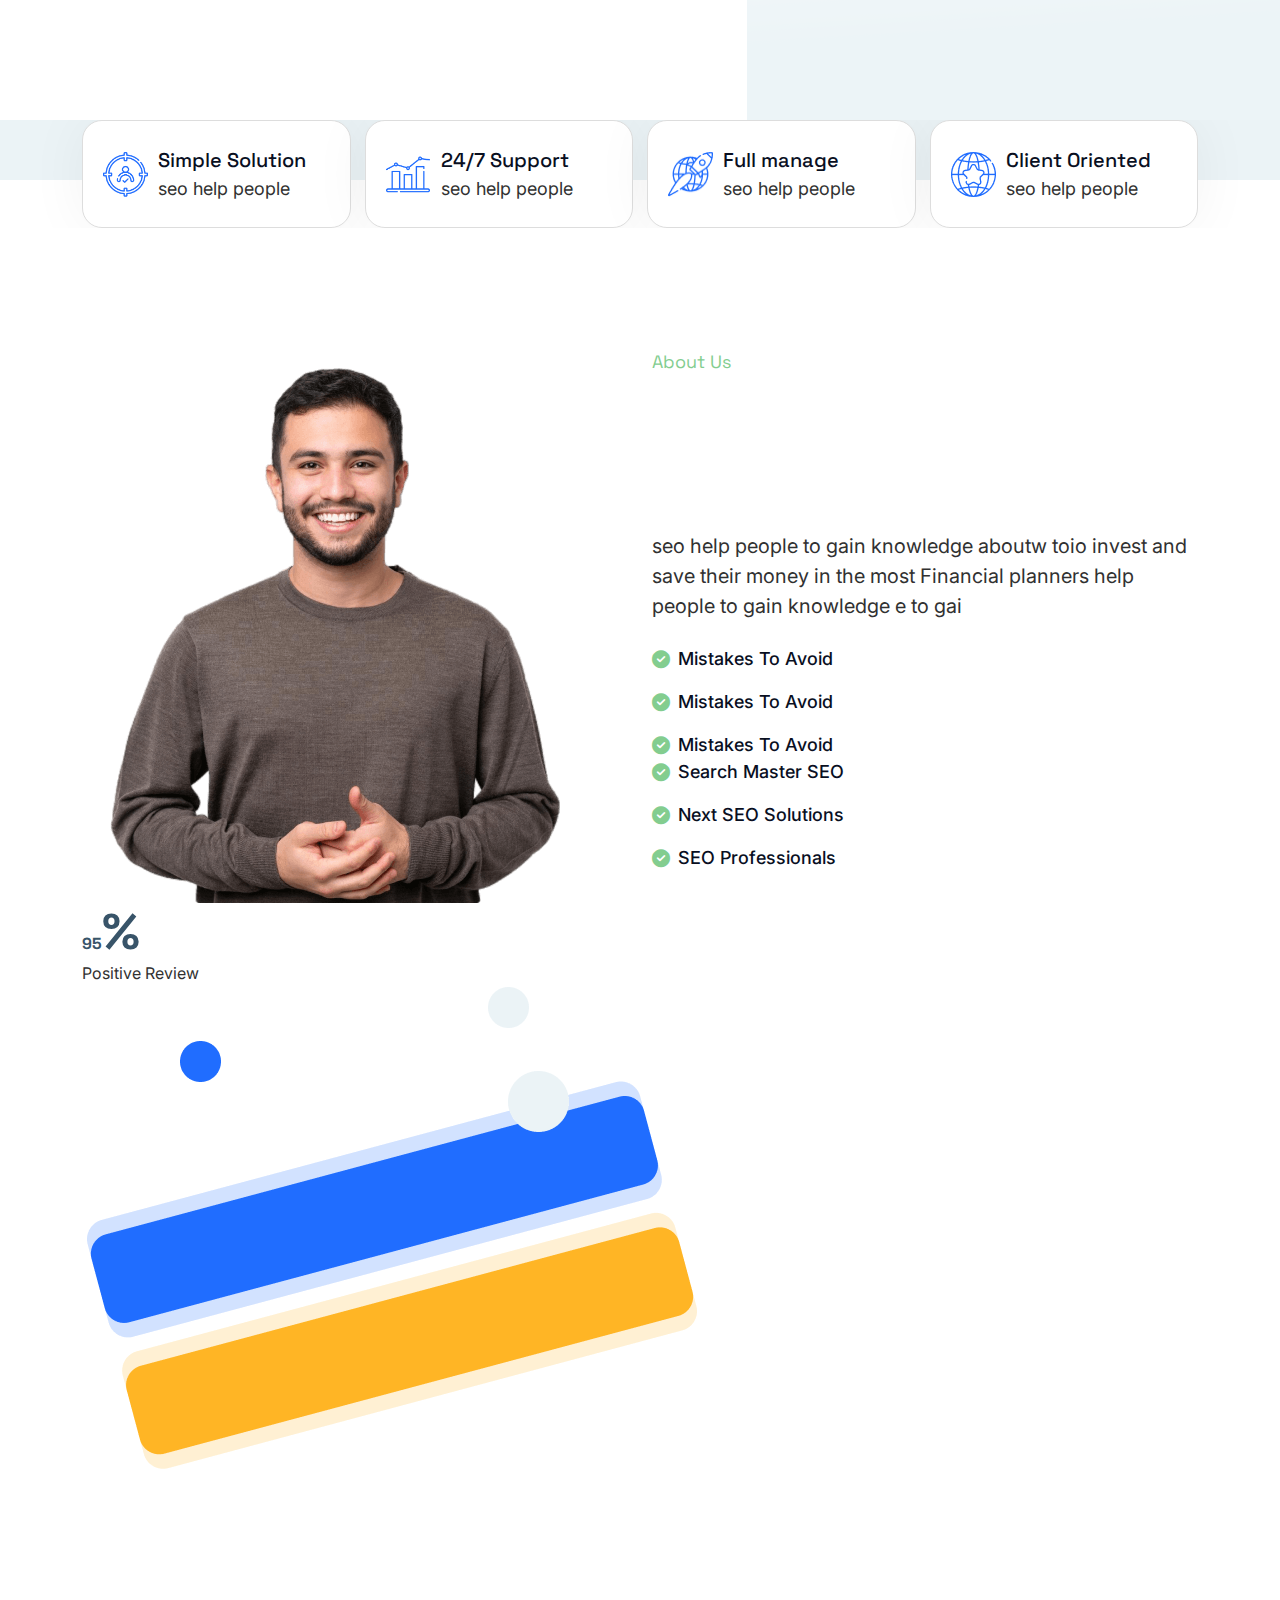
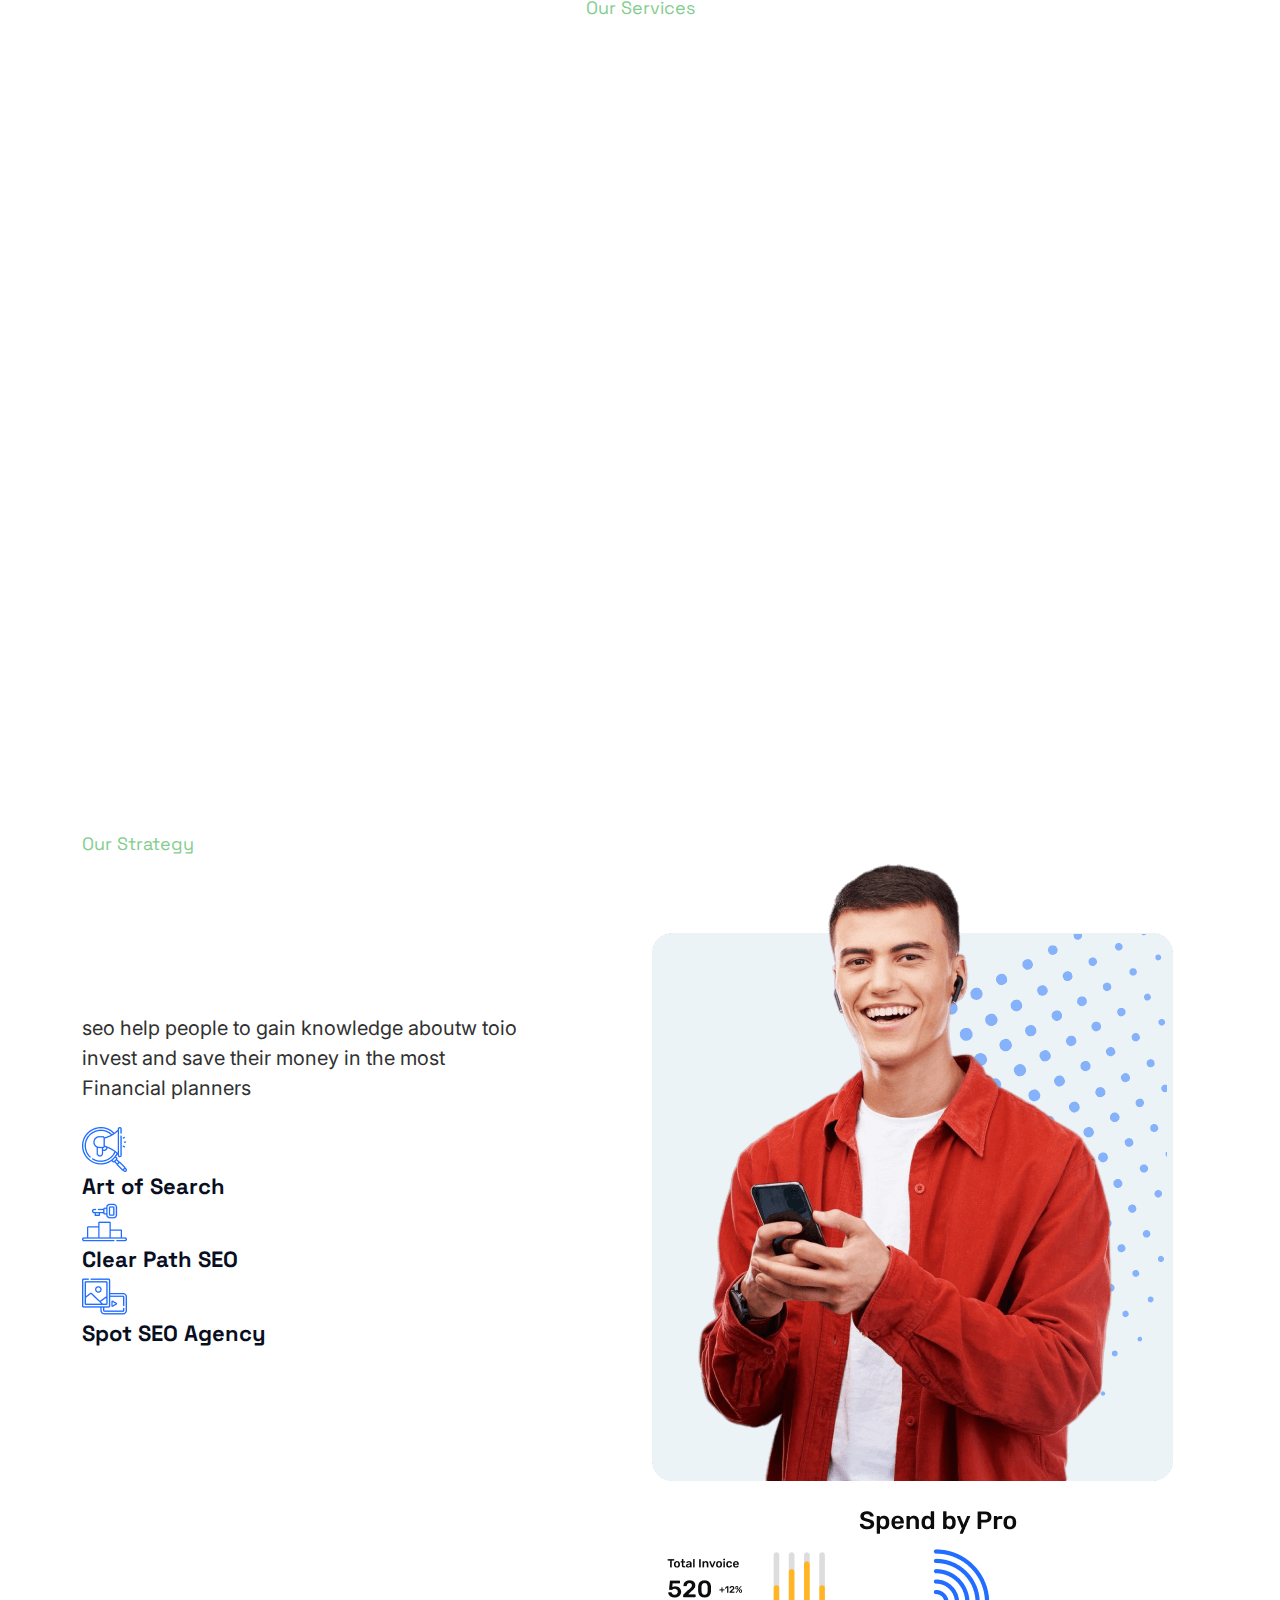
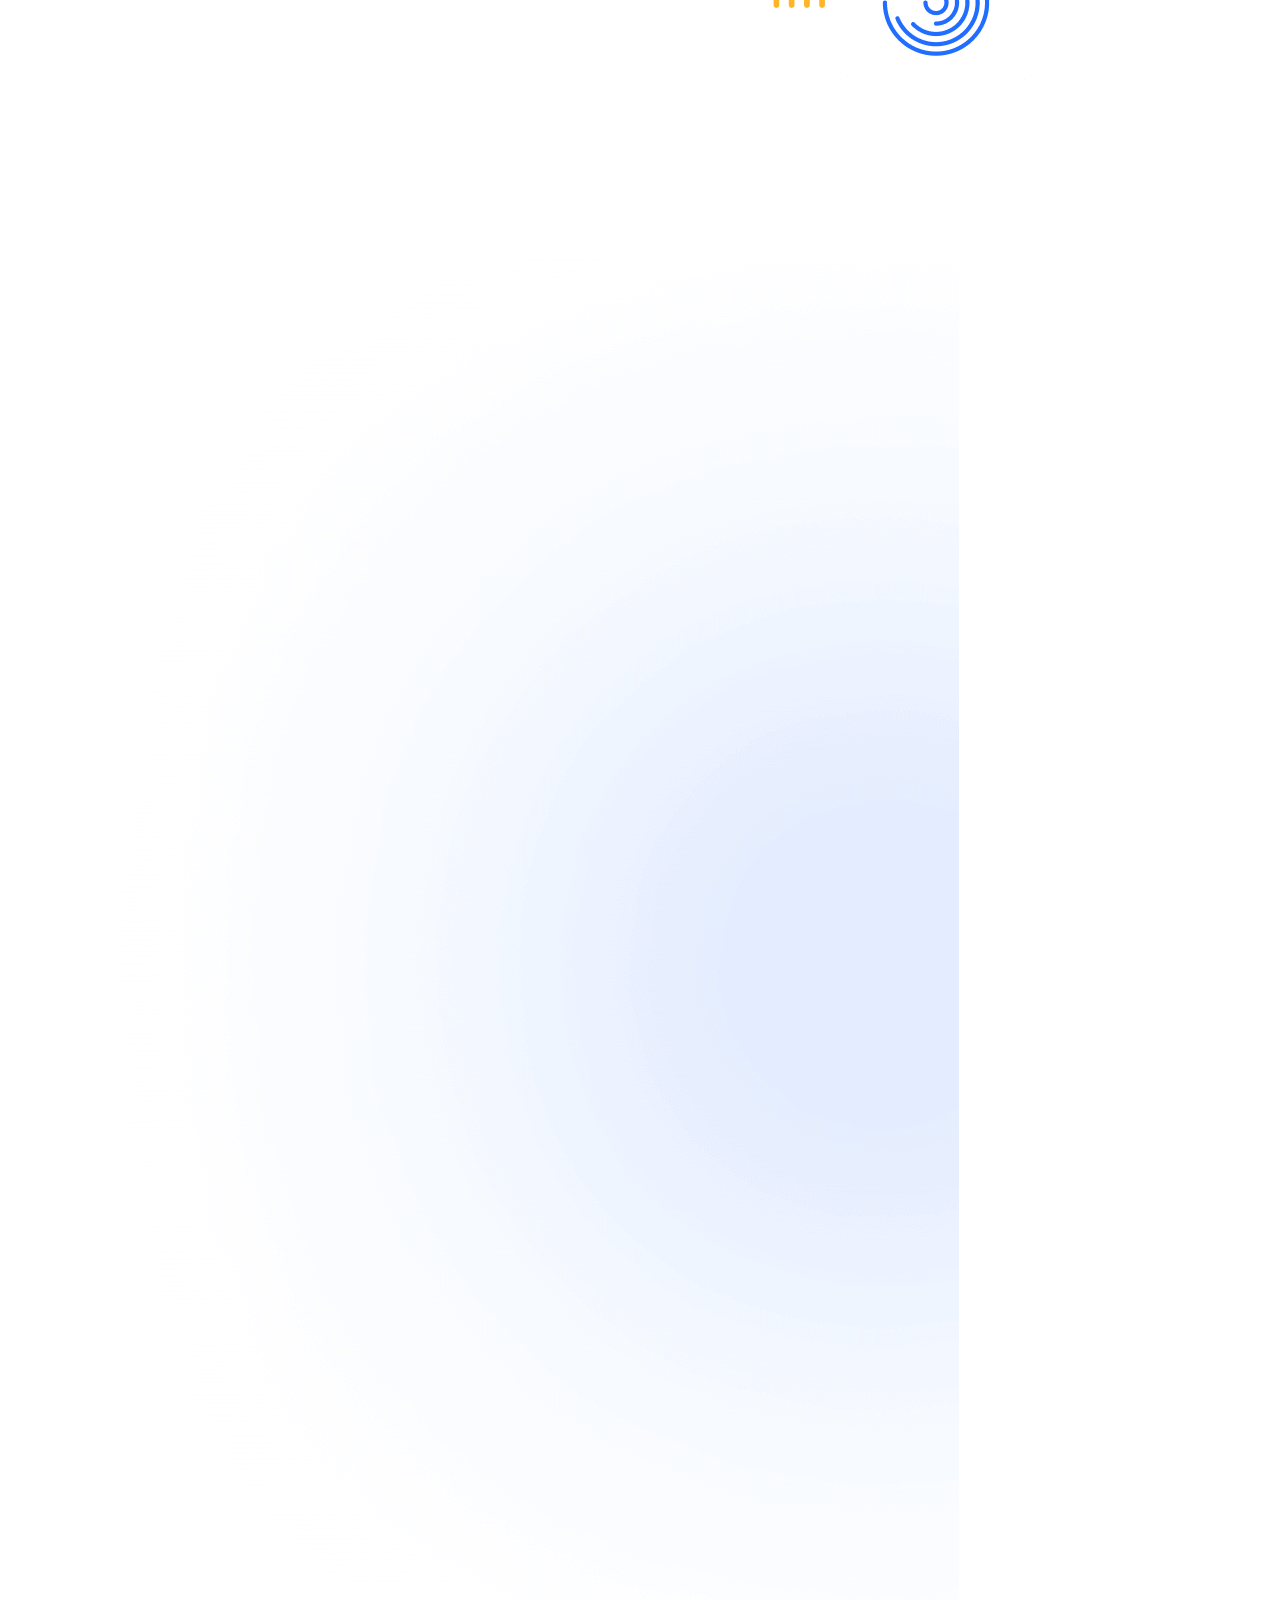
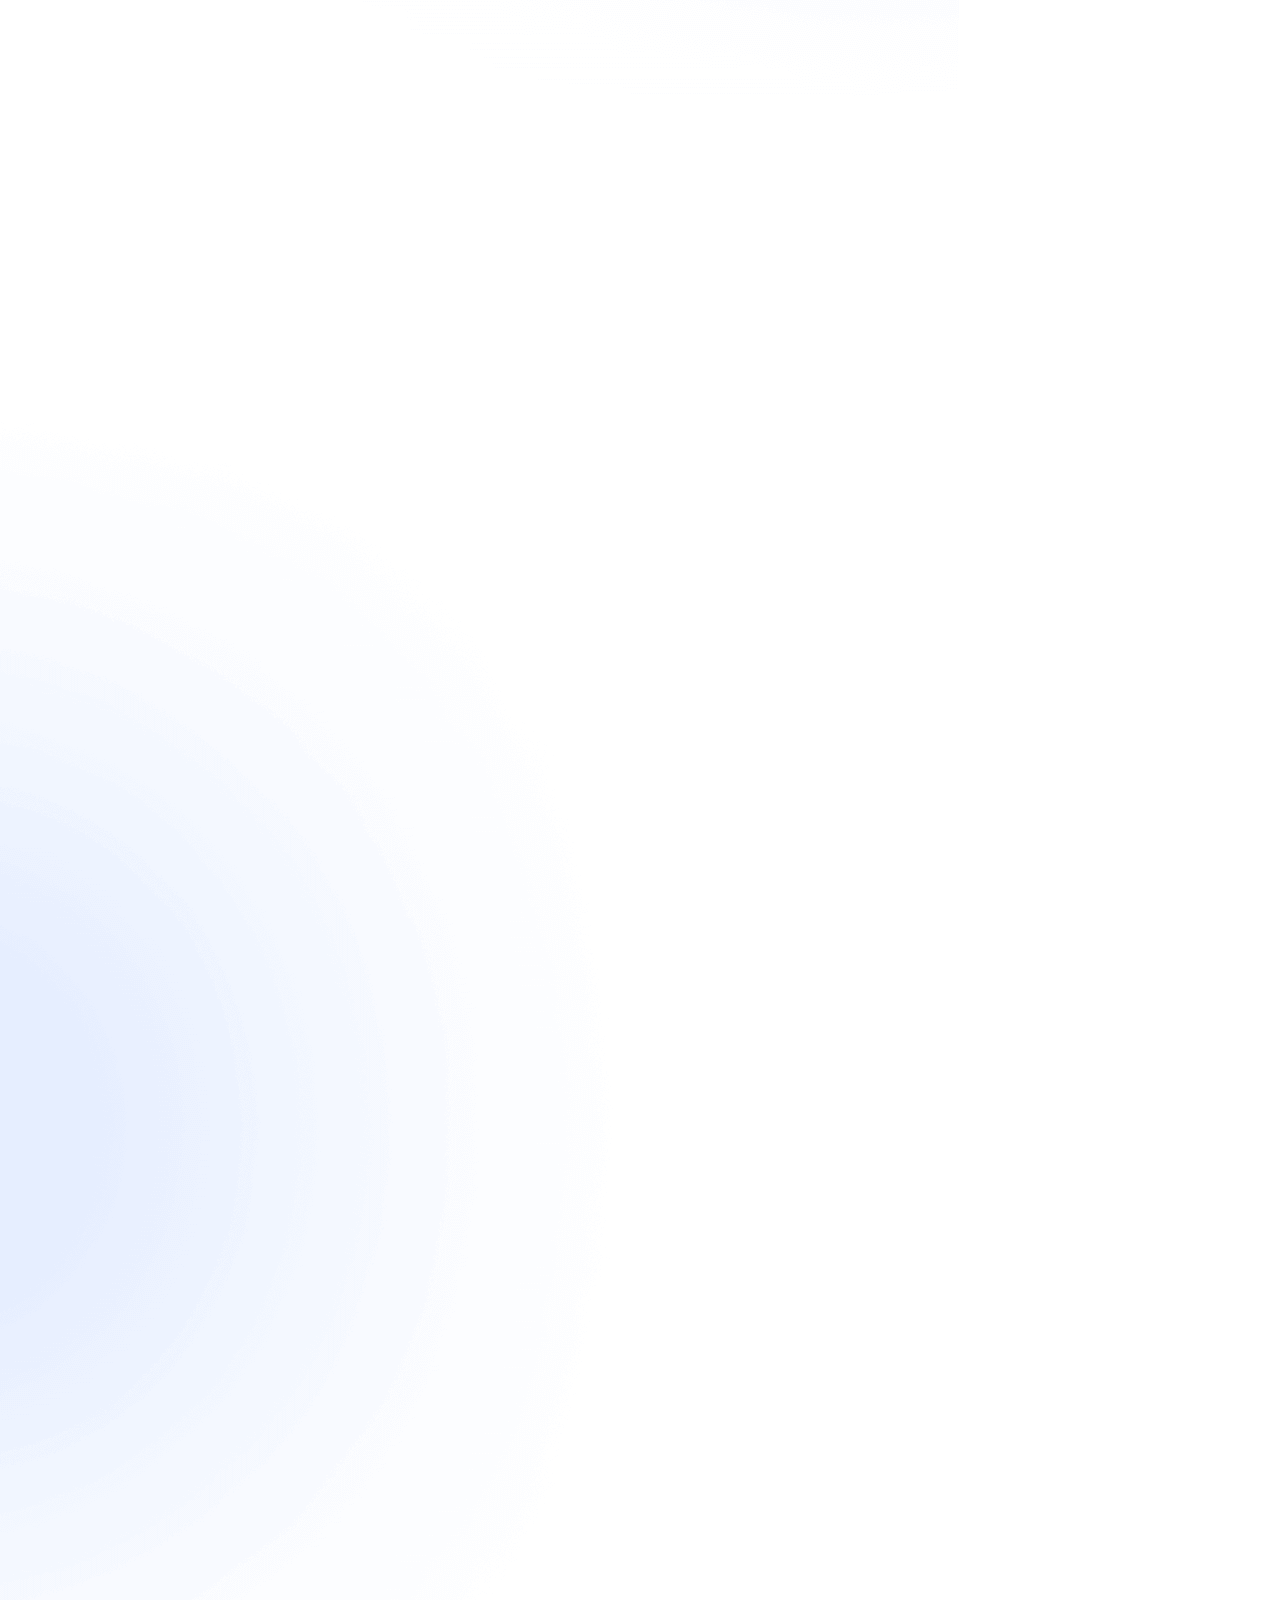
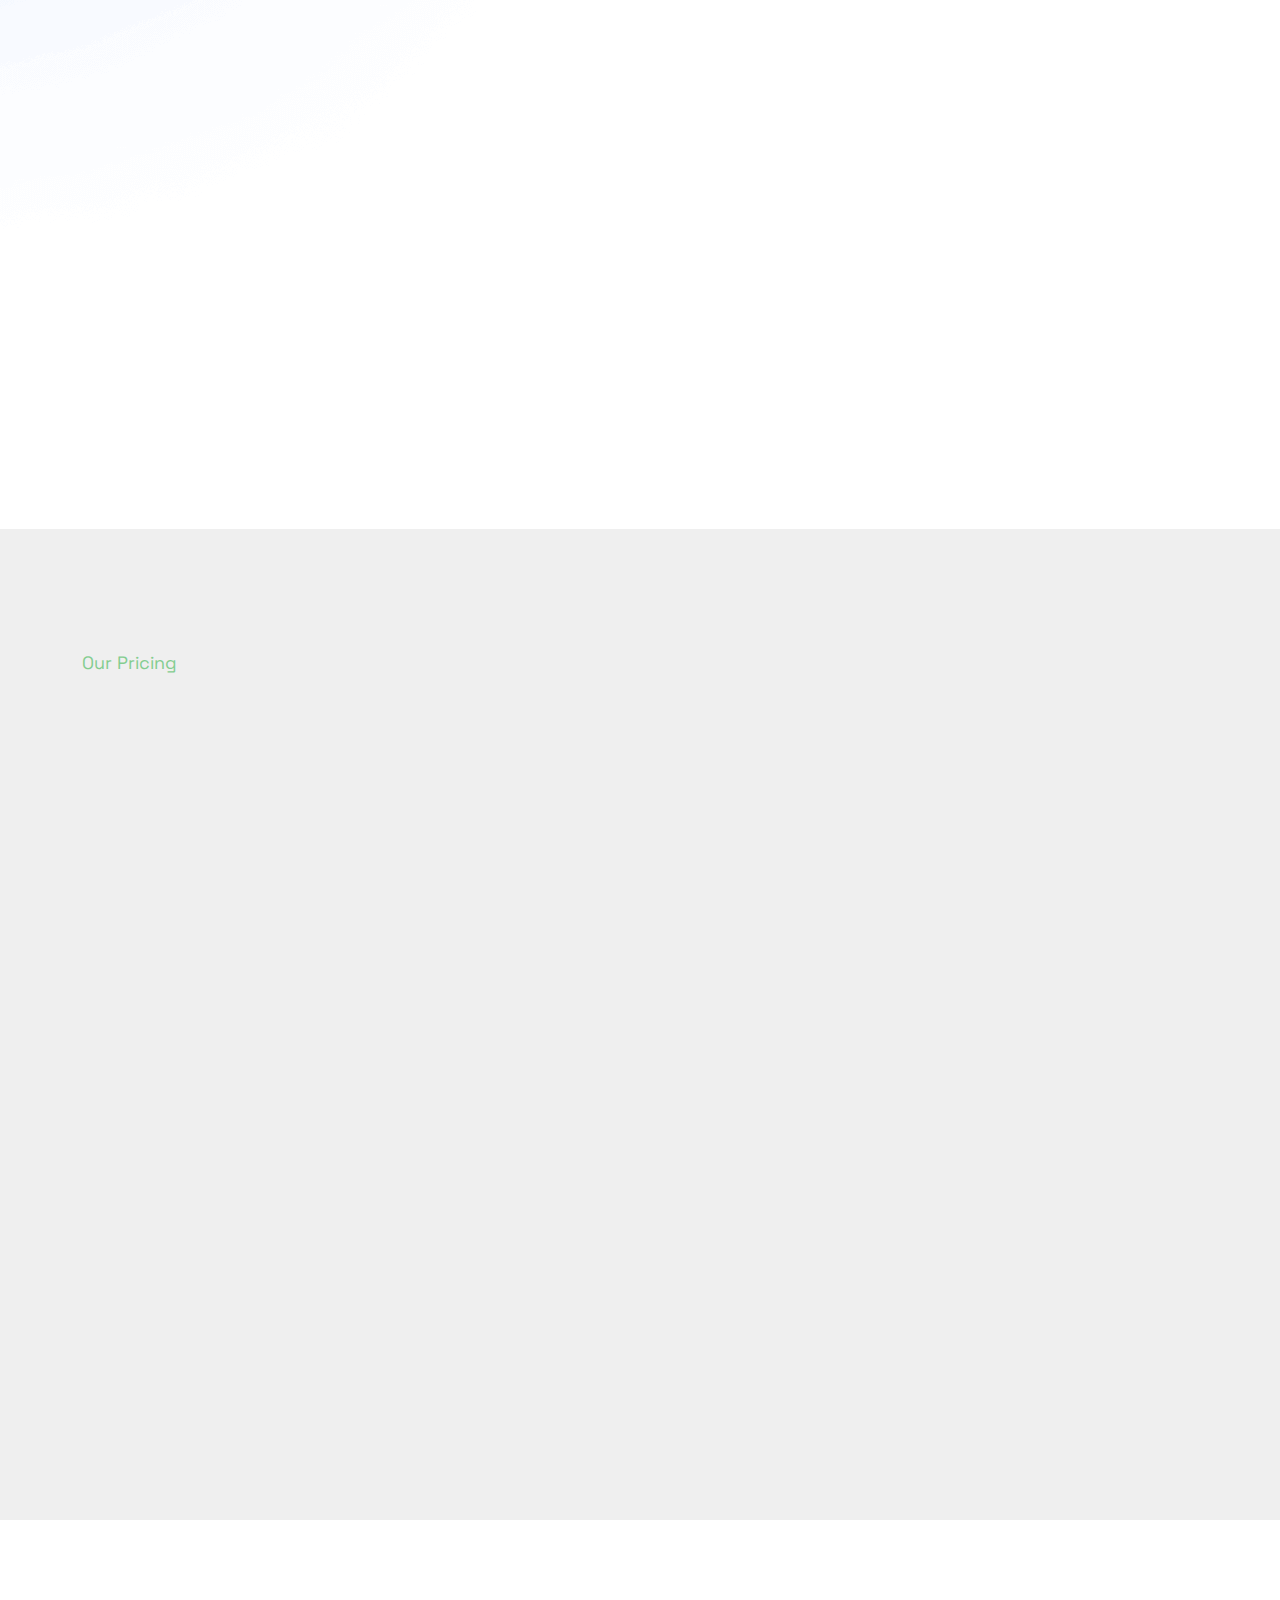
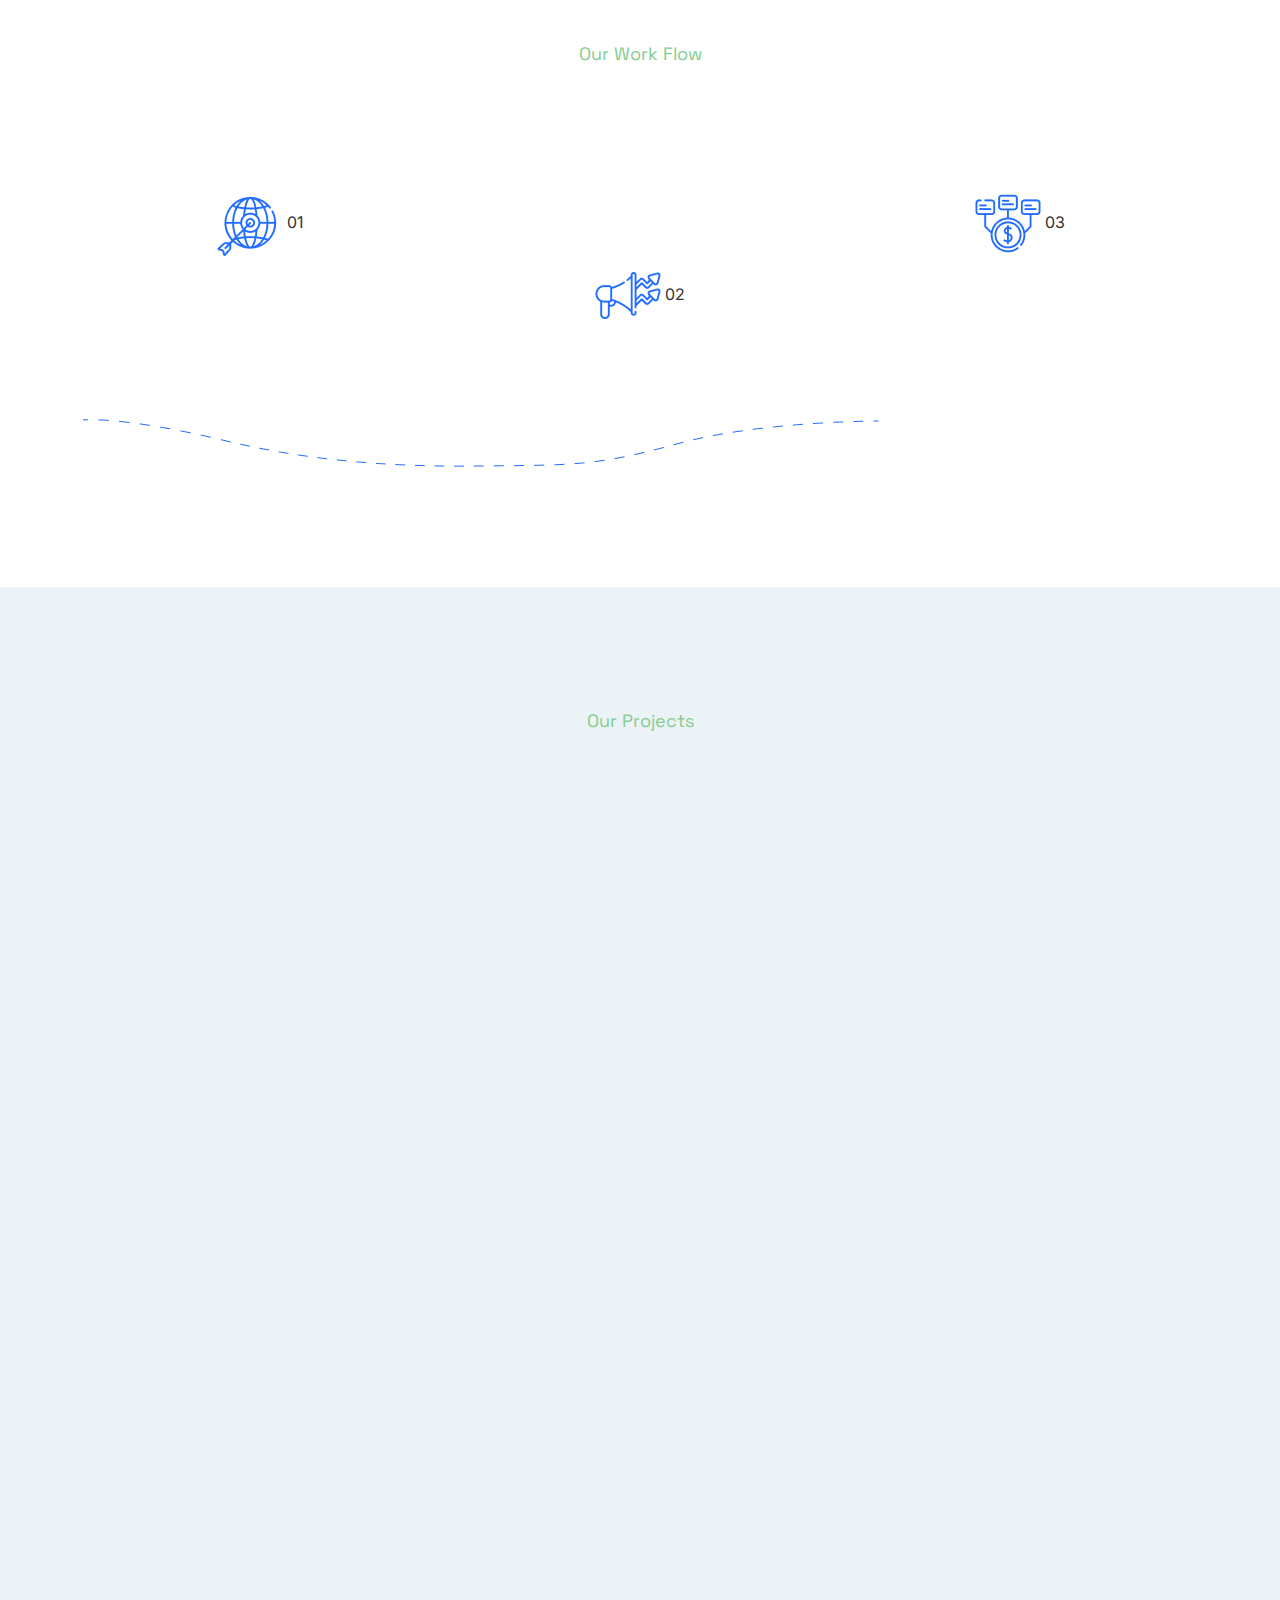
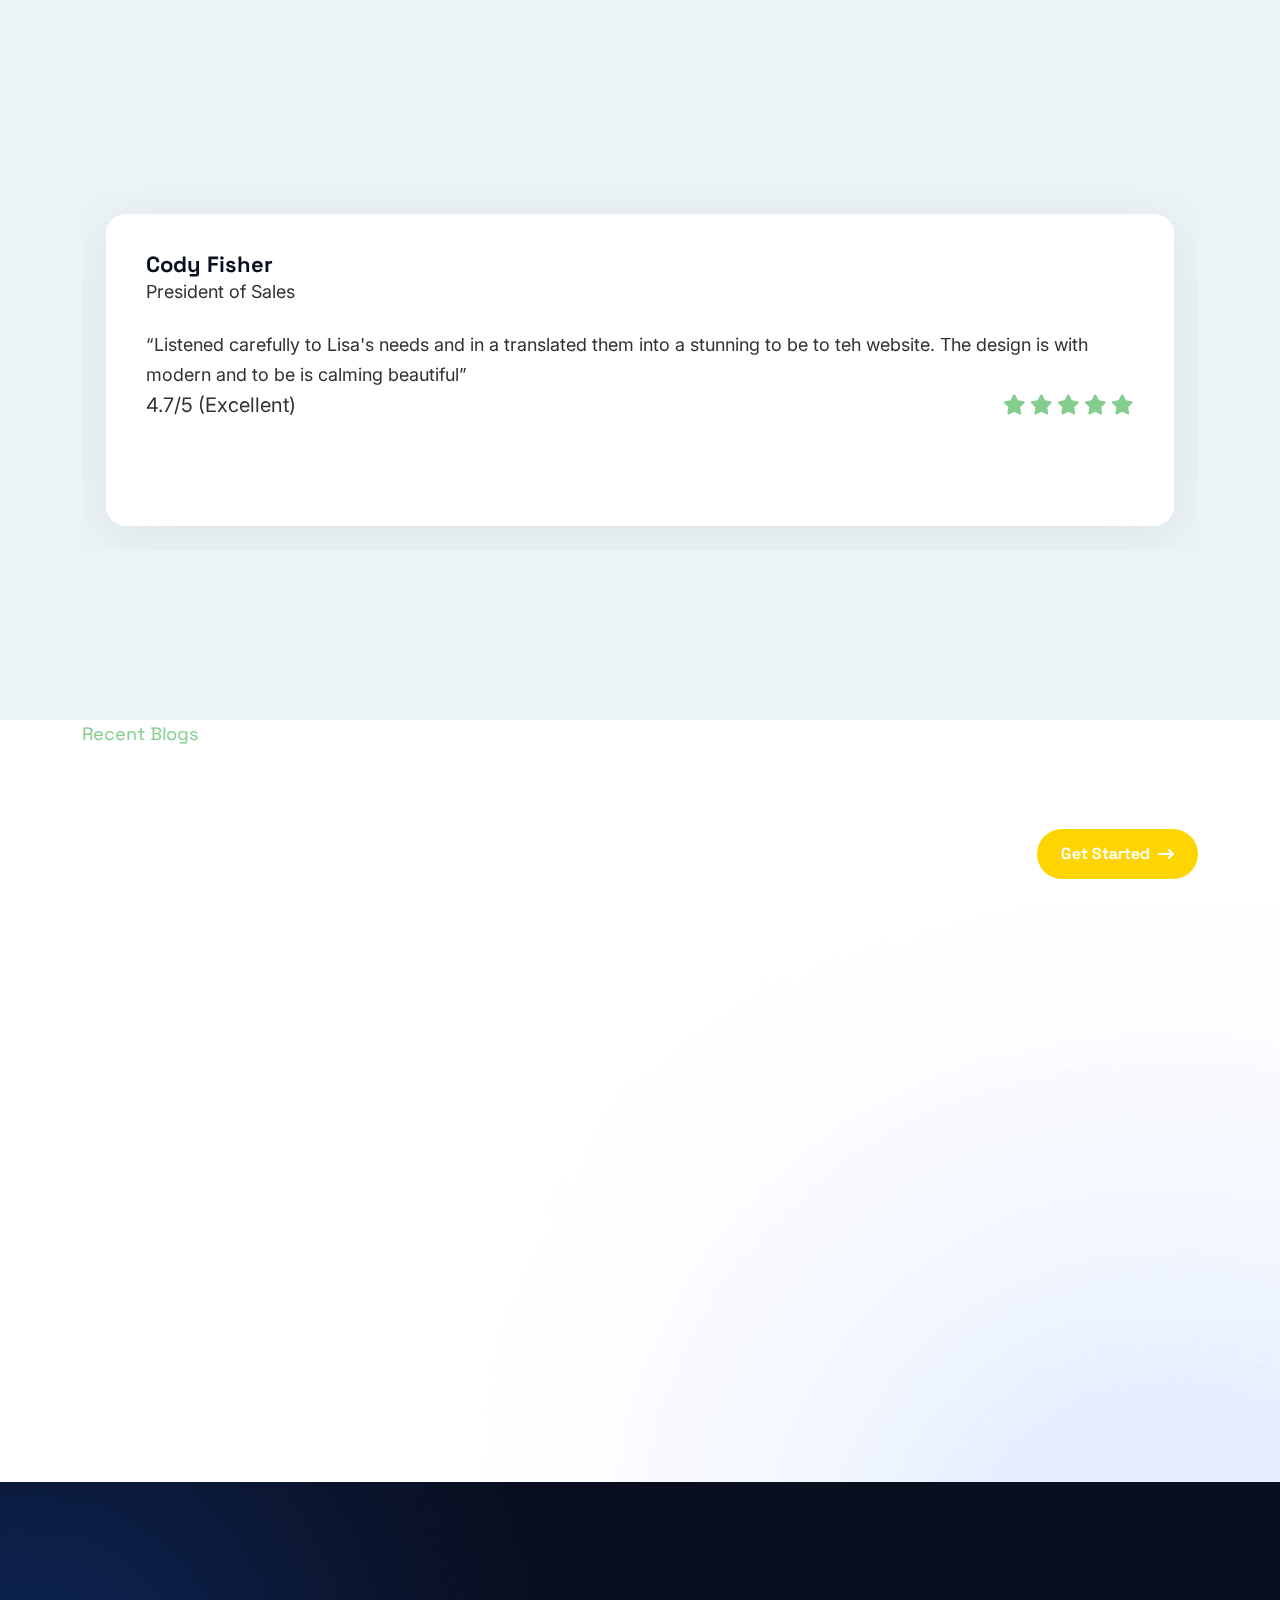
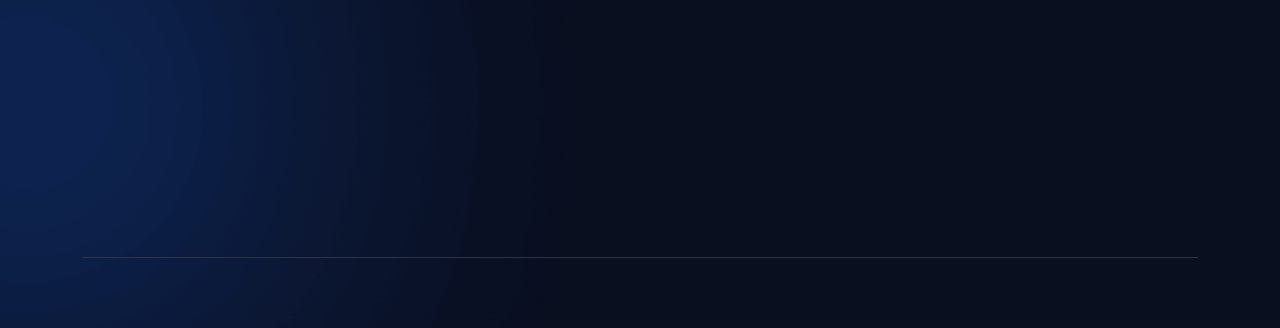
<file: index222.html>
<!DOCTYPE html>
<html lang="en">
<!--<< Header Area >>-->

<head>
    <!-- ========== Meta Tags ========== -->
    <meta charset="UTF-8">
    <meta http-equiv="X-UA-Compatible" content="IE=edge">
    <meta name="viewport" content="width=device-width, initial-scale=1">
    <meta name="author" content="authorName">
    <meta name="description" content="Vizoar - Immigration and Visa Consulting HTML Template">
    <!-- ======== Page title ============ -->
    <title>Vizoar - Immigration and Visa Consulting HTML Template</title>
    <!--<< Favcion >>-->
    <link rel="shortcut icon" href="assets/img/logo/favs.png">
    <!--<< Bootstrap min.css >>-->
    <link rel="stylesheet" href="assets/css/bootstrap.min.css">
    <!--<< All Min Css >>-->
    <link rel="stylesheet" href="assets/css/all.min.css">
    <!--<< Animate.css >>-->
    <link rel="stylesheet" href="assets/css/animate.css">
    <!--<< Magnific Popup.css >>-->
    <link rel="stylesheet" href="assets/css/magnific-popup.css">
    <!--<< MeanMenu.css >>-->
    <link rel="stylesheet" href="assets/css/meanmenu.css">
    <!--<< Swiper Bundle.css >>-->
    <link rel="stylesheet" href="assets/css/swiper-bundle.min.css">
    <!--<< Nice Select.css >>-->
    <link rel="stylesheet" href="assets/css/nice-select.css">
    <!--<< Main.css >>-->
    <link rel="stylesheet" href="assets/css/main.css">
</head>

<body>

    <!-- Preloader Start -->
    <div id="preloader" class="preloader d-none">
        <div class="animation-preloader">
            <div class="spinner">
            </div>
            <div class="txt-loading">
                <span data-text-preloader="V" class="letters-loading">
                    V
                </span>
                <span data-text-preloader="I" class="letters-loading">
                    I
                </span>
                <span data-text-preloader="Z" class="letters-loading">
                    Z
                </span>
                <span data-text-preloader="Z" class="letters-loading">
                    Z
                </span>
                <span data-text-preloader="O" class="letters-loading">
                    O
                </span>
                <span data-text-preloader="A" class="letters-loading">
                    A
                </span>
                <span data-text-preloader="R" class="letters-loading">
                    R
                </span>
            </div>
            <p class="text-center">Loading</p>
        </div>
        <div class="loader">
            <div class="row">
                <div class="col-3 loader-section section-left">
                    <div class="bg"></div>
                </div>
                <div class="col-3 loader-section section-left">
                    <div class="bg"></div>
                </div>
                <div class="col-3 loader-section section-right">
                    <div class="bg"></div>
                </div>
                <div class="col-3 loader-section section-right">
                    <div class="bg"></div>
                </div>
            </div>
        </div>
    </div>

    <!-- Start Cursor Pointer -->
    <div class="mouse-follower">
        <span class="cursor-outline"></span>
        <span class="cursor-dot"></span>
    </div>
    <!-- End Cursor Pointer -->

    <!-- Offcanvas Area Start -->
    <div class="fix-area">
        <div class="offcanvas__info">
            <div class="offcanvas__wrapper">
                <div class="offcanvas__content">
                    <div class="offcanvas__top mb-4 d-flex justify-content-between align-items-center">
                        <div class="offcanvas__logo">
                            <a href="index.html">
                                <img src="assets/img/logo/logo.png" alt="logo-img">
                            </a>
                        </div>
                        <div class="offcanvas__close">
                            <button>
                                <i class="fas fa-times"></i>
                            </button>
                        </div>
                    </div>
                    <div class="mobile-menu fix mb-3"></div>
                    <div class="offcanvas__contact">
                        <h4 class="n900-clr">Contact Info</h4>
                        <ul class="d-grid gap-2 mb-5">
                            <li class="d-flex align-items-center">
                                <div class="offcanvas__contact-icon">
                                    <i class="fal fa-map-marker-alt"></i>
                                </div>
                                <div class="offcanvas__contact-text">
                                    <a target="_blank" href="#">3517 W. Gray St. Utica, Pennsylvania</a>
                                </div>
                            </li>
                            <li class="d-flex align-items-center">
                                <div class="offcanvas__contact-icon mr-15">
                                    <i class="fal fa-envelope"></i>
                                </div>
                                <div class="offcanvas__contact-text">
                                    <a href="mailto:info@example.com"><span
                                            class="mailto:info@example.com">alma.lawson@example.com</span></a>
                                </div>
                            </li>
                            <li class="d-flex align-items-center">
                                <div class="offcanvas__contact-icon mr-15">
                                    <i class="fal fa-clock"></i>
                                </div>
                                <div class="offcanvas__contact-text">
                                    <a target="_blank" href="#">Sun-friday, 02am -09pm</a>
                                </div>
                            </li>
                            <li class="d-flex align-items-center">
                                <div class="offcanvas__contact-icon mr-15">
                                    <i class="far fa-phone"></i>
                                </div>
                                <div class="offcanvas__contact-text">
                                    <a href="tel:+11002345909">(219) 555-0114</a>
                                </div>
                            </li>
                        </ul>
                        <div class="header-button mt-4">
                            <a href="contact.html" class="theme-btn p2-bg text-center">
                                <span>
                                    Get A Quote
                                    <span class="ani-arrow">
                                        <i class="fa-solid fa-arrow-right-long"></i>
                                    </span>
                                </span>
                            </a>
                        </div>
                        <div class="social-icon d-flex align-items-center">
                            <a href="#"><i class="fab fa-facebook-f"></i></a>
                            <a href="#"><i class="fab fa-twitter"></i></a>
                            <a href="#"><i class="fa-brands fa-instagram"></i></a>
                            <a href="#"><i class="fa-brands fa-pinterest-p"></i></a>
                        </div>
                    </div>
                </div>
            </div>
        </div>
    </div>
    <div class="offcanvas__overlay"></div>

    <!-- Header Section Start -->
    <header id="header-sticky" class="header-1 header-style2">
        <div class="container">
            <div class="mega-menu-wrapper">
                <div class="header-main style-2">
                    <div class="header-left">
                        <div class="logo">
                            <a href="index.html" class="header-logo">
                                <img src="assets/img/logo/logo.png" alt="logo-img">
                            </a>
                        </div>
                    </div>
                    <div class="header-right d-flex justify-content-end align-items-center">
                        <div class="mean__menu-wrapper">
                            <div class="main-menu">
                                <nav id="mobile-menu">
                                    <ul>
                                        <li class="has-dropdown active menu-thumb">
                                            <a href="index.html">
                                                Home
                                                <i class="fas fa-angle-down"></i>
                                            </a>
                                            <ul class="submenu has-homemenu">
                                                <li>
                                                    <div class="homemenu-items">
                                                        <div class="homemenu">
                                                            <div class="homemenu-thumb">
                                                                <img src="assets/img/header/home-1.jpg" alt="img">
                                                                <div class="demo-button">
                                                                    <a href="index.html" class="theme-btn p5-bg">
                                                                        <span>Home 01</span>
                                                                    </a>
                                                                </div>
                                                            </div>
                                                            <div class="homemenu-content text-center">
                                                                <h4 class="homemenu-title">
                                                                    <a href="index.html">Home Version 01</a>
                                                                </h4>
                                                            </div>
                                                        </div>
                                                        <div class="homemenu">
                                                            <div class="homemenu-thumb mb-15">
                                                                <img src="assets/img/header/home-2.jpg" alt="img">
                                                                <div class="demo-button">
                                                                    <a href="index2.html" class="theme-btn p5-bg">
                                                                        <span>Home 02</span>
                                                                    </a>
                                                                </div>
                                                            </div>
                                                            <div class="homemenu-content text-center">
                                                                <h4 class="homemenu-title">
                                                                    <a href="index2.html">Home Version 02</a>
                                                                </h4>
                                                            </div>
                                                        </div>
                                                    </div>
                                                </li>
                                            </ul>
                                        </li>
                                        <li>
                                            <a href="about.html">About Us</a>
                                        </li>
                                        <li>
                                            <a href="news.html">
                                                Services
                                                <i class="fas fa-angle-down"></i>
                                            </a>
                                            <ul class="submenu">
                                                <li><a href="service.html">Services</a></li>
                                                <li><a href="service-details.html">Services Details</a></li>
                                            </ul>
                                        </li>

                                        <li>
                                            <a href="news.html">
                                                Blog
                                                <i class="fas fa-angle-down"></i>
                                            </a>
                                            <ul class="submenu">
                                                <li><a href="blog.html">Blog</a></li>
                                                <li><a href="blog-details.html">Blog Details</a></li>
                                            </ul>
                                        </li>
                                        <li class="has-dropdown">
                                            <a href="news.html">
                                                Pages
                                                <i class="fas fa-angle-down"></i>
                                            </a>
                                            <ul class="submenu">
                                                <li><a href="about.html">About Us</a></li>
                                                <li><a href="pricing.html">Pricing</a></li>
                                            </ul>
                                        </li>
                                    </ul>
                                </nav>
                            </div>
                        </div>
                        <a href="#0" class="search-trigger search-icon d-xl-none d-block"><i
                                class="fal fa-search"></i></a>
                        <div class="header-btn d-xl-none d-block">
                            <a href="contact.html"
                                class="common-btn box-style first-box d-inline-flex justify-content-center align-items-center gap-xxl-2 gap-2 fs18 fw-semibold white overflow-hidden p1-bg rounded100 wow fadeInRight">
                                Contact
                            </a>
                        </div>
                        <div class="header__hamburger d-xl-none my-auto">
                            <div class="sidebar__toggle">
                                <img src="assets/img/icon/menu.png" alt="icon">
                            </div>
                        </div>
                    </div>
                    <div class="header-btn d-xl-block d-none">
                        <a href="contact.html"
                            class="common-btn box-style first-box d-inline-flex justify-content-center align-items-center gap-xxl-2 gap-2 fs18 fw-semibold white overflow-hidden p1-bg rounded100">
                            Contact Us
                        </a>
                    </div>
                </div>
            </div>
        </div>
    </header>

    <!-- Banner Section Start -->
    <section class="banner-section banner-style2 cmn-bg fix">
        <div class="container">
            <div class="row g-4 justify-content-between align-items-center">
                <div class="col-lg-6 col-md-6">
                    <div class="hero-content-version1">
                        <h1 class="black wow fadeInUp" data-wow-delay="0.6s">
                            Boost Your <br> Rankings Grow <br> Your Business
                        </h1>
                        <p class="pra fs-six wow fadeInUp" data-wow-delay="0.7s">
                            seo help people to gain knowledge aboutw toio <br> invest and save their money in the most
                            <br> Financial planners help people
                        </p>
                        <a href="contact.html"
                            class="common-btn box-style first-box d-inline-flex justify-content-center align-items-center gap-xxl-2 gap-2 fs18 fw-semibold white overflow-hidden p2-bg rounded100 wow fadeInRight"
                            data-wow-delay="0.8s">
                            Get Started
                            <i class="fa-solid fa-arrow-right-long last"></i>
                        </a>
                        <!-- Element -->
                        <div class="hero-arrow">
                            <img src="assets/img/element/hero-arow-elemeent.png" alt="img">
                        </div>
                    </div>
                </div>
                <div class="col-lg-5 col-md-6">
                    <div class="hero-thumb2 position-relative">
                        <img src="assets/img/banner/hero2.png" alt="img" class="mimg">
                        <img src="assets/img/banner/hero2-element.png" alt="img" class="hero2-element">
                        <img src="assets/img/element/banner-element.png" alt="img" class="hero-shadow">
                    </div>
                </div>
            </div>
        </div>
    </section>

    <!-- Banner Featrue Section Start -->
    <section class="feature-section2 fix">
        <div class="container">
            <div class="feature-wrapper2">
                <div class="feature-items box-style first-box">
                    <div class="icon"><img src="assets/img/icon/ser1.png" alt="icon"></div>
                    <div class="conte">
                        <span class="fs-five fw-medium sub-font black d-block">Simple Solution</span>
                        <span class="pra fs-six">seo help people</span>
                    </div>
                </div>
                <div class="feature-items box-style first-box">
                    <div class="icon"><img src="assets/img/icon/ser2.png" alt="icon"></div>
                    <div class="conte">
                        <span class="fs-five fw-medium sub-font black d-block">24/7 Support</span>
                        <span class="pra fs-six">seo help people</span>
                    </div>
                </div>
                <div class="feature-items box-style first-box">
                    <div class="icon"><img src="assets/img/icon/consulting.png" alt="icon"></div>
                    <div class="conte">
                        <span class="fs-five fw-medium sub-font black d-block">Full manage</span>
                        <span class="pra fs-six">seo help people</span>
                    </div>
                </div>
                <div class="feature-items box-style first-box">
                    <div class="icon"><img src="assets/img/icon/help-p.png" alt="icon"></div>
                    <div class="conte">
                        <span class="fs-five fw-medium sub-font black d-block">Client Oriented</span>
                        <span class="pra fs-six">seo help people</span>
                    </div>
                </div>
            </div>
        </div>
    </section>

    <!-- About Fill Area Section Start -->
    <section class="about-fill-area position-relative fix space-top space-bottom">
        <div class="container">
            <!-- About -->
            <div class="row g-4">
                <div class="col-lg-6">
                    <div class="about-thumb-inner2 position-relative">
                        <div class="thumb">
                            <img src="assets/img/about/about-review-thumb.png" alt="img">
                        </div>
                        <div class="about-count">
                            <h2><span class="count">95</span>%</h2>
                            <p>Positive Review</p>
                        </div>
                        <img src="assets/img/about/about-shape.png" alt="img" class="about-shapes">
                    </div>
                </div>
                <div class="col-lg-6">
                    <div class="about-content about-content2 ps-xxl-3">
                        <div class="section-title mb-4">
                            <span class="fs-six p1-clr d-block mb-lg-3 mb-2 heading-font">About Us</span>
                            <h2 class="wow fadeInUp black visible-slowly-right" data-wow-delay=".3s">
                                SEO Drive <span class="p1-clr fs-two">Traffic</span> <br>
                                <span class="p1-clr fs-two">for</span> Success
                            </h2>
                        </div>
                        <p class="fs-five pra mb-4">
                            seo help people to gain knowledge aboutw toio invest and save their money in the most
                            Financial planners help people to
                            gain knowledge e to gai
                        </p>
                        <div class="about-listin-inner">
                            <ul class="about-list d-flex flex-column gap-3">
                                <li class="d-flex align-items-center gap-lg-2 gap-1 fs-six fw-medium n900-clr">
                                    <i class="fa-solid fa-circle-check p1-clr"></i> Mistakes To Avoid
                                </li>
                                <li class="d-flex align-items-center gap-lg-2 gap-1 fs-six fw-medium n900-clr">
                                    <i class="fa-solid fa-circle-check p1-clr"></i> Mistakes To Avoid
                                </li>
                                <li class="d-flex align-items-center gap-lg-2 gap-1 fs-six fw-medium n900-clr">
                                    <i class="fa-solid fa-circle-check p1-clr"></i> Mistakes To Avoid
                                </li>
                            </ul>
                            <ul class="about-list d-flex flex-column gap-3">
                                <li class="d-flex align-items-center gap-lg-2 gap-1 fs-six fw-medium n900-clr">
                                    <i class="fa-solid fa-circle-check p1-clr"></i> Search Master SEO
                                </li>
                                <li class="d-flex align-items-center gap-lg-2 gap-1 fs-six fw-medium n900-clr">
                                    <i class="fa-solid fa-circle-check p1-clr"></i> Next SEO Solutions
                                </li>
                                <li class="d-flex align-items-center gap-lg-2 gap-1 fs-six fw-medium n900-clr">
                                    <i class="fa-solid fa-circle-check p1-clr"></i> SEO Professionals
                                </li>
                            </ul>
                        </div>
                        <a href="about.html"
                            class="common-btn box-style first-box d-inline-flex justify-content-center align-items-center gap-xxl-2 gap-2 fs18 fw-semibold white overflow-hidden p2-bg rounded100 wow fadeInRight"
                            data-wow-delay="0.8s">
                            Get Started
                            <i class="fa-solid fa-arrow-right-long last"></i>
                        </a>
                    </div>
                </div>
            </div>
            <!-- Service -->
            <div class="service-areas space-top">
                <div class="section-title text-center mb-60">
                    <span class="fs-six p1-clr d-block mb-lg-3 mb-2 heading-font">Our Services</span>
                    <h2 class="wow fadeInUp black visible-slowly-right" data-wow-delay=".3s">
                        Ensuring that the website is <br> technically sound
                    </h2>
                </div>
                <div class="row g-4 justify-content-center">
                    <div class="col-lg-4 col-md-6 col-sm-6 wow fadeInUp" data-wow-delay="0.4s">
                        <div class="service-items btn-vivacity">
                            <div class="icon"><img src="assets/img/icon/os1.png" alt="img"></div>
                            <div class="content">
                                <h4 class="black mb-xxl-3 mb-2"><a href="service-details.html"
                                        class="black visible-from-right">Digital
                                        Experts</a></h4>
                                <p class="pra fs-five">seo help people to gain knowledge aboutw toio invest and save
                                    their money in the most Financial</p>
                                <a href="service-details.html"
                                    class="common-btn d-inline-flex justify-content-center align-items-center gap-xxl-2 gap-2 fs18 fw-semibold black overflow-hidden rounded100">
                                    Get Started
                                    <i class="fa-solid fa-arrow-right-long last"></i>
                                </a>
                            </div>
                        </div>
                    </div>
                    <div class="col-lg-4 col-md-6 col-sm-6 wow fadeInUp" data-wow-delay="0.5s">
                        <div class="service-items btn-vivacity">
                            <div class="icon"><img src="assets/img/icon/os2.png" alt="img"></div>
                            <div class="content">
                                <h4 class="black mb-xxl-3 mb-2"><a href="service-details.html"
                                        class="black visible-from-right">SEO
                                        Services</a></h4>
                                <p class="pra fs-five">seo help people to gain knowledge aboutw toio invest and save
                                    their money in the most Financial</p>
                                <a href="service-details.html"
                                    class="common-btn d-inline-flex justify-content-center align-items-center gap-xxl-2 gap-2 fs18 fw-semibold black overflow-hidden rounded100">
                                    Get Started
                                    <i class="fa-solid fa-arrow-right-long last"></i>
                                </a>
                            </div>
                        </div>
                    </div>
                    <div class="col-lg-4 col-md-6 col-sm-6 wow fadeInUp" data-wow-delay="0.6s">
                        <div class="service-items btn-vivacity">
                            <div class="icon"><img src="assets/img/icon/os3.png" alt="img"></div>
                            <div class="content">
                                <h4 class="black mb-xxl-3 mb-2"><a href="service-details.html"
                                        class="black visible-from-right">Search
                                        Strategies</a></h4>
                                <p class="pra fs-five">seo help people to gain knowledge aboutw toio invest and save
                                    their money in the most Financial</p>
                                <a href="service-details.html"
                                    class="common-btn d-inline-flex justify-content-center align-items-center gap-xxl-2 gap-2 fs18 fw-semibold black overflow-hidden rounded100">
                                    Get Started
                                    <i class="fa-solid fa-arrow-right-long last"></i>
                                </a>
                            </div>
                        </div>
                    </div>
                    <div class="col-lg-4 col-md-6 col-sm-6 wow fadeInUp" data-wow-delay="0.7s">
                        <div class="service-items btn-vivacity">
                            <div class="icon"><img src="assets/img/icon/os4.png" alt="img"></div>
                            <div class="content">
                                <h4 class="black mb-xxl-3 mb-2"><a href="service-details.html"
                                        class="black visible-from-right">Success
                                        Partners</a></h4>
                                <p class="pra fs-five">seo help people to gain knowledge aboutw toio invest and save
                                    their money in the most Financial</p>
                                <a href="service-details.html"
                                    class="common-btn d-inline-flex justify-content-center align-items-center gap-xxl-2 gap-2 fs18 fw-semibold black overflow-hidden rounded100">
                                    Get Started
                                    <i class="fa-solid fa-arrow-right-long last"></i>
                                </a>
                            </div>
                        </div>
                    </div>
                    <div class="col-lg-4 col-md-6 col-sm-6 wow fadeInUp" data-wow-delay="0.8s">
                        <div class="service-items btn-vivacity">
                            <div class="icon"><img src="assets/img/icon/os5.png" alt="img"></div>
                            <div class="content">
                                <h4 class="black mb-xxl-3 mb-2"><a href="service-details.html"
                                        class="black visible-from-right">Peak Rank
                                        SEO</a></h4>
                                <p class="pra fs-five">seo help people to gain knowledge aboutw toio invest and save
                                    their money in the most Financial</p>
                                <a href="service-details.html"
                                    class="common-btn d-inline-flex justify-content-center align-items-center gap-xxl-2 gap-2 fs18 fw-semibold black overflow-hidden rounded100">
                                    Get Started
                                    <i class="fa-solid fa-arrow-right-long last"></i>
                                </a>
                            </div>
                        </div>
                    </div>
                    <div class="col-lg-4 col-md-6 col-sm-6 wow fadeInUp" data-wow-delay="0.9s">
                        <div class="service-items btn-vivacity">
                            <div class="icon"><img src="assets/img/icon/os6.png" alt="img"></div>
                            <div class="content">
                                <h4 class="black mb-xxl-3 mb-2"><a href="service-details.html"
                                        class="black visible-from-right">Spot SEO
                                        Agenc</a></h4>
                                <p class="pra fs-five">seo help people to gain knowledge aboutw toio invest and save
                                    their money in the most Financial</p>
                                <a href="service-details.html"
                                    class="common-btn d-inline-flex justify-content-center align-items-center gap-xxl-2 gap-2 fs18 fw-semibold black overflow-hidden rounded100">
                                    Get Started
                                    <i class="fa-solid fa-arrow-right-long last"></i>
                                </a>
                            </div>
                        </div>
                    </div>
                </div>
            </div>
            <!-- Ranking -->
            <div class="ranking-areas space-top">
                <div class="row g-4 justify-content-between">
                    <div class="col-xl-5 col-lg-6">
                        <div class="ranking-content">
                            <div class="section-title mb-4">
                                <span class="fs-six p1-clr d-block mb-lg-3 mb-2 heading-font">Our Strategy</span>
                                <h2 class="wow fadeInUp black visible-slowly-right" data-wow-delay=".3s">
                                    Achieve <span class="p1-clr fs-two">Higher</span> <br>
                                    <span class="p1-clr fs-two">Rankings</span> with Us
                                </h2>
                            </div>
                            <p class="fs-five pra mb-4">
                                seo help people to gain knowledge aboutw toio invest and save their money in the most
                                Financial planners
                            </p>
                            <div class="rangking-tag">
                                <div class="ranking-tag-item">
                                    <img src="assets/img/icon/ranking1.png" alt="icon">
                                    <h4 class="black">Art of Search</h4>
                                </div>
                                <div class="ranking-tag-item">
                                    <img src="assets/img/icon/ranking2.png" alt="icon">
                                    <h4 class="black">Clear Path SEO</h4>
                                </div>
                                <div class="ranking-tag-item">
                                    <img src="assets/img/icon/ranking3.png" alt="icon">
                                    <h4 class="black">Spot SEO Agency</h4>
                                </div>
                            </div>
                        </div>
                    </div>
                    <div class="col-xl-6 col-lg-6">
                        <div class="ranking-thumbs">
                            <div class="thumb btn-vivacity">
                                <img src="assets/img/about/raking.png" alt="img">
                            </div>
                            <img src="assets/img/about/ranking-badge1.png" alt="img" class="element-badge1">
                            <img src="assets/img/about/ranking-badge2.png" alt="img" class="element-badge2">
                        </div>
                    </div>
                </div>
            </div>
        </div>
        <!-- Effect -->
        <img src="assets/img/element/global-effect.png" alt="img" class="global-effect1">
        <img src="assets/img/element/shape-element-left.png" alt="img" class="global-effect2">
    </section>

    <!-- Pricing Section Start -->
    <section class="pricing-section2 fix cmn-bg section-padding">
        <div class="container">
            <div class="section-title mb-60">
                <span class="fs-six p1-clr d-block mb-lg-3 mb-2 heading-font">Our Pricing</span>
                <h2 class="wow fadeInUp black visible-slowly-right" data-wow-delay=".3s">
                    Your Path <span class="p1-clr fs-two">to Page</span> One
                </h2>
            </div>
            <div class="row g-xxl-4 g-3 justify-content-center align-items-center">
                <div class="col-lg-4 col-md-6 col-sm-6 wow fadeInUp" data-wow-delay="0.4s">
                    <div class="pricing-items pricing-items2">
                        <div class="pricing-heads">
                            <h4 class="black mb-lg-3 mb-2 d-block">Basic</h4>
                            <div class="d-flex align-items-end black">
                                <h2 class="black">$29</h2>
                                <h4 class="black">/m</h4>
                            </div>
                        </div>
                        <ul class="pricing-list d-flex flex-column mb-4 pb-xl-3">
                            <li class="d-flex align-items-center gap-lg-2 gap-1 fs-six n900-clr">
                                <i class="fa-solid fa-circle-check p1-clr"></i> Search Master
                            </li>
                            <li class="d-flex align-items-center gap-lg-2 gap-1 fs-six n900-clr">
                                <i class="fa-solid fa-circle-check p1-clr"></i> SEO Consulting
                            </li>
                            <li class="d-flex align-items-center gap-lg-2 gap-1 fs-six n900-clr">
                                <i class="fa-solid fa-circle-check p1-clr"></i> Rank SEO
                            </li>
                            <li class="d-flex align-items-center gap-lg-2 gap-1 fs-six n900-clr">
                                <i class="fa-solid fa-circle-check p1-clr"></i> Success Partners
                            </li>
                            <li class="d-flex align-items-center gap-lg-2 gap-1 fs-six n900-clr">
                                <i class="fa-solid fa-circle-check p1-clr"></i> Search Strategies
                            </li>
                        </ul>
                        <a href="pricing.html"
                            class="common-btn box-style w-100 first-box d-inline-flex justify-content-center align-items-center gap-xxl-2 gap-2 fs18 fw-semibold white overflow-hidden p1-bg rounded100">
                            Get Now
                            <i class="fa-solid fa-arrow-right-long last"></i>
                        </a>
                        <!-- Element -->
                        <div class="pri-element">
                            <img src="assets/img/icon/pri-element1.png" alt="icon">
                        </div>
                    </div>
                </div>
                <div class="col-lg-4 col-md-6 col-sm-6 wow fadeInUp" data-wow-delay="0.6s">
                    <div class="pricing-items pricing-items2 actives">
                        <div class="pricing-heads">
                            <h4 class="black mb-lg-3 mb-2 d-block">Platinum</h4>
                            <div class="d-flex align-items-end black">
                                <h2 class="black">$49</h2>
                                <h4 class="black">/m</h4>
                            </div>
                        </div>
                        <ul class="pricing-list d-flex flex-column mb-4 pb-xl-3">
                            <li class="d-flex align-items-center gap-lg-2 gap-1 fs-six n900-clr">
                                <i class="fa-solid fa-circle-check black-clr"></i> Search Master
                            </li>
                            <li class="d-flex align-items-center gap-lg-2 gap-1 fs-six n900-clr">
                                <i class="fa-solid fa-circle-check black-clr"></i> SEO Consulting
                            </li>
                            <li class="d-flex align-items-center gap-lg-2 gap-1 fs-six n900-clr">
                                <i class="fa-solid fa-circle-check black-clr"></i> Rank SEO
                            </li>
                            <li class="d-flex align-items-center gap-lg-2 gap-1 fs-six n900-clr">
                                <i class="fa-solid fa-circle-check black-clr"></i> Success Partners
                            </li>
                            <li class="d-flex align-items-center gap-lg-2 gap-1 fs-six n900-clr">
                                <i class="fa-solid fa-circle-check black-clr"></i> Search Strategies
                            </li>
                        </ul>
                        <a href="pricing.html"
                            class="common-btn  w-100 first-box d-inline-flex justify-content-center align-items-center gap-xxl-2 gap-2 fs18 fw-semibold white overflow-hidden n700-bg rounded100">
                            Get Now
                            <i class="fa-solid fa-arrow-right-long last"></i>
                        </a>
                        <!-- Element -->
                        <div class="pri-element">
                            <img src="assets/img/icon/pri-element1.png" alt="icon">
                        </div>
                        <!-- Populer Badge -->
                        <span class="populer-badge">Popular</span>
                    </div>
                </div>
                <div class="col-lg-4 col-md-6 col-sm-6 wow fadeInUp" data-wow-delay="0.8s">
                    <div class="pricing-items pricing-items2">
                        <div class="pricing-heads">
                            <h4 class="black mb-lg-3 mb-2 d-block">Gold</h4>
                            <div class="d-flex align-items-end black">
                                <h2 class="black">$89</h2>
                                <h4 class="black">/m</h4>
                            </div>
                        </div>
                        <ul class="pricing-list d-flex flex-column mb-4 pb-xl-3">
                            <li class="d-flex align-items-center gap-lg-2 gap-1 fs-six n900-clr">
                                <i class="fa-solid fa-circle-check p1-clr"></i> Search Master
                            </li>
                            <li class="d-flex align-items-center gap-lg-2 gap-1 fs-six n900-clr">
                                <i class="fa-solid fa-circle-check p1-clr"></i> SEO Consulting
                            </li>
                            <li class="d-flex align-items-center gap-lg-2 gap-1 fs-six n900-clr">
                                <i class="fa-solid fa-circle-check p1-clr"></i> Rank SEO
                            </li>
                            <li class="d-flex align-items-center gap-lg-2 gap-1 fs-six n900-clr">
                                <i class="fa-solid fa-circle-check p1-clr"></i> Success Partners
                            </li>
                            <li class="d-flex align-items-center gap-lg-2 gap-1 fs-six n900-clr">
                                <i class="fa-solid fa-circle-check p1-clr"></i> Search Strategies
                            </li>
                        </ul>
                        <a href="pricing.html"
                            class="common-btn box-style w-100 first-box d-inline-flex justify-content-center align-items-center gap-xxl-2 gap-2 fs18 fw-semibold white overflow-hidden p1-bg rounded100">
                            Get Now
                            <i class="fa-solid fa-arrow-right-long last"></i>
                        </a>
                        <!-- Element -->
                        <div class="pri-element">
                            <img src="assets/img/icon/pri-element3.png" alt="icon">
                        </div>
                    </div>
                </div>
            </div>
        </div>
    </section>

    <!-- Work Section Start -->
    <section class="working-section position-relative fix section-padding">
        <div class="container position-relative">
            <div class="section-title mb-60 text-center">
                <span class="fs-six p1-clr d-block mb-lg-3 mb-2 heading-font">Our Work Flow</span>
                <h2 class="wow fadeInUp black visible-slowly-right" data-wow-delay=".3s">
                    SEO <span class="p1-clr fs-two">Strategies</span> That Work
                </h2>
            </div>
            <div class="row g-4 justify-content-center">
                <div class="col-lg-4 col-md-6 col-sm-6">
                    <div class="working-items text-center">
                        <div class="cion position-relative">
                            <img src="assets/img/icon/working1.png" alt="icon">
                            <span class="work-badge">01</span>
                        </div>
                        <h4 class="black mb-2 visible-slowly-right">Strategies</h4>
                        <p class="fs-six pra visible-from-bottom">knowledge about to invest and <br> save their money in
                            the most</p>
                    </div>
                </div>
                <div class="col-lg-4 col-md-6 col-sm-6 mt-lg-5 pt-lg-5">
                    <div class="working-items text-center">
                        <div class="cion position-relative">
                            <img src="assets/img/icon/working2.png" alt="icon">
                            <span class="work-badge">02</span>
                        </div>
                        <h4 class="black mb-2 visible-slowly-right">Boost SEO</h4>
                        <p class="fs-six pra visible-from-bottom">knowledge about to invest and <br> save their money in
                            the most</p>
                    </div>
                </div>
                <div class="col-lg-4 col-md-6 col-sm-6">
                    <div class="working-items text-center">
                        <div class="cion position-relative">
                            <img src="assets/img/icon/working3.png" alt="icon">
                            <span class="work-badge">03</span>
                        </div>
                        <h4 class="black mb-2 visible-slowly-right">Digital Visibility</h4>
                        <p class="fs-six pra visible-from-bottom">knowledge about to invest and <br> save their money in
                            the most</p>
                    </div>
                </div>
            </div>
            <!-- Element -->
            <img src="assets/img/element/working-element.png" alt="shape" class="workign-element d-lg-block d-none">
        </div>
    </section>

    <!-- Project Section Start -->
    <section class="project-section cmn-bg fix space-top">
        <div class="container">
            <div class="section-title mb-60 text-center">
                <span class="fs-six p1-clr d-block mb-lg-3 mb-2 heading-font">Our Projects</span>
                <h2 class="wow fadeInUp black visible-slowly-right" data-wow-delay=".3s">
                    Acquiring high-quality <br> backlinks from authoritative
                </h2>
            </div>
            <div class="row g-lg-4 g-3 justify-content-center">
                <div class="col-lg-4 col-md-4 col-sm-6 wow fadeInUp" data-wow-delay="0.4s">
                    <div class="project-items position-relative">
                        <img src="assets/img/blog/project1.png" alt="img">
                        <div class="content-project">
                            <h3 class="mb-xl-2 mb-1">
                                <a href="service-details.html" class="white">Optimal Search</a>
                            </h3>
                            <a href="service-details.html" class="arrows"><i class="fal fa-arrow-right"></i></a>
                        </div>
                    </div>
                </div>
                <div class="col-lg-4 col-md-4 col-sm-6 wow fadeInUp" data-wow-delay="0.6s">
                    <div class="project-items position-relative">
                        <img src="assets/img/blog/project2.png" alt="img">
                        <div class="content-project">
                            <h3 class="mb-xl-2 mb-1">
                                <a href="service-details.html" class="white">Optimal Search</a>
                            </h3>
                            <a href="service-details.html" class="arrows"><i class="fal fa-arrow-right"></i></a>
                        </div>
                    </div>
                </div>
                <div class="col-lg-4 col-md-4 col-sm-12 wow fadeInUp" data-wow-delay="0.8s">
                    <div class="project-items position-relative">
                        <img src="assets/img/blog/project3.png" alt="img">
                        <div class="content-project">
                            <h3 class="mb-xl-2 mb-1">
                                <a href="service-details.html" class="white">Optimal Search</a>
                            </h3>
                            <a href="service-details.html" class="arrows"><i class="fal fa-arrow-right"></i></a>
                        </div>
                    </div>
                </div>
                <div class="col-lg-6 col-md-6 col-sm-6 wow fadeInUp" data-wow-delay="0.9s">
                    <div class="project-items position-relative">
                        <img src="assets/img/blog/project4.png" alt="img">
                        <div class="content-project">
                            <h3 class="mb-xl-2 mb-1">
                                <a href="service-details.html" class="white">Optimal Search</a>
                            </h3>
                            <a href="service-details.html" class="arrows"><i class="fal fa-arrow-right"></i></a>
                        </div>
                    </div>
                </div>
                <div class="col-lg-6 col-md-6 col-sm-6 wow fadeInUp" data-wow-delay="1s">
                    <div class="project-items position-relative">
                        <img src="assets/img/blog/project5.png" alt="img">
                        <div class="content-project">
                            <h3 class="mb-xl-2 mb-1">
                                <a href="service-details.html" class="white">Optimal Search</a>
                            </h3>
                            <a href="service-details.html" class="arrows"><i class="fal fa-arrow-right"></i></a>
                        </div>
                    </div>
                </div>
            </div>
        </div>
    </section>

    <!-- Testimonial Section Start -->
    <section class="testimonial-section section-style2 cmn-bg fix section-padding">
        <div class="container position-relative">
            <div class="swiper testimonial-slider">
                <div class="swiper-wrapper">
                    <div class="swiper-slide">
                        <div class="testimonial-items style2">
                            <div class="d-flex align-items-center gap-xxl-4 gap-xl-3 gap-2">
                                <div class="cont">
                                    <h4 class="black">Cody Fisher</h4>
                                    <span class="fs-six pra">President of Sales</span>
                                </div>
                            </div>
                            <p class="fs-six pra mt-xxl-4 mt-4 pt-xxl-1">
                                “Listened carefully to Lisa's needs and in a translated them into a stunning to be to
                                teh website. The design is with
                                modern and to be is calming beautiful”
                            </p>
                            <div class="ratting-area d-flex align-items-center justify-content-between">
                                <span class="pra fs-five">4.7/5 (Excellent)</span>
                                <div class="ratting">
                                    <i class="fa-solid fa-star p1-clr fs-five"></i>
                                    <i class="fa-solid fa-star p1-clr fs-five"></i>
                                    <i class="fa-solid fa-star p1-clr fs-five"></i>
                                    <i class="fa-solid fa-star p1-clr fs-five"></i>
                                    <i class="fa-solid fa-star p1-clr fs-five"></i>
                                </div>
                            </div>
                        </div>
                    </div>
                    <div class="swiper-slide">
                        <div class="testimonial-items style2">
                            <div class="d-flex align-items-center gap-xxl-4 gap-xl-3 gap-2">
                                <div class="cont">
                                    <h4 class="black">Wade Warren</h4>
                                    <span class="fs-six pra">Web Designer</span>
                                </div>
                            </div>
                            <p class="fs-six pra mt-xxl-4 mt-4 pt-xxl-1">
                                “Listened carefully to Lisa's needs and in a translated them into a stunning to be to
                                teh website. The design is with
                                modern and to be is calming beautiful”
                            </p>
                            <div class="ratting-area d-flex align-items-center justify-content-between">
                                <span class="pra fs-five">4.7/5 (Excellent)</span>
                                <div class="ratting">
                                    <i class="fa-solid fa-star p1-clr fs-five"></i>
                                    <i class="fa-solid fa-star p1-clr fs-five"></i>
                                    <i class="fa-solid fa-star p1-clr fs-five"></i>
                                    <i class="fa-solid fa-star p1-clr fs-five"></i>
                                    <i class="fa-solid fa-star p1-clr fs-five"></i>
                                </div>
                            </div>
                        </div>
                    </div>
                    <div class="swiper-slide">
                        <div class="testimonial-items style2">
                            <div class="d-flex align-items-center gap-xxl-4 gap-xl-3 gap-2">
                                <div class="cont">
                                    <h4 class="black">Cody Fisher</h4>
                                    <span class="fs-six pra">President of Sales</span>
                                </div>
                            </div>
                            <p class="fs-six pra mt-xxl-4 mt-4 pt-xxl-1">
                                “Listened carefully to Lisa's needs and in a translated them into a stunning to be to
                                teh website. The design is with
                                modern and to be is calming beautiful”
                            </p>
                            <div class="ratting-area d-flex align-items-center justify-content-between">
                                <span class="pra fs-five">4.7/5 (Excellent)</span>
                                <div class="ratting">
                                    <i class="fa-solid fa-star p1-clr fs-five"></i>
                                    <i class="fa-solid fa-star p1-clr fs-five"></i>
                                    <i class="fa-solid fa-star p1-clr fs-five"></i>
                                    <i class="fa-solid fa-star p1-clr fs-five"></i>
                                    <i class="fa-solid fa-star p1-clr fs-five"></i>
                                </div>
                            </div>
                        </div>
                    </div>
                </div>
            </div>
            <div class="array-button wow fadeInUp" data-wow-delay=".5s">
                <button class="array-prev"><i class="fal fa-arrow-left"></i></button>
                <button class="array-next"><i class="fal fa-arrow-right"></i></button>
            </div>
        </div>
    </section>

    <!-- News Section Start -->
    <section class="news-section space-bottom fix position-relative">
        <div class="container">
            <div class="section-title-area align-items-end mb-60">
                <div class="section-title">
                    <span class="fs-six p1-clr d-block mb-lg-3 mb-2 heading-font">Recent Blogs</span>
                    <h2 class="wow fadeInUp black visible-slowly-right" data-wow-delay=".3s">Promoting content on social
                        <br> media to drive traffic
                    </h2>
                </div>
                <a href="blog.html"
                    class="common-btn box-style first-box d-inline-flex justify-content-center align-items-center gap-xxl-2 gap-2 fs18 fw-semibold white overflow-hidden p2-bg rounded100">
                    Get Started
                    <i class="fa-solid fa-arrow-right-long last"></i>
                </a>
            </div>
            <div class="news-wrapper">
                <div class="row justify-content-center g-4">
                    <div class="col-xl-4 col-md-6 col-sm-6 wow fadeInUp" data-wow-delay=".3s">
                        <div class="news-single-items style2">
                            <div class="news-image reveal-left mb-0">
                                <img src="assets/img/blog/blogv2-1.png" alt="news-img">
                            </div>
                            <div class="news-content">
                                <span class="p1-clr fs-five mb-xxl-3 mb-2 d-block">October 19, 2024</span>
                                <h4>
                                    <a href="blog-details.html" class="black visible-slowly-right">SEO Excellence for
                                        Every Website Presence</a>
                                </h4>
                                <a href="blog-details.html" class="read-more d-flex align-items-center">
                                    Read More <i class="fa-solid fa-arrow-right-long p1-clr"></i>
                                </a>
                            </div>
                        </div>
                    </div>
                    <div class="col-xl-4 col-md-6 col-sm-6 wow fadeInUp" data-wow-delay=".4s">
                        <div class="news-single-items style2">
                            <div class="news-image reveal-left mb-0">
                                <img src="assets/img/blog/blogv2-2.png" alt="news-img">
                            </div>
                            <div class="news-content">
                                <span class="p1-clr fs-five mb-xxl-3 mb-2 d-block">October 19, 2024</span>
                                <h4>
                                    <a href="blog-details.html" class="black visible-slowly-right">Rank Higher Reach
                                        Further Clicks into Customers</a>
                                </h4>
                                <a href="blog-details.html" class="read-more d-flex align-items-center">
                                    Read More <i class="fa-solid fa-arrow-right-long p1-clr"></i>
                                </a>
                            </div>
                        </div>
                    </div>
                    <div class="col-xl-4 col-md-6 col-sm-6 wow fadeInUp" data-wow-delay=".5s">
                        <div class="news-single-items style2">
                            <div class="news-image reveal-left mb-0">
                                <img src="assets/img/blog/blogv2-3.png" alt="news-img">
                            </div>
                            <div class="news-content">
                                <span class="p1-clr fs-five mb-xxl-3 mb-2 d-block">October 19, 2024</span>
                                <h4>
                                    <a href="blog-details.html" class="black visible-slowly-right">SEO Solutions That
                                        Deliver Results Partner</a>
                                </h4>
                                <a href="blog-details.html" class="read-more d-flex align-items-center">
                                    Read More <i class="fa-solid fa-arrow-right-long p1-clr"></i>
                                </a>
                            </div>
                        </div>
                    </div>
                </div>
            </div>
        </div>
        <!-- Element -->
        <img src="assets/img/element/shape-element-right.png" alt="img" class="shape-blog-right">
    </section>

    <!--<< Footer Section Start >>-->
    <footer class="footer-section footer-section2 position-relative blackbg fix">
        <div class="container">
            <div class="footer-space">
                <div class="footer-widgets-wrapper">
                    <div class="row g-4 justify-content-between">
                        <div class="col-lg-5 col-md-5 col-sm-7">
                            <div class="single-footer-widget footer-widgets-pragraph wow fadeInUp"
                                data-wow-delay="0.4s">
                                <div class="widget-head">
                                    <a href="index.html">
                                        <img src="assets/img/logo/logo-white.png" alt="logo-img">
                                    </a>
                                </div>
                                <div class="footer-content">
                                    <p class="pra2">
                                        Seo help people to gain knowledge aboutw toio invest and save their money in the
                                        most
                                        Financia
                                    </p>
                                    <div class="social-wrapper d-flex align-items-center">
                                        <a href="#" class=" black"><i class="fab fa-facebook-f"></i></a>
                                        <a href="#" class=" black"><i class="fa-brands fa-linkedin-in"></i></a>
                                        <a href="#" class=" black"><i class="fab fa-instagram"></i></a>
                                        <a href="#" class=" black"><i class="fa-brands fa-x"></i></a>
                                    </div>
                                </div>
                            </div>
                        </div>
                        <div class="col-lg-3 col-md-3 col-sm-5">
                            <div class="single-footer-widget style-margin wow fadeInUp" data-wow-delay="0.7s">
                                <div class="widget-head">
                                    <h3 class="n0">Contact</h3>
                                </div>
                                <ul class="footer-info">
                                    <li><a href="#">+880 123 45 67 89</a></li>
                                    <li><a href="#">yourmail@gmail.com</a></li>
                                    <li>1212, The Veg Street</li>
                                </ul>
                            </div>
                        </div>
                        <div class="col-lg-2 col-md-2 col-sm-6">
                            <div class="single-footer-widget style-margin wow fadeInUp" data-wow-delay="0.6s">
                                <div class="widget-head">
                                    <h3>Useful Link</h3>
                                </div>
                                <ul class="list-area">
                                    <li>
                                        <a href="#">
                                            Latest News
                                        </a>
                                    </li>
                                    <li>
                                        <a href="#">
                                            Careers
                                        </a>
                                    </li>
                                    <li>
                                        <a href="#">
                                            General Inquiries
                                        </a>
                                    </li>
                                    <li>
                                        <a href="#">
                                            Case Studies
                                        </a>
                                    </li>
                                </ul>
                            </div>
                        </div>
                        <div class="col-lg-2 col-md-2 col-sm-6">
                            <div class="single-footer-widget wow fadeInUp" data-wow-delay="0.5s">
                                <div class="widget-head">
                                    <h3>Legal</h3>
                                </div>
                                <ul class="list-area">
                                    <li>
                                        <a href="#">
                                            Terms of Service
                                        </a>
                                    </li>
                                    <li>
                                        <a href="#">
                                            Privacy Policy
                                        </a>
                                    </li>
                                    <li>
                                        <a href="#">
                                            Cookie Policy
                                        </a>
                                    </li>
                                </ul>
                            </div>
                        </div>
                    </div>
                </div>
            </div>
        </div>
        <div class="footer-bottom">
            <div class="container">
                <div
                    class="footer-wrapper d-flex flex-md-nowrap flex-wrap gap-2 align-items-center justify-content-center text-md-start text-center">
                    <p class="cmn-white wow fadeInLeft body-font fs-five" data-wow-delay=".3s">
                        &copy; SeoTop 2024 | All Rights Reserved
                    </p>
                </div>
            </div>
        </div>
        <!-- Element -->
        <img src="assets/img/element/footer-element.png" alt="img" class="element-footer">
    </footer>

    <!-- Search Area Start -->
    <div class="search-wrap">
        <div class="search-inner">
            <i class="fas fa-times search-close" id="search-close"></i>
            <div class="search-cell">
                <form method="get">
                    <div class="search-field-holder">
                        <input type="search" class="main-search-input" placeholder="Search...">
                    </div>
                </form>
            </div>
        </div>
    </div>

    <!--<< All JS Plugins >>-->
    <script src="assets/js/jquery-3.7.1.min.js"></script>
    <!--<< Viewport Js >>-->
    <script src="assets/js/viewport.jquery.js"></script>
    <!--<< Bootstrap Js >>-->
    <script src="assets/js/bootstrap.bundle.min.js"></script>
    <!--<< Nice Select Js >>-->
    <script src="assets/js/jquery.nice-select.min.js"></script>
    <!--<< Waypoints Js >>-->
    <script src="assets/js/jquery.waypoints.js"></script>
    <!--<< Counterup Js >>-->
    <script src="assets/js/jquery.counterup.min.js"></script>
    <!--<< Swiper Slider Js >>-->
    <script src="assets/js/swiper-bundle.min.js"></script>
    <!--<< MeanMenu Js >>-->
    <script src="assets/js/jquery.meanmenu.min.js"></script>
    <!--<< Magnific Popup Js >>-->
    <script src="assets/js/jquery.magnific-popup.min.js"></script>
    <!--<< Wow Animation Js >>-->
    <script src="assets/js/wow.min.js"></script>
    <!--<< Gsap Js >>-->
    <script src="assets/js/gsap.min.js"></script>
    <!--<< Lenis Js >>-->
    <script src="assets/js/lenis.min.js"></script>
    <!--<< ScrollSmoother Js >>-->
    <script src="assets/js/scrollSmoother.js"></script>
    <!--<< ScrollTrigger Js >>-->
    <script src="assets/js/ScrollTrigger.min.js"></script>
    <!--<< Spalit Text Js >>-->
    <script src="assets/js/spilitext-gsap.js"></script>
    <!--<< Valina Tilt Js >>-->
    <script src="assets/js/vanilla-tilt.min.js"></script>
    <!--<< Main.js >>-->
    <script src="assets/js/main.js"></script>
</body>

</html>
</file>
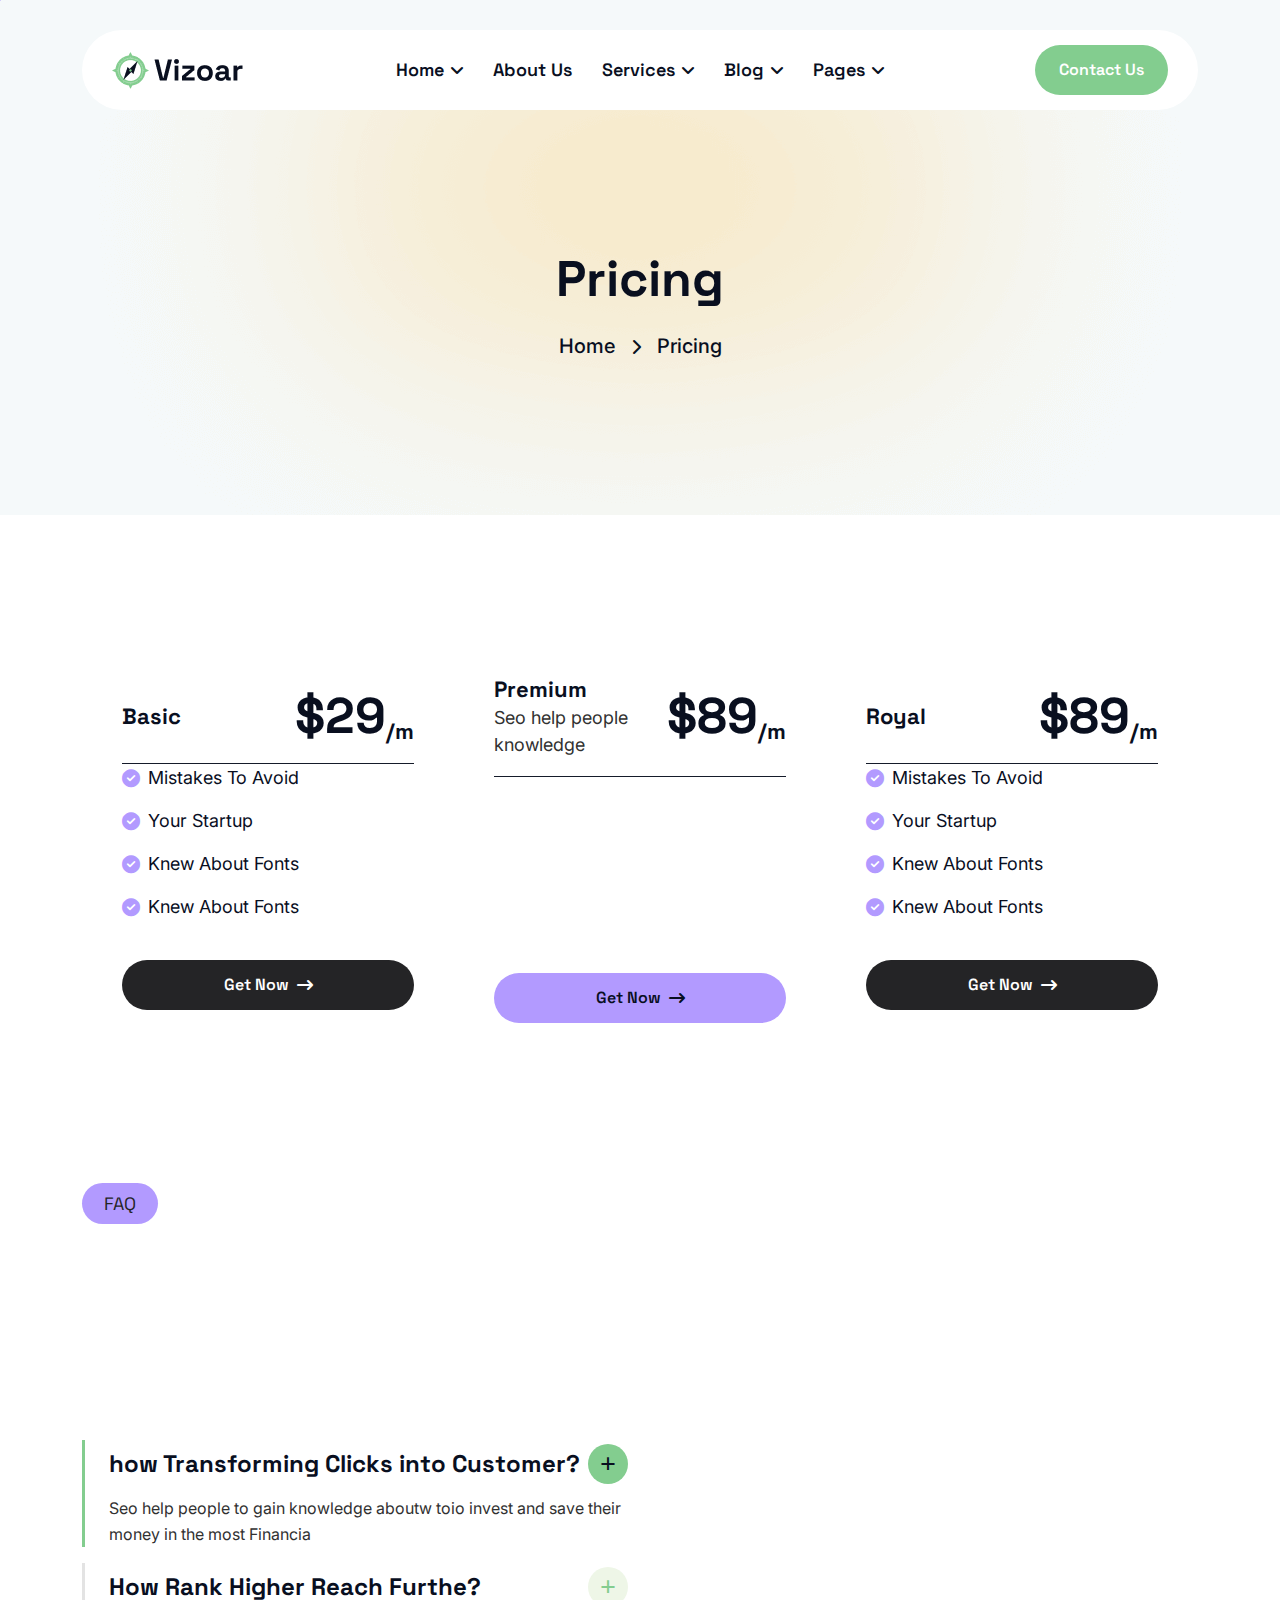
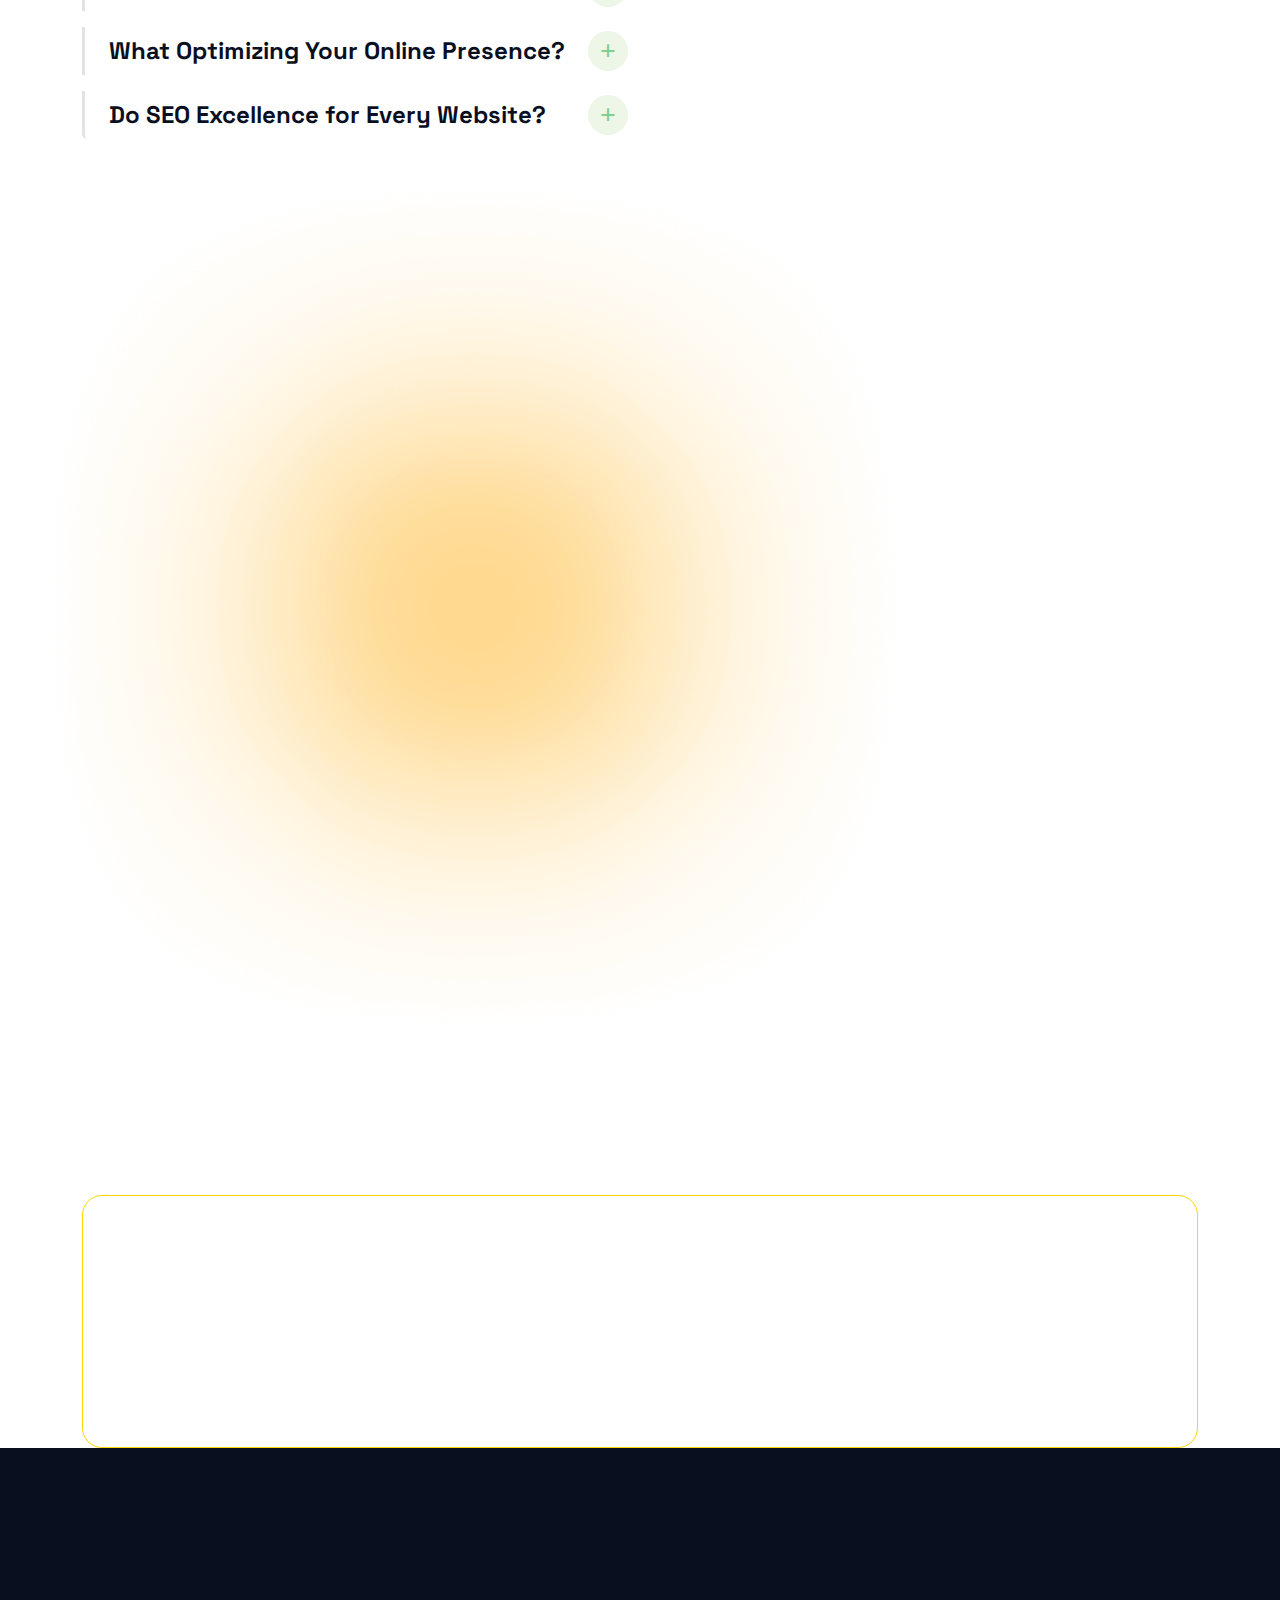
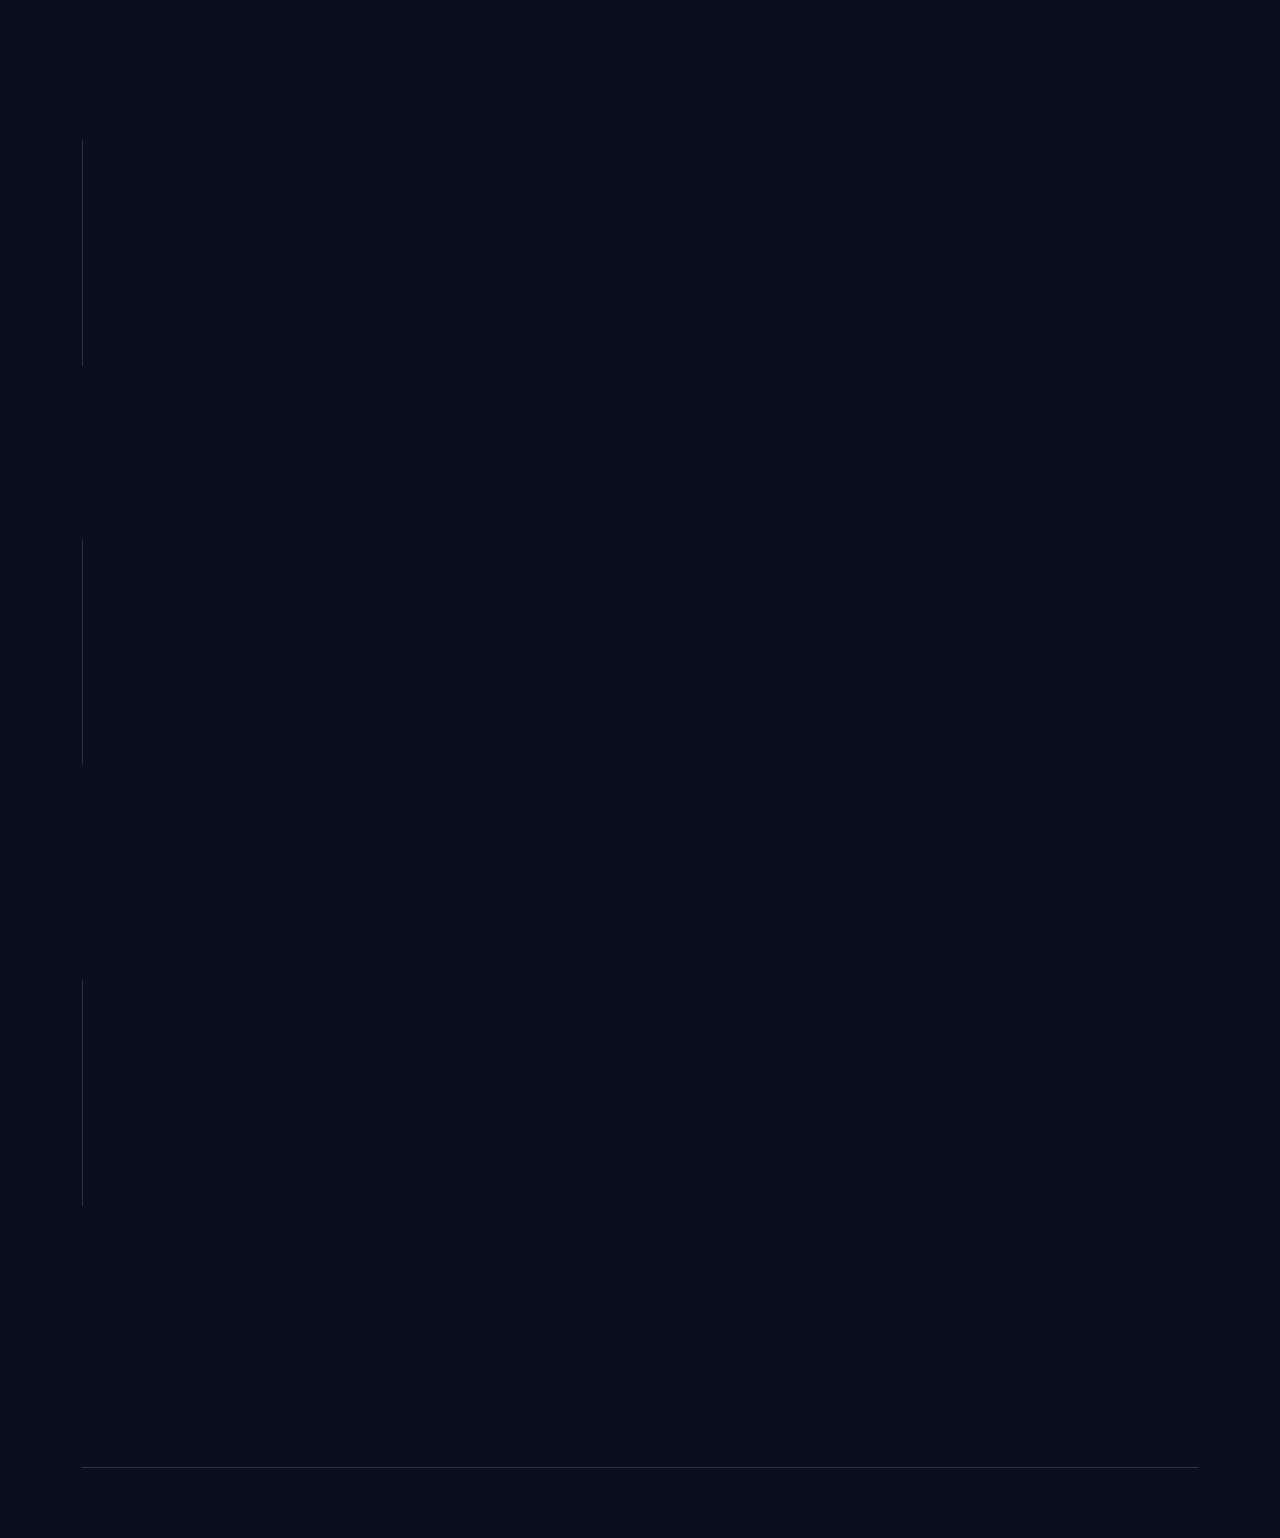
<file: pricing.html>
<!DOCTYPE html>
<html lang="en">
<!--<< Header Area >>-->

<head>
    <!-- ========== Meta Tags ========== -->
    <meta charset="UTF-8">
    <meta http-equiv="X-UA-Compatible" content="IE=edge">
    <meta name="viewport" content="width=device-width, initial-scale=1">
    <meta name="author" content="authorName">
    <meta name="description" content="Vizoar - Immigration and Visa Consulting HTML Template">
    <!-- ======== Page title ============ -->
    <title>Vizoar - Immigration and Visa Consulting HTML Template</title>
    <!--<< Favcion >>-->
    <link rel="shortcut icon" href="assets/img/logo/favs.png">
    <!--<< Bootstrap min.css >>-->
    <link rel="stylesheet" href="assets/css/bootstrap.min.css">
    <!--<< All Min Css >>-->
    <link rel="stylesheet" href="assets/css/all.min.css">
    <!--<< Animate.css >>-->
    <link rel="stylesheet" href="assets/css/animate.css">
    <!--<< Magnific Popup.css >>-->
    <link rel="stylesheet" href="assets/css/magnific-popup.css">
    <!--<< MeanMenu.css >>-->
    <link rel="stylesheet" href="assets/css/meanmenu.css">
    <!--<< Swiper Bundle.css >>-->
    <link rel="stylesheet" href="assets/css/swiper-bundle.min.css">
    <!--<< Nice Select.css >>-->
    <link rel="stylesheet" href="assets/css/nice-select.css">
    <!--<< Main.css >>-->
    <link rel="stylesheet" href="assets/css/main.css">
</head>

<body>

    <!-- Preloader Start -->
    <div id="preloader" class="preloader">
        <div class="animation-preloader">
            <div class="spinner">
            </div>
            <div class="txt-loading">
                <span data-text-preloader="V" class="letters-loading">
                    V
                </span>
                <span data-text-preloader="I" class="letters-loading">
                    I
                </span>
                <span data-text-preloader="Z" class="letters-loading">
                    Z
                </span>
                <span data-text-preloader="Z" class="letters-loading">
                    Z
                </span>
                <span data-text-preloader="O" class="letters-loading">
                    O
                </span>
                <span data-text-preloader="A" class="letters-loading">
                    A
                </span>
                <span data-text-preloader="R" class="letters-loading">
                    R
                </span>
            </div>
            <p class="text-center">Loading</p>
        </div>
        <div class="loader">
            <div class="row">
                <div class="col-3 loader-section section-left">
                    <div class="bg"></div>
                </div>
                <div class="col-3 loader-section section-left">
                    <div class="bg"></div>
                </div>
                <div class="col-3 loader-section section-right">
                    <div class="bg"></div>
                </div>
                <div class="col-3 loader-section section-right">
                    <div class="bg"></div>
                </div>
            </div>
        </div>
    </div>

    <!-- Start Cursor Pointer -->
    <div class="mouse-follower">
        <span class="cursor-outline"></span>
        <span class="cursor-dot"></span>
    </div>
    <!-- End Cursor Pointer -->

    <!-- Offcanvas Area Start -->
    <div class="fix-area">
        <div class="offcanvas__info">
            <div class="offcanvas__wrapper">
                <div class="offcanvas__content">
                    <div class="offcanvas__top mb-4 d-flex justify-content-between align-items-center">
                        <div class="offcanvas__logo">
                            <a href="index.html">
                                <img src="assets/img/logo/logo.png" alt="logo-img">
                            </a>
                        </div>
                        <div class="offcanvas__close">
                            <button>
                                <i class="fas fa-times"></i>
                            </button>
                        </div>
                    </div>
                    <div class="mobile-menu fix mb-3"></div>
                    <div class="offcanvas__contact">
                        <h4>Contact Info</h4>
                        <ul>
                            <li class="d-flex align-items-center">
                                <div class="offcanvas__contact-icon">
                                    <i class="fal fa-map-marker-alt"></i>
                                </div>
                                <div class="offcanvas__contact-text">
                                    <a target="_blank" href="#">4517 Washington Ave. Manchester, Kentucky 39495</a>
                                </div>
                            </li>
                            <li class="d-flex align-items-center">
                                <div class="offcanvas__contact-icon mr-15">
                                    <i class="fal fa-envelope"></i>
                                </div>
                                <div class="offcanvas__contact-text">
                                    <a href="mailto:info@example.com"><span
                                            class="mailto:info@example.com">info@example.com</span></a>
                                </div>
                            </li>
                            <li class="d-flex align-items-center">
                                <div class="offcanvas__contact-icon mr-15">
                                    <i class="fal fa-clock"></i>
                                </div>
                                <div class="offcanvas__contact-text">
                                    <a target="_blank" href="#">Sun-friday, 02am -09pm</a>
                                </div>
                            </li>
                            <li class="d-flex align-items-center">
                                <div class="offcanvas__contact-icon mr-15">
                                    <i class="far fa-phone"></i>
                                </div>
                                <div class="offcanvas__contact-text">
                                    <a href="tel:+11002345909">012 345 678 9101</a>
                                </div>
                            </li>
                        </ul>
                        <div class="header-button mt-4">
                            <a href="contact.html" class="theme-btn p2-bg text-center">
                                <span>
                                    Get A Quote
                                    <span class="ani-arrow">
                                        <i class="fa-solid fa-arrow-right-long"></i>
                                    </span>
                                </span>
                            </a>
                        </div>
                        <div class="social-icon d-flex align-items-center">
                            <a href="#"><i class="fab fa-facebook-f"></i></a>
                            <a href="#"><i class="fab fa-twitter"></i></a>
                            <a href="#"><i class="fab fa-youtube"></i></a>
                            <a href="#"><i class="fab fa-linkedin-in"></i></a>
                        </div>
                    </div>
                </div>
            </div>
        </div>
    </div>
    <div class="offcanvas__overlay"></div>

    <!-- Header Section Start -->
    <header id="header-sticky" class="header-1 header-inner cmn-bg2">
        <div class="container">
            <div class="mega-menu-wrapper">
                <div class="header-main style-2">
                    <div class="header-left">
                        <div class="logo">
                            <a href="index.html" class="header-logo">
                                <img src="assets/img/logo/logo.png" alt="logo-img">
                            </a>
                        </div>
                    </div>
                    <div class="header-right d-flex justify-content-end align-items-center">
                        <div class="mean__menu-wrapper">
                            <div class="main-menu">
                                <nav id="mobile-menu">
                                    <ul>
                                        <li class="has-dropdown active menu-thumb">
                                            <a href="index.html">
                                                Home
                                                <i class="fas fa-angle-down"></i>
                                            </a>
                                            <ul class="submenu has-homemenu">
                                                <li>
                                                    <div class="homemenu-items">
                                                        <div class="homemenu">
                                                            <div class="homemenu-thumb">
                                                                <img src="assets/img/header/home-1.jpg" alt="img">
                                                                <div class="demo-button">
                                                                    <a href="index.html" class="theme-btn p5-bg">
                                                                        <span>Home 01</span>
                                                                    </a>
                                                                </div>
                                                            </div>
                                                            <div class="homemenu-content text-center">
                                                                <h4 class="homemenu-title">
                                                                    <a href="index.html">Home Version 01</a>
                                                                </h4>
                                                            </div>
                                                        </div>
                                                        <div class="homemenu">
                                                            <div class="homemenu-thumb mb-15">
                                                                <img src="assets/img/header/home-2.jpg" alt="img">
                                                                <div class="demo-button">
                                                                    <a href="index2.html" class="theme-btn p5-bg">
                                                                        <span>Home 02</span>
                                                                    </a>
                                                                </div>
                                                            </div>
                                                            <div class="homemenu-content text-center">
                                                                <h4 class="homemenu-title">
                                                                    <a href="index2.html">Home Version 02</a>
                                                                </h4>
                                                            </div>
                                                        </div>
                                                    </div>
                                                </li>
                                            </ul>
                                        </li>
                                        <li>
                                            <a href="about.html">About Us</a>
                                        </li>
                                        <li>
                                            <a href="news.html">
                                                Services
                                                <i class="fas fa-angle-down"></i>
                                            </a>
                                            <ul class="submenu">
                                                <li><a href="service.html">Services</a></li>
                                                <li><a href="service-details.html">Services Details</a></li>
                                            </ul>
                                        </li>

                                        <li>
                                            <a href="news.html">
                                                Blog
                                                <i class="fas fa-angle-down"></i>
                                            </a>
                                            <ul class="submenu">
                                                <li><a href="blog.html">Blog</a></li>
                                                <li><a href="blog-details.html">Blog Details</a></li>
                                            </ul>
                                        </li>
                                        <li class="has-dropdown">
                                            <a href="news.html">
                                                Pages
                                                <i class="fas fa-angle-down"></i>
                                            </a>
                                            <ul class="submenu">
                                                <li><a href="about.html">About Us</a></li>
                                                <li><a href="pricing.html">Pricing</a></li>
                                            </ul>
                                        </li>

                                    </ul>
                                </nav>
                            </div>
                        </div>
                        <a href="#0" class="search-trigger search-icon d-xl-none d-block"><i
                                class="fal fa-search"></i></a>
                        <div class="header-btn d-xl-none d-block">
                            <a href="contact.html"
                                class="common-btn box-style first-box d-inline-flex justify-content-center align-items-center gap-xxl-2 gap-2 fs18 fw-semibold white overflow-hidden p1-bg rounded100 wow fadeInRight">
                                Contact
                            </a>
                        </div>
                        <div class="header__hamburger d-xl-none my-auto">
                            <div class="sidebar__toggle">
                                <img src="assets/img/icon/menu.png" alt="icon">
                            </div>
                        </div>
                    </div>
                    <div class="header-btn d-xl-block d-none">
                        <a href="contact.html"
                            class="common-btn box-style first-box d-inline-flex justify-content-center align-items-center gap-xxl-2 gap-2 fs18 fw-semibold white overflow-hidden p1-bg rounded100">
                            Contact Us
                        </a>
                    </div>
                </div>
            </div>
        </div>
    </header>

    <!-- Banner Section Start -->
    <section class="breadcrumb-section position-relative fix cmn-bg2">
        <div class="container">
            <div class="bread-content text-center">
                <h2 class="black mb-lg-4 mb-3">Pricing</h2>
                <ul class="d-flex align-items-center gap-3 justify-content-center">
                    <li>
                        <a href="index.html">Home</a>
                    </li>
                    <li><i class="fa-solid fa-chevron-right"></i></li>
                    <li>Pricing</li>
                </ul>
            </div>
        </div>
        <!-- Element -->
        <img src="assets/img/element/inner-element.png" alt="img" class="inner-element">
    </section>
    <!-- Banner Section Start -->

    <!-- Pricing Section Start -->
    <section class="pricing-section fix white-bg space-top">
        <div class="container">
            <div class="row g-lg-0 g-4 justify-content-center align-items-center">
                <div class="col-lg-4 col-md-6 wow fadeInUp" data-wow-delay="0.4s">
                    <div class="pricing-items pricing-gra">
                        <div class="pricing-head d-flex align-items-center justify-content-between">
                            <h4 class="black">Basic</h4>
                            <div class="d-flex align-items-end black">
                                <h2 class="black">$29</h2>
                                <h4 class="black">/m</h4>
                            </div>
                        </div>
                        <ul class="pricing-list d-flex flex-column mb-4 pb-xl-3">
                            <li class="d-flex align-items-center gap-lg-2 gap-1 fs-six n900-clr">
                                <i class="fa-solid fa-circle-check p3-clr"></i> Mistakes To Avoid
                            </li>
                            <li class="d-flex align-items-center gap-lg-2 gap-1 fs-six n900-clr">
                                <i class="fa-solid fa-circle-check p3-clr"></i> Your Startup
                            </li>
                            <li class="d-flex align-items-center gap-lg-2 gap-1 fs-six n900-clr">
                                <i class="fa-solid fa-circle-check p3-clr"></i> Knew About Fonts
                            </li>
                            <li class="d-flex align-items-center gap-lg-2 gap-1 fs-six n900-clr">
                                <i class="fa-solid fa-circle-check p3-clr"></i> Knew About Fonts
                            </li>
                        </ul>
                        <a href="contact.html"
                            class="common-btn box-style w-100 first-box d-inline-flex justify-content-center align-items-center gap-xxl-2 gap-2 fs18 fw-semibold white overflow-hidden n700-bg rounded100">
                            Get Now
                            <i class="fa-solid fa-arrow-right-long last"></i>
                        </a>
                    </div>
                </div>
                <div class="col-lg-4 col-md-6 wow fadeInUp" data-wow-delay="0.7s">
                    <div class="pricing-items premium">
                        <div class="pricing-head d-flex align-items-center justify-content-between">
                            <div class="box">
                                <h4 class="black">Premium</h4>
                                <p class="pra fs-six">Seo help people knowledge</p>
                            </div>
                            <div class="d-flex align-items-end black">
                                <h2 class="black">$89</h2>
                                <h4 class="black">/m</h4>
                            </div>
                        </div>
                        <ul class="pricing-list d-flex flex-column mb-4 pb-xl-3">
                            <li class="d-flex align-items-center gap-lg-2 gap-1 fs-six white">
                                <i class="fa-solid fa-circle-check white"></i> Mistakes To Avoid
                            </li>
                            <li class="d-flex align-items-center gap-lg-2 gap-1 fs-six white">
                                <i class="fa-solid fa-circle-check white"></i> Your Startup
                            </li>
                            <li class="d-flex align-items-center gap-lg-2 gap-1 fs-six white">
                                <i class="fa-solid fa-circle-check white"></i> Knew About Fonts
                            </li>
                            <li class="d-flex align-items-center gap-lg-2 gap-1 fs-six white">
                                <i class="fa-solid fa-circle-check white"></i> Knew About Fonts
                            </li>
                        </ul>
                        <a href="contact.html"
                            class="common-btn box-style w-100 first-box d-inline-flex justify-content-center align-items-center gap-xxl-2 gap-2 fs18 fw-semibold  overflow-hidden black p3-bg rounded100">
                            Get Now
                            <i class="fa-solid fa-arrow-right-long last"></i>
                        </a>
                    </div>
                </div>
                <div class="col-lg-4 col-md-6 wow fadeInUp" data-wow-delay="0.9s">
                    <div class="pricing-items pricing-gra">
                        <div class="pricing-head d-flex align-items-center justify-content-between">
                            <h4 class="black">Royal</h4>
                            <div class="d-flex align-items-end black">
                                <h2 class="black">$89</h2>
                                <h4 class="black">/m</h4>
                            </div>
                        </div>
                        <ul class="pricing-list d-flex flex-column mb-4 pb-xl-3">
                            <li class="d-flex align-items-center gap-lg-2 gap-1 fs-six n900-clr">
                                <i class="fa-solid fa-circle-check p3-clr"></i> Mistakes To Avoid
                            </li>
                            <li class="d-flex align-items-center gap-lg-2 gap-1 fs-six n900-clr">
                                <i class="fa-solid fa-circle-check p3-clr"></i> Your Startup
                            </li>
                            <li class="d-flex align-items-center gap-lg-2 gap-1 fs-six n900-clr">
                                <i class="fa-solid fa-circle-check p3-clr"></i> Knew About Fonts
                            </li>
                            <li class="d-flex align-items-center gap-lg-2 gap-1 fs-six n900-clr">
                                <i class="fa-solid fa-circle-check p3-clr"></i> Knew About Fonts
                            </li>
                        </ul>
                        <a href="contact.html"
                            class="common-btn box-style w-100 first-box d-inline-flex justify-content-center align-items-center gap-xxl-2 gap-2 fs18 fw-semibold white overflow-hidden n700-bg rounded100">
                            Get Now
                            <i class="fa-solid fa-arrow-right-long last"></i>
                        </a>
                    </div>
                </div>
            </div>
        </div>
    </section>

    <!-- Faq Section Start -->
    <section class="faq-section section-padding fix">
        <div class="container">
            <div class="row g-4 justify-content-between align-items-end">
                <div class="col-lg-6">
                    <div class="section-title mb-4 pb-lg-2">
                        <span class="cmn-tag p3-bg heading-font">FAQ</span>
                        <h2 class="wow fadeInUp black visible-slowly-right" data-wow-delay=".3s">
                            Achieve Higher Rankings with Us That Work
                        </h2>
                    </div>
                    <div class="accordion border-0 d-flex flex-column gap-xxl-4 gap-3" id="accordionExample">
                        <div class="accordion-item">
                            <div class="accordion-header" id="headingOne">
                                <button class="accordion-button" type="button" data-bs-toggle="collapse"
                                    data-bs-target="#collapseOne" aria-expanded="true" aria-controls="collapseOne">
                                    how Transforming Clicks into Customer?
                                </button>
                                <div id="collapseOne" class="accordion-collapse collapse show"
                                    aria-labelledby="headingOne" data-bs-parent="#accordionExample">
                                    <div class="accordion-body">
                                        <p>Seo help people to gain knowledge aboutw toio invest and save their money in
                                            the most Financia</p>
                                    </div>
                                </div>
                            </div>
                        </div>
                        <div class="accordion-item">
                            <div class="accordion-header" id="headingTwo">
                                <button class="accordion-button collapsed" type="button" data-bs-toggle="collapse"
                                    data-bs-target="#collapseTwo" aria-expanded="false" aria-controls="collapseTwo">
                                    How Rank Higher Reach Furthe?
                                </button>
                                <div id="collapseTwo" class="accordion-collapse collapse" aria-labelledby="headingTwo"
                                    data-bs-parent="#accordionExample">
                                    <div class="accordion-body">
                                        <p>Seo help people to gain knowledge aboutw toio invest and save their money in
                                            the most Financia</p>
                                    </div>
                                </div>
                            </div>
                        </div>
                        <div class="accordion-item">
                            <div class="accordion-header" id="headingThree">
                                <button class="accordion-button collapsed" type="button" data-bs-toggle="collapse"
                                    data-bs-target="#collapseThree" aria-expanded="false" aria-controls="collapseThree">
                                    What Optimizing Your Online Presence?
                                </button>
                                <div id="collapseThree" class="accordion-collapse collapse"
                                    aria-labelledby="headingThree" data-bs-parent="#accordionExample">
                                    <div class="accordion-body">
                                        <p>Seo help people to gain knowledge aboutw toio invest and save their money in
                                            the most Financia</p>
                                    </div>
                                </div>
                            </div>
                        </div>
                        <div class="accordion-item">
                            <div class="accordion-header" id="headingfour">
                                <button class="accordion-button collapsed" type="button" data-bs-toggle="collapse"
                                    data-bs-target="#collapsefour" aria-expanded="false" aria-controls="collapsefour">
                                    Do SEO Excellence for Every Website?
                                </button>
                                <div id="collapsefour" class="accordion-collapse collapse" aria-labelledby="headingfour"
                                    data-bs-parent="#accordionExample">
                                    <div class="accordion-body">
                                        <p>Seo help people to gain knowledge aboutw toio invest and save their money in
                                            the most Financia</p>
                                    </div>
                                </div>
                            </div>
                        </div>
                    </div>
                </div>
                <div class="col-lg-5">
                    <div class="counter-wrap ps-xxl-5">
                        <div class="counter-items box-style first-box wow fadeIn" data-wow-delay="0.4s">
                            <div class="content">
                                <h2><span class="count">4000</span>+</h2>
                                <p>Team member</p>
                            </div>
                        </div>
                        <div class="counter-items box-style first-box wow fadeIn" data-wow-delay="0.5s">
                            <div class="content">
                                <h2><span class="count">40</span>+</h2>
                                <p>Winning award</p>
                            </div>
                        </div>
                        <div class="counter-items box-style first-box wow fadeIn" data-wow-delay="0.6s">
                            <div class="content">
                                <h2><span class="count">80</span>k+</h2>
                                <p>Client review</p>
                            </div>
                        </div>
                        <div class="counter-items box-style first-box wow fadeIn" data-wow-delay="0.7s">
                            <div class="content">
                                <h2><span class="count">105</span>+</h2>
                                <p>Complete project</p>
                            </div>
                        </div>
                    </div>
                </div>
            </div>
        </div>
        <!-- Eleme3nt -->
        <img src="assets/img/element/counter-bg.png" alt="img" class="faq-bg">
    </section>

    <!--<< Newsletter Section Start >>-->
    <div class="newsletter-section position-relative fix">
        <div class="container">
            <div class="newsletter-wrap">
                <div class="newsletter-content d-flex align-items-center wow fadeInLeft">
                    <img src="assets/img/icon/email-icon.png" alt="img">
                    <h2 class="white">Subscribe Our <br> Newsletter</h2>
                </div>
                <form action="#" class="wow fadeInDown">
                    <input type="email" placeholder="Enter your email...">
                    <button type="button" class="subscribe">Subscribe Now</button>
                </form>
            </div>
        </div>
    </div>

    <!--<< Footer Section Start >>-->
    <footer class="footer-section blackbg fix">
        <div class="container">
            <div class="footer-widgets-wrapper">
                <div class="single-footer-widget footer-widgets-pragraph wow fadeInUp" data-wow-delay="0.4s">
                    <div class="widget-head">
                        <a href="index.html">
                            <img src="assets/img/logo/logo-white.png" alt="logo-img">
                        </a>
                    </div>
                    <div class="footer-content">
                        <p class="pra2">
                            Seo help people to gain knowledge aboutw toio invest and save their money in the most
                            Financia
                        </p>
                        <div class="social-wrapper d-flex align-items-center">
                            <a href="#" class=" black"><i class="fab fa-facebook-f"></i></a>
                            <a href="#" class=" black"><i class="fa-brands fa-linkedin-in"></i></a>
                            <a href="#" class=" black"><i class="fab fa-instagram"></i></a>
                            <a href="#" class=" black"><i class="fa-brands fa-x"></i></a>
                        </div>
                    </div>
                </div>
                <div class="widgets-line"></div>
                <div class="single-footer-widget wow fadeInUp" data-wow-delay="0.5s">
                    <div class="widget-head">
                        <h3>Legal</h3>
                    </div>
                    <ul class="list-area">
                        <li>
                            <a href="#">
                                Terms of Service
                            </a>
                        </li>
                        <li>
                            <a href="#">
                                Privacy Policy / GDPR
                            </a>
                        </li>
                        <li>
                            <a href="#">
                                Cookie Policy
                            </a>
                        </li>
                    </ul>
                </div>
                <div class="widgets-line"></div>
                <div class="single-footer-widget style-margin wow fadeInUp" data-wow-delay="0.6s">
                    <div class="widget-head">
                        <h3>Useful Link</h3>
                    </div>
                    <ul class="list-area">
                        <li>
                            <a href="blog.html">
                                Latest News
                            </a>
                        </li>
                        <li>
                            <a href="contact.html">
                                Careers
                            </a>
                        </li>
                        <li>
                            <a href="pricing.html">
                                General Inquiries
                            </a>
                        </li>
                        <li>
                            <a href="blog-details.html">
                                Case Studies
                            </a>
                        </li>
                    </ul>
                </div>
                <div class="widgets-line"></div>
                <div class="single-footer-widget style-margin wow fadeInUp" data-wow-delay="0.7s">
                    <div class="widget-head">
                        <h3 class="text-white">Contact</h3>
                    </div>
                    <ul class="footer-info">
                        <li><a href="#">+880 123 45 67 89</a></li>
                        <li><a href="#">yourmail@gmail.com</a></li>
                        <li>1212, The Veg Street</li>
                    </ul>
                </div>
            </div>
        </div>
        <div class="footer-bottom">
            <div class="container">
                <div
                    class="footer-wrapper d-flex flex-md-nowrap flex-wrap gap-2 align-items-center justify-content-md-between justify-content-center text-md-start text-center">
                    <p class="cmn-white wow fadeInLeft body-font fs-five" data-wow-delay=".3s">
                        &copy; SeoTop 2024 | All Rights Reserved
                    </p>
                    <ul class="footer-menu wow fadeInRight" data-wow-delay=".5s">
                        <li>
                            <a href="contact.html" class="fs-five body-font cmn-white">
                                Privacy
                            </a>
                        </li>
                        <li class="line"></li>
                        <li>
                            <a href="contact.html" class="fs-five body-font cmn-white">
                                Terms
                            </a>
                        </li>
                        <li class="line"></li>
                        <li>
                            <a href="contact.html" class="fs-five body-font cmn-white">
                                Sitemap
                            </a>
                        </li>
                        <li class="line"></li>
                        <li>
                            <a href="contact.html" class="fs-five body-font cmn-white">
                                Help
                            </a>
                        </li>
                    </ul>
                </div>
            </div>
        </div>
    </footer>


    <!-- Search Area Start -->
    <div class="search-wrap">
        <div class="search-inner">
            <i class="fas fa-times search-close" id="search-close"></i>
            <div class="search-cell">
                <form method="get">
                    <div class="search-field-holder">
                        <input type="search" class="main-search-input" placeholder="Search...">
                    </div>
                </form>
            </div>
        </div>
    </div>

    <!--<< All JS Plugins >>-->
    <script src="assets/js/jquery-3.7.1.min.js"></script>
    <!--<< Viewport Js >>-->
    <script src="assets/js/viewport.jquery.js"></script>
    <!--<< Bootstrap Js >>-->
    <script src="assets/js/bootstrap.bundle.min.js"></script>
    <!--<< Nice Select Js >>-->
    <script src="assets/js/jquery.nice-select.min.js"></script>
    <!--<< Waypoints Js >>-->
    <script src="assets/js/jquery.waypoints.js"></script>
    <!--<< Counterup Js >>-->
    <script src="assets/js/jquery.counterup.min.js"></script>
    <!--<< Swiper Slider Js >>-->
    <script src="assets/js/swiper-bundle.min.js"></script>
    <!--<< MeanMenu Js >>-->
    <script src="assets/js/jquery.meanmenu.min.js"></script>
    <!--<< Magnific Popup Js >>-->
    <script src="assets/js/jquery.magnific-popup.min.js"></script>
    <!--<< Wow Animation Js >>-->
    <script src="assets/js/wow.min.js"></script>
    <!--<< Gsap Js >>-->
    <script src="assets/js/gsap.min.js"></script>
    <!--<< Lenis Js >>-->
    <script src="assets/js/lenis.min.js"></script>
    <!--<< ScrollSmoother Js >>-->
    <script src="assets/js/scrollSmoother.js"></script>
    <!--<< ScrollTrigger Js >>-->
    <script src="assets/js/ScrollTrigger.min.js"></script>
    <!--<< Spalit Text Js >>-->
    <script src="assets/js/spilitext-gsap.js"></script>
    <!--<< Valina Tilt Js >>-->
    <script src="assets/js/vanilla-tilt.min.js"></script>
    <!--<< Main.js >>-->
    <script src="assets/js/main.js"></script>
</body>

</html>
</file>
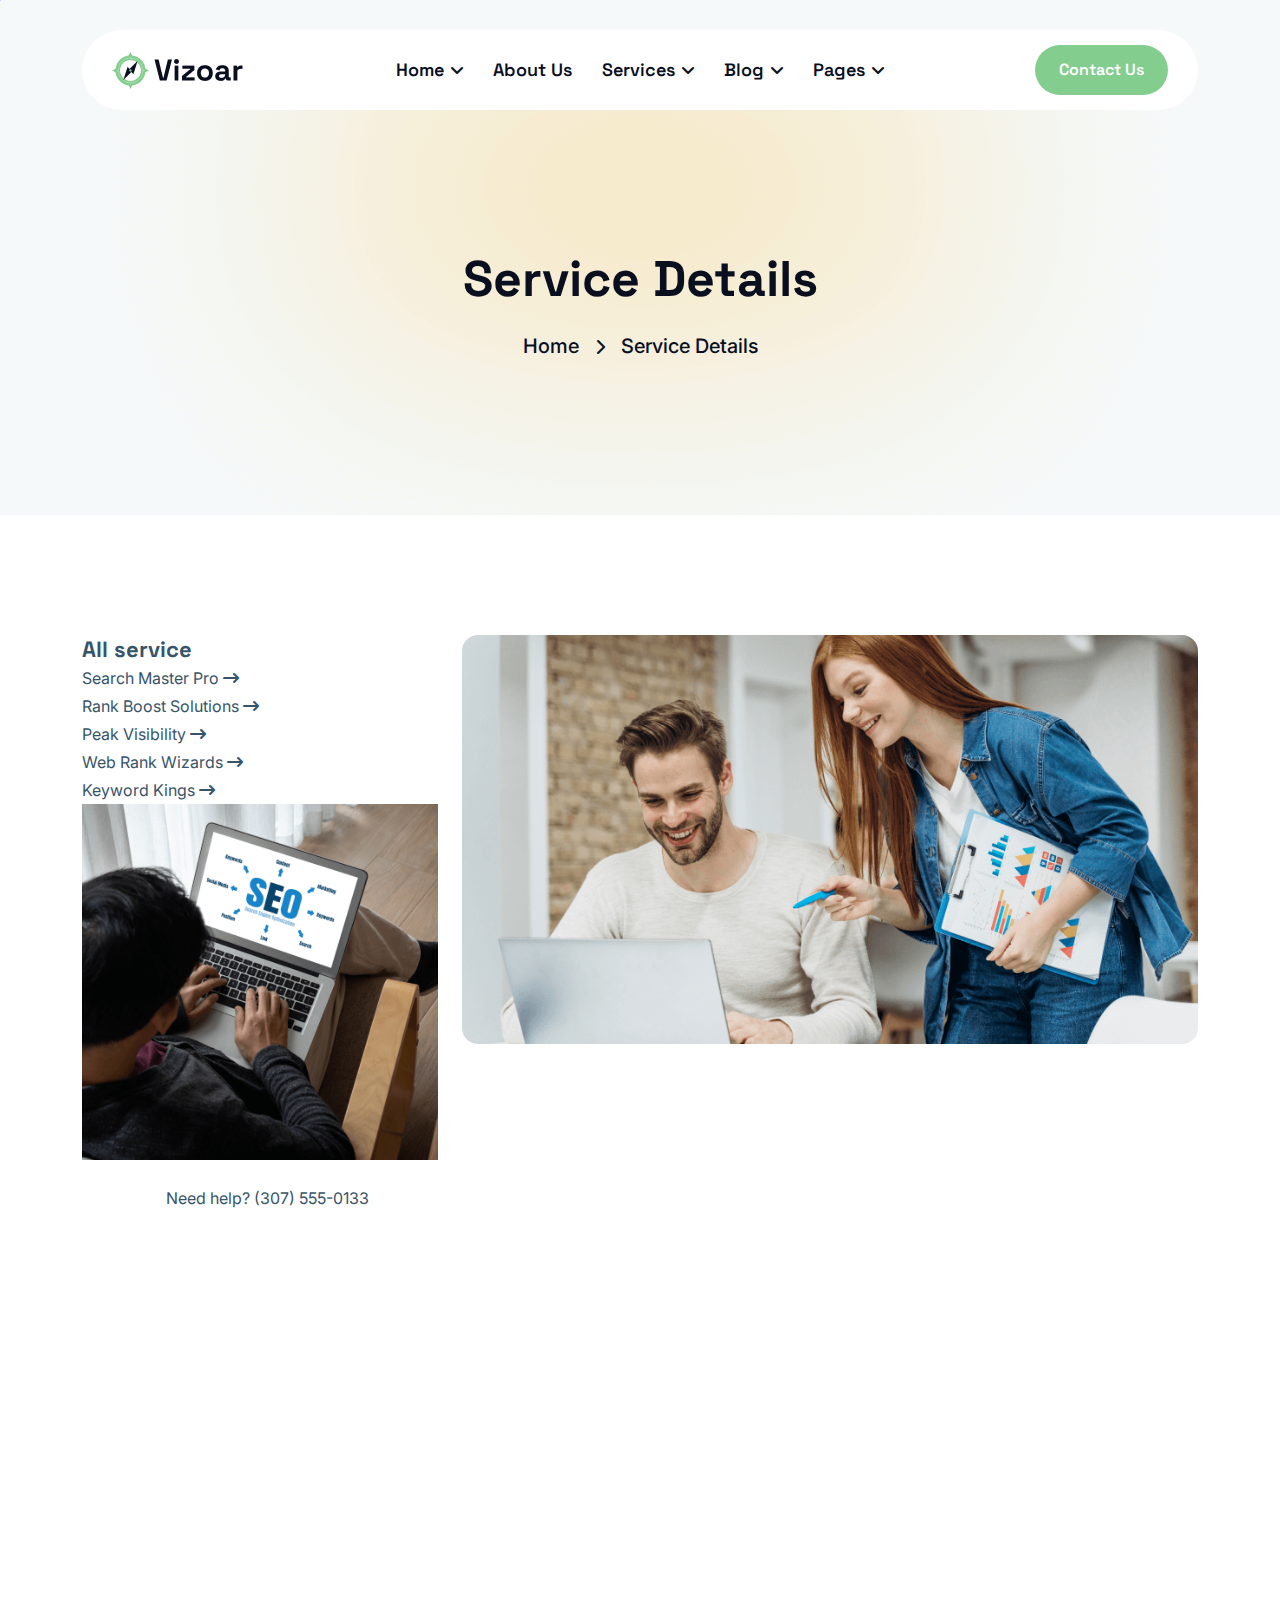
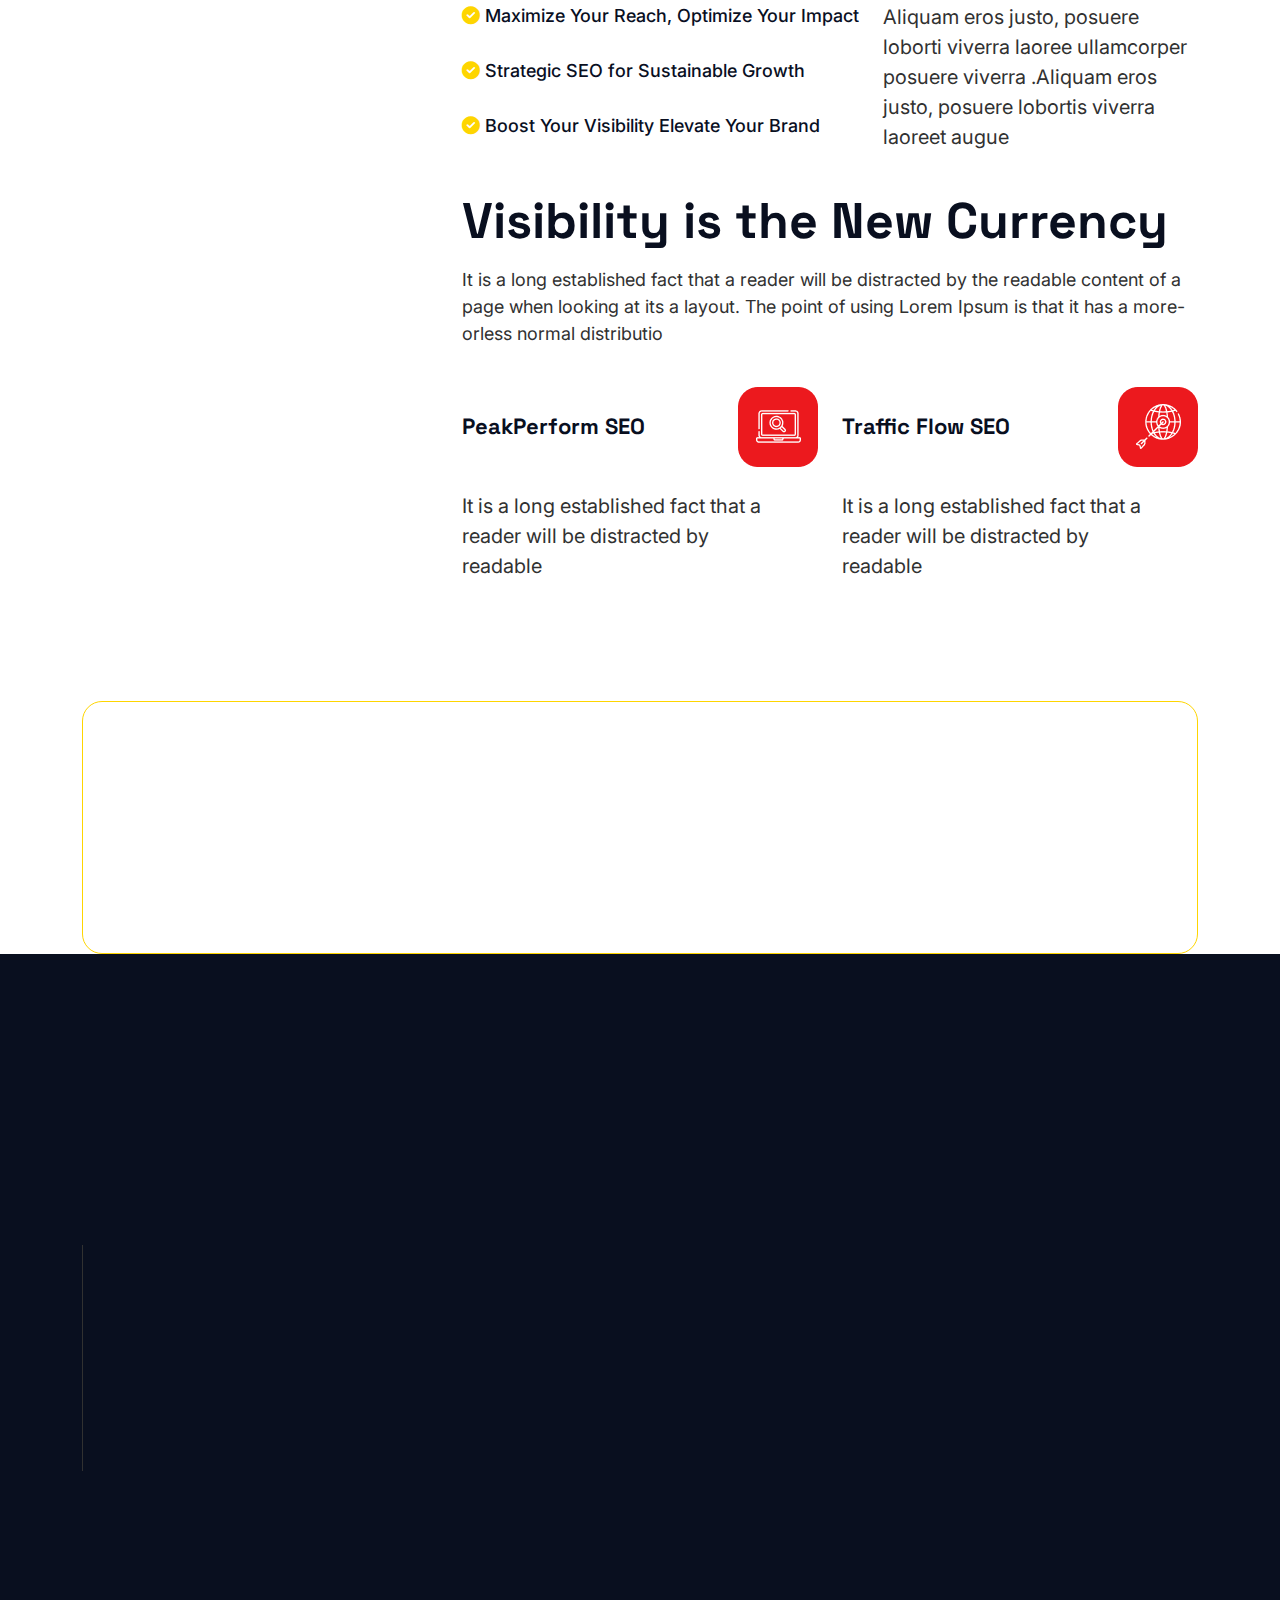
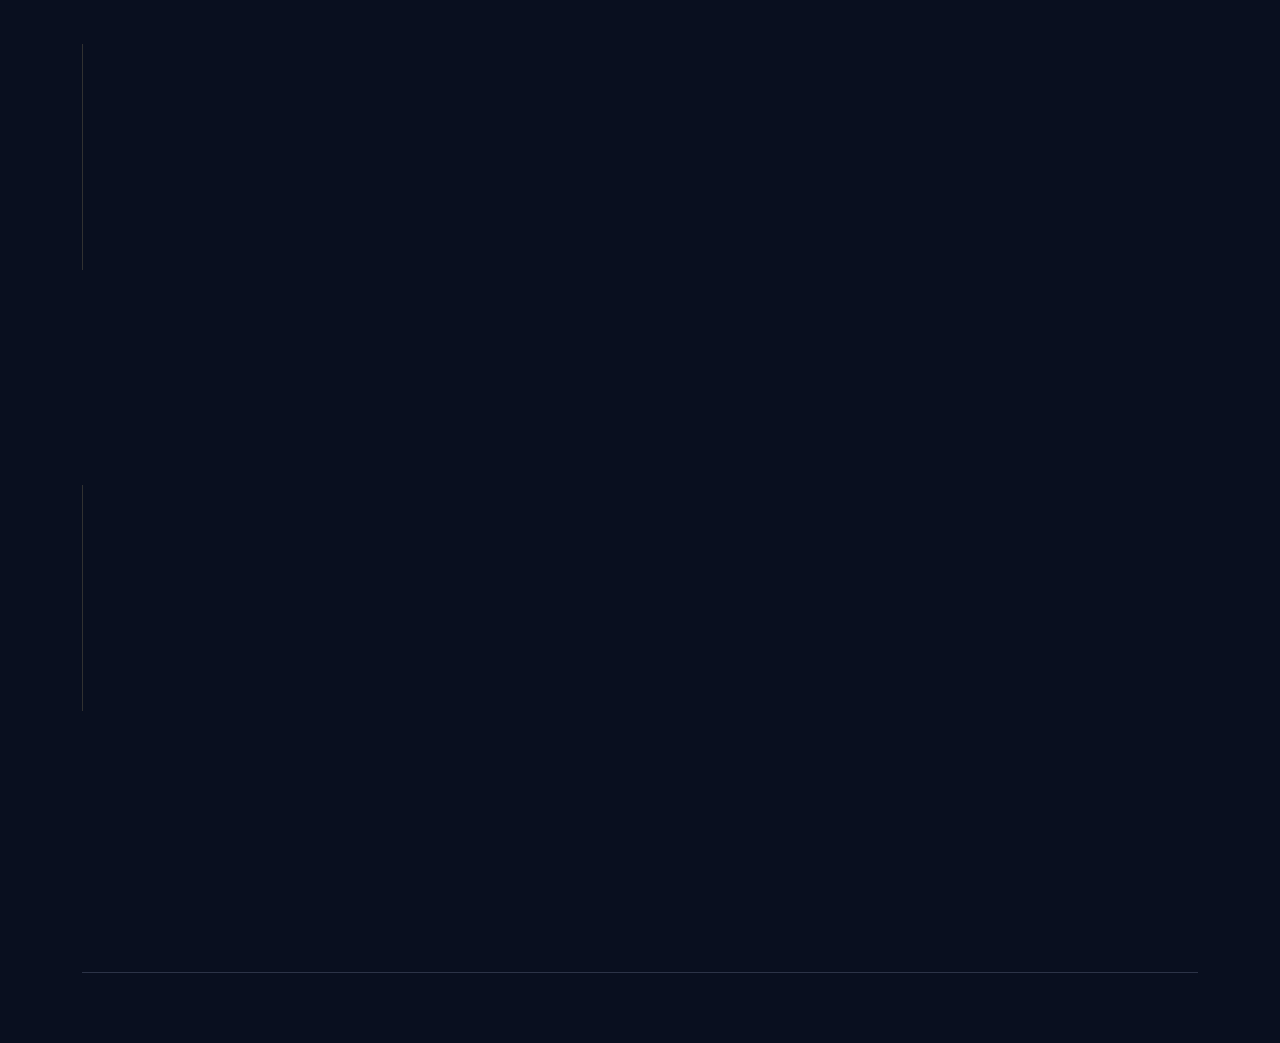
<file: service-details.html>
<!DOCTYPE html>
<html lang="en">
<!--<< Header Area >>-->

<head>
    <!-- ========== Meta Tags ========== -->
    <meta charset="UTF-8">
    <meta http-equiv="X-UA-Compatible" content="IE=edge">
    <meta name="viewport" content="width=device-width, initial-scale=1">
    <meta name="author" content="authorName">
    <meta name="description" content="Vizoar - Immigration and Visa Consulting HTML Template">
    <!-- ======== Page title ============ -->
    <title>Vizoar - Immigration and Visa Consulting HTML Template</title>
    <!--<< Favcion >>-->
    <link rel="shortcut icon" href="assets/img/logo/favs.png">
    <!--<< Bootstrap min.css >>-->
    <link rel="stylesheet" href="assets/css/bootstrap.min.css">
    <!--<< All Min Css >>-->
    <link rel="stylesheet" href="assets/css/all.min.css">
    <!--<< Animate.css >>-->
    <link rel="stylesheet" href="assets/css/animate.css">
    <!--<< Magnific Popup.css >>-->
    <link rel="stylesheet" href="assets/css/magnific-popup.css">
    <!--<< MeanMenu.css >>-->
    <link rel="stylesheet" href="assets/css/meanmenu.css">
    <!--<< Swiper Bundle.css >>-->
    <link rel="stylesheet" href="assets/css/swiper-bundle.min.css">
    <!--<< Nice Select.css >>-->
    <link rel="stylesheet" href="assets/css/nice-select.css">
    <!--<< Main.css >>-->
    <link rel="stylesheet" href="assets/css/main.css">
</head>

<body>

    <!-- Preloader Start -->
    <div id="preloader" class="preloader">
        <div class="animation-preloader">
            <div class="spinner">
            </div>
            <div class="txt-loading">
                <span data-text-preloader="V" class="letters-loading">
                    V
                </span>
                <span data-text-preloader="I" class="letters-loading">
                    I
                </span>
                <span data-text-preloader="Z" class="letters-loading">
                    Z
                </span>
                <span data-text-preloader="Z" class="letters-loading">
                    Z
                </span>
                <span data-text-preloader="O" class="letters-loading">
                    O
                </span>
                <span data-text-preloader="A" class="letters-loading">
                    A
                </span>
                <span data-text-preloader="R" class="letters-loading">
                    R
                </span>
            </div>
            <p class="text-center">Loading</p>
        </div>
        <div class="loader">
            <div class="row">
                <div class="col-3 loader-section section-left">
                    <div class="bg"></div>
                </div>
                <div class="col-3 loader-section section-left">
                    <div class="bg"></div>
                </div>
                <div class="col-3 loader-section section-right">
                    <div class="bg"></div>
                </div>
                <div class="col-3 loader-section section-right">
                    <div class="bg"></div>
                </div>
            </div>
        </div>
    </div>

    <!-- Start Cursor Pointer -->
    <div class="mouse-follower">
        <span class="cursor-outline"></span>
        <span class="cursor-dot"></span>
    </div>
    <!-- End Cursor Pointer -->

    <!-- Offcanvas Area Start -->
    <div class="fix-area">
        <div class="offcanvas__info">
            <div class="offcanvas__wrapper">
                <div class="offcanvas__content">
                    <div class="offcanvas__top mb-4 d-flex justify-content-between align-items-center">
                        <div class="offcanvas__logo">
                            <a href="index.html">
                                <img src="assets/img/logo/logo.png" alt="logo-img">
                            </a>
                        </div>
                        <div class="offcanvas__close">
                            <button>
                                <i class="fas fa-times"></i>
                            </button>
                        </div>
                    </div>
                    <div class="mobile-menu fix mb-3"></div>
                    <div class="offcanvas__contact">
                        <h4 class="n900-clr">Contact Info</h4>
                        <ul class="d-grid gap-2 mb-5">
                            <li class="d-flex align-items-center">
                                <div class="offcanvas__contact-icon">
                                    <i class="fal fa-map-marker-alt"></i>
                                </div>
                                <div class="offcanvas__contact-text">
                                    <a target="_blank" href="#">3517 W. Gray St. Utica, Pennsylvania</a>
                                </div>
                            </li>
                            <li class="d-flex align-items-center">
                                <div class="offcanvas__contact-icon mr-15">
                                    <i class="fal fa-envelope"></i>
                                </div>
                                <div class="offcanvas__contact-text">
                                    <a href="mailto:info@example.com"><span
                                            class="mailto:info@example.com">alma.lawson@example.com</span></a>
                                </div>
                            </li>
                            <li class="d-flex align-items-center">
                                <div class="offcanvas__contact-icon mr-15">
                                    <i class="fal fa-clock"></i>
                                </div>
                                <div class="offcanvas__contact-text">
                                    <a target="_blank" href="#">Sun-friday, 02am -09pm</a>
                                </div>
                            </li>
                            <li class="d-flex align-items-center">
                                <div class="offcanvas__contact-icon mr-15">
                                    <i class="far fa-phone"></i>
                                </div>
                                <div class="offcanvas__contact-text">
                                    <a href="tel:+11002345909">(219) 555-0114</a>
                                </div>
                            </li>
                        </ul>
                        <div class="header-button mt-4">
                            <a href="contact.html" class="theme-btn p2-bg text-center">
                                <span>
                                    Get A Quote
                                    <span class="ani-arrow">
                                        <i class="fa-solid fa-arrow-right-long"></i>
                                    </span>
                                </span>
                            </a>
                        </div>
                        <div class="social-icon d-flex align-items-center">
                            <a href="#"><i class="fab fa-facebook-f"></i></a>
                            <a href="#"><i class="fab fa-twitter"></i></a>
                            <a href="#"><i class="fa-brands fa-instagram"></i></a>
                            <a href="#"><i class="fa-brands fa-pinterest-p"></i></a>
                        </div>
                    </div>
                </div>
            </div>
        </div>
    </div>
    <div class="offcanvas__overlay"></div>

    <!-- Header Section Start -->
    <header id="header-sticky" class="header-1 header-inner cmn-bg2">
        <div class="container">
            <div class="mega-menu-wrapper">
                <div class="header-main style-2">
                    <div class="header-left">
                        <div class="logo">
                            <a href="index.html" class="header-logo">
                                <img src="assets/img/logo/logo.png" alt="logo-img">
                            </a>
                        </div>
                    </div>
                    <div class="header-right d-flex justify-content-end align-items-center">
                        <div class="mean__menu-wrapper">
                            <div class="main-menu">
                                <nav id="mobile-menu">
                                    <ul>
                                        <li class="has-dropdown active menu-thumb">
                                            <a href="index.html">
                                                Home
                                                <i class="fas fa-angle-down"></i>
                                            </a>
                                            <ul class="submenu has-homemenu">
                                                <li>
                                                    <div class="homemenu-items">
                                                        <div class="homemenu">
                                                            <div class="homemenu-thumb">
                                                                <img src="assets/img/header/home-1.jpg" alt="img">
                                                                <div class="demo-button">
                                                                    <a href="index.html" class="theme-btn p5-bg">
                                                                        <span>Home 01</span>
                                                                    </a>
                                                                </div>
                                                            </div>
                                                            <div class="homemenu-content text-center">
                                                                <h4 class="homemenu-title">
                                                                    <a href="index.html">Home Version 01</a>
                                                                </h4>
                                                            </div>
                                                        </div>
                                                        <div class="homemenu">
                                                            <div class="homemenu-thumb mb-15">
                                                                <img src="assets/img/header/home-2.jpg" alt="img">
                                                                <div class="demo-button">
                                                                    <a href="index2.html" class="theme-btn p5-bg">
                                                                        <span>Home 02</span>
                                                                    </a>
                                                                </div>
                                                            </div>
                                                            <div class="homemenu-content text-center">
                                                                <h4 class="homemenu-title">
                                                                    <a href="index2.html">Home Version 02</a>
                                                                </h4>
                                                            </div>
                                                        </div>
                                                    </div>
                                                </li>
                                            </ul>
                                        </li>
                                        <li>
                                            <a href="about.html">About Us</a>
                                        </li>
                                        <li>
                                            <a href="news.html">
                                                Services
                                                <i class="fas fa-angle-down"></i>
                                            </a>
                                            <ul class="submenu">
                                                <li><a href="service.html">Services</a></li>
                                                <li><a href="service-details.html">Services Details</a></li>
                                            </ul>
                                        </li>

                                        <li>
                                            <a href="news.html">
                                                Blog
                                                <i class="fas fa-angle-down"></i>
                                            </a>
                                            <ul class="submenu">
                                                <li><a href="blog.html">Blog</a></li>
                                                <li><a href="blog-details.html">Blog Details</a></li>
                                            </ul>
                                        </li>
                                        <li class="has-dropdown">
                                            <a href="news.html">
                                                Pages
                                                <i class="fas fa-angle-down"></i>
                                            </a>
                                            <ul class="submenu">
                                                <li><a href="about.html">About Us</a></li>
                                                <li><a href="pricing.html">Pricing</a></li>
                                            </ul>
                                        </li>

                                    </ul>
                                </nav>
                            </div>
                        </div>
                        <a href="#0" class="search-trigger search-icon d-xl-none d-block"><i
                                class="fal fa-search"></i></a>
                        <div class="header-btn d-xl-none d-block">
                            <a href="contact.html"
                                class="common-btn box-style first-box d-inline-flex justify-content-center align-items-center gap-xxl-2 gap-2 fs18 fw-semibold white overflow-hidden p1-bg rounded100 wow fadeInRight">
                                Contact
                            </a>
                        </div>
                        <div class="header__hamburger d-xl-none my-auto">
                            <div class="sidebar__toggle">
                                <img src="assets/img/icon/menu.png" alt="icon">
                            </div>
                        </div>
                    </div>
                    <div class="header-btn d-xl-block d-none">
                        <a href="contact.html"
                            class="common-btn box-style first-box d-inline-flex justify-content-center align-items-center gap-xxl-2 gap-2 fs18 fw-semibold white overflow-hidden p1-bg rounded100">
                            Contact Us
                        </a>
                    </div>
                </div>
            </div>
        </div>
    </header>

    <!-- Banner Section Start -->
    <section class="breadcrumb-section position-relative fix cmn-bg2">
        <div class="container">
            <div class="bread-content text-center">
                <h2 class="black mb-lg-4 mb-3">Service Details</h2>
                <ul class="d-flex align-items-center gap-3 justify-content-center">
                    <li>
                        <a href="index.html">Home</a>
                    </li>
                    <li><i class="fa-solid fa-chevron-right"></i></li>
                    <li>Service Details</li>
                </ul>
            </div>
        </div>
        <!-- Element -->
        <img src="assets/img/element/inner-element.png" alt="img" class="inner-element">
    </section>
    <!-- Banner Section Start -->

    <!-- Service Section Start-->
    <section class="services-custom fix section-padding">
        <div class="container">
            <div class="row g-4">
                <div class="col-lg-4">
                    <div class="service-detials-left">
                        <div class="allservice-box">
                            <h4 class="head">
                                All service
                            </h4>
                            <ul class="all-service-list">
                                <li><a href="javacript:void(0)">Search Master Pro <i
                                            class="fa-solid fa-arrow-right-long"></i></a></li>
                                <li><a href="javacript:void(0)">Rank Boost Solutions <i
                                            class="fa-solid fa-arrow-right-long"></i></a></li>
                                <li><a href="javacript:void(0)">Peak Visibility <i
                                            class="fa-solid fa-arrow-right-long"></i></a></li>
                                <li><a href="javacript:void(0)">Web Rank Wizards <i
                                            class="fa-solid fa-arrow-right-long"></i></a></li>
                                <li><a href="javacript:void(0)">Keyword Kings <i
                                            class="fa-solid fa-arrow-right-long"></i></a></li>
                            </ul>
                        </div>
                        <div class="all-service-thumb">
                            <img src="assets/img/about/help.png" alt="img" class="w-100">
                            <a href="#" class="help-text">
                                <img src="assets/img/icon/help-icon.png" alt="img" class="icon">
                                <span class="cont">
                                    Need help?
                                    <span>(307) 555-0133</span>
                                </span>
                            </a>
                        </div>
                    </div>
                </div>
                <div class="col-lg-8">
                    <div class="srvice-details-right">
                        <div class="mb-40">
                            <div class="thumb wow fadeInUp mb-4" data-wow-delay="0.4s">
                                <img src="assets/img/blog/service-details1.png" alt="img" class="w-100 rounded-4">
                            </div>
                            <div class="contnet">
                                <h2 class="black mb-xxl-2 mb-2 wow fadeInUp" data-wow-delay="0.5s">Achieve More with
                                    Expert SEO</h2>
                                <p class="pra fs-six wow fadeInUp" data-wow-delay="0.6s">Aliquam eros justo, posuere
                                    loborti viverra laoree ullamcorper posuere viverra .Aliquam eros justo, posuere
                                    lobortis
                                    viverra laoreet augue mattis fmentum ullamcorper viverra laoret Aliquam eros justo,
                                    posuere loborti viverra laoreet
                                    matti ullamcorper posuere viverrsuere lrt seo marketing</p>
                            </div>
                        </div>
                        <div class="d-flex align-items-center gap-xl-4 gap-2 mb-40">
                            <div class="thumb-unique wow fadeInDown"><img src="assets/img/blog/service-details2.png"
                                    alt="blog" class="rounded-4"></div>
                            <div class="thumb-unique wow fadeInDown"><img src="assets/img/blog/service-details3.png"
                                    alt="blog" class="rounded-4"></div>
                        </div>
                        <div class="d-flex gap-md-4 gap-3 flex-md-nowrap flex-wrap mb-40">
                            <ul class="listing fs-six fw-medium black d-grid gap-xl-3 gap-2">
                                <li class="text-nowrap"><i class="fa-solid fa-circle-check p2-clr"></i> Maximize Your
                                    Reach, Optimize Your Impact</li>
                                <li class="text-nowrap"><i class="fa-solid fa-circle-check p2-clr"></i> Strategic SEO
                                    for Sustainable Growth</li>
                                <li class="text-nowrap"><i class="fa-solid fa-circle-check p2-clr"></i> Boost Your
                                    Visibility Elevate Your Brand</li>
                            </ul>
                            <p class="pra fs-five">
                                Aliquam eros justo, posuere loborti viverra laoree ullamcorper posuere viverra .Aliquam
                                eros justo, posuere lobortis
                                viverra laoreet augue
                            </p>
                        </div>
                        <div class="mb-40">
                            <h2 class="black mb-3">Visibility is the New Currency</h2>
                            <p class="pra fs-six">It is a long established fact that a reader will be distracted by the
                                readable content of a page when looking at its a
                                layout. The point of using Lorem Ipsum is that it has a more-orless normal distributio
                            </p>
                        </div>
                        <div class="row g-xl-4 g-3">
                            <div class="col-lg-6 col-md-6 col-sm-6">
                                <div class="peak-item">
                                    <div class="d-flex align-items-center justify-content-between mb-4">
                                        <h4 class="black">PeakPerform SEO</h4>
                                        <img src="assets/img/icon/peak1.png" alt="icon">
                                    </div>
                                    <p class="pra fs-five">It is a long established fact that a <br> reader will be
                                        distracted by <br> readable</p>
                                </div>
                            </div>
                            <div class="col-lg-6 col-md-6 col-sm-6">
                                <div class="peak-item">
                                    <div class="d-flex align-items-center justify-content-between mb-4">
                                        <h4 class="black">Traffic Flow SEO</h4>
                                        <img src="assets/img/icon/peak2.png" alt="icon">
                                    </div>
                                    <p class="pra fs-five">It is a long established fact that a <br> reader will be
                                        distracted by <br> readable</p>
                                </div>
                            </div>
                        </div>
                    </div>
                </div>
            </div>
        </div>
    </section>

    <!--<< Newsletter Section Start >>-->
    <div class="newsletter-section position-relative fix">
        <div class="container">
            <div class="newsletter-wrap">
                <div class="newsletter-content d-flex align-items-center wow fadeInLeft">
                    <img src="assets/img/icon/email-icon.png" alt="img">
                    <h2 class="white">Subscribe Our <br> Newsletter</h2>
                </div>
                <form action="#" class="wow fadeInDown">
                    <input type="email" placeholder="Enter your email...">
                    <button type="button" class="subscribe">Subscribe Now</button>
                </form>
            </div>
        </div>
    </div>

    <!--<< Footer Section Start >>-->
    <footer class="footer-section blackbg fix">
        <div class="container">
            <div class="footer-widgets-wrapper">
                <div class="single-footer-widget footer-widgets-pragraph wow fadeInUp" data-wow-delay="0.4s">
                    <div class="widget-head">
                        <a href="index.html">
                            <img src="assets/img/logo/logo-white.png" alt="logo-img">
                        </a>
                    </div>
                    <div class="footer-content">
                        <p class="pra2">
                            Seo help people to gain knowledge aboutw toio invest and save their money in the most
                            Financia
                        </p>
                        <div class="social-wrapper d-flex align-items-center">
                            <a href="#" class=" black"><i class="fab fa-facebook-f"></i></a>
                            <a href="#" class=" black"><i class="fa-brands fa-linkedin-in"></i></a>
                            <a href="#" class=" black"><i class="fab fa-instagram"></i></a>
                            <a href="#" class=" black"><i class="fa-brands fa-x"></i></a>
                        </div>
                    </div>
                </div>
                <div class="widgets-line"></div>
                <div class="single-footer-widget wow fadeInUp" data-wow-delay="0.5s">
                    <div class="widget-head">
                        <h3>Legal</h3>
                    </div>
                    <ul class="list-area">
                        <li>
                            <a href="#">
                                Terms of Service
                            </a>
                        </li>
                        <li>
                            <a href="#">
                                Privacy Policy / GDPR
                            </a>
                        </li>
                        <li>
                            <a href="#">
                                Cookie Policy
                            </a>
                        </li>
                    </ul>
                </div>
                <div class="widgets-line"></div>
                <div class="single-footer-widget style-margin wow fadeInUp" data-wow-delay="0.6s">
                    <div class="widget-head">
                        <h3>Useful Link</h3>
                    </div>
                    <ul class="list-area">
                        <li>
                            <a href="blog.html">
                                Latest News
                            </a>
                        </li>
                        <li>
                            <a href="contact.html">
                                Careers
                            </a>
                        </li>
                        <li>
                            <a href="pricing.html">
                                General Inquiries
                            </a>
                        </li>
                        <li>
                            <a href="blog-details.html">
                                Case Studies
                            </a>
                        </li>
                    </ul>
                </div>
                <div class="widgets-line"></div>
                <div class="single-footer-widget style-margin wow fadeInUp" data-wow-delay="0.7s">
                    <div class="widget-head">
                        <h3 class="text-white">Contact</h3>
                    </div>
                    <ul class="footer-info">
                        <li><a href="#">+880 123 45 67 89</a></li>
                        <li><a href="#">yourmail@gmail.com</a></li>
                        <li>1212, The Veg Street</li>
                    </ul>
                </div>
            </div>
        </div>
        <div class="footer-bottom">
            <div class="container">
                <div
                    class="footer-wrapper d-flex flex-md-nowrap flex-wrap gap-2 align-items-center justify-content-md-between justify-content-center text-md-start text-center">
                    <p class="cmn-white wow fadeInLeft body-font fs-five" data-wow-delay=".3s">
                        &copy; SeoTop 2024 | All Rights Reserved
                    </p>
                    <ul class="footer-menu wow fadeInRight" data-wow-delay=".5s">
                        <li>
                            <a href="contact.html" class="fs-five body-font cmn-white">
                                Privacy
                            </a>
                        </li>
                        <li class="line"></li>
                        <li>
                            <a href="contact.html" class="fs-five body-font cmn-white">
                                Terms
                            </a>
                        </li>
                        <li class="line"></li>
                        <li>
                            <a href="contact.html" class="fs-five body-font cmn-white">
                                Sitemap
                            </a>
                        </li>
                        <li class="line"></li>
                        <li>
                            <a href="contact.html" class="fs-five body-font cmn-white">
                                Help
                            </a>
                        </li>
                    </ul>
                </div>
            </div>
        </div>
    </footer>


    <!-- Search Area Start -->
    <div class="search-wrap">
        <div class="search-inner">
            <i class="fas fa-times search-close" id="search-close"></i>
            <div class="search-cell">
                <form method="get">
                    <div class="search-field-holder">
                        <input type="search" class="main-search-input" placeholder="Search...">
                    </div>
                </form>
            </div>
        </div>
    </div>

    <!--<< All JS Plugins >>-->
    <script src="assets/js/jquery-3.7.1.min.js"></script>
    <!--<< Viewport Js >>-->
    <script src="assets/js/viewport.jquery.js"></script>
    <!--<< Bootstrap Js >>-->
    <script src="assets/js/bootstrap.bundle.min.js"></script>
    <!--<< Nice Select Js >>-->
    <script src="assets/js/jquery.nice-select.min.js"></script>
    <!--<< Waypoints Js >>-->
    <script src="assets/js/jquery.waypoints.js"></script>
    <!--<< Counterup Js >>-->
    <script src="assets/js/jquery.counterup.min.js"></script>
    <!--<< Swiper Slider Js >>-->
    <script src="assets/js/swiper-bundle.min.js"></script>
    <!--<< MeanMenu Js >>-->
    <script src="assets/js/jquery.meanmenu.min.js"></script>
    <!--<< Magnific Popup Js >>-->
    <script src="assets/js/jquery.magnific-popup.min.js"></script>
    <!--<< Wow Animation Js >>-->
    <script src="assets/js/wow.min.js"></script>
    <!--<< Gsap Js >>-->
    <script src="assets/js/gsap.min.js"></script>
    <!--<< Lenis Js >>-->
    <script src="assets/js/lenis.min.js"></script>
    <!--<< ScrollSmoother Js >>-->
    <script src="assets/js/scrollSmoother.js"></script>
    <!--<< ScrollTrigger Js >>-->
    <script src="assets/js/ScrollTrigger.min.js"></script>
    <!--<< Spalit Text Js >>-->
    <script src="assets/js/spilitext-gsap.js"></script>
    <!--<< Valina Tilt Js >>-->
    <script src="assets/js/vanilla-tilt.min.js"></script>
    <!--<< Main.js >>-->
    <script src="assets/js/main.js"></script>
</body>

</html>
</file>
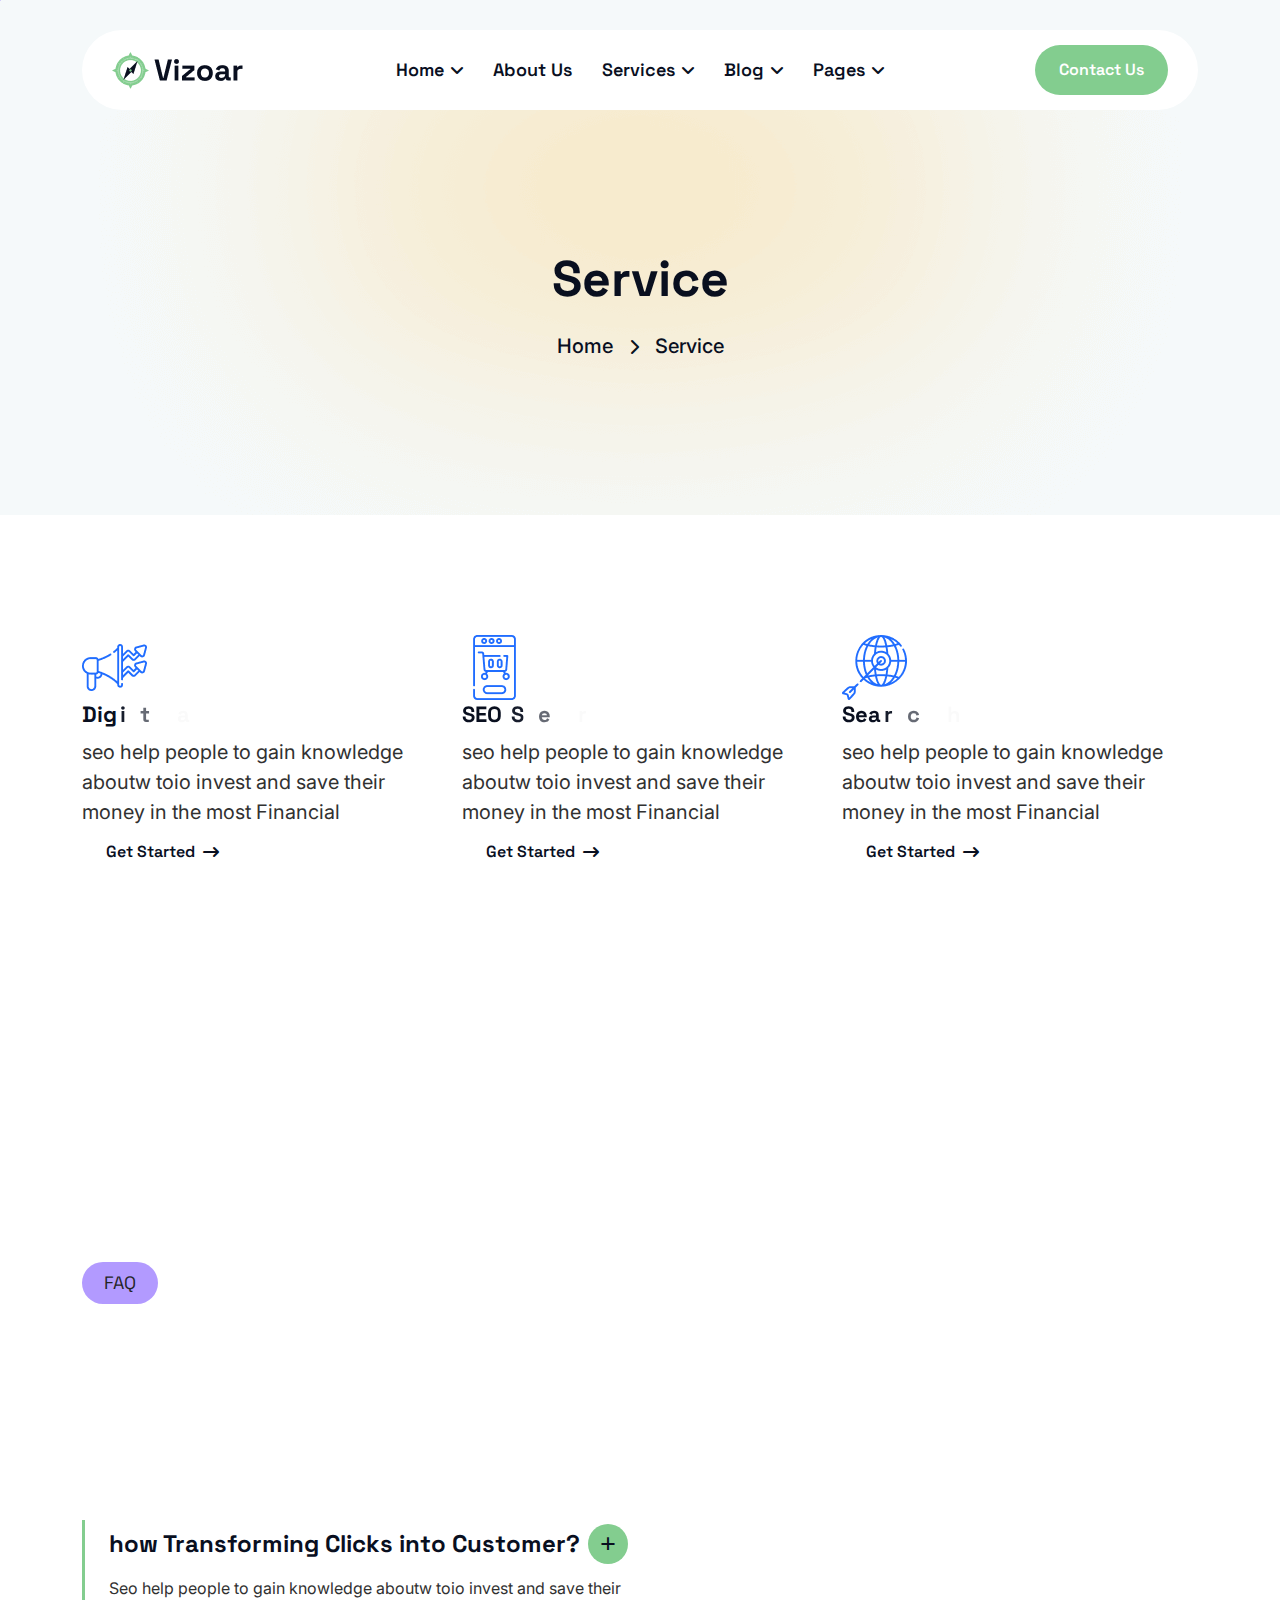
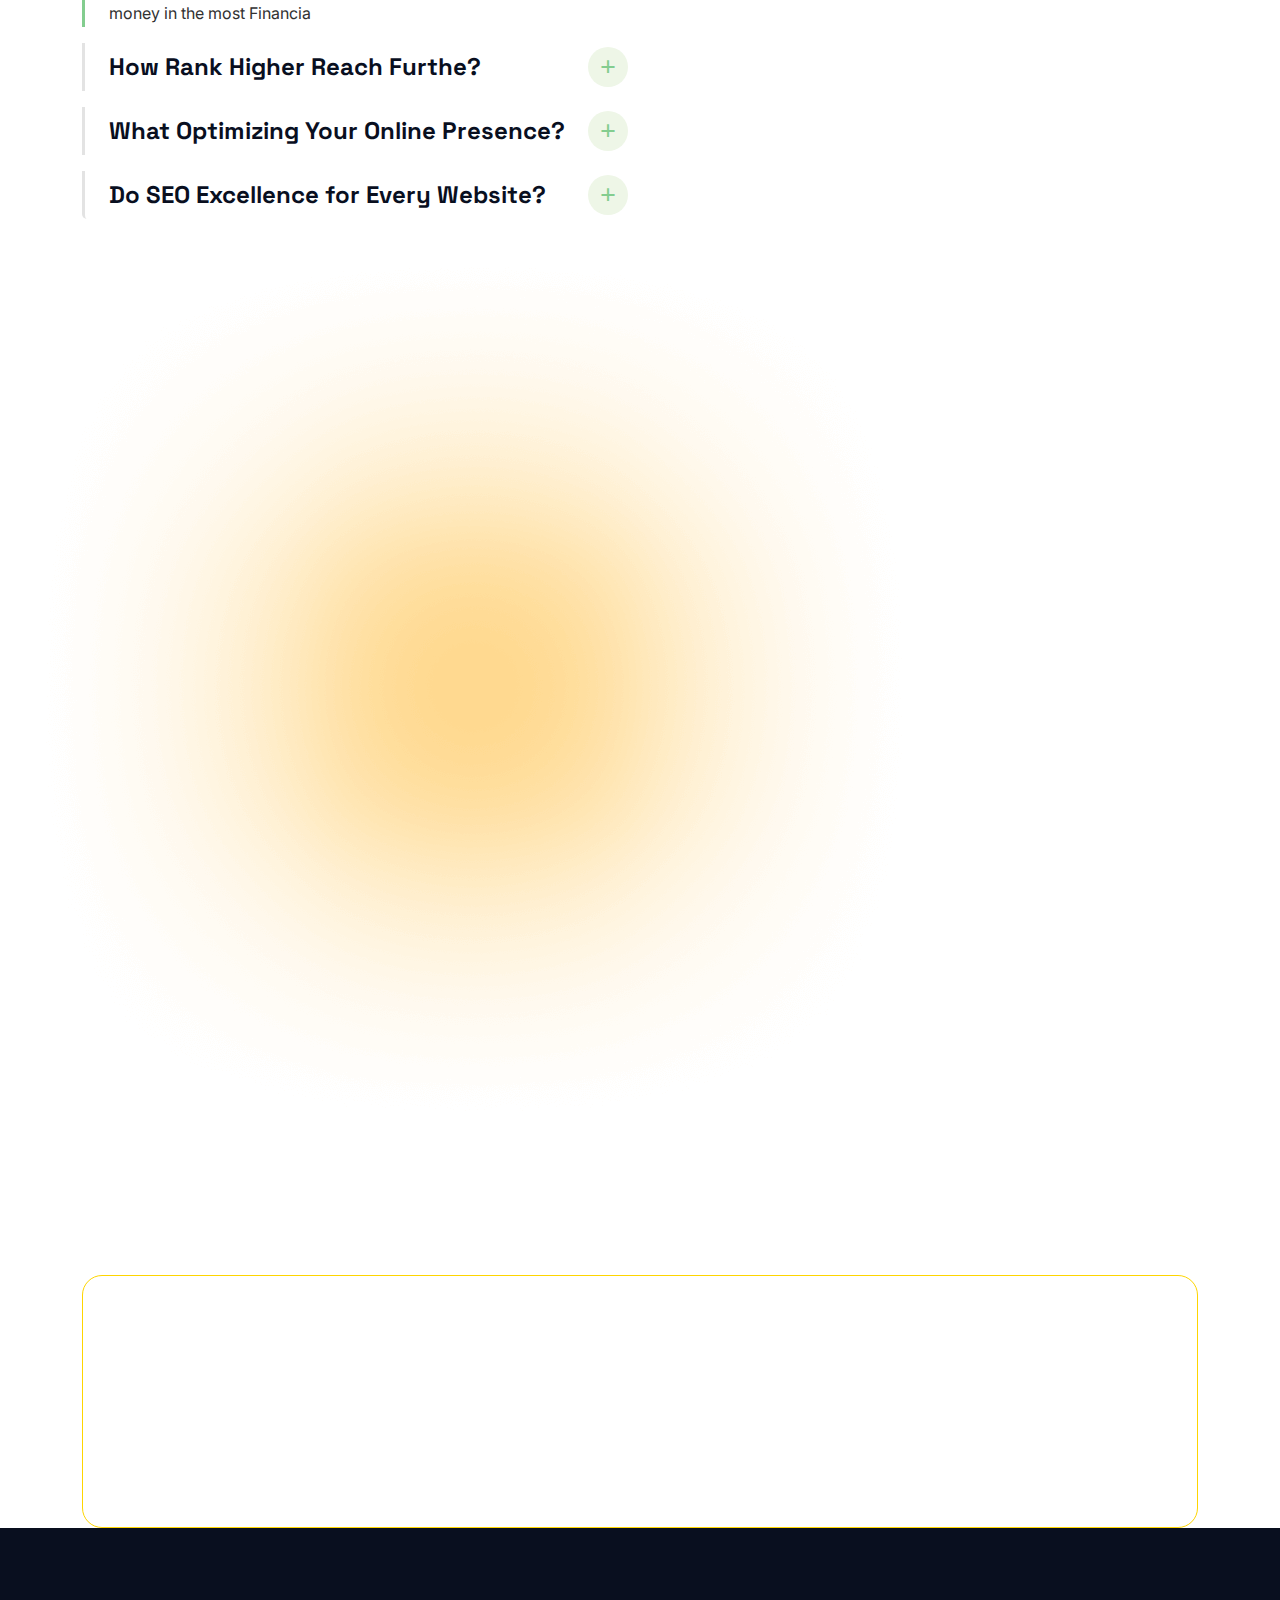
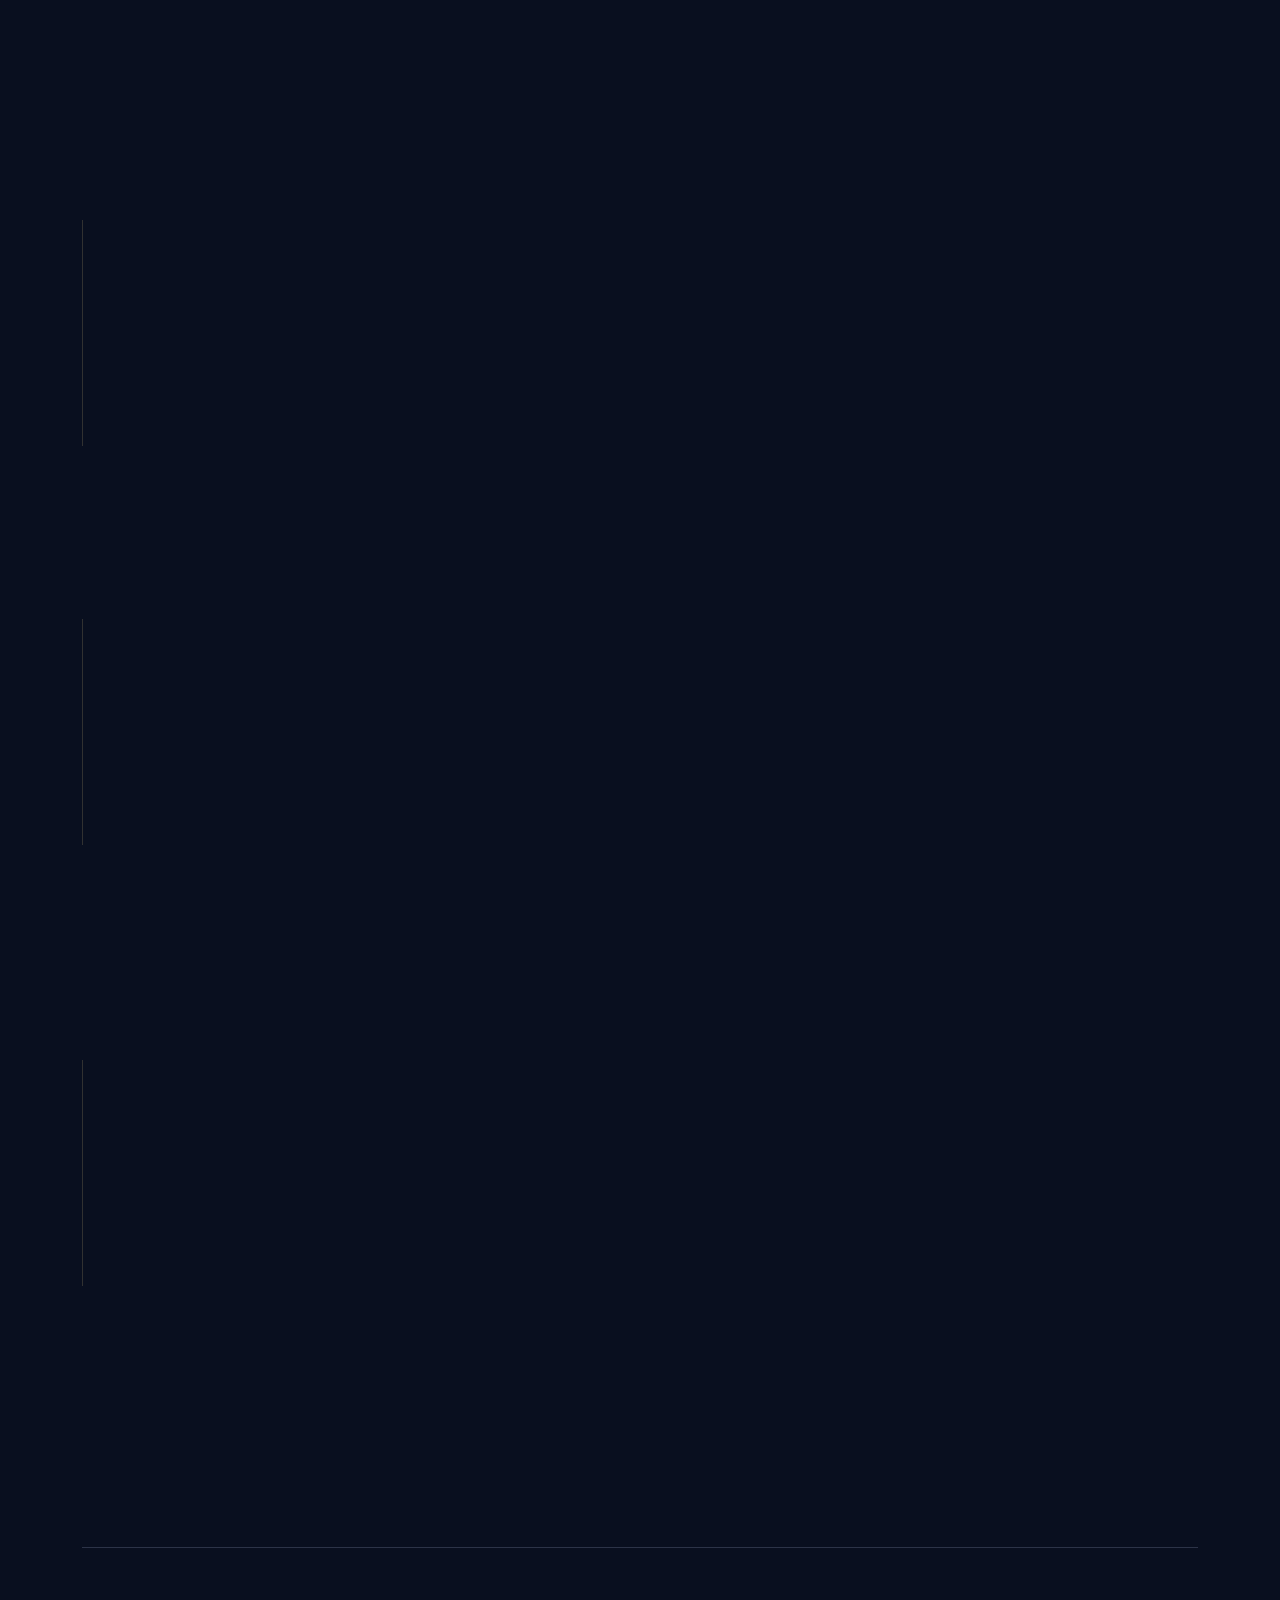
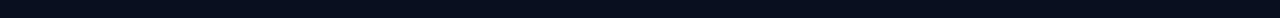
<file: service.html>
<!DOCTYPE html>
<html lang="en">
<!--<< Header Area >>-->

<head>
    <!-- ========== Meta Tags ========== -->
    <meta charset="UTF-8">
    <meta http-equiv="X-UA-Compatible" content="IE=edge">
    <meta name="viewport" content="width=device-width, initial-scale=1">
    <meta name="author" content="authorName">
    <meta name="description" content="Vizoar - Immigration and Visa Consulting HTML Template">
    <!-- ======== Page title ============ -->
    <title>Vizoar - Immigration and Visa Consulting HTML Template</title>
    <!--<< Favcion >>-->
    <link rel="shortcut icon" href="assets/img/logo/favs.png">
    <!--<< Bootstrap min.css >>-->
    <link rel="stylesheet" href="assets/css/bootstrap.min.css">
    <!--<< All Min Css >>-->
    <link rel="stylesheet" href="assets/css/all.min.css">
    <!--<< Animate.css >>-->
    <link rel="stylesheet" href="assets/css/animate.css">
    <!--<< Magnific Popup.css >>-->
    <link rel="stylesheet" href="assets/css/magnific-popup.css">
    <!--<< MeanMenu.css >>-->
    <link rel="stylesheet" href="assets/css/meanmenu.css">
    <!--<< Swiper Bundle.css >>-->
    <link rel="stylesheet" href="assets/css/swiper-bundle.min.css">
    <!--<< Nice Select.css >>-->
    <link rel="stylesheet" href="assets/css/nice-select.css">
    <!--<< Main.css >>-->
    <link rel="stylesheet" href="assets/css/main.css">
</head>

<body>

    <!-- Preloader Start -->
    <div id="preloader" class="preloader">
        <div class="animation-preloader">
            <div class="spinner">
            </div>
            <div class="txt-loading">
                <span data-text-preloader="V" class="letters-loading">
                    V
                </span>
                <span data-text-preloader="I" class="letters-loading">
                    I
                </span>
                <span data-text-preloader="Z" class="letters-loading">
                    Z
                </span>
                <span data-text-preloader="Z" class="letters-loading">
                    Z
                </span>
                <span data-text-preloader="O" class="letters-loading">
                    O
                </span>
                <span data-text-preloader="A" class="letters-loading">
                    A
                </span>
                <span data-text-preloader="R" class="letters-loading">
                    R
                </span>
            </div>
            <p class="text-center">Loading</p>
        </div>
        <div class="loader">
            <div class="row">
                <div class="col-3 loader-section section-left">
                    <div class="bg"></div>
                </div>
                <div class="col-3 loader-section section-left">
                    <div class="bg"></div>
                </div>
                <div class="col-3 loader-section section-right">
                    <div class="bg"></div>
                </div>
                <div class="col-3 loader-section section-right">
                    <div class="bg"></div>
                </div>
            </div>
        </div>
    </div>

    <!-- Start Cursor Pointer -->
    <div class="mouse-follower">
        <span class="cursor-outline"></span>
        <span class="cursor-dot"></span>
    </div>
    <!-- End Cursor Pointer -->

    <!-- Offcanvas Area Start -->
    <div class="fix-area">
        <div class="offcanvas__info">
            <div class="offcanvas__wrapper">
                <div class="offcanvas__content">
                    <div class="offcanvas__top mb-4 d-flex justify-content-between align-items-center">
                        <div class="offcanvas__logo">
                            <a href="index.html">
                                <img src="assets/img/logo/logo.png" alt="logo-img">
                            </a>
                        </div>
                        <div class="offcanvas__close">
                            <button>
                                <i class="fas fa-times"></i>
                            </button>
                        </div>
                    </div>
                    <div class="mobile-menu fix mb-3"></div>
                    <div class="offcanvas__contact">
                        <h4>Contact Info</h4>
                        <ul>
                            <li class="d-flex align-items-center">
                                <div class="offcanvas__contact-icon">
                                    <i class="fal fa-map-marker-alt"></i>
                                </div>
                                <div class="offcanvas__contact-text">
                                    <a target="_blank" href="#">4517 Washington Ave. Manchester, Kentucky 39495</a>
                                </div>
                            </li>
                            <li class="d-flex align-items-center">
                                <div class="offcanvas__contact-icon mr-15">
                                    <i class="fal fa-envelope"></i>
                                </div>
                                <div class="offcanvas__contact-text">
                                    <a href="mailto:info@example.com"><span
                                            class="mailto:info@example.com">info@example.com</span></a>
                                </div>
                            </li>
                            <li class="d-flex align-items-center">
                                <div class="offcanvas__contact-icon mr-15">
                                    <i class="fal fa-clock"></i>
                                </div>
                                <div class="offcanvas__contact-text">
                                    <a target="_blank" href="#">Sun-friday, 02am -09pm</a>
                                </div>
                            </li>
                            <li class="d-flex align-items-center">
                                <div class="offcanvas__contact-icon mr-15">
                                    <i class="far fa-phone"></i>
                                </div>
                                <div class="offcanvas__contact-text">
                                    <a href="tel:+11002345909">012 345 678 9101</a>
                                </div>
                            </li>
                        </ul>
                        <div class="header-button mt-4">
                            <a href="contact.html" class="theme-btn p2-bg text-center">
                                <span>
                                    Get A Quote
                                    <span class="ani-arrow">
                                        <i class="fa-solid fa-arrow-right-long"></i>
                                    </span>
                                </span>
                            </a>
                        </div>
                        <div class="social-icon d-flex align-items-center">
                            <a href="#"><i class="fab fa-facebook-f"></i></a>
                            <a href="#"><i class="fab fa-twitter"></i></a>
                            <a href="#"><i class="fab fa-youtube"></i></a>
                            <a href="#"><i class="fab fa-linkedin-in"></i></a>
                        </div>
                    </div>
                </div>
            </div>
        </div>
    </div>
    <div class="offcanvas__overlay"></div>

    <!-- Header Section Start -->
    <header id="header-sticky" class="header-1 header-inner cmn-bg2">
        <div class="container">
            <div class="mega-menu-wrapper">
                <div class="header-main style-2">
                    <div class="header-left">
                        <div class="logo">
                            <a href="index.html" class="header-logo">
                                <img src="assets/img/logo/logo.png" alt="logo-img">
                            </a>
                        </div>
                    </div>
                    <div class="header-right d-flex justify-content-end align-items-center">
                        <div class="mean__menu-wrapper">
                            <div class="main-menu">
                                <nav id="mobile-menu">
                                    <ul>
                                        <li class="has-dropdown active menu-thumb">
                                            <a href="index.html">
                                                Home
                                                <i class="fas fa-angle-down"></i>
                                            </a>
                                            <ul class="submenu has-homemenu">
                                                <li>
                                                    <div class="homemenu-items">
                                                        <div class="homemenu">
                                                            <div class="homemenu-thumb">
                                                                <img src="assets/img/header/home-1.jpg" alt="img">
                                                                <div class="demo-button">
                                                                    <a href="index.html" class="theme-btn p5-bg">
                                                                        <span>Home 01</span>
                                                                    </a>
                                                                </div>
                                                            </div>
                                                            <div class="homemenu-content text-center">
                                                                <h4 class="homemenu-title">
                                                                    <a href="index.html">Home Version 01</a>
                                                                </h4>
                                                            </div>
                                                        </div>
                                                        <div class="homemenu">
                                                            <div class="homemenu-thumb mb-15">
                                                                <img src="assets/img/header/home-2.jpg" alt="img">
                                                                <div class="demo-button">
                                                                    <a href="index2.html" class="theme-btn p5-bg">
                                                                        <span>Home 02</span>
                                                                    </a>
                                                                </div>
                                                            </div>
                                                            <div class="homemenu-content text-center">
                                                                <h4 class="homemenu-title">
                                                                    <a href="index2.html">Home Version 02</a>
                                                                </h4>
                                                            </div>
                                                        </div>
                                                    </div>
                                                </li>
                                            </ul>
                                        </li>
                                        <li>
                                            <a href="about.html">About Us</a>
                                        </li>
                                        <li>
                                            <a href="news.html">
                                                Services
                                                <i class="fas fa-angle-down"></i>
                                            </a>
                                            <ul class="submenu">
                                                <li><a href="service.html">Services</a></li>
                                                <li><a href="service-details.html">Services Details</a></li>
                                            </ul>
                                        </li>

                                        <li>
                                            <a href="news.html">
                                                Blog
                                                <i class="fas fa-angle-down"></i>
                                            </a>
                                            <ul class="submenu">
                                                <li><a href="blog.html">Blog</a></li>
                                                <li><a href="blog-details.html">Blog Details</a></li>
                                            </ul>
                                        </li>
                                        <li class="has-dropdown">
                                            <a href="news.html">
                                                Pages
                                                <i class="fas fa-angle-down"></i>
                                            </a>
                                            <ul class="submenu">
                                                <li><a href="about.html">About Us</a></li>
                                                <li><a href="pricing.html">Pricing</a></li>
                                            </ul>
                                        </li>

                                    </ul>
                                </nav>
                            </div>
                        </div>
                        <a href="#0" class="search-trigger search-icon d-xl-none d-block"><i
                                class="fal fa-search"></i></a>
                        <div class="header-btn d-xl-none d-block">
                            <a href="contact.html"
                                class="common-btn box-style first-box d-inline-flex justify-content-center align-items-center gap-xxl-2 gap-2 fs18 fw-semibold white overflow-hidden p1-bg rounded100 wow fadeInRight">
                                Contact
                            </a>
                        </div>
                        <div class="header__hamburger d-xl-none my-auto">
                            <div class="sidebar__toggle">
                                <img src="assets/img/icon/menu.png" alt="icon">
                            </div>
                        </div>
                    </div>
                    <div class="header-btn d-xl-block d-none">
                        <a href="contact.html"
                            class="common-btn box-style first-box d-inline-flex justify-content-center align-items-center gap-xxl-2 gap-2 fs18 fw-semibold white overflow-hidden p1-bg rounded100">
                            Contact Us
                        </a>
                    </div>
                </div>
            </div>
        </div>
    </header>

    <!-- Banner Section Start -->
    <section class="breadcrumb-section position-relative fix cmn-bg2">
        <div class="container">
            <div class="bread-content text-center">
                <h2 class="black mb-lg-4 mb-3">Service</h2>
                <ul class="d-flex align-items-center gap-3 justify-content-center">
                    <li>
                        <a href="index.html">Home</a>
                    </li>
                    <li><i class="fa-solid fa-chevron-right"></i></li>
                    <li>Service</li>
                </ul>
            </div>
        </div>
        <!-- Element -->
        <img src="assets/img/element/inner-element.png" alt="img" class="inner-element">
    </section>
    <!-- Banner Section Start -->

    <!-- Service Section Start-->
    <section class="services-custom">
        <div class="container">
            <div class="service-areas space-top">
                <div class="row g-4 justify-content-center">
                    <div class="col-lg-4 col-md-6 col-sm-6 wow fadeInUp" data-wow-delay="0.4s">
                        <div class="service-items btn-vivacity">
                            <div class="icon"><img src="assets/img/icon/os1.png" alt="img"></div>
                            <div class="content">
                                <h4 class="black mb-xxl-3 mb-2"><a href="service-details.html"
                                        class="black visible-from-right">Digital
                                        Experts</a></h4>
                                <p class="pra fs-five">seo help people to gain knowledge aboutw toio invest and save
                                    their money in the most Financial</p>
                                <a href="service-details.html"
                                    class="common-btn d-inline-flex justify-content-center align-items-center gap-xxl-2 gap-2 fs18 fw-semibold black overflow-hidden rounded100">
                                    Get Started
                                    <i class="fa-solid fa-arrow-right-long last"></i>
                                </a>
                            </div>
                        </div>
                    </div>
                    <div class="col-lg-4 col-md-6 col-sm-6 wow fadeInUp" data-wow-delay="0.5s">
                        <div class="service-items active btn-vivacity">
                            <div class="icon"><img src="assets/img/icon/os2.png" alt="img"></div>
                            <div class="content">
                                <h4 class="black mb-xxl-3 mb-2"><a href="service-details.html"
                                        class="black visible-from-right">SEO
                                        Services</a></h4>
                                <p class="pra fs-five">seo help people to gain knowledge aboutw toio invest and save
                                    their money in the most Financial</p>
                                <a href="service-details.html"
                                    class="common-btn d-inline-flex justify-content-center align-items-center gap-xxl-2 gap-2 fs18 fw-semibold black overflow-hidden rounded100">
                                    Get Started
                                    <i class="fa-solid fa-arrow-right-long last"></i>
                                </a>
                            </div>
                        </div>
                    </div>
                    <div class="col-lg-4 col-md-6 col-sm-6 wow fadeInUp" data-wow-delay="0.6s">
                        <div class="service-items btn-vivacity">
                            <div class="icon"><img src="assets/img/icon/os3.png" alt="img"></div>
                            <div class="content">
                                <h4 class="black mb-xxl-3 mb-2"><a href="service-details.html"
                                        class="black visible-from-right">Search
                                        Strategies</a></h4>
                                <p class="pra fs-five">seo help people to gain knowledge aboutw toio invest and save
                                    their money in the most Financial</p>
                                <a href="service-details.html"
                                    class="common-btn d-inline-flex justify-content-center align-items-center gap-xxl-2 gap-2 fs18 fw-semibold black overflow-hidden rounded100">
                                    Get Started
                                    <i class="fa-solid fa-arrow-right-long last"></i>
                                </a>
                            </div>
                        </div>
                    </div>
                    <div class="col-lg-4 col-md-6 col-sm-6 wow fadeInUp" data-wow-delay="0.7s">
                        <div class="service-items btn-vivacity">
                            <div class="icon"><img src="assets/img/icon/os4.png" alt="img"></div>
                            <div class="content">
                                <h4 class="black mb-xxl-3 mb-2"><a href="service-details.html"
                                        class="black visible-from-right">Success
                                        Partners</a></h4>
                                <p class="pra fs-five">seo help people to gain knowledge aboutw toio invest and save
                                    their money in the most Financial</p>
                                <a href="service-details.html"
                                    class="common-btn d-inline-flex justify-content-center align-items-center gap-xxl-2 gap-2 fs18 fw-semibold black overflow-hidden rounded100">
                                    Get Started
                                    <i class="fa-solid fa-arrow-right-long last"></i>
                                </a>
                            </div>
                        </div>
                    </div>
                    <div class="col-lg-4 col-md-6 col-sm-6 wow fadeInUp" data-wow-delay="0.8s">
                        <div class="service-items btn-vivacity">
                            <div class="icon"><img src="assets/img/icon/os5.png" alt="img"></div>
                            <div class="content">
                                <h4 class="black mb-xxl-3 mb-2"><a href="service-details.html"
                                        class="black visible-from-right">Peak Rank
                                        SEO</a></h4>
                                <p class="pra fs-five">seo help people to gain knowledge aboutw toio invest and save
                                    their money in the most Financial</p>
                                <a href="service-details.html"
                                    class="common-btn d-inline-flex justify-content-center align-items-center gap-xxl-2 gap-2 fs18 fw-semibold black overflow-hidden rounded100">
                                    Get Started
                                    <i class="fa-solid fa-arrow-right-long last"></i>
                                </a>
                            </div>
                        </div>
                    </div>
                    <div class="col-lg-4 col-md-6 col-sm-6 wow fadeInUp" data-wow-delay="0.9s">
                        <div class="service-items btn-vivacity">
                            <div class="icon"><img src="assets/img/icon/os6.png" alt="img"></div>
                            <div class="content">
                                <h4 class="black mb-xxl-3 mb-2"><a href="service-details.html"
                                        class="black visible-from-right">Spot SEO
                                        Agenc</a></h4>
                                <p class="pra fs-five">seo help people to gain knowledge aboutw toio invest and save
                                    their money in the most Financial</p>
                                <a href="service-details.html"
                                    class="common-btn d-inline-flex justify-content-center align-items-center gap-xxl-2 gap-2 fs18 fw-semibold black overflow-hidden rounded100">
                                    Get Started
                                    <i class="fa-solid fa-arrow-right-long last"></i>
                                </a>
                            </div>
                        </div>
                    </div>
                </div>
            </div>
        </div>
    </section>

    <!-- Faq Section Start -->
    <section class="faq-section section-padding fix">
        <div class="container">
            <div class="row g-4 justify-content-between align-items-end">
                <div class="col-lg-6">
                    <div class="section-title mb-4 pb-lg-2">
                        <span class="cmn-tag p3-bg heading-font">FAQ</span>
                        <h2 class="wow fadeInUp black visible-slowly-right" data-wow-delay=".3s">
                            Achieve Higher Rankings with Us That Work
                        </h2>
                    </div>
                    <div class="accordion border-0 d-flex flex-column gap-xxl-4 gap-3" id="accordionExample">
                        <div class="accordion-item">
                            <div class="accordion-header" id="headingOne">
                                <button class="accordion-button" type="button" data-bs-toggle="collapse"
                                    data-bs-target="#collapseOne" aria-expanded="true" aria-controls="collapseOne">
                                    how Transforming Clicks into Customer?
                                </button>
                                <div id="collapseOne" class="accordion-collapse collapse show"
                                    aria-labelledby="headingOne" data-bs-parent="#accordionExample">
                                    <div class="accordion-body">
                                        <p>Seo help people to gain knowledge aboutw toio invest and save their money in
                                            the most Financia</p>
                                    </div>
                                </div>
                            </div>
                        </div>
                        <div class="accordion-item">
                            <div class="accordion-header" id="headingTwo">
                                <button class="accordion-button collapsed" type="button" data-bs-toggle="collapse"
                                    data-bs-target="#collapseTwo" aria-expanded="false" aria-controls="collapseTwo">
                                    How Rank Higher Reach Furthe?
                                </button>
                                <div id="collapseTwo" class="accordion-collapse collapse" aria-labelledby="headingTwo"
                                    data-bs-parent="#accordionExample">
                                    <div class="accordion-body">
                                        <p>Seo help people to gain knowledge aboutw toio invest and save their money in
                                            the most Financia</p>
                                    </div>
                                </div>
                            </div>
                        </div>
                        <div class="accordion-item">
                            <div class="accordion-header" id="headingThree">
                                <button class="accordion-button collapsed" type="button" data-bs-toggle="collapse"
                                    data-bs-target="#collapseThree" aria-expanded="false" aria-controls="collapseThree">
                                    What Optimizing Your Online Presence?
                                </button>
                                <div id="collapseThree" class="accordion-collapse collapse"
                                    aria-labelledby="headingThree" data-bs-parent="#accordionExample">
                                    <div class="accordion-body">
                                        <p>Seo help people to gain knowledge aboutw toio invest and save their money in
                                            the most Financia</p>
                                    </div>
                                </div>
                            </div>
                        </div>
                        <div class="accordion-item">
                            <div class="accordion-header" id="headingfour">
                                <button class="accordion-button collapsed" type="button" data-bs-toggle="collapse"
                                    data-bs-target="#collapsefour" aria-expanded="false" aria-controls="collapsefour">
                                    Do SEO Excellence for Every Website?
                                </button>
                                <div id="collapsefour" class="accordion-collapse collapse" aria-labelledby="headingfour"
                                    data-bs-parent="#accordionExample">
                                    <div class="accordion-body">
                                        <p>Seo help people to gain knowledge aboutw toio invest and save their money in
                                            the most Financia</p>
                                    </div>
                                </div>
                            </div>
                        </div>
                    </div>
                </div>
                <div class="col-lg-5">
                    <div class="counter-wrap ps-xxl-5">
                        <div class="counter-items box-style first-box wow fadeIn" data-wow-delay="0.4s">
                            <div class="content">
                                <h2><span class="count">4000</span>+</h2>
                                <p>Team member</p>
                            </div>
                        </div>
                        <div class="counter-items box-style first-box wow fadeIn" data-wow-delay="0.5s">
                            <div class="content">
                                <h2><span class="count">40</span>+</h2>
                                <p>Winning award</p>
                            </div>
                        </div>
                        <div class="counter-items box-style first-box wow fadeIn" data-wow-delay="0.6s">
                            <div class="content">
                                <h2><span class="count">80</span>k+</h2>
                                <p>Client review</p>
                            </div>
                        </div>
                        <div class="counter-items box-style first-box wow fadeIn" data-wow-delay="0.7s">
                            <div class="content">
                                <h2><span class="count">105</span>+</h2>
                                <p>Complete project</p>
                            </div>
                        </div>
                    </div>
                </div>
            </div>
        </div>
        <!-- Eleme3nt -->
        <img src="assets/img/element/counter-bg.png" alt="img" class="faq-bg">
    </section>

    <!--<< Newsletter Section Start >>-->
    <div class="newsletter-section position-relative fix">
        <div class="container">
            <div class="newsletter-wrap">
                <div class="newsletter-content d-flex align-items-center wow fadeInLeft">
                    <img src="assets/img/icon/email-icon.png" alt="img">
                    <h2 class="white">Subscribe Our <br> Newsletter</h2>
                </div>
                <form action="#" class="wow fadeInDown">
                    <input type="email" placeholder="Enter your email...">
                    <button type="button" class="subscribe">Subscribe Now</button>
                </form>
            </div>
        </div>
    </div>

    <!--<< Footer Section Start >>-->
    <footer class="footer-section blackbg fix">
        <div class="container">
            <div class="footer-widgets-wrapper">
                <div class="single-footer-widget footer-widgets-pragraph wow fadeInUp" data-wow-delay="0.4s">
                    <div class="widget-head">
                        <a href="index.html">
                            <img src="assets/img/logo/logo-white.png" alt="logo-img">
                        </a>
                    </div>
                    <div class="footer-content">
                        <p class="pra2">
                            Seo help people to gain knowledge aboutw toio invest and save their money in the most
                            Financia
                        </p>
                        <div class="social-wrapper d-flex align-items-center">
                            <a href="#" class=" black"><i class="fab fa-facebook-f"></i></a>
                            <a href="#" class=" black"><i class="fa-brands fa-linkedin-in"></i></a>
                            <a href="#" class=" black"><i class="fab fa-instagram"></i></a>
                            <a href="#" class=" black"><i class="fa-brands fa-x"></i></a>
                        </div>
                    </div>
                </div>
                <div class="widgets-line"></div>
                <div class="single-footer-widget wow fadeInUp" data-wow-delay="0.5s">
                    <div class="widget-head">
                        <h3>Legal</h3>
                    </div>
                    <ul class="list-area">
                        <li>
                            <a href="#">
                                Terms of Service
                            </a>
                        </li>
                        <li>
                            <a href="#">
                                Privacy Policy / GDPR
                            </a>
                        </li>
                        <li>
                            <a href="#">
                                Cookie Policy
                            </a>
                        </li>
                    </ul>
                </div>
                <div class="widgets-line"></div>
                <div class="single-footer-widget style-margin wow fadeInUp" data-wow-delay="0.6s">
                    <div class="widget-head">
                        <h3>Useful Link</h3>
                    </div>
                    <ul class="list-area">
                        <li>
                            <a href="blog.html">
                                Latest News
                            </a>
                        </li>
                        <li>
                            <a href="contact.html">
                                Careers
                            </a>
                        </li>
                        <li>
                            <a href="pricing.html">
                                General Inquiries
                            </a>
                        </li>
                        <li>
                            <a href="blog-details.html">
                                Case Studies
                            </a>
                        </li>
                    </ul>
                </div>
                <div class="widgets-line"></div>
                <div class="single-footer-widget style-margin wow fadeInUp" data-wow-delay="0.7s">
                    <div class="widget-head">
                        <h3 class="text-white">Contact</h3>
                    </div>
                    <ul class="footer-info">
                        <li><a href="#">+880 123 45 67 89</a></li>
                        <li><a href="#">yourmail@gmail.com</a></li>
                        <li>1212, The Veg Street</li>
                    </ul>
                </div>
            </div>
        </div>
        <div class="footer-bottom">
            <div class="container">
                <div
                    class="footer-wrapper d-flex flex-md-nowrap flex-wrap gap-2 align-items-center justify-content-md-between justify-content-center text-md-start text-center">
                    <p class="cmn-white wow fadeInLeft body-font fs-five" data-wow-delay=".3s">
                        &copy; SeoTop 2024 | All Rights Reserved
                    </p>
                    <ul class="footer-menu wow fadeInRight" data-wow-delay=".5s">
                        <li>
                            <a href="contact.html" class="fs-five body-font cmn-white">
                                Privacy
                            </a>
                        </li>
                        <li class="line"></li>
                        <li>
                            <a href="contact.html" class="fs-five body-font cmn-white">
                                Terms
                            </a>
                        </li>
                        <li class="line"></li>
                        <li>
                            <a href="contact.html" class="fs-five body-font cmn-white">
                                Sitemap
                            </a>
                        </li>
                        <li class="line"></li>
                        <li>
                            <a href="contact.html" class="fs-five body-font cmn-white">
                                Help
                            </a>
                        </li>
                    </ul>
                </div>
            </div>
        </div>
    </footer>


    <!-- Search Area Start -->
    <div class="search-wrap">
        <div class="search-inner">
            <i class="fas fa-times search-close" id="search-close"></i>
            <div class="search-cell">
                <form method="get">
                    <div class="search-field-holder">
                        <input type="search" class="main-search-input" placeholder="Search...">
                    </div>
                </form>
            </div>
        </div>
    </div>

    <!--<< All JS Plugins >>-->
    <script src="assets/js/jquery-3.7.1.min.js"></script>
    <!--<< Viewport Js >>-->
    <script src="assets/js/viewport.jquery.js"></script>
    <!--<< Bootstrap Js >>-->
    <script src="assets/js/bootstrap.bundle.min.js"></script>
    <!--<< Nice Select Js >>-->
    <script src="assets/js/jquery.nice-select.min.js"></script>
    <!--<< Waypoints Js >>-->
    <script src="assets/js/jquery.waypoints.js"></script>
    <!--<< Counterup Js >>-->
    <script src="assets/js/jquery.counterup.min.js"></script>
    <!--<< Swiper Slider Js >>-->
    <script src="assets/js/swiper-bundle.min.js"></script>
    <!--<< MeanMenu Js >>-->
    <script src="assets/js/jquery.meanmenu.min.js"></script>
    <!--<< Magnific Popup Js >>-->
    <script src="assets/js/jquery.magnific-popup.min.js"></script>
    <!--<< Wow Animation Js >>-->
    <script src="assets/js/wow.min.js"></script>
    <!--<< Gsap Js >>-->
    <script src="assets/js/gsap.min.js"></script>
    <!--<< Lenis Js >>-->
    <script src="assets/js/lenis.min.js"></script>
    <!--<< ScrollSmoother Js >>-->
    <script src="assets/js/scrollSmoother.js"></script>
    <!--<< ScrollTrigger Js >>-->
    <script src="assets/js/ScrollTrigger.min.js"></script>
    <!--<< Spalit Text Js >>-->
    <script src="assets/js/spilitext-gsap.js"></script>
    <!--<< Valina Tilt Js >>-->
    <script src="assets/js/vanilla-tilt.min.js"></script>
    <!--<< Main.js >>-->
    <script src="assets/js/main.js"></script>
</body>

</html>
</file>
<file: assets/css/nice-select.css>
.nice-select {
  -webkit-tap-highlight-color: transparent;
  background-color: transparent;
  border-radius: 5px;
  border: solid 1px #3f3877;
  box-sizing: border-box;
  clear: both;
  cursor: pointer;
  display: block;
  font-family: inherit;
  font-size: 18px;
  font-weight: normal;
  outline: none;
 padding: 14px 35px 14px 15px;
  position: relative;
  text-align: left !important;
  -webkit-transition: all 0.2s ease-in-out;
  transition: all 0.2s ease-in-out;
  -webkit-user-select: none;
     -moz-user-select: none;
      -ms-user-select: none;
          user-select: none;
  white-space: nowrap;
  width: 160px;
 }
  .nice-select:hover {
    border-color: #3f3877; }
  .nice-select:active, .nice-select.open, .nice-select:focus {
    border-color: #3f3877; }
  .nice-select:after {
    border-bottom: 2px solid #7b7c98;
    border-right: 2px solid #7b7c98;
    content: '';
    display: block;
    height: 12px;
    margin-top: -6px;
    pointer-events: none;
    position: absolute;
    right: 14px;
    top: 50%;
    -webkit-transform-origin: 66% 66%;
        -ms-transform-origin: 66% 66%;
            transform-origin: 66% 66%;
    -webkit-transform: rotate(45deg);
        -ms-transform: rotate(45deg);
            transform: rotate(45deg);
    -webkit-transition: all 0.15s ease-in-out;
    transition: all 0.15s ease-in-out;
    width: 12px; }
  .nice-select.open:after {
    -webkit-transform: rotate(-135deg);
        -ms-transform: rotate(-135deg);
            transform: rotate(-135deg); }
  .nice-select.open .list {
    opacity: 1;
    display: block;
    pointer-events: auto;
    -webkit-transform: scale(1) translateY(0);
        -ms-transform: scale(1) translateY(0);
            transform: scale(1) translateY(0); }
  .nice-select.disabled {
    border-color: #3f3877;
    color: #3f3877;
    pointer-events: none; }
    .nice-select.disabled:after {
      border-color: #3f3877; }
  .nice-select.wide {
    width: 100%; }
    .nice-select.wide .list {
      left: 0 !important;
      right: 0 !important; }
  .nice-select.right {
    float: right; }
    .nice-select.right .list {
      left: auto;
      right: 0; }
  .nice-select.small {
    font-size: 12px;
    height: 36px;
    line-height: 34px; }
    .nice-select.small:after {
      height: 4px;
      width: 4px; }
    .nice-select.small .option {
      line-height: 34px;
      min-height: 34px; }
  .nice-select .list {
    background-color: #150145;
    border-radius: 5px;
    box-sizing: border-box;
    margin-top: 4px;
    opacity: 0;
    width: 160px;
    display: none;
    overflow: hidden;
    padding: 0;
    pointer-events: none;
    position: absolute;
    right: 0;
    -webkit-transform-origin: 50% 0;
        -ms-transform-origin: 50% 0;
            transform-origin: 50% 0;
    -webkit-transform: scale(0.75) translateY(-21px);
        -ms-transform: scale(0.75) translateY(-21px);
            transform: scale(0.75) translateY(-21px);
    -webkit-transition: all 0.2s cubic-bezier(0.5, 0, 0, 1.25), opacity 0.15s ease-out;
    transition: all 0.2s cubic-bezier(0.5, 0, 0, 1.25), opacity 0.15s ease-out;
    z-index: 9;
    margin-bottom: 4px;
    
   }
   .nice-select .list li:not(:last-child){
      margin-right: 0 !important;
   }   
  .nice-select .option {
    cursor: pointer;
    font-weight: 400;
    line-height: 40px;
    list-style: none;
    min-height: 40px;
    outline: none;
    z-index: 9999999;
    padding: 0px 10px;
    border: 1px solid #121254;
    text-align: left;
    -webkit-transition: all 0.2s;
    transition: all 0.2s;
   }
    .nice-select .option:hover, .nice-select .option.focus, .nice-select .option.selected.focus {
      background-color: #101046; }
    .nice-select .option.selected {
      font-weight: bold; }
    .nice-select .option.disabled {
      background-color: transparent;
      color: #999;
      cursor: default;
     }

.no-csspointerevents .nice-select .list {
  display: none; }

.no-csspointerevents .nice-select.open .list {
  display: block; }
</file>
<file: assets/css/main.css>
/*------------------------------------------------------------------
Project:        Vizoar
Author URI:     https://themeforest.net/user/templateName
Version:        1.1
File:           Css File
Last change:    01/01/2025
Assigned to:    Vizoar - Immigration and Visa Consulting HTML Template
Primary use:    Visa 
-------------------------------------------------------------------*/
@import url("https://fonts.googleapis.com/css2?family=Inter:ital,opsz,wght@0,14..32,100..900;1,14..32,100..900&family=Space+Grotesk:wght@300..700&display=swap");
:root {
  --body: #fff;
  --black: #090F1F;
  --white: #fff;
  --p1-clr: #83CD8F;
  --p2-clr: #FED500;
  --p3-clr: #B29AFF;
  --blogbox: #EFEFEF;
  --cmnbg: #EBF3F6;
  --n100-clr: #EEF6E7;
  --n200-clr: rgba(221, 221, 221, 1);
  --n300-clr: #FFFADE;
  --n400-clr: #F5E0FA;
  --n700-clr: rgba(36, 36, 38, 1);
  --n800-clr: rgba(49, 49, 49, 1);
  --n900-clr: #090F1F;
  --theme: rgba(32, 109, 255, 1);
  --pra: #2C3347;
  --pra2: #DDD;
  --text: #313131;
  --cmnwhite: #CBCBCC;
  --theme2: #70A6B1;
  --header: #385469;
  --text-2: #ffffffcc;
  --border: #E3E3E3;
  --border2: #242449;
  --border3: #5262FF;
  --bg: #F4EEE5;
  --bg2: #EFF5F6;
  --bg3: #70A6B1;
  --box-shadow: 0px 4px 25px rgba(0, 0, 0, 0.06);
}

.common-btn {
  position: relative;
  padding: 16px 30px;
  line-height: 18px;
  transition: all 0.5s;
  font-family: "Space Grotesk", sans-serif;
}
.common-btn i {
  transition: all 0.5s;
  z-index: 1;
}
.common-btn:hover {
  color: var(--n700-clr);
}
@media (max-width: 1399px) {
  .common-btn {
    padding: 16px 24px;
  }
}

@keyframes storm {
  0% {
    transform: translate3d(0, 0, 0) translateZ(0);
  }
  25% {
    transform: translate3d(4px, 0, 0) translateZ(0);
  }
  50% {
    transform: translate3d(-3px, 0, 0) translateZ(0);
  }
  75% {
    transform: translate3d(2px, 0, 0) translateZ(0);
  }
  100% {
    transform: translate3d(0, 0, 0) translateZ(0);
  }
}
.box-style {
  position: relative;
  overflow: hidden;
  z-index: 0;
  text-align: center;
}
.box-style:hover::before {
  width: 400%;
  height: 400%;
}
.box-style::before {
  content: "";
  position: absolute;
  top: var(--y);
  left: var(--x);
  transform: translate(-50%, -50%);
  width: 0;
  height: 0;
  border-radius: 100%;
  background-color: var(--p1-clr);
  transition: all 0.7s ease;
  z-index: -1;
}

.box-style.first-box::before {
  background-color: var(--p2-clr);
}
.box-style.first-box:hover i {
  color: var(--n700-clr);
}
.box-style.first-box:hover span {
  color: var(--n700-clr);
}

.cmn-tag {
  font-size: 18px;
  color: var(--n700-clr);
  padding: 10px 30px;
  border-radius: 100px;
  display: inline-flex;
  align-items: center;
  justify-content: center;
}
@media (max-width: 1399px) {
  .cmn-tag {
    padding: 8px 22px;
  }
}

.read-more {
  font-size: 18px;
  font-weight: 600;
  font-family: "Space Grotesk", sans-serif;
  color: var(--black);
  gap: 14px;
}
.read-more i {
  transition: all 0.4s;
}
.read-more:hover {
  color: var(--p1-clr);
}
.read-more:hover i {
  padding-left: 10px;
}

/* --------------------------------------------
    Template Default Fonts & Fonts Styles
 ---------------------------------------------- */
.heading-font {
  font-family: "Space Grotesk", sans-serif;
}

.sub-font {
  font-family: "Space Grotesk", sans-serif;
}

.body-font {
  font-family: "Inter", sans-serif;
}

html {
  scroll-behavior: initial !important;
}

body {
  font-family: "Inter", sans-serif;
  font-size: 16px;
  font-weight: normal;
  line-height: 28px;
  color: var(--text);
  background-color: var(--white);
  padding: 0;
  margin: 0;
  overflow-x: hidden;
}

ul {
  padding: 0;
  margin: 0;
  list-style: none;
}

button {
  border: none;
  background-color: transparent;
  padding: 0;
}

input:focus {
  color: var(--white);
  outline: none;
}

input {
  color: var(--white);
}

h1,
h2,
h3,
h4,
h5,
h6 {
  font-family: "Space Grotesk", sans-serif;
  margin: 0px;
  padding: 0;
  color: var(--header);
  transition: all 0.4s ease-in-out;
  font-weight: 700;
}

h1 {
  font-size: 60px;
  line-height: 72px;
}
@media (max-width: 1399px) {
  h1 {
    font-size: 50px;
    line-height: 62px;
  }
}
@media (max-width: 1199px) {
  h1 {
    font-size: 42px;
    line-height: 52px;
  }
}
@media (max-width: 991px) {
  h1 {
    font-size: 38px;
    line-height: 48px;
  }
}
@media (max-width: 767px) {
  h1 {
    font-size: 36px;
    line-height: 44px;
  }
}
@media (max-width: 575px) {
  h1 {
    font-size: 28px;
    line-height: 36px;
  }
}

.fs-two, h2 {
  font-size: 50px;
  line-height: 116%;
}
@media (max-width: 1199px) {
  .fs-two, h2 {
    font-size: 42px;
  }
}
@media (max-width: 767px) {
  .fs-two, h2 {
    font-size: 36px;
  }
}
@media (max-width: 575px) {
  .fs-two, h2 {
    font-size: 28px;
  }
}

h3 {
  font-size: 30px;
  line-height: 130%;
}
@media (max-width: 1399px) {
  h3 {
    font-size: 27px;
  }
}
@media (max-width: 1199px) {
  h3 {
    font-size: 22px;
  }
}
@media (max-width: 575px) {
  h3 {
    font-size: 22px;
  }
}

h4 {
  font-size: 25px;
  line-height: 130%;
}
@media (max-width: 1399px) {
  h4 {
    font-size: 22px;
  }
}
@media (max-width: 1199px) {
  h4 {
    font-size: 20px;
  }
}

h5 {
  font-size: 20px;
}

h6 {
  font-size: 18px;
  line-height: 145%;
}

a {
  text-decoration: none;
  outline: none !important;
  cursor: pointer;
  color: var(--header);
  transition: all 0.4s ease-in-out;
}

p {
  margin: 0px;
  transition: all 0.4s ease-in-out;
  font-family: "Inter", sans-serif;
  font-size: 16px;
  line-height: 25.6px;
}

span {
  font-size: 16px;
  line-height: 25.6px;
  margin: 0px;
  transition: all 0.4s ease-in-out;
}

section,
footer {
  overflow: hidden;
}

.p1-clr {
  color: var(--p1-clr) !important;
}

.p1-bg {
  background: var(--p1-clr) !important;
}

.p2-clr {
  color: var(--p2-clr) !important;
}

.p2-bg {
  background: var(--p2-clr) !important;
}

.p3-clr {
  color: var(--p3-clr) !important;
}

.p3-bg {
  background: var(--p3-clr) !important;
}

.p4-clr {
  color: var(--p4-clr) !important;
}

.p4-bg {
  background: var(--p4-clr) !important;
}

.p5-clr {
  color: var(--p5-clr) !important;
}

.p5-bg {
  background: var(--p5-clr) !important;
}

.cmn-bg {
  background: var(--cmnbg);
}

.n100-clr {
  color: var(--n100-clr);
}

.n100-bg {
  background: var(--n100-clr);
}

.n200-clr {
  color: var(--n200-clr);
}

.n700-clr {
  color: var(--n700-clr);
}

.n700-bg {
  background: var(--n700-clr);
}

.n800-clr {
  color: var(--n800-clr);
}

.n900-clr {
  color: var(--n900-clr);
}

.rounded100 {
  border-radius: 100px;
}

.d-center {
  display: flex;
  align-items: center;
  justify-content: center;
}

.trns {
  transition: all 0.4s;
}

.black {
  color: var(--black);
}

.blackbg {
  background: var(--black);
}

.white {
  color: var(--white);
}

.theme {
  color: var(--theme);
}

.theme2 {
  color: var(--theme2);
}

.header {
  color: var(--header);
}

.pra {
  color: var(--text);
}

.pra2 {
  color: var(--pra2) !important;
}

.text {
  color: var(--text);
}

.about-section .about-wrapper {
  background: var(--n100-clr);
  border-radius: 30px;
  max-width: 1730px;
  margin: 0 auto;
}
.about-section .about-thumb {
  background: rgba(255, 255, 255, 0.5);
  border-radius: 30px;
  padding: 40px 30px;
}
.about-section .about-thumb .about-ele {
  position: absolute;
  right: 110px;
  top: 130px;
}
@media (max-width: 767px) {
  .about-section .about-thumb {
    padding: 16px 16px;
  }
  .about-section .about-thumb .about-ele {
    right: 0;
    top: 0;
  }
}

.about-content .about-information {
  background: var(--white);
  padding: 30px 40px;
  border-radius: 30px;
  margin-bottom: 40px;
}
.about-content .about-information .about-info .icon {
  width: 60px;
  min-width: 60px;
  height: 60px;
  border-radius: 50%;
}
.about-content .about-information .line {
  width: 100%;
  height: 1px;
  background: var(--border);
}
@media (max-width: 991px) {
  .about-content .about-information {
    padding: 24px 24px;
    margin-bottom: 26px;
  }
}

@keyframes updown {
  50% {
    transform: translateY(-15px);
  }
}
@keyframes rots {
  50% {
    transform: rotate(7deg);
  }
}
.social-wrapper a {
  width: 40px;
  height: 40px;
  display: flex;
  align-items: center;
  justify-content: center;
  border-radius: 50%;
}

.mouse-follower {
  z-index: 10;
}
.mouse-follower span {
  z-index: 10;
  opacity: 1;
  top: -10px;
  left: -10px;
  transform: translate(-50%, -50%);
  border-radius: 50%;
  position: fixed;
  transition: 180ms ease-in-out;
  pointer-events: none;
}
.mouse-follower .cursor-outline {
  height: 30px;
  width: 30px;
  border: 1px solid #75f;
}
.mouse-follower .cursor-dot {
  height: 6px;
  width: 6px;
  background: #75f;
}
.mouse-follower.hide-cursor span {
  border-color: transparent;
  background: transparent;
}
.mouse-follower.highlight-cursor-head {
  cursor: none;
}
.mouse-follower.highlight-cursor-head .cursor-outline {
  height: 0;
  width: 0;
}
.mouse-follower.highlight-cursor-head .cursor-dot {
  height: 150px;
  width: 150px;
  background: #fff;
  mix-blend-mode: difference;
}
@media (max-width: 991px) {
  .mouse-follower.highlight-cursor-head .cursor-dot {
    height: 80px;
    width: 80px;
  }
}
.mouse-follower.highlight-cursor-para {
  cursor: none;
}
.mouse-follower.highlight-cursor-para .cursor-outline {
  height: 0;
  width: 0;
}
.mouse-follower.highlight-cursor-para .cursor-dot {
  height: 100px;
  width: 100px;
  background: #fff;
  mix-blend-mode: difference;
}
@media (max-width: 991px) {
  .mouse-follower.highlight-cursor-para .cursor-dot {
    height: 60px;
    width: 60px;
  }
}

.cmn-white {
  color: #cbcbcc;
}

.fw_400 {
  font-weight: 400 !important;
}

.fw_500 {
  font-weight: 500 !important;
}

.fw_600 {
  font-weight: 600;
}

.fw_700 {
  font-weight: 700;
}

.radius32 {
  border-radius: 35px !important;
}

.radius16 {
  border-radius: 16px !important;
}

.radius17 {
  border-radius: 17px !important;
}

.radius18 {
  border-radius: 18px !important;
}

.radius20 {
  border-radius: 20px !important;
}

.radius12 {
  border-radius: 12px !important;
}

.radius100 {
  border-radius: 100px;
}

.radius-circle {
  border-radius: 50% !important;
}

.fs-five {
  font-size: 20px;
  line-height: 150%;
}

.fs-six {
  font-size: 18px;
  line-height: 150%;
}

.fs-seven {
  font-size: 16px;
  line-height: 150%;
}

.fs-eight {
  font-size: 14px;
  line-height: 150%;
}

.fs-nine {
  font-size: 12px !important;
  line-height: 150%;
}

@media screen and (max-width: 1199px) {
  .fs-five {
    font-size: 18px;
    line-height: 150%;
  }
  .fs-six {
    font-size: 16px;
    line-height: 150%;
  }
}
@media screen and (max-width: 991px) {
  .fs-five {
    font-size: 16px;
    line-height: 150%;
  }
  .fs-six {
    font-size: 15px;
    line-height: 150%;
  }
  .fs-seven {
    font-size: 14px;
    line-height: 150%;
  }
  .fs-eight {
    font-size: 13px;
    line-height: 150%;
  }
}
@-webkit-keyframes rippleOne {
  70% {
    -webkit-box-shadow: 0 0 0 40px rgba(244, 68, 56, 0);
    box-shadow: 0 0 0 40px rgba(244, 68, 56, 0);
  }
  100% {
    -webkit-box-shadow: 0 0 0 0 rgba(244, 68, 56, 0);
    box-shadow: 0 0 0 0 rgba(244, 68, 56, 0);
  }
}
@keyframes rippleOne {
  70% {
    -webkit-box-shadow: 0 0 0 40px rgba(244, 68, 56, 0);
    box-shadow: 0 0 0 40px rgba(244, 68, 56, 0);
  }
  100% {
    -webkit-box-shadow: 0 0 0 0 rgba(244, 68, 56, 0);
    box-shadow: 0 0 0 0 rgba(244, 68, 56, 0);
  }
}
@keyframes cir36 {
  100% {
    transform: rotate(360deg);
  }
}
@keyframes rounded {
  50% {
    transform: rotate(15deg);
  }
}
@-webkit-keyframes spinner {
  to {
    -webkit-transform: rotateZ(360deg);
    transform: rotateZ(360deg);
  }
}
@keyframes spinner {
  to {
    -webkit-transform: rotateZ(360deg);
    transform: rotateZ(360deg);
  }
}
@-webkit-keyframes letters-loading {
  0%, 75%, 100% {
    opacity: 0;
    transform: rotateY(-90deg);
  }
  25%, 50% {
    opacity: 1;
    transform: rotateY(0deg);
  }
}
@keyframes letters-loading {
  0%, 75%, 100% {
    opacity: 0;
    transform: rotateY(-90deg);
  }
  25%, 50% {
    opacity: 1;
    transform: rotateY(0deg);
  }
}
@keyframes loaderspin {
  0% {
    transform: translate(-50%, -50%) rotate(0deg);
  }
  100% {
    transform: translate(-50%, -50%) rotate(360deg);
  }
}
@keyframes tpswing {
  0% {
    -webkit-transform: rotate(20deg);
    -ms-transform: rotate(20deg);
    transform: rotate(20deg);
  }
  100% {
    -webkit-transform: rotate(0deg);
    -ms-transform: rotate(0deg);
    transform: rotate(0deg);
  }
}
@keyframes width {
  0% {
    width: 0%;
  }
  100% {
    width: 100%;
  }
}
@-webkit-keyframes width {
  0% {
    width: 0%;
  }
  100% {
    width: 100%;
  }
}
@-webkit-keyframes loaderspin {
  0% {
    transform: translate(-50%, -50%) rotate(0deg);
  }
  100% {
    transform: translate(-50%, -50%) rotate(360deg);
  }
}
@keyframes loaderpulse {
  0% {
    transform: scale(1);
  }
  100% {
    transform: scale(1.2);
  }
}
@keyframes rounded {
  50% {
    transform: rotate(20deg);
  }
}
@keyframes cir36 {
  100% {
    transform: rotate(360deg);
  }
}
@-webkit-keyframes float-bob-y {
  0% {
    -webkit-transform: translateY(-30px);
    transform: translateY(-30px);
  }
  50% {
    -webkit-transform: translateY(-10px);
    transform: translateY(-10px);
  }
  100% {
    -webkit-transform: translateY(-30px);
    transform: translateY(-30px);
  }
}
@keyframes float-bob-y {
  0% {
    -webkit-transform: translateY(-30px);
    transform: translateY(-30px);
  }
  50% {
    -webkit-transform: translateY(-10px);
    transform: translateY(-10px);
  }
  100% {
    -webkit-transform: translateY(-30px);
    transform: translateY(-30px);
  }
}
@-webkit-keyframes float-bob-x {
  0% {
    -webkit-transform: translateX(0px);
    transform: translateX(30px);
  }
  50% {
    -webkit-transform: translateX(10px);
    transform: translateX(10px);
  }
  100% {
    -webkit-transform: translateX(30px);
    transform: translateX(30px);
  }
}
@keyframes float-bob-x {
  0% {
    -webkit-transform: translateX(30px);
    transform: translateX(30px);
  }
  50% {
    -webkit-transform: translateX(10px);
    transform: translateX(10px);
  }
  100% {
    -webkit-transform: translateX(30px);
    transform: translateX(30px);
  }
}
@keyframes bounce-x {
  0% {
    -webkit-transform: translateX(0);
    transform: translateX(0);
  }
  50% {
    -webkit-transform: translateX(10px);
    transform: translateX(10px);
  }
  100% {
    -webkit-transform: translateX(0);
    transform: translateX(0);
  }
}
.bounce-x {
  -webkit-animation: bounce-x 7s infinite linear;
  animation: bounce-x 7s infinite linear;
}

@keyframes criss-cross-left {
  0% {
    left: -20px;
  }
  50% {
    left: 50%;
    width: 20px;
    height: 20px;
  }
  100% {
    left: 50%;
    width: 375px;
    height: 375px;
  }
}
@keyframes criss-cross-right {
  0% {
    right: -20px;
  }
  50% {
    right: 50%;
    width: 20px;
    height: 20px;
  }
  100% {
    right: 50%;
    width: 375px;
    height: 375px;
  }
}
@keyframes rotated2 {
  0% {
    transform: rotate(0);
  }
  100% {
    transform: rotate(-360deg);
  }
}
@keyframes wave {
  0% {
    transform: translateX(0);
  }
  50% {
    transform: translateX(-25%);
  }
  100% {
    transform: translateX(-50%);
  }
}
.brand-wrapper {
  margin-top: -5px;
}
.brand-wrapper h6 {
  font-size: 22px;
  position: relative;
  margin-bottom: 50px;
  color: var(--header);
  font-weight: 700;
}
.brand-wrapper h6::before {
  position: absolute;
  top: 15px;
  left: 35px;
  content: "";
  height: 1px;
  width: 480px;
  background-color: var(--p2-clr);
}
@media (max-width: 1399px) {
  .brand-wrapper h6::before {
    display: none;
  }
}
.brand-wrapper h6::after {
  position: absolute;
  top: 15px;
  right: 35px;
  content: "";
  height: 1px;
  width: 480px;
  background-color: var(--p2-clr);
}
@media (max-width: 1399px) {
  .brand-wrapper h6::after {
    display: none;
  }
}
.brand-wrapper .brand-image {
  text-align: center;
  filter: grayscale(100%);
  transition: all 0.4s ease-in-out;
  opacity: 0.4;
}
.brand-wrapper .brand-image:hover {
  filter: initial;
  opacity: 1;
}
.brand-wrapper .swiper-slide.swiper-slide-active .brand-image {
  filter: initial;
  opacity: 1;
}

.contact-forms {
  border-radius: 20px;
  background: #efefef;
  box-shadow: 0px 0px 60px 0px rgba(0, 0, 0, 0.05);
  padding: 40px 40px;
}
.contact-forms .nice-select,
.contact-forms input,
.contact-forms textarea {
  width: 100%;
  border-radius: 20px;
  border: 2px solid #ddd;
  padding: 10px 20px;
  outline: none;
  color: var(--text);
  background: transparent;
}
.contact-forms ::placeholder {
  color: var(--text);
}
@media (max-width: 767px) {
  .contact-forms {
    padding: 30px 20px;
  }
}

.contact-info-area {
  display: grid;
  gap: 30px;
}
.contact-info-area .contact-info {
  border-radius: 20px;
  background: var(--white);
  box-shadow: 0px 0px 60px 0px rgba(0, 0, 0, 0.05);
  padding: 30px 28px;
  display: flex;
  align-items: center;
  gap: 18px;
}
.contact-info-area .contact-info .icon {
  width: 46px;
  height: 46px;
  background: var(--white);
  border-radius: 50%;
  border: 2px solid #ddd;
  display: flex;
  align-items: center;
  justify-content: center;
}

.map-area {
  margin-bottom: -140px;
}
.map-area iframe {
  width: 100%;
  height: 790px;
}
@media (max-width: 1600px) {
  .map-area iframe {
    height: 500px;
  }
}
@media (max-width: 1600px) {
  .map-area iframe {
    height: 400px;
  }
}

.access-item {
  background: var(--white);
  box-shadow: 0px 10px 60px 0px rgba(0, 0, 0, 0.07);
  padding: 40px 40px;
  transition: all 0.4s;
}
.access-item .icon {
  width: 80px;
  height: 80px;
  border-radius: 50%;
  transition: all 0.4s;
}
.access-item .storke {
  color: var(--text);
  -webkit-text-fill-color: white;
  -webkit-text-stroke-width: 1px;
  -webkit-text-stroke-color: var(--text);
  font-family: "Space Grotesk";
  font-size: 40px;
  font-style: normal;
  font-weight: 700;
  line-height: 45px;
  transition: all 0.4s;
  transition: all 0.4s;
}
@media (max-width: 1399px) {
  .access-item {
    padding: 30px 24px;
  }
}
@media (max-width: 1199px) {
  .access-item .icon {
    width: 65px;
    height: 65px;
  }
}
.access-item:hover .icon {
  background: var(--p1-clr);
}
.access-item:hover .storke {
  -webkit-text-stroke-color: var(--p1-clr);
  -webkit-text-fill-color: var(--p1-clr);
}

.adventure-access-item {
  transition: all 0.5s;
  border-radius: 20px !important;
}
.adventure-access-item .flat {
  width: 60px;
  height: 60px;
  min-width: 60px;
  background: var(--white);
  position: absolute;
  top: 30px;
  left: 30px;
  border-radius: 50%;
}

.faq-left .nav {
  display: grid;
}
@media (max-width: 991px) {
  .faq-left .nav {
    display: flex;
    align-items: center;
    gap: 10px;
    justify-content: center;
  }
}
.faq-left .nav .nav-link {
  font-weight: 700;
  font-size: 18px;
  text-transform: capitalize;
  color: var(--header);
}
.faq-left .nav .nav-link.active {
  color: var(--p2-clr);
}

.accordion-button:not(.collapsed) {
  inset: 0 !important;
  box-shadow: none !important;
}

.accordion-button:focus {
  z-index: 3;
  border-color: unset;
  outline: 0;
  box-shadow: none;
}

.accordion-item {
  border: unset;
}
.accordion-item .accordion-header .accordion-button {
  padding: 4px 0 4px 24px;
  background: transparent;
  outline: none;
  font-size: 24px;
  font-weight: 700;
  color: var(--black);
  border-radius: 0;
  border-left: 3px solid var(--border);
  font-family: "Space Grotesk";
}
.accordion-item .accordion-header .accordion-button::after {
  content: "+";
  font-family: "Font Awesome 6 Free";
  background: transparent;
  font-weight: 700;
  transition: all 0.3s ease-in-out !important;
  color: var(--p1-clr);
  font-size: 28px;
  width: 40px;
  height: 40px;
  border-radius: 50%;
  display: flex;
  align-items: center;
  justify-content: center;
  background-color: var(--n100-clr);
}
.accordion-item .accordion-header .accordion-button:not(.collapsed)::after {
  content: "+";
  font-family: "Font Awesome 6 Free";
  background: transparent;
  font-weight: 700;
  transition: all 0.3s ease-in-out !important;
  color: var(--black);
  font-size: 28px;
  width: 40px;
  height: 40px;
  border-radius: 50%;
  display: flex;
  align-items: center;
  justify-content: center;
  background-color: var(--p1-clr);
  transform: rotate(0);
}
.accordion-item .accordion-header .accordion-button:not(.collapsed) {
  border-color: var(--p1-clr);
}
.accordion-item .accordion-body {
  padding: 0;
  padding-left: 24px;
  padding-top: 8px;
  border-left: 3px solid var(--border);
}
.accordion-item .accordion-body p {
  font-size: 16px;
  color: var(--text);
}
.accordion-item .accordion-collapse.show .accordion-body {
  border-color: var(--p1-clr);
}
@media (max-width: 1199px) {
  .accordion-item .accordion-header .accordion-button {
    padding: 4px 0 4px 14px;
    font-size: 20px;
    font-weight: 700;
  }
  .accordion-item .accordion-header .accordion-button::after {
    font-size: 20px;
  }
  .accordion-item .accordion-body {
    padding-left: 14px;
    padding-top: 6px;
  }
  .accordion-item .accordion-body p {
    font-size: 15px;
  }
}

.unseen-item {
  border: 1px solid var(--black);
  padding: 40px 40px;
  transition: all 0.5s;
}
.unseen-item .icon {
  width: 60px;
  height: 60px;
  min-width: 60px;
}
.unseen-item:hover {
  transform: translateY(8px);
  border-color: var(--p1-clr);
}
.unseen-item:hover h3 a {
  color: var(--p1-clr);
}

@keyframes leftr {
  50% {
    transform: translateX(-10px);
  }
}
.footer-widgets-wrapper {
  padding: 80px 0 80px;
  position: relative;
  z-index: 9;
}
.footer-widgets-wrapper .single-footer-widget .widget-head {
  margin-bottom: 28px;
}
.footer-widgets-wrapper .single-footer-widget .widget-head h3 {
  font-weight: 500;
  color: var(--white);
  font-size: 25px;
  display: inline-block;
  font-family: "Space Grotesk", sans-serif;
}
.footer-widgets-wrapper .single-footer-widget .footer-content p {
  margin-bottom: 30px;
  font-weight: 400;
  max-width: 322px;
}
.footer-widgets-wrapper .single-footer-widget .footer-content .social-wrapper {
  display: flex;
  gap: 10px;
}
.footer-widgets-wrapper .single-footer-widget .footer-content .social-wrapper a {
  background: #151b2a;
}
.footer-widgets-wrapper .single-footer-widget .footer-content .social-wrapper a i {
  color: var(--p2-clr);
  transition: all 0.4s;
}
.footer-widgets-wrapper .single-footer-widget .footer-content .social-wrapper a:hover {
  background: var(--p1-clr);
}
.footer-widgets-wrapper .single-footer-widget .footer-content .social-wrapper a:hover i {
  color: var(--white);
}
.footer-widgets-wrapper .single-footer-widget .footer-content .contact-info li {
  color: var(--text);
  font-weight: 500;
}
.footer-widgets-wrapper .single-footer-widget .footer-content .contact-info li:not(:last-child) {
  margin-bottom: 20px;
}
.footer-widgets-wrapper .single-footer-widget .footer-content .contact-info li i {
  font-size: 16px;
  color: var(--p2-clr);
  margin-right: 10px;
  font-size: 20px;
}
.footer-widgets-wrapper .single-footer-widget .footer-content .contact-info li a {
  color: var(--text);
}
.footer-widgets-wrapper .single-footer-widget .list-area li:not(:last-child) {
  margin-bottom: 14px;
}
.footer-widgets-wrapper .single-footer-widget .list-area li a {
  color: var(--pra2);
  font-family: "Inter", sans-serif;
  display: flex;
  align-items: center;
  position: relative;
  transition: all 0.4s;
  text-wrap: nowrap;
}
.footer-widgets-wrapper .single-footer-widget .list-area li a i {
  font-size: 14px;
  transition: all 0.4s;
  position: absolute;
  left: 0;
  opacity: 0;
}
.footer-widgets-wrapper .single-footer-widget .list-area li a:hover {
  color: var(--p1-clr);
}
.footer-widgets-wrapper .single-footer-widget .list-area li a:hover i {
  opacity: 1;
}
.footer-widgets-wrapper .single-footer-widget .footer-info li {
  color: var(--pra2);
  font-size: 20px;
}
.footer-widgets-wrapper .single-footer-widget .footer-info li:not(:last-child) {
  margin-bottom: 18px;
}
.footer-widgets-wrapper .single-footer-widget .footer-info li a {
  color: var(--pra2);
  font-size: 20px;
  font-family: "Inter", sans-serif;
  display: flex;
  align-items: center;
  position: relative;
  transition: all 0.4s;
  text-wrap: nowrap;
}
.footer-widgets-wrapper .single-footer-widget .footer-info li a:hover {
  color: var(--p1-clr);
}
.footer-widgets-wrapper .widgets-line {
  width: 1px;
  height: 226px;
  background: var(--text);
  display: block;
}
@media (max-width: 1199px) {
  .footer-widgets-wrapper {
    gap: 30px 20px;
  }
  .footer-widgets-wrapper .single-footer-widget .widget-head {
    margin-bottom: 20px;
  }
  .footer-widgets-wrapper .single-footer-widget .footer-content p {
    margin-bottom: 20px;
    font-size: 16px;
    line-height: 26px;
  }
  .footer-widgets-wrapper .single-footer-widget .footer-content .social-wrapper {
    display: flex;
    gap: 8px;
  }
  .footer-widgets-wrapper .single-footer-widget .list-area li:not(:last-child) {
    margin-bottom: 14px;
  }
  .footer-widgets-wrapper .single-footer-widget .list-area li a {
    font-size: 16px;
  }
  .footer-widgets-wrapper .single-footer-widget .footer-info li {
    font-size: 14px;
  }
  .footer-widgets-wrapper .single-footer-widget .footer-info li:not(:last-child) {
    margin-bottom: 14px;
  }
  .footer-widgets-wrapper .single-footer-widget .footer-info li a {
    font-size: 16px;
  }
}
@media (max-width: 767px) {
  .footer-widgets-wrapper {
    padding: 65px 0 65px;
  }
}
@media screen and (max-width: 540px) {
  .footer-widgets-wrapper {
    padding-left: 10px;
  }
}

.foot-address .icon {
  border: 1px solid var(--p2-clr);
  width: 40px;
  height: 40px;
  min-width: 40px;
  transition: all 0.4s;
}
.foot-address .cont span {
  color: var(--white);
  opacity: 0.8;
}
.foot-address:hover .icon {
  background: var(--p2-clr);
}

.footer-bottom {
  position: relative;
  z-index: 9;
}
.footer-bottom .footer-wrapper {
  position: relative;
  z-index: 9;
  border-top: 1px solid var(--pra);
  padding: 20px 0;
}
.footer-bottom .footer-wrapper .footer-menu {
  display: flex;
  align-items: center;
  gap: 30px;
}
.footer-bottom .footer-wrapper .footer-menu .line {
  width: 1px;
  height: 24px;
  background: var(--cmnwhite);
}
.footer-bottom .footer-wrapper .footer-menu li a {
  background-position: 0 95%;
  background-repeat: no-repeat;
  background-size: 0% 2px;
  display: inline-block;
  transition: all 0.4s ease-in-out;
}
.footer-bottom .footer-wrapper .footer-menu li a:hover {
  background-size: 100% 1px;
  color: var(--p2-clr);
}
@media (max-width: 1199px) {
  .footer-bottom .footer-wrapper .footer-menu {
    display: flex;
    align-items: center;
    gap: 14px;
  }
  .footer-bottom .footer-wrapper .footer-menu .line {
    height: 18px;
  }
}
@media (max-width: 575px) {
  .footer-bottom .footer-wrapper .footer-menu {
    flex-wrap: wrap;
    gap: 0px 14px;
    justify-content: center;
  }
}

.footer-section {
  position: relative;
}

.element-footer {
  position: absolute;
  left: 0;
  top: 0;
  height: 100%;
}

.footer-section2 .footer-menu-wrap {
  border-bottom: 1px solid rgba(255, 255, 255, 0.2);
  padding-bottom: 38px;
}
.footer-section2 .footer-menu-wrap .footer-menu li a:hover {
  color: var(--p1-clr);
}
@media (max-width: 767px) {
  .footer-section2 .footer-menu-wrap .footer-menu-logo {
    margin: 0 auto;
    text-align: center;
  }
}
.footer-section2 .mail-form {
  display: flex;
  align-items: center;
  justify-content: space-between;
  border-radius: 100px;
  overflow: hidden;
  max-width: 360px;
}
.footer-section2 .mail-form input {
  width: 100%;
  height: 50px;
  border: unset;
  background: #151B2A;
  padding: 1px 18px;
  color: var(--white);
  font-size: 14px;
}
.footer-section2 .mail-form input::placeholder {
  color: var(--white);
}
.footer-section2 .mail-form button {
  height: 50px;
  width: 60px;
}

.newsletter-wrap {
  border: 1px solid var(--p2-clr);
  padding: 60px 20px;
  border-radius: 20px;
}
.newsletter-wrap .newsletter-inner {
  max-width: 640px;
  margin: 0 auto;
}
.newsletter-wrap form {
  display: flex;
  align-items: center;
  justify-content: center;
}
.newsletter-wrap form input {
  width: 100%;
  height: 55px;
  border: unset;
  background: transparent;
  color: var(--white);
  padding: 11px 20px;
  border: 1px solid rgba(255, 255, 255, 0.2);
  border-radius: 100px;
  width: 410px;
  font-size: 14px;
}
.newsletter-wrap form ::placeholder {
  color: var(--white);
}
.newsletter-wrap form .subscribe {
  border-radius: 100px;
  background: var(--p2-clr);
  text-wrap: nowrap;
  font-size: 18px;
  font-weight: 600;
  padding: 13px 24px;
  color: var(--black);
  transition: all 0.4s;
}
.newsletter-wrap form .subscribe:hover {
  background: var(--p1-clr);
}
@media (max-width: 575px) {
  .newsletter-wrap form {
    flex-wrap: wrap;
    justify-content: center;
  }
}
@media (max-width: 1399px) {
  .newsletter-wrap {
    padding: 40px 20px;
  }
}
@media (max-width: 1199px) {
  .newsletter-wrap {
    padding: 30px 20px;
  }
}

.header-top-section {
  position: relative;
  z-index: 9;
  background-color: #ebf3f6;
}
.header-top-section .header-top-wrapper {
  display: flex;
  align-items: center;
  justify-content: space-between;
  padding: 12px 0;
}
.header-top-section .header-top-wrapper .contact-list {
  display: flex;
  align-items: center;
  gap: 40px;
}
.header-top-section .header-top-wrapper .contact-list li {
  color: var(--black);
  font-weight: 400;
}
.header-top-section .header-top-wrapper .contact-list li i {
  margin-right: 5px;
}
.header-top-section .header-top-wrapper .contact-list li a {
  color: var(--black);
  font-weight: 400;
}
.header-top-section .header-top-wrapper .social-wrapper {
  gap: 14px;
}
.header-top-section .header-top-wrapper .social-wrapper a i {
  font-size: 20px;
  transition: all 0.4s;
}
.header-top-section .header-top-wrapper .social-wrapper a .ani-arrow {
  transition: all 0.5s;
}
.header-top-section .header-top-wrapper .social-wrapper a:hover i {
  color: var(--p1-clr);
}
.header-top-section .header-top-wrapper.style-2 {
  padding: 15px 0;
}
.header-top-section .header-top-wrapper.style-2 .contact-list li {
  color: var(--white);
}
.header-top-section .header-top-wrapper.style-2 .contact-list li a {
  color: var(--white);
}
.header-top-section .header-top-wrapper.style-2 .social-icon span {
  color: var(--white);
}
.header-top-section .header-top-wrapper.style-2 .social-icon a {
  color: var(--white);
}
.header-top-section .header-top-wrapper.style-2 .social-icon a:hover {
  color: var(--p2-clr);
}

.header-section {
  position: absolute;
  top: 0;
  left: 0;
  width: 100%;
  z-index: 999;
  background-color: transparent;
}

.header-main {
  display: flex;
  align-items: center;
  justify-content: space-between;
  padding: 10px 0;
}
.header-main .main-menu ul {
  margin-bottom: 0;
}
.header-main .main-menu ul li {
  position: relative;
  list-style: none;
  display: inline-block;
  margin-inline-end: 26px;
}
.header-main .main-menu ul li:last-child {
  margin-inline-end: 0;
}
.header-main .main-menu ul li a {
  display: inline-block;
  font-size: 18px;
  font-weight: 600;
  color: var(--black);
  padding: 16px 0;
  text-align: left;
  font-family: "Space Grotesk", sans-serif;
  position: relative;
  text-transform: capitalize;
  transition: all 0.4s ease-in-out;
}
.header-main .main-menu ul li a i {
  margin-left: 2px;
  font-size: 16px;
}
.header-main .main-menu ul li a:hover {
  color: var(--theme) !important;
}
.header-main .main-menu ul li .submenu {
  position: absolute;
  top: 100%;
  inset-inline-start: 0;
  width: 200px;
  background: var(--white);
  z-index: 99999;
  visibility: hidden;
  opacity: 0;
  transform-origin: top center;
  color: var(--header);
  box-shadow: 0px 0px 10px 0px rgba(0, 0, 0, 0.2);
  -webkit-box-shadow: 0px 0px 10px 0px rgba(0, 0, 0, 0.2);
  -moz-box-shadow: 0px 0px 10px 0px rgba(0, 0, 0, 0.2);
  transform: translateY(10px);
  transition: all 0.4s ease-in-out;
}
.header-main .main-menu ul li .submenu li {
  display: block;
  width: 100%;
  margin: 0;
  padding: 0;
}
.header-main .main-menu ul li .submenu li a {
  position: relative;
  z-index: 11;
  font-size: 16px;
  font-weight: 600;
  color: var(--header);
  padding: 0 18px;
  padding-bottom: 11px;
  padding-top: 11px;
  width: 100%;
  border-bottom: 1px solid #eeeeee;
}
.header-main .main-menu ul li .submenu li:last-child a {
  border: none;
}
.header-main .main-menu ul li .submenu li .submenu {
  inset-inline-start: 100%;
  top: 0;
  visibility: hidden;
  opacity: 0;
}
.header-main .main-menu ul li .submenu li:hover > a {
  background: var(--p1-clr);
  color: var(--white) !important;
}
.header-main .main-menu ul li .submenu li:hover > a::after {
  color: var(--p1-clr);
}
.header-main .main-menu ul li .submenu li:hover > .submenu {
  -webkit-transform: translateY(1);
  -moz-transform: translateY(1);
  -ms-transform: translateY(1);
  -o-transform: translateY(1);
  transform: translateY(1);
  visibility: visible;
  opacity: 1;
}
.header-main .main-menu ul li .submenu li.has-dropdown > a::after {
  position: absolute;
  top: 50%;
  inset-inline-end: 25px;
  -webkit-transform: translateY(-50%);
  -moz-transform: translateY(-50%);
  -ms-transform: translateY(-50%);
  -o-transform: translateY(-50%);
  transform: translateY(-50%);
  color: var(--p1-clr);
}
.header-main .main-menu ul li .has-homemenu {
  width: 500px;
  padding: 30px 30px 10px 30px;
  opacity: 0;
  left: 0px;
  visibility: hidden;
  padding: 20px 20px 20px 20px;
}
.header-main .main-menu ul li .has-homemenu .homemenu-items {
  display: flex;
  align-items: center;
  gap: 18px;
  justify-content: space-between;
}
@media (max-width: 991px) {
  .header-main .main-menu ul li .has-homemenu .homemenu-items {
    flex-wrap: wrap;
  }
}
.header-main .main-menu ul li .has-homemenu .homemenu-items .homemenu {
  position: relative;
  box-shadow: 0px 0px 10px 0px rgba(0, 0, 0, 0.2);
}
.header-main .main-menu ul li .has-homemenu .homemenu-items .homemenu .homemenu-thumb {
  position: relative;
  width: 100%;
}
.header-main .main-menu ul li .has-homemenu .homemenu-items .homemenu .homemenu-thumb .demo-button {
  position: absolute;
  top: 50%;
  left: 50%;
  transform: translate(-50%, -50%);
  width: 60%;
  gap: 10px;
  display: flex;
  justify-content: center;
  flex-direction: column;
  opacity: 0;
  visibility: hidden;
  transition: all 0.4s ease-in-out;
  margin-top: 20px;
}
.header-main .main-menu ul li .has-homemenu .homemenu-items .homemenu .homemenu-thumb .demo-button .theme-btn {
  padding: 14px 20px;
  color: var(--white) !important;
  width: initial;
  font-size: 14px;
  text-align: center;
  border-radius: 0;
}
.header-main .main-menu ul li .has-homemenu .homemenu-items .homemenu .homemenu-thumb .demo-button .theme-btn:hover {
  color: var(--white) !important;
}
.header-main .main-menu ul li .has-homemenu .homemenu-items .homemenu .homemenu-thumb::before {
  background: -webkit-gradient(linear, left top, left bottom, from(rgba(20, 19, 19, 0)), to(#5e5ef6));
  background: linear-gradient(to bottom, rgba(99, 92, 92, 0) 0%, #252527 100%);
  background-repeat: no-repeat;
  background-size: cover;
  background-position: center;
  width: 100%;
  height: 100%;
  position: absolute;
  left: 0;
  top: 0;
  overflow: hidden;
  opacity: 0;
  -webkit-transition: all 0.3s ease-in-out;
  transition: all 0.3s ease-in-out;
  content: "";
}
.header-main .main-menu ul li .has-homemenu .homemenu-items .homemenu .homemenu-thumb:hover::before {
  visibility: visible;
  opacity: 1;
}
.header-main .main-menu ul li .has-homemenu .homemenu-items .homemenu .homemenu-thumb:hover .demo-button {
  opacity: 1;
  visibility: visible;
  margin-top: 0;
}
.header-main .main-menu ul li .has-homemenu .homemenu-items .homemenu .homemenu-thumb:hover .homemenu-btn {
  opacity: 1;
  visibility: visible;
  bottom: 50%;
  transform: translateY(50%);
}
.header-main .main-menu ul li .has-homemenu .homemenu-items .homemenu .homemenu-thumb img {
  width: 100%;
}
.header-main .main-menu ul li .has-homemenu .homemenu-items .homemenu .homemenu-title {
  text-align: center;
  margin: 15px auto;
  display: inline-block;
  font-size: 16px;
}
.header-main .main-menu ul li:hover > a {
  color: var(--p1-clr);
}
.header-main .main-menu ul li:hover > a::after {
  color: var(--p1-clr);
}
.header-main .main-menu ul li:hover > .submenu {
  visibility: visible;
  opacity: 1;
  transform: translateY(0px);
}
.header-main .sidebar__toggle {
  cursor: pointer;
  width: 30px;
  font-size: 20px;
}
.header-main .sidebar__toggle img {
  width: 30px;
}

.header-hamburger-inner .line {
  width: 1px;
  height: 40px;
  background: var(--black);
}

.header-1 {
  padding-top: 30px;
  z-index: 9;
}
.header-1 .mega-menu-wrapper {
  border-radius: 100px;
  background: var(--white);
  padding: 0 30px 0 30px;
}
.header-1 .header-main .header-left {
  display: flex;
  align-items: center;
  gap: 60px;
}
@media (max-width: 1899px) {
  .header-1 .header-main .header-left {
    gap: 40px;
  }
}
@media (max-width: 1399px) {
  .header-1 .header-main .header-left {
    gap: 25px;
  }
}
@media (max-width: 1199px) {
  .header-1 .header-main .header-left {
    gap: 20px;
  }
}
.header-1 .header-main .header-left .category-oneadjust {
  width: 160px;
  border-radius: 8px;
  border: 1px solid rgba(92, 112, 126, 0.3);
  padding: 10px 16px;
  position: relative;
  z-index: 99;
}
@media (max-width: 767px) {
  .header-1 .header-main .header-left .category-oneadjust {
    display: none;
  }
}
.header-1 .header-main .header-left .category-oneadjust .nice-select {
  width: unset !important;
  gap: 20px;
  font-size: 16px;
}
.header-1 .header-main .header-left .category-oneadjust .nice-select .list {
  max-height: 15vh;
  background: var(--white);
  width: 160px;
  padding: 5px 8px;
  overflow-y: scroll;
}
@media (max-width: 1199px) {
  .header-1 .header-main .header-left .category-oneadjust .nice-select .list {
    right: -60px;
  }
}
.header-1 .header-main .header-left .category-oneadjust .nice-select .list li {
  color: var(--header);
  font-size: 14px;
  border: none;
}
.header-1 .header-main .header-right {
  gap: 30px;
}
@media (max-width: 1199px) {
  .header-1 .header-main .header-right {
    gap: 20px;
  }
}
@media (max-width: 767px) {
  .header-1 .header-main .header-right {
    gap: 10px;
  }
}
@media (max-width: 1399px) {
  .header-1 .header-main .header-right {
    gap: 7px;
  }
}
.header-1 .header-main .header-right .search-icon {
  width: 50px;
  height: 50px;
  line-height: 50px;
  text-align: center;
  border-radius: 50%;
  border: 1px solid rgba(92, 112, 126, 0.3);
  color: var(--header);
  margin-left: 30px;
}
@media (max-width: 1199px) {
  .header-1 .header-main .header-right .search-icon {
    margin-left: 0;
  }
}
@media (max-width: 1199px) {
  .header-1 .header-main .header-right .search-icon {
    width: 40px;
    height: 40px;
    line-height: 40px;
  }
}
@media (max-width: 1399px) {
  .header-1 .header-main .header-right .header-button {
    display: none;
  }
}
.header-1.header-style2 {
  padding-top: 0;
}
.header-1.header-style2 .container {
  max-width: 1350px;
  margin: 0 auto;
}
.header-1.header-style2 .mega-menu-wrapper {
  border-radius: 0;
}
.header-1.header-style2 .mega-menu-wrapper .desktop-search {
  display: flex;
  align-items: center;
  justify-content: space-between;
  border: 1px solid var(--border);
  width: 260px;
  padding-right: 1px;
  border-radius: 100px;
}
.header-1.header-style2 .mega-menu-wrapper .desktop-search input {
  width: 100%;
  padding: 6px 10px 6px 22px;
  color: var(--text);
  font-size: 14px;
  outline: none;
  border: unset;
  background: transparent;
}
.header-1.header-style2 .mega-menu-wrapper .desktop-search ::placeholder {
  color: var(--text);
}
.header-1.header-style2 .mega-menu-wrapper .desktop-search i {
  margin-right: 24px;
  color: var(--p3-clr);
}
@media (max-width: 1199px) {
  .header-1.header-style2 .mega-menu-wrapper .desktop-search {
    display: none;
  }
}
.header-1.header-style2 .mega-menu-wrapper .header-main {
  padding: 18px 0;
}
@media (max-width: 1199px) {
  .header-1.header-style2 .mega-menu-wrapper .header-main {
    padding: 20px 0;
  }
}
@media (max-width: 1199px) {
  .header-1 .mega-menu-wrapper {
    padding: 0 20px 0 20px;
  }
  .header-1 .common-btn {
    padding: 9px 16px 11px !important;
  }
  .header-1 .common-btn i {
    display: none;
  }
}
@media (max-width: 450px) {
  .header-1 .mega-menu-wrapper {
    padding: 0 14px 0 14px;
  }
  .header-1 .header-logo {
    max-width: 100px;
  }
  .header-1 .header-logo img {
    width: 100%;
  }
}

.sidebar__toggle {
  cursor: pointer;
}

.sticky {
  position: fixed !important;
  top: 0 !important;
  background: transparent;
  left: 0;
  width: 100%;
  z-index: 100;
  transition: all 0.9s;
  -webkit-animation: 500ms ease-in-out 0s normal none 1 running fadeInDown;
  animation: 500ms ease-in-out 0s normal none 1 running fadeInDown;
}
.sticky .mega-menu-wrapper {
  box-shadow: rgba(100, 100, 111, 0.2) 0px 7px 29px 0px;
}
.sticky.header-inner {
  background: transparent;
}

.offcanvas__info {
  background: var(--cmnbg) none repeat scroll 0 0;
  border-left: 2px solid var(--p2-clr);
  position: fixed;
  right: 0;
  top: 0;
  width: 400px;
  height: 100%;
  -webkit-transform: translateX(calc(100% + 80px));
  -moz-transform: translateX(calc(100% + 80px));
  -ms-transform: translateX(calc(100% + 80px));
  -o-transform: translateX(calc(100% + 80px));
  transform: translateX(calc(100% + 80px));
  -webkit-transition: transform 0.45s ease-in-out, opacity 0.45s ease-in-out;
  -moz-transition: transform 0.45s ease-in-out, opacity 0.45s ease-in-out;
  transition: transform 0.45s ease-in-out, opacity 0.45s ease-in-out;
  z-index: 99999;
  overflow-y: scroll;
  overscroll-behavior-y: contain;
  scrollbar-width: none;
}
.offcanvas__info::-webkit-scrollbar {
  display: none;
}

.offcanvas__info.info-open {
  opacity: 1;
  -webkit-transform: translateX(0);
  -moz-transform: translateX(0);
  -ms-transform: translateX(0);
  -o-transform: translateX(0);
  transform: translateX(0);
}

.offcanvas__wrapper {
  position: relative;
  height: 100%;
  padding: 30px 30px;
}
.offcanvas__wrapper .offcanvas__content .text {
  color: var(--text);
}
.offcanvas__wrapper .offcanvas__content .offcanvas__close {
  width: 40px;
  height: 40px;
  line-height: 40px;
  text-align: center;
  border-radius: 4px;
  background-color: var(--p2-clr);
  position: relative;
  z-index: 9;
  cursor: pointer;
}
.offcanvas__wrapper .offcanvas__content .offcanvas__close i {
  color: var(--white);
}
.offcanvas__wrapper .offcanvas__content .offcanvas__contact {
  margin-top: 20px;
}
.offcanvas__wrapper .offcanvas__content .offcanvas__contact ul {
  margin-top: 20px;
}
.offcanvas__wrapper .offcanvas__content .offcanvas__contact ul li {
  font-size: 16px;
  font-weight: 500;
  text-transform: capitalize;
  line-height: 22px;
}
.offcanvas__wrapper .offcanvas__content .offcanvas__contact ul li a {
  color: var(--text);
}
.offcanvas__wrapper .offcanvas__content .offcanvas__contact ul li:not(:last-child) {
  margin-bottom: 8px;
}
.offcanvas__wrapper .offcanvas__content .offcanvas__contact ul li .offcanvas__contact-icon {
  margin-right: 10px;
}
.offcanvas__wrapper .offcanvas__content .offcanvas__contact ul li .offcanvas__contact-icon i {
  color: var(--p1-clr);
  font-size: 18px;
}
.offcanvas__wrapper .offcanvas__content .offcanvas__contact span {
  text-transform: initial;
}
.offcanvas__wrapper .offcanvas__content .offcanvas__contact .header-button {
  margin-top: 20px;
}
.offcanvas__wrapper .offcanvas__content .offcanvas__contact .header-button .theme-btn {
  width: 100%;
  padding: 16px 40px;
  text-transform: capitalize !important;
  background: var(--p1-clr) !important;
  border-radius: 100px;
  overflow: hidden;
  padding: 9px 16px 10px;
}
.offcanvas__wrapper .offcanvas__content .offcanvas__contact .header-button .theme-btn span, .offcanvas__wrapper .offcanvas__content .offcanvas__contact .header-button .theme-btn i {
  color: var(--white) !important;
}
.offcanvas__wrapper .offcanvas__content .offcanvas__contact .social-icon {
  margin-top: 30px;
  gap: 10px;
}
.offcanvas__wrapper .offcanvas__content .offcanvas__contact .social-icon a {
  width: 45px;
  height: 45px;
  line-height: 45px;
  text-align: center;
  font-size: 16px;
  display: block;
  background: var(--white);
  color: var(--text);
  border-radius: 50%;
  -webkit-transition: all 0.4s ease-in-out;
  transition: all 0.4s ease-in-out;
  text-align: center;
  border: 1px solid var(--border);
}
.offcanvas__wrapper .offcanvas__content .offcanvas__contact .social-icon a:hover {
  border-color: var(--p2-clr);
  background-color: var(--p2-clr);
  color: var(--white);
}

.offcanvas__overlay {
  position: fixed;
  height: 100%;
  width: 100%;
  background: #151515;
  z-index: 900;
  top: 0;
  opacity: 0;
  visibility: hidden;
  right: 0;
}

.offcanvas__overlay.overlay-open {
  opacity: 0.8;
  visibility: visible;
}

@media (max-width: 450px) {
  .offcanvas__info {
    width: 300px;
  }
}
@media (max-width: 575px) {
  .offcanvas__wrapper {
    padding: 20px;
  }
}
::-webkit-scrollbar {
  width: 4px;
  height: 4px;
}

/* Track */
::-webkit-scrollbar-track {
  box-shadow: inset 0 0 5px var(--p2-clr);
  border-radius: 5px;
}

/* Handle */
::-webkit-scrollbar-thumb {
  background: var(--p2-clr);
  border-radius: 10px;
}

.fix {
  overflow: hidden !important;
}

.ralt {
  position: relative;
}

.ml-100 {
  margin-left: 100px;
}

.ripple {
  position: relative;
}
.ripple::before, .ripple::after {
  position: absolute;
  left: 50%;
  top: 50%;
  width: 60px;
  height: 60px;
  -webkit-transform: translateX(-50%) translateY(-50%);
  transform: translateX(-50%) translateY(-50%);
  border-radius: 50%;
  box-shadow: 0 0 0 0 rgba(243, 159, 95, 0.5);
  -webkit-animation: rippleOne 3s infinite;
  animation: rippleOne 3s infinite;
}
.ripple::before {
  -webkit-animation-delay: 0.9s;
  animation-delay: 0.9s;
  content: "";
  position: absolute;
  right: 0;
  bottom: 0;
}
.ripple::after {
  -webkit-animation-delay: 0.6s;
  animation-delay: 0.6s;
  content: "";
  position: absolute;
  right: 0;
  bottom: 0;
}

.swiper-dot {
  margin-bottom: 2px;
  position: relative;
}
.swiper-dot .swiper-pagination-bullet {
  width: 10px;
  height: 10px;
  transition: 0.6s;
  background-color: var(--p1-clr);
  opacity: 0.5;
  border-radius: 10px;
}
.swiper-dot .swiper-pagination-bullet:not(:last-child) {
  margin-right: 15px;
}
.swiper-dot .swiper-pagination-bullet.swiper-pagination-bullet-active {
  background-color: var(--p1-clr);
  transition: 0.6s;
  position: relative;
  opacity: 1;
}
.swiper-dot .swiper-pagination-bullet.swiper-pagination-bullet-active::before {
  position: absolute;
  width: 30px;
  height: 30px;
  line-height: 30px;
  top: -10px;
  left: -10px;
  border-radius: 50%;
  background-color: transparent;
  border: 2px solid var(--p1-clr);
  content: "";
}

.array-button {
  display: flex;
  align-items: center;
  gap: 15px;
}
.array-button .array-prev {
  width: 50px;
  height: 50px;
  line-height: 50px;
  text-align: center;
  border: 1px solid var(--p1-clr);
  color: var(--p1-clr);
  border-radius: 50%;
  transition: all 0.4s ease-in-out;
}
.array-button .array-prev i {
  font-size: 20px;
}
.array-button .array-prev:hover {
  background-color: var(--p1-clr);
  color: var(--white);
}
.array-button .array-next {
  width: 50px;
  height: 50px;
  line-height: 50px;
  text-align: center;
  border: 1px solid var(--p1-clr);
  color: var(--p1-clr);
  border-radius: 50%;
  transition: all 0.4s ease-in-out;
}
.array-button .array-next i {
  font-size: 20px;
}
.array-button .array-next:hover {
  background-color: var(--p1-clr);
  color: var(--white);
}

.mt-10 {
  margin-top: 10px;
}

@media (max-width: 767px) {
  br {
    display: none;
  }
}

.mt-60 {
  margin-top: 55px;
}
@media (max-width: 1399px) {
  .mt-60 {
    margin-bottom: 45px;
  }
}
@media (max-width: 1199px) {
  .mt-60 {
    margin-bottom: 38px;
  }
}
@media (max-width: 991px) {
  .mt-60 {
    margin-bottom: 30px;
  }
}
@media (max-width: 767px) {
  .mt-60 {
    margin-bottom: 24;
  }
}

.mb-60 {
  margin-bottom: 55px;
}
@media (max-width: 1399px) {
  .mb-60 {
    margin-bottom: 45px;
  }
}
@media (max-width: 1199px) {
  .mb-60 {
    margin-bottom: 38px;
  }
}
@media (max-width: 991px) {
  .mb-60 {
    margin-bottom: 30px;
  }
}
@media (max-width: 767px) {
  .mb-60 {
    margin-bottom: 24;
  }
}

.mb-40 {
  margin-bottom: 40px;
}
@media (max-width: 1199px) {
  .mb-40 {
    margin-bottom: 30px;
  }
}
@media (max-width: 991px) {
  .mb-40 {
    margin-bottom: 20px;
  }
}

.mt-40 {
  margin-top: 40px;
}
@media (max-width: 1199px) {
  .mt-40 {
    margin-top: 30px;
  }
}
@media (max-width: 991px) {
  .mt-40 {
    margin-top: 20px;
  }
}

/* background */
.bg-cover {
  background-repeat: no-repeat;
  background-size: cover;
  position: relative;
  background-position: center;
}

.bg-cover-2 {
  background-repeat: no-repeat;
  background-size: cover;
  position: relative;
  background-position: center;
  width: 100%;
  height: 100%;
}

.nice-select {
  background-color: transparent;
  border: transparent;
  float: initial;
  overflow: initial;
  height: initial;
  padding: 0;
  display: inline-flex;
  align-items: center;
  line-height: 150%;
  width: 100%;
  border: none;
}
.nice-select:focus, .nice-select:hover {
  border-color: transparent;
}
.nice-select::after {
  height: 8px;
  width: 8px;
  right: -25px;
  top: 15px;
  border-color: var(--header);
  border-bottom: 2px solid var(--header);
  border-right: 2px solid var(--header);
}
.nice-select .list {
  width: initial;
  background-color: var(--p2-clr);
  box-shadow: none;
  overflow: initial;
  box-shadow: rgba(0, 0, 0, 0.15) 0px 3px 3px 0px;
  width: 100%;
  top: 100%;
  padding: 0;
  max-height: 50vh;
  overflow-x: auto;
  right: -50px;
}
.nice-select .list::-webkit-scrollbar {
  width: 2px;
  opacity: 1;
  display: block;
}
.nice-select .list::-webkit-scrollbar-button, .nice-select .list::-webkit-scrollbar-thumb {
  background: var(--header);
}
.nice-select .option {
  background-color: transparent;
  font-size: 16px;
  line-height: 150%;
  padding: 4px 5px;
  min-height: initial;
  font-weight: 500;
}
.nice-select .option:hover, .nice-select .option:focus, .nice-select .option.selected.focus {
  background-color: transparent;
}
.nice-select .current {
  font-weight: 500;
  color: var(--header);
}

.scroll-up {
  cursor: pointer;
  display: block;
  border-radius: 50px;
  box-shadow: inset 0 0 0 2px var(--border);
  z-index: 99;
  opacity: 0;
  visibility: hidden;
  transform: translateY(15px);
  position: fixed;
  right: 25px;
  bottom: 35px;
  height: 50px;
  width: 50px;
  transition: all 0.4s ease-in-out;
}

.scroll-up::after {
  position: absolute;
  font-family: "Font Awesome 6 free";
  content: "\f062";
  text-align: center;
  line-height: 50px;
  font-weight: 700;
  font-size: 18px;
  color: var(--p2-clr);
  left: 0;
  top: 0;
  height: 50px;
  width: 50px;
  cursor: pointer;
  display: block;
  z-index: 1;
  transition: all 0.4s ease-in-out;
}

.scroll-up svg path {
  fill: none;
}

.scroll-up svg.scroll-circle path {
  stroke: var(--theme2);
  stroke-width: 4px;
  box-sizing: border-box;
  transition: all 0.4s ease-in-out;
}

.scroll-up.active-scroll {
  opacity: 1;
  visibility: visible;
  transform: translateY(0);
}

.page-nav-wrap ul li {
  display: inline-block;
}
.page-nav-wrap ul li .page-numbers {
  display: inline-block;
  width: 50px;
  height: 50px;
  line-height: 50px;
  background: transparent;
  font-weight: 600;
  transition: all 0.3s ease-in-out;
  margin: 0 2px;
  border: 1px solid var(--border);
  color: var(--text);
  border-radius: 50%;
}
.page-nav-wrap ul li .page-numbers.current {
  background-color: var(--p2-clr);
  color: var(--white);
}
@media (max-width: 767px) {
  .page-nav-wrap ul li .page-numbers {
    margin-top: 10px;
    width: 50px;
    height: 50px;
    line-height: 50px;
    font-size: 14px;
  }
}
.page-nav-wrap ul li .page-numbers i {
  margin-top: 2px;
}
.page-nav-wrap ul li .page-numbers:hover {
  background-color: var(--p2-clr);
  color: var(--white);
  border: 1px solid transparent;
}

.box-color-1 {
  background-color: rgba(248, 184, 31, 0.15);
  color: #f8b81f;
}

.box-color-2 {
  background-color: rgba(88, 102, 235, 0.15);
  color: #5866eb;
}

.box-color-3 {
  background-color: rgba(57, 192, 250, 0.15);
  color: #39c0fa;
}

.box-color-4 {
  background-color: rgba(249, 37, 150, 0.15);
  color: #f92596;
}

.border-none {
  border: none !important;
}

.pt-40 {
  padding-top: 40px;
}

.box-shadow {
  box-shadow: var(--box-shadow);
}

.bor-1 {
  border: 1px solid var(--p2-clr);
}

.mb-55 {
  margin-bottom: 55px !important;
}

.border-array-style {
  border: 1px solid var(--p2-clr);
}

.pt-80 {
  padding-top: 80px;
}

.banner-section {
  padding: 190px 0 40px;
  background: url(../../assets/img/banner/hero1-bg.png) no-repeat center center;
  background-size: cover;
}
.banner-section .hero-content-version1 .cmn-tag {
  margin-bottom: 20px;
}
.banner-section .hero-content-version1 h1 {
  margin-bottom: 24px;
  font-size: 80px;
  font-style: normal;
  font-weight: 700;
  line-height: 88px;
}
.banner-section .hero-content-version1 h1 span {
  font-size: 80px;
  font-style: normal;
  font-weight: 700;
  line-height: 88px;
}
.banner-section .hero-content-version1 p {
  font-size: 20px;
  margin-bottom: 30px;
  line-height: 30px;
  max-width: 691px;
}
.banner-section .hero-content-version1 .hero-selector {
  display: flex;
  gap: 63px;
  margin-bottom: 40px;
}
.banner-section .hero-content-version1 .hero-selector .selector-items .nice-select {
  border: 1px solid var(--border);
  padding: 11px 20px;
  border-radius: 100px;
}
.banner-section .hero-content-version1 .hero-selector .selector-items .nice-select::after {
  right: 20px;
  top: 22px;
}
.banner-section .hero-content-version1 .hero-selector .selector-items .nice-select .list {
  right: 0;
  background: var(--white);
}
.banner-section .hero-content-version1 .hero-selector .selector-items .nice-select .list li {
  border-color: var(--border);
  border-radius: 2px;
  padding: 7px 14px;
}
.banner-section .hero-thumb1 {
  width: 100%;
  max-width: 560px;
  margin-left: auto;
  position: relative;
}
.banner-section .hero-thumb1 img {
  width: 100%;
}
.banner-section .hero-thumb1 .ratting-cmn-box {
  position: absolute;
  bottom: 40px;
  left: 0;
  max-width: 270px;
}
.banner-section .hero-thumb1 .flag1 {
  position: absolute;
  top: 90px;
  left: 40px;
  width: 60px;
  display: block;
  height: 60px;
  object-fit: contain;
  animation: updown 2s linear infinite;
}
.banner-section .hero-thumb1 .flag2 {
  position: absolute;
  top: 140px;
  right: 40px;
  width: 60px;
  display: block;
  height: 60px;
  object-fit: contain;
  animation: bounce-x 2s linear infinite;
}
.banner-section .hero-thumb1 .flag3 {
  position: absolute;
  right: 140px;
  bottom: 80px;
  width: 60px;
  display: block;
  height: 60px;
  object-fit: contain;
  animation: updown 2s linear infinite;
}
@media (max-width: 1399px) {
  .banner-section {
    padding: 190px 0 0px;
  }
  .banner-section .hero-content-version1 .cmn-tag {
    margin-bottom: 18px;
  }
  .banner-section .hero-content-version1 h1 {
    margin-bottom: 17px;
  }
  .banner-section .hero-content-version1 .hero-selector {
    display: flex;
    gap: 20px;
    margin-bottom: 40px;
  }
  .banner-section .hero-content-version1 p {
    font-size: 20px;
    margin-bottom: 30px;
    line-height: 30px;
  }
}
@media (max-width: 1199px) {
  .banner-section {
    padding: 170px 0 0px;
  }
  .banner-section .hero-content-version1 .cmn-tag {
    margin-bottom: 20px;
  }
  .banner-section .hero-content-version1 h1 {
    margin-bottom: 24px;
    font-size: 60px;
    line-height: 68px;
  }
  .banner-section .hero-content-version1 h1 span {
    font-size: 60px;
    line-height: 68px;
  }
  .banner-section .hero-content-version1 p {
    font-size: 18px;
    margin-bottom: 20px;
    line-height: 30px;
  }
  .banner-section .hero-content-version1 .hero-selector {
    display: flex;
    gap: 16px;
    margin-bottom: 36px;
  }
}
@media (max-width: 991px) {
  .banner-section {
    padding: 160px 0 0px;
  }
  .banner-section .hero-content-version1 {
    text-align: center;
  }
  .banner-section .hero-content-version1 .cmn-tag {
    margin-bottom: 20px;
  }
  .banner-section .hero-content-version1 h1 {
    margin-bottom: 24px;
    font-size: 60px;
    line-height: 68px;
  }
  .banner-section .hero-content-version1 h1 span {
    font-size: 60px;
    line-height: 68px;
  }
  .banner-section .hero-content-version1 p {
    font-size: 18px;
    line-height: 30px;
    margin: 0 auto 20px;
  }
  .banner-section .hero-content-version1 .hero-selector {
    display: flex;
    justify-content: center;
    flex-wrap: wrap;
    gap: 16px;
    margin-bottom: 28px;
  }
  .banner-section .hero-thumb1 {
    width: 100%;
    max-width: 400px;
    margin: 0 auto;
  }
  .banner-section .hero-thumb1 img {
    width: 100%;
  }
}
@media (max-width: 767px) {
  .banner-section {
    padding: 150px 0 0px;
  }
  .banner-section .hero-content-version1 {
    text-align: center;
  }
  .banner-section .hero-content-version1 .cmn-tag {
    margin-bottom: 20px;
  }
  .banner-section .hero-content-version1 h1 {
    margin-bottom: 24px;
    font-size: 48px;
    line-height: 60px;
  }
  .banner-section .hero-content-version1 h1 span {
    font-size: 48px;
    line-height: 60px;
  }
  .banner-section .hero-content-version1 p {
    font-size: 18px;
    line-height: 30px;
    margin: 0 auto 20px;
  }
  .banner-section .hero-content-version1 .hero-selector {
    display: flex;
    justify-content: center;
    flex-wrap: wrap;
    gap: 16px;
    margin-bottom: 28px;
  }
}
@media (max-width: 575px) {
  .banner-section {
    padding: 150px 0 0px;
  }
  .banner-section .hero-content-version1 {
    text-align: center;
  }
  .banner-section .hero-content-version1 .cmn-tag {
    margin-bottom: 20px;
  }
  .banner-section .hero-content-version1 h1 {
    margin-bottom: 17px;
    font-size: 38px;
    line-height: 48px;
  }
  .banner-section .hero-content-version1 h1 span {
    font-size: 38px;
    line-height: 48px;
  }
  .banner-section .hero-content-version1 p {
    font-size: 18px;
    line-height: 30px;
    margin: 0 auto 20px;
  }
  .banner-section .hero-content-version1 .hero-selector {
    display: flex;
    justify-content: center;
    flex-wrap: wrap;
    gap: 16px;
    margin-bottom: 28px;
  }
  .banner-section .hero-thumb1 .ratting-cmn-box {
    bottom: 0px;
    left: 0;
    max-width: 200px;
    padding: 12px 19px;
  }
  .banner-section .hero-thumb1 .flag1,
  .banner-section .hero-thumb1 .flag2,
  .banner-section .hero-thumb1 .flag3 {
    width: 38px;
    height: 38px;
  }
}

.banner-section-tow {
  padding-top: 98px;
  background: var(--white);
}
@media (max-width: 1199px) {
  .banner-section-tow {
    padding-top: 81px;
  }
}

.banner-content-wrapper2 {
  background: var(--n300-clr);
  border-radius: 40px;
  max-width: 1750px;
  margin: 0 auto;
  padding: 80px 7px;
}
.banner-content-wrapper2 .hero-content-version2 h1 {
  font-size: 80px;
  font-style: normal;
  font-weight: 700;
  line-height: 88px;
}
.banner-content-wrapper2 .hero-content-version2 p {
  max-width: 560px;
}
.banner-content-wrapper2 .hero-thumb2-inner {
  display: flex;
  align-items: flex-end;
  gap: 20px;
}
.banner-content-wrapper2 .hero-thumb2-inner .hero-review-adjust {
  display: grid;
  justify-content: flex-end;
  gap: 20px;
}
.banner-content-wrapper2 .hero-thumb2-inner .hero-review-adjust .ratting-cmn-box {
  padding: 30px 40px;
  max-width: 275px;
  margin-left: auto;
}
@media (max-width: 1399px) {
  .banner-content-wrapper2 .hero-thumb2-inner {
    display: flex;
    align-items: flex-end;
    gap: 20px;
  }
  .banner-content-wrapper2 .hero-thumb2-inner .hero-review-adjust {
    display: grid;
    justify-content: flex-end;
    gap: 20px;
  }
  .banner-content-wrapper2 .hero-thumb2-inner .hero-review-adjust .ratting-cmn-box {
    padding: 22px 20px;
    max-width: 275px;
    margin-left: auto;
  }
  .banner-content-wrapper2 .hero-thumb2-inner .hero-review-adjust .thumb {
    max-width: 325px;
  }
  .banner-content-wrapper2 .hero-thumb2-inner .hero-review-adjust .thumb img {
    width: 100%;
  }
  .banner-content-wrapper2 .hero-content-version2 h1 {
    font-size: 70px;
    font-weight: 700;
    line-height: 80px;
  }
  .banner-content-wrapper2 .hero-content-version2 p {
    max-width: 560px;
  }
}
@media (max-width: 1199px) {
  .banner-content-wrapper2 .hero-thumb2-inner {
    display: flex;
    align-items: flex-end;
    gap: 14px;
  }
  .banner-content-wrapper2 .hero-thumb2-inner .hero-review-adjust {
    display: grid;
    justify-content: flex-end;
    gap: 14px;
  }
  .banner-content-wrapper2 .hero-thumb2-inner .hero-review-adjust .ratting-cmn-box {
    padding: 22px 20px;
    max-width: 275px;
    margin-left: auto;
  }
  .banner-content-wrapper2 .hero-thumb2-inner .hero-review-adjust .thumb {
    max-width: 325px;
  }
  .banner-content-wrapper2 .hero-thumb2-inner .hero-review-adjust .thumb img {
    width: 100%;
  }
  .banner-content-wrapper2 .hero-thumb2-inner .thumb-passport {
    max-width: 285px;
  }
  .banner-content-wrapper2 .hero-thumb2-inner .thumb-passport img {
    width: 100%;
  }
  .banner-content-wrapper2 .hero-content-version2 h1 {
    font-size: 60px;
    font-weight: 700;
    line-height: 70px;
  }
  .banner-content-wrapper2 .hero-content-version2 p {
    max-width: 560px;
  }
}
@media (max-width: 991px) {
  .banner-content-wrapper2 {
    padding: 70px 7px 80px;
  }
  .banner-content-wrapper2 .hero-thumb2-inner {
    display: flex;
    align-items: flex-end;
    gap: 14px;
    margin-top: 10px;
  }
  .banner-content-wrapper2 .hero-thumb2-inner .hero-review-adjust {
    display: grid;
    justify-content: flex-end;
    gap: 14px;
  }
  .banner-content-wrapper2 .hero-thumb2-inner .hero-review-adjust .ratting-cmn-box {
    padding: 22px 20px;
    max-width: 275px;
    margin-left: auto;
  }
  .banner-content-wrapper2 .hero-thumb2-inner .hero-review-adjust .thumb {
    max-width: 325px;
  }
  .banner-content-wrapper2 .hero-thumb2-inner .hero-review-adjust .thumb img {
    width: 100%;
  }
  .banner-content-wrapper2 .hero-thumb2-inner .thumb-passport {
    max-width: 285px;
  }
  .banner-content-wrapper2 .hero-thumb2-inner .thumb-passport img {
    width: 100%;
  }
  .banner-content-wrapper2 .hero-content-version2 {
    text-align: center;
  }
  .banner-content-wrapper2 .hero-content-version2 h1 {
    font-size: 60px;
    font-weight: 700;
    line-height: 70px;
  }
  .banner-content-wrapper2 .hero-content-version2 p {
    max-width: 560px;
    margin: 0 auto;
  }
}
@media (max-width: 767px) {
  .banner-content-wrapper2 {
    padding: 70px 7px 80px;
  }
  .banner-content-wrapper2 .hero-thumb2-inner {
    display: flex;
    align-items: flex-end;
    gap: 14px;
    margin-top: 10px;
  }
  .banner-content-wrapper2 .hero-thumb2-inner .hero-review-adjust {
    display: grid;
    justify-content: flex-end;
    gap: 14px;
  }
  .banner-content-wrapper2 .hero-thumb2-inner .hero-review-adjust .ratting-cmn-box {
    padding: 22px 20px;
    max-width: 275px;
    margin-left: auto;
  }
  .banner-content-wrapper2 .hero-thumb2-inner .hero-review-adjust .thumb {
    max-width: 325px;
  }
  .banner-content-wrapper2 .hero-thumb2-inner .hero-review-adjust .thumb img {
    width: 100%;
  }
  .banner-content-wrapper2 .hero-thumb2-inner .thumb-passport {
    max-width: 285px;
  }
  .banner-content-wrapper2 .hero-thumb2-inner .thumb-passport img {
    width: 100%;
  }
  .banner-content-wrapper2 .hero-content-version2 {
    text-align: center;
  }
  .banner-content-wrapper2 .hero-content-version2 h1 {
    font-size: 48px;
    font-weight: 700;
    line-height: 56px;
  }
  .banner-content-wrapper2 .hero-content-version2 p {
    max-width: 560px;
    margin: 0 auto;
  }
}
@media screen and (max-width: 450px) {
  .banner-content-wrapper2 .hero-thumb2-inner {
    flex-wrap: wrap;
    display: grid;
    width: 100%;
    align-items: center;
    gap: 14px;
    margin-top: 10px;
  }
  .banner-content-wrapper2 .hero-thumb2-inner .hero-review-adjust {
    display: grid;
    flex-wrap: wrap;
    justify-content: center;
    gap: 14px;
  }
  .banner-content-wrapper2 .hero-thumb2-inner .hero-review-adjust .ratting-cmn-box {
    padding: 22px 20px;
    max-width: 100%;
    margin-left: auto;
  }
  .banner-content-wrapper2 .hero-thumb2-inner .hero-review-adjust .thumb {
    max-width: 100%;
  }
  .banner-content-wrapper2 .hero-thumb2-inner .hero-review-adjust .thumb img {
    width: 100%;
  }
  .banner-content-wrapper2 .hero-thumb2-inner .thumb-passport {
    max-width: 100%;
  }
  .banner-content-wrapper2 .hero-thumb2-inner .thumb-passport img {
    width: 100%;
  }
  .banner-content-wrapper2 .hero-content-version2 {
    text-align: center;
  }
  .banner-content-wrapper2 .hero-content-version2 h1 {
    font-size: 40px;
    font-weight: 700;
    line-height: 46px;
  }
  .banner-content-wrapper2 .hero-content-version2 p {
    max-width: 560px;
    margin: 0 auto;
  }
}

.ratting-cmn-box {
  background: var(--n100-clr);
  border-radius: 20px;
  padding: 20px 24px;
}
.ratting-cmn-box i {
  font-size: 22px;
  color: var(--p2-clr);
}

@keyframes cir190 {
  50% {
    transform: rotate(60deg);
  }
}
.feature-section2 {
  position: relative;
}
.feature-section2::before {
  position: absolute;
  top: 0;
  left: 0;
  width: 100%;
  content: "";
  background: #ebf3f6;
  height: 60px;
}

.feature-wrapper2 {
  display: grid;
  grid-template-columns: repeat(4, 1fr);
  gap: 24px;
}
.feature-wrapper2 .feature-items {
  border-radius: 20px;
  background: #fff;
  border: 1px solid #ddd;
  box-shadow: 0px 0px 60px 0px rgba(0, 0, 0, 0.05);
  padding: 30px 30px;
  display: flex !important;
  align-items: center;
  gap: 18px;
  text-align: start;
}
.feature-wrapper2 .feature-items .icon img {
  width: 45px;
  height: 45px;
  object-fit: contain;
}
.feature-wrapper2 .feature-items:hover .icon img {
  filter: brightness(0);
}
@media (max-width: 1399px) {
  .feature-wrapper2 {
    gap: 14px;
  }
  .feature-wrapper2 .feature-items {
    padding: 24px 20px;
    gap: 10px;
  }
  .feature-wrapper2 .feature-items .icon img {
    width: 45px;
    height: 45px;
  }
}
@media (max-width: 991px) {
  .feature-wrapper2 {
    grid-template-columns: repeat(2, 1fr);
  }
  .feature-wrapper2 .feature-items {
    padding: 24px 16px;
    gap: 10px;
  }
  .feature-wrapper2 .feature-items .icon img {
    width: 38px;
    height: 38px;
  }
}
@media (max-width: 450px) {
  .feature-wrapper2 {
    grid-template-columns: repeat(1, 1fr);
  }
}

.breadcrumb-section {
  background: rgba(235, 243, 246, 0.5);
  z-index: 1;
}
.breadcrumb-section .inner-element {
  position: absolute;
  top: 0;
  left: 50%;
  transform: translateX(-50%);
  z-index: -1;
}

.cmn-bg2 {
  background: rgba(235, 243, 246, 0.5);
}

.bread-content {
  padding: 140px 0 155px;
}
.bread-content ul li,
.bread-content ul a {
  font-size: 20px;
  font-weight: 500;
  color: var(--black);
}
.bread-content ul i {
  font-size: 16px;
}
@media (max-width: 1199px) {
  .bread-content {
    padding: 100px 0 130px;
  }
}
@media (max-width: 767px) {
  .bread-content {
    padding: 80px 0 85px;
  }
  .bread-content ul li,
  .bread-content ul a {
    font-size: 16px;
  }
  .bread-content ul i {
    font-size: 14px;
  }
}

.marquee-wrapper {
  position: relative;
  overflow: hidden;
  white-space: nowrap;
  z-index: 9;
  margin-top: -15px;
  margin-bottom: -30px;
}

.text-slider {
  font-size: 60px;
  height: 100px;
  line-height: 90px;
  font-weight: 700;
  text-transform: capitalize;
  color: var(--p2-clr);
}
.text-slider:not(:last-child) {
  margin-right: 30px;
}
@media (max-width: 767px) {
  .text-slider {
    font-size: 36px;
  }
}
.text-slider img {
  margin-bottom: 10px;
}
.text-slider.text-color {
  color: var(--header);
}
.text-slider.text-color-2 {
  color: var(--header);
  font-size: 50px;
}

.marquee-inner {
  position: absolute;
  display: inline-flex;
  width: 200%;
}

.marquee-list {
  float: left;
  width: 50%;
}

.marquee-item {
  float: left;
  transition: animation 0.2s ease-out;
}

.marquee-inner.to-left {
  animation: marqueeLeft 25s linear infinite;
}

@keyframes marqueeLeft {
  0% {
    left: 0;
  }
  100% {
    left: -100%;
  }
}
.marquee-inner.to-right {
  animation: marqueeRight 25s linear infinite;
}

@keyframes marqueeRight {
  0% {
    right: 0;
  }
  100% {
    right: -100%;
  }
}
.marque-section-2 {
  position: relative;
}
@media (max-width: 1199px) {
  .marque-section-2 {
    margin-bottom: -20px;
  }
}
@media (max-width: 991px) {
  .marque-section-2 {
    margin-bottom: -40px;
  }
}

.mean-container a.meanmenu-reveal {
  display: none;
}

.mean-container .mean-nav {
  background: none;
  margin-top: 0;
}

.mean-container .mean-bar {
  padding: 0;
  min-height: auto;
  background: none;
}

.mean-container .mean-nav > ul {
  padding: 0;
  margin: 0;
  width: 100%;
  list-style-type: none;
  display: block !important;
}
.mean-container .mean-nav > ul .homemenu-items {
  display: flex;
  align-items: center;
  gap: 30px;
  justify-content: space-between;
}
@media (max-width: 1199px) {
  .mean-container .mean-nav > ul .homemenu-items {
    flex-wrap: wrap;
  }
}
.mean-container .mean-nav > ul .homemenu-items .homemenu {
  position: relative;
}
@media (max-width: 1199px) {
  .mean-container .mean-nav > ul .homemenu-items .homemenu {
    max-width: 300px;
    text-align: center;
    margin: 0 auto;
    border: 1px solid var(--border);
    padding: 10px;
  }
}
.mean-container .mean-nav > ul .homemenu-items .homemenu .homemenu-thumb {
  position: relative;
}
.mean-container .mean-nav > ul .homemenu-items .homemenu .homemenu-thumb .demo-button {
  position: absolute;
  top: 50%;
  left: 50%;
  transform: translate(-50%, -50%);
  width: 60%;
  gap: 10px;
  display: flex;
  justify-content: center;
  flex-direction: column;
  opacity: 0;
  visibility: hidden;
  transition: all 0.4s ease-in-out;
  margin-top: 20px;
}
.mean-container .mean-nav > ul .homemenu-items .homemenu .homemenu-thumb .demo-button .theme-btn {
  padding: 12px 20px;
  color: var(--white) !important;
  width: initial;
  font-size: 16px;
  text-align: center;
  border-radius: 0;
}
.mean-container .mean-nav > ul .homemenu-items .homemenu .homemenu-thumb .demo-button .theme-btn:hover {
  color: var(--white) !important;
}
.mean-container .mean-nav > ul .homemenu-items .homemenu .homemenu-thumb::before {
  background: -webkit-gradient(linear, left top, left bottom, from(rgba(20, 19, 19, 0)), to(#5e5ef6));
  background: linear-gradient(to bottom, rgba(99, 92, 92, 0) 0%, #252527 100%);
  background-repeat: no-repeat;
  background-size: cover;
  background-position: center;
  width: 100%;
  height: 100%;
  position: absolute;
  left: 0;
  top: 0;
  overflow: hidden;
  opacity: 0;
  -webkit-transition: all 0.3s ease-in-out;
  transition: all 0.3s ease-in-out;
  content: "";
}
.mean-container .mean-nav > ul .homemenu-items .homemenu .homemenu-thumb:hover::before {
  visibility: visible;
  opacity: 1;
}
.mean-container .mean-nav > ul .homemenu-items .homemenu .homemenu-thumb:hover .demo-button {
  opacity: 1;
  visibility: visible;
  margin-top: 0;
}
.mean-container .mean-nav > ul .homemenu-items .homemenu .homemenu-thumb:hover .homemenu-btn {
  opacity: 1;
  visibility: visible;
  bottom: 50%;
  transform: translateY(50%);
}
.mean-container .mean-nav > ul .homemenu-items .homemenu .homemenu-thumb img {
  width: 100%;
}
.mean-container .mean-nav > ul .homemenu-items .homemenu .homemenu-title {
  text-align: center;
  margin: 15px auto;
  display: inline-block;
  font-size: 16px;
}

.mean-container a.meanmenu-reveal {
  display: none !important;
}

.mean-container .mean-nav ul li a {
  width: 100%;
  padding: 10px 0;
  color: var(--header);
  font-size: 16px;
  line-height: 1.5;
  font-weight: 500;
  text-transform: capitalize;
  border-bottom: 1px solid var(--border) !important;
  border: none;
}
.mean-container .mean-nav ul li a:hover {
  color: var(--p2-clr);
}

.mean-container .mean-nav ul li a:last-child {
  border-bottom: 0;
}

.mean-container .mean-nav ul li a:hover {
  color: var(--theme2);
}

.mean-container .mean-nav ul li a.mean-expand {
  margin-top: 5px;
  padding: 0 !important;
}

.mean-container .mean-nav ul li > a > i {
  display: none;
}

.mean-container .mean-nav ul li > a.mean-expand i {
  display: inline-block;
  font-size: 18px;
}

.mean-container .mean-nav > ul > li:first-child > a {
  border-top: 0;
}

.mean-container .mean-nav ul li a.mean-expand.mean-clicked i {
  transform: rotate(45deg);
  -webkit-transform: rotate(45deg);
  -moz-transform: rotate(45deg);
  -ms-transform: rotate(45deg);
  -o-transform: rotate(45deg);
  transition: all 0.4s ease-in-out;
}

.mean-container .mean-nav ul li .mega-menu li a {
  height: 200px;
  width: 100%;
  padding: 0;
  border-top: 0;
  margin-bottom: 20px;
}

.news-section {
  z-index: 1;
}
.news-section .shape-blog-right {
  position: absolute;
  top: 0;
  right: 0;
  z-index: -1;
}

.news-single-items {
  position: relative;
}
.news-single-items .news-image {
  width: 100%;
}
.news-single-items .news-image img {
  width: 100%;
}
.news-single-items .news-content {
  transition: all 0.5s;
  padding: 26px 30px 30px;
}
.news-single-items .news-content .cmn-tag {
  padding: 5px 20px 5px;
  font-size: 16px;
  line-height: 30px;
  margin-bottom: 20px;
}
@media (max-width: 1399px) {
  .news-single-items .news-content {
    padding: 20px 20px 22px;
  }
}
@media (max-width: 767px) {
  .news-single-items .news-content {
    padding: 20px 16px 22px;
  }
}
.news-single-items.style1 {
  transform: translateY(-5px);
}
.news-single-items.style1:hover .news-content {
  border-bottom: 5px solid var(--p1-clr) !important;
}
.news-single-items.style1:hover .news-content h3 a {
  color: var(--p1-clr);
}
.news-single-items.style2 {
  border-radius: 20px;
  border: 1px solid #ddd;
  background: var(--white);
  box-shadow: 0px 0px 60px 0px rgba(0, 0, 0, 0.05);
  transition: all 0.5s;
}
.news-single-items.style2 .news-content {
  padding: 28px;
}
.news-single-items.style2 .news-content h4 {
  margin-bottom: 30px;
}
.news-single-items.style2:hover {
  transform: translateY(-8px);
}
.news-single-items.style2:hover .news-content h4 a {
  color: var(--black);
}
.news-single-items:hover .news-content h4 a {
  color: var(--p1-clr);
}

.blog-details-left {
  display: grid;
  gap: 60px;
}
.blog-details-left .blog-details-box {
  border-radius: 20px;
  overflow: hidden;
}
.blog-details-left .blog-details-box .badge {
  border-radius: 20px 0px;
  background: var(--p1-clr);
  padding: 10px 12px;
  font-size: 19px;
  font-weight: 500;
  color: var(--white);
  position: absolute;
  top: 0;
  left: 0;
}
.blog-details-left .blog-details-box .comment-tag {
  border-radius: 20px 0px 0px 0px;
  background: #ec191e;
  display: flex;
  gap: 18px;
  padding: 8px 20px;
  position: absolute;
  right: 0;
  bottom: 0;
}
.blog-details-left .blog-details-box .comment-tag li button {
  display: flex;
  align-items: center;
  gap: 8px;
  color: var(--white);
}
.blog-details-left .blog-details-box .comment-tag li button i {
  color: var(--white);
}
@media (max-width: 575px) {
  .blog-details-left .blog-details-box .comment-tag {
    padding: 5px 14px;
    gap: 0px 13px;
    flex-wrap: wrap;
    position: initial;
    justify-content: center;
  }
  .blog-details-left .blog-details-box .comment-tag li button {
    font-size: 14px;
  }
}
.blog-details-left .blog-details-box .thumb {
  overflow: hidden;
}
.blog-details-left .blog-details-box .thumb img {
  overflow: hidden;
  transition: all 0.4s;
}
.blog-details-left .blog-details-box .content {
  padding: 34px 40px 40px;
  border: 2px solid #ddd;
  border-bottom-left-radius: 20px;
  border-bottom-right-radius: 20px;
}
.blog-details-left .blog-details-box .content h2 a {
  color: var(--black);
}
.blog-details-left .blog-details-box .content .common-btn {
  background: transparent;
  border-radius: 8px;
  border: 1px solid var(--p2-clr);
  color: var(--black);
  font-weight: 600;
}
.blog-details-left .blog-details-box .content .common-btn i {
  color: var(--black);
}
.blog-details-left .blog-details-box .content .common-btn:hover {
  border-color: var(--p3-clr);
}
@media (max-width: 575px) {
  .blog-details-left .blog-details-box .badge {
    padding: 10px 12px;
    font-size: 14px;
  }
}
.blog-details-left .blog-details-box:hover .thumb {
  overflow: hidden;
}
.blog-details-left .blog-details-box:hover .thumb img {
  transform: scale(1.05);
}
.blog-details-left .blog-details-box:hover .content h2 a {
  color: var(--p1-clr);
}
@media (max-width: 500px) {
  .blog-details-left .blog-details-box .content {
    padding: 24px 20px 20px;
  }
}
@media (max-width: 1399px) {
  .blog-details-left {
    gap: 40px;
  }
}
@media (max-width: 1399px) {
  .blog-details-left {
    gap: 20px;
  }
}

.blog-pagination {
  display: flex;
  align-items: center;
  justify-content: center;
  gap: 15px;
  margin-top: 60px;
}
.blog-pagination li a {
  width: 60px;
  height: 60px;
  display: flex;
  align-items: center;
  justify-content: center;
  border-radius: 20px;
  border: 1px solid #ddd;
  font-size: 20px;
  font-weight: 500;
  color: var(--black);
  transition: all 0.4s;
}
.blog-pagination li a:hover {
  border-color: var(--p1-clr);
}
@media (max-width: 1199px) {
  .blog-pagination {
    gap: 10px;
    margin-top: 40px;
  }
  .blog-pagination li a {
    width: 40px;
    height: 40px;
  }
}

.blog-details-right {
  display: grid;
  gap: 40px;
}
.blog-details-right .details-common {
  border-radius: 20px;
  background: var(--white);
  box-shadow: 0px 0px 60px 0px rgba(0, 0, 0, 0.05);
  padding: 40px 40px;
}
.blog-details-right .details-common h4 {
  margin-bottom: 30px;
}
.blog-details-right .details-common .tags {
  display: flex;
  flex-wrap: wrap;
  gap: 10px;
}
.blog-details-right .details-common .tags li a {
  display: inline-block;
  border: 1px solid var(--p1-clr);
  padding: 5px 10px;
  color: var(--text);
  font-size: 18px;
  border-radius: 100px;
  transition: all 0.4s;
}
.blog-details-right .details-common .tags li a:hover {
  background: var(--p1-clr);
  color: var(--white);
}
.blog-details-right .search-box form {
  display: flex;
  align-items: center;
  justify-content: center;
  border: 1px solid #ddd;
  border-radius: 20px;
  padding-right: 16px;
}
.blog-details-right .search-box form input {
  width: 100%;
  color: var(--text);
  padding: 10px 14px;
  border: unset;
  outline: none;
  border-radius: 20px;
}
.blog-details-right .search-box form i {
  color: var(--p1-clr);
}
.blog-details-right .search-box form ::placeholder {
  color: var(--text);
}
.blog-details-right .category-blog {
  border: 1px solid #ddd;
  background: #efefef;
}
.blog-details-right .category-blog .cates {
  display: grid;
  gap: 12px;
}
.blog-details-right .category-blog .cates li a .seri {
  border-radius: 50%;
  border: 2px solid #ddd;
  background: var(--white);
  padding: 7px;
  font-size: 18px;
  color: var(--p1-clr);
  width: 45px;
  height: 45px;
}
.blog-details-right .category-blog .cates li a:hover {
  color: var(--p1-clr);
}
.blog-details-right .category-blog .cates .line {
  width: 100%;
  height: 1px;
  background: var(--p1-clr);
}
.blog-details-right .blog-latest {
  display: grid;
  gap: 28px;
}
.blog-details-right .blog-latest .blog-latest-item {
  display: flex;
  align-items: center;
  justify-content: space-between;
  border-radius: 20px;
  border: 2px solid #ddd;
  padding: 18px;
}
.blog-details-right .blog-latest .blog-latest-item .thumb {
  width: 75px;
  height: 75px;
  border-radius: 20px;
}
.blog-details-right .blog-latest .blog-latest-item .thumb img {
  border-radius: 20px;
}
@media (max-width: 1399px) {
  .blog-details-right {
    gap: 40px;
  }
  .blog-details-right .details-common {
    padding: 20px 18px;
  }
  .blog-details-right .blog-latest {
    display: grid;
    gap: 16px;
  }
  .blog-details-right .blog-latest .blog-latest-item {
    display: flex;
    align-items: center;
    justify-content: space-between;
    padding: 11px;
  }
  .blog-details-right .blog-latest .blog-latest-item .thumb {
    width: 70px;
    height: 70px;
  }
}
@media (max-width: 1199px) {
  .blog-details-right {
    gap: 20px;
  }
}

.lee-pragraph {
  padding: 30px 30px;
  border-radius: 20px;
  background: #efefef;
}
@media (max-width: 1199px) {
  .lee-pragraph {
    padding: 20px 20px;
  }
}

.tag-social-wrap {
  border-top: 2px solid #ddd;
  padding-top: 20px;
}
.tag-social-wrap .tags {
  display: flex;
  flex-wrap: wrap;
  gap: 3px;
}
.tag-social-wrap .tags li a {
  display: inline-block;
  border: 1px solid #ddd;
  padding: 5px 10px;
  color: var(--text);
  font-size: 18px;
  border-radius: 100px;
  transition: all 0.4s;
}
.tag-social-wrap .tags li a:hover {
  background: var(--p1-clr);
  color: var(--white);
  border-color: #ddd;
}
.tag-social-wrap .social-wrapper {
  gap: 10px;
}
.tag-social-wrap .social-wrapper a {
  border-radius: 20px;
  border: 2px solid #ddd;
  background: var(--white);
}
.tag-social-wrap .social-wrapper a i {
  color: var(--p1-clr);
  transition: all 0.4s;
}
.tag-social-wrap .social-wrapper a:hover {
  background: var(--p1-clr);
  border-color: var(--p1-clr);
}
.tag-social-wrap .social-wrapper a:hover i {
  color: var(--white);
}

.blog-details-reply-area {
  gap: 30px;
}
.blog-details-reply-area .blog-reply-box {
  border-radius: 20px;
  border: 2px solid #ddd;
  background: var(--white);
  padding: 40px;
}
.blog-details-reply-area .blog-reply-box button {
  padding: 10px 24px;
  border-radius: 5px;
  border: 1px solid #ddd;
  font-size: 18px;
  font-weight: 600;
  color: #0c0c0e;
  transition: all 0.4s;
}
.blog-details-reply-area .blog-reply-box button:hover {
  background: var(--p1-clr);
  border-color: var(--p1-clr);
  color: var(--white);
}
@media (max-width: 575px) {
  .blog-details-reply-area {
    gap: 20px;
  }
  .blog-details-reply-area .blog-reply-box {
    padding: 18px;
  }
  .blog-details-reply-area .blog-reply-box button {
    padding: 7px 18px;
  }
}

.blog-form {
  background: transparent;
  box-shadow: none;
}
.blog-form input,
.blog-form textarea {
  background: var(--white);
  border-width: 1px;
}
.blog-form .nice-select {
  border: 1px solid #ddd;
}
.blog-form .nice-select .list {
  right: 0;
  background: #fff;
}
.blog-form .nice-select .list li {
  background-color: rgba(221, 221, 221, 0.337254902);
  border: 0.5px solid #ddd;
  padding: 7px 8px;
  color: #000;
}
.blog-form .nice-select::after {
  right: 22px;
  top: 22px;
}

.preloader {
  align-items: center;
  cursor: default;
  display: flex;
  height: 100%;
  justify-content: center;
  position: fixed;
  left: 0;
  top: 0;
  width: 100%;
  z-index: 9999999;
}
.preloader .animation-preloader {
  z-index: 1000;
}
.preloader .animation-preloader .spinner {
  animation: spinner 1s infinite linear;
  border-radius: 50%;
  border: 3px solid #ddd;
  border-top-color: var(--p1-clr);
  height: 9em;
  margin: 0 auto 3.5em auto;
  width: 9em;
}
@media (max-width: 767px) {
  .preloader .animation-preloader .spinner {
    width: 7.5em;
    height: 7.5em;
    margin: 0 auto 1.5em auto;
  }
}
.preloader .animation-preloader .txt-loading {
  font: bold 5em "Space Grotesk", sans-serif, "Inter", sans-serif;
  text-align: center;
  user-select: none;
}
@media (max-width: 767px) {
  .preloader .animation-preloader .txt-loading {
    font-size: 2.5em;
  }
}
.preloader .animation-preloader .txt-loading .letters-loading {
  color: var(--p1-clr);
  position: relative;
}
.preloader .animation-preloader .txt-loading .letters-loading:nth-child(2):before {
  animation-delay: 0.2s;
}
.preloader .animation-preloader .txt-loading .letters-loading:nth-child(3):before {
  animation-delay: 0.4s;
}
.preloader .animation-preloader .txt-loading .letters-loading:nth-child(4):before {
  animation-delay: 0.6s;
}
.preloader .animation-preloader .txt-loading .letters-loading:nth-child(5):before {
  animation-delay: 0.8s;
}
.preloader .animation-preloader .txt-loading .letters-loading:nth-child(6):before {
  animation-delay: 1s;
}
.preloader .animation-preloader .txt-loading .letters-loading:nth-child(7):before {
  animation-delay: 1.2s;
}
.preloader .animation-preloader .txt-loading .letters-loading:nth-child(8):before {
  animation-delay: 1.4s;
}
.preloader .animation-preloader .txt-loading .letters-loading::before {
  animation: letters-loading 4s infinite;
  color: var(--header);
  content: attr(data-text-preloader);
  left: 0;
  opacity: 0;
  font-family: "Space Grotesk", sans-serif;
  position: absolute;
  top: -3px;
  transform: rotateY(-90deg);
}
.preloader p {
  font-size: 15px;
  font-weight: 600;
  text-transform: uppercase;
  letter-spacing: 8px;
  color: var(--p2-clr);
}
.preloader .loader {
  position: fixed;
  top: 0;
  left: 0;
  width: 100%;
  height: 100%;
  font-size: 0;
  z-index: 1;
  pointer-events: none;
}
.preloader .loader .row {
  height: 100%;
}
.preloader .loader .loader-section {
  padding: 0px;
}
.preloader .loader .loader-section .bg {
  background-color: var(--blogbox);
  height: 100%;
  left: 0;
  width: 100%;
  transition: all 800ms cubic-bezier(0.77, 0, 0.175, 1);
}
.preloader.loaded .animation-preloader {
  opacity: 0;
  transition: 0.3s ease-out;
}
.preloader.loaded .loader-section .bg {
  width: 0;
  transition: 0.7s 0.3s allcubic-bezier(0.1, 0.1, 0.1, 1);
}

.search-wrap {
  width: 100%;
  height: 100%;
  overflow: hidden;
  display: none;
  position: fixed;
  top: 0;
  left: 0;
  z-index: 999999;
  background-color: rgba(255, 255, 255, 0.9);
}
.search-wrap .search-inner {
  position: relative;
  width: 100%;
  height: 100%;
}
.search-wrap .search-cell {
  position: absolute;
  top: 50%;
  width: 100%;
  transform: translateY(-50%);
}
.search-wrap .search-field-holder {
  width: 50%;
  margin: auto;
  position: relative;
  animation: slideInUp 0.3s;
}

@media only screen and (min-width: 768px) and (max-width: 991px) {
  .search-wrap .search-field-holder {
    width: 70%;
  }
}
@media (max-width: 575px) {
  .search-wrap .search-field-holder {
    width: 80%;
  }
}
.search-wrap .main-search-input {
  width: 100%;
  height: 70px;
  border: 0;
  padding: 0 50px;
  text-transform: capitalize;
  background: transparent;
  font-size: 25px;
  color: var(--p2-clr);
  border-bottom: 2px solid var(--p2-clr);
  text-align: center;
  letter-spacing: 2px;
}

@media (max-width: 575px) {
  .search-wrap .main-search-input {
    height: 50px;
    padding: 0 0;
    line-height: 50px;
    font-size: 18px;
  }
}
.search-wrap input.form-control,
.search-wrap input.form-control:focus {
  background-color: var(--p2-clr);
}

input.main-search-input::placeholder {
  color: var(--p2-clr);
  opacity: 1;
  font-size: 25px;
}

@media (max-width: 575px) {
  input.main-search-input::placeholder {
    font-size: 18px;
  }
}
.search-close {
  position: absolute;
  top: 50px;
  right: 50px;
  font-size: 30px;
  color: var(--p2-clr);
  cursor: pointer;
}

.mouse-cursor {
  position: fixed;
  left: 0;
  top: 0;
  pointer-events: none;
  border-radius: 50%;
  -webkit-transform: translateZ(0);
  transform: translateZ(0);
  visibility: hidden;
}

.cursor-inner {
  width: 6px;
  height: 6px;
  z-index: 10000001;
  background-color: var(--p2-clr);
  -webkit-transition: width 0.3s ease-in-out, height 0.3s ease-in-out, margin 0.3s ease-in-out, opacity 0.3s ease-in-out;
  -o-transition: width 0.3s ease-in-out, height 0.3s ease-in-out, margin 0.3s ease-in-out, opacity 0.3s ease-in-out;
  transition: width 0.3s ease-in-out, height 0.3s ease-in-out, margin 0.3s ease-in-out, opacity 0.3s ease-in-out;
}

.cursor-inner.cursor-hover {
  margin-left: -35px;
  margin-top: -35px;
  width: 70px;
  height: 70px;
  background-color: var(--p2-clr);
  opacity: 0.3;
}

.cursor-outer {
  margin-left: -12px;
  margin-top: -12px;
  width: 30px;
  height: 30px;
  border: 1px solid var(--p2-clr);
  -webkit-box-sizing: border-box;
  box-sizing: border-box;
  z-index: 10000000;
  opacity: 0.5;
  -webkit-transition: all 0.08s ease-out;
  -o-transition: all 0.08s ease-out;
  transition: all 0.08s ease-out;
}

.cursor-outer.cursor-hover {
  opacity: 0;
}

.pricing-section2 {
  background: #efefef;
}

.pricing-items {
  border-radius: 20px;
  background: var(--white);
  padding: 40px 40px;
}
.pricing-items .pricing-head {
  border-bottom: 1px solid #151b2a;
  padding-bottom: 18px;
}
.pricing-items .pricing-head .price-box {
  width: 137px;
  height: 137px;
}
.pricing-items .pricing-list {
  gap: 16px;
}
.pricing-items.items1 {
  background: var(--n300-clr);
}
.pricing-items.items2 {
  background: var(--n100-clr);
}
.pricing-items.items3 {
  background: var(--n400-clr);
}

@keyframes cir360 {
  0% {
    transform: rotate(360deg);
  }
}
.pricing-tabbing {
  border-radius: 100px;
  overflow: hidden;
  border: unset;
}
.pricing-tabbing .nav-item {
  border: unset;
}
.pricing-tabbing .nav-item .nav-link {
  padding: 9px 28px;
  font-size: 19px;
  font-weight: 700;
  background: var(--n100-clr);
  border: unset;
  transition: all 0.4s;
  color: var(--black);
  font-family: "Space Grotesk";
}
.pricing-tabbing .nav-item .nav-link.active {
  background: var(--p1-clr);
  color: var(--black);
  border-radius: 0;
}
@media (max-width: 1399px) {
  .pricing-tabbing .nav-item .nav-link {
    padding: 8px 24px;
  }
}
@media (max-width: 575px) {
  .pricing-tabbing {
    margin: 0 auto;
  }
  .pricing-tabbing .nav-link {
    margin: 0 auto;
  }
}

@keyframes scalss {
  0% {
    transform: translate(-50%, -50%) scale(0.4);
    opacity: 1;
  }
  20% {
    transform: translate(-50%, -50%) scale(1.1);
    opacity: 0.1;
  }
  20% {
    transform: translate(-50%, -50%) scale(1.1);
    opacity: 0.2;
  }
  20% {
    transform: translate(-50%, -50%) scale(1.1);
    opacity: 0.3;
  }
  20% {
    transform: translate(-50%, -50%) scale(1.2);
    opacity: 0.4;
  }
  100% {
    transform: translate(-50%, -50%) scale(1.3);
    opacity: 0;
  }
}
.picture-dicover-content {
  background: var(--n100-clr);
  padding: 30px;
}
.picture-dicover-content .icon {
  background: var(--white);
  width: 70px;
  height: 70px;
  min-width: 70px;
}

.best-badge {
  background: var(--n300-clr);
  padding: 36px 38px;
}
@media (max-width: 1399px) {
  .best-badge {
    padding: 28px 22px;
  }
  .best-badge img {
    width: 60px;
  }
}

.counter-area1 {
  padding: 40px;
  border-radius: 20px;
  background: var(--white);
  box-shadow: 0px 10px 60px 0px rgba(0, 0, 0, 0.07);
  display: flex;
  align-items: center;
  justify-content: center;
  gap: 24px;
}
@media (max-width: 1399px) {
  .counter-area1 {
    padding: 24px;
  }
}
@media (max-width: 767px) {
  .counter-area1 {
    flex-wrap: wrap;
    gap: 16px;
  }
}

.counter-items {
  border-radius: 20px;
  padding: 22px 20px;
  border: 1px solid var(--border);
}
.counter-items .content span {
  font-size: 50px;
  font-style: normal;
  font-weight: 700;
  color: var(--black);
  line-height: 55px;
}
@media (max-width: 1399px) {
  .counter-items {
    padding: 22px 16px;
  }
  .counter-items .content span {
    font-size: 34px;
    line-height: 44px;
  }
}

.project-items {
  border-radius: 20px;
  position: relative;
  width: 100%;
  overflow: hidden;
}
.project-items::before {
  position: absolute;
  left: -100%;
  width: 100%;
  height: 100%;
  content: "";
  transition: all 0.4s;
  top: 0;
  border-radius: 20px;
  background: linear-gradient(129deg, #206dff 1.55%, rgba(32, 109, 255, 0) 62.64%);
}
.project-items img {
  border-radius: 20px;
  width: 100%;
  overflow: hidden;
}
.project-items .content-project {
  position: absolute;
  transition: all 0.4s;
  visibility: hidden;
  opacity: 0;
  left: 80px;
}
.project-items .content-project .arrows {
  width: 36px;
  height: 36px;
  border: 1px solid var(--white);
  display: flex;
  align-items: center;
  justify-content: center;
  border-radius: 50%;
}
.project-items .content-project .arrows i {
  color: var(--white);
}
.project-items:hover::before {
  left: 0;
}
.project-items:hover .content-project {
  position: absolute;
  transition: all 0.4s;
  left: 27px;
  top: 27px;
  visibility: visible;
  opacity: 1;
}
@media (max-width: 991px) {
  .project-items .content-project h3 {
    font-size: 19px;
  }
  .project-items .content-project .arrows {
    width: 27px;
    height: 27px;
  }
  .project-items .content-project .arrows i {
    font-size: 12px;
  }
  .project-items:hover::before {
    left: 0;
  }
  .project-items:hover .content-project {
    left: 10px;
    top: 14px;
  }
}

.section-title {
  position: relative;
}
.section-title .cmn-tag {
  margin-bottom: 10px;
}
.section-title h2 {
  font-weight: 500;
}

.section-title-area {
  display: flex;
  justify-content: space-between;
  position: relative;
  z-index: 9;
}
@media (max-width: 767px) {
  .section-title-area {
    flex-wrap: wrap;
    gap: 20px;
  }
}

.reveal-left,
.reveal-bottom {
  visibility: hidden;
  position: relative;
  width: 100%;
  height: 100%;
  overflow: hidden;
}

.center {
  text-align: center;
  margin: 0 auto;
}

.mb-60 {
  margin-bottom: 60px;
}
@media (max-width: 1399px) {
  .mb-60 {
    margin-bottom: 50px;
  }
}
@media (max-width: 1199px) {
  .mb-60 {
    margin-bottom: 40px;
  }
}
@media (max-width: 991px) {
  .mb-60 {
    margin-bottom: 30px;
  }
}

.section-bg {
  background-color: var(--bg);
}

.section-bg-2 {
  background-color: var(--bg2);
}

.section-bg-3 {
  background-color: var(--theme2);
}

.section-padding {
  padding: 120px 0;
}
@media (max-width: 1199px) {
  .section-padding {
    padding: 100px 0;
  }
}
@media (max-width: 991px) {
  .section-padding {
    padding: 80px 0;
  }
}

.space-top {
  padding-top: 120px;
}
@media (max-width: 1199px) {
  .space-top {
    padding-top: 100px;
  }
}
@media (max-width: 991px) {
  .space-top {
    padding-top: 80px;
  }
}

.space-bottom {
  padding-bottom: 120px;
}
@media (max-width: 1199px) {
  .space-bottom {
    padding-bottom: 100px;
  }
}
@media (max-width: 991px) {
  .space-bottom {
    padding-bottom: 80px;
  }
}

.gateway-section .array-button button {
  border: unset;
  background: #F4F1FB;
}
.gateway-section .array-button button i {
  color: var(--black);
  font-size: 16px;
}
.gateway-section .array-button button:hover {
  background: var(--p2-clr);
}

.gateway-items {
  position: relative;
}
.gateway-items .content {
  padding: 20px 28px 28px;
  position: absolute;
  bottom: 18px;
  right: 18px;
  max-width: 303px;
}
@media (max-width: 767px) {
  .gateway-items .content {
    padding: 14px 16px 18px;
    max-width: 250px;
  }
}

.team-member-wrapper {
  display: grid;
  gap: 24px;
}
.team-member-wrapper .team-member-item {
  background: var(--white);
  padding: 40px 40px;
  display: flex;
  align-items: center;
  justify-content: space-between;
  gap: 16px;
  position: relative;
  transition: all 0.5s;
}
.team-member-wrapper .team-member-item .title-ara {
  min-width: 260px;
}
.team-member-wrapper .team-member-item .middle-pra {
  max-width: 477px;
}
.team-member-wrapper .team-member-item .social-wrapper a {
  width: 38px;
  height: 38px;
  background: var(--n100-clr);
}
.team-member-wrapper .team-member-item .social-wrapper a i {
  color: var(--black);
}
.team-member-wrapper .team-member-item .social-wrapper a:hover {
  background: var(--p1-clr);
}
.team-member-wrapper .team-member-item .team-ele {
  position: absolute;
  right: 280px;
  top: 50%;
  transform: translateY(-50%) rotate(20deg) scale(0);
}
.team-member-wrapper .team-member-item:hover {
  background: var(--p1-clr);
}
.team-member-wrapper .team-member-item:hover .team-ele {
  transform: translateY(-50%) rotate(20deg) scale(1);
}
.team-member-wrapper .team-member-item:hover .title-ara h3, .team-member-wrapper .team-member-item:hover .title-ara a, .team-member-wrapper .team-member-item:hover .title-ara p {
  color: var(--white);
}
.team-member-wrapper .team-member-item:hover .middle-pra {
  color: var(--white);
}
@media (max-width: 991px) {
  .team-member-wrapper .team-member-item {
    padding: 30px 20px;
    flex-wrap: wrap;
    display: grid;
    text-align: center;
  }
  .team-member-wrapper .team-member-item .middle-pra {
    max-width: 100%;
  }
  .team-member-wrapper .team-member-item .title-ara {
    min-width: initial;
  }
}

.testimonial-items {
  border-radius: 20px;
  background: #fff;
  padding: 36px 40px 106px;
  position: relative;
  box-shadow: 0px 10px 60px 0px rgba(0, 0, 0, 0.07);
  margin: 24px;
}
.testimonial-items p {
  line-height: 30px;
}
.testimonial-items .testi-quote {
  position: absolute;
  top: 50%;
  left: 50%;
  transform: translate(-50%, -50%);
}
@media (max-width: 767px) {
  .testimonial-items {
    padding: 28px 22px 100px;
    margin: 0;
    border: 1px solid var(--border);
  }
}

@media (max-width: 991px) {
  .testimonial-thumb1 {
    width: 100%;
  }
  .testimonial-thumb1 img {
    width: 100%;
  }
}

.testimonial-section {
  position: relative;
  z-index: 1;
}
.testimonial-section .swiper-arrow-area1 {
  position: absolute;
  z-index: 9;
  right: 220px;
  bottom: 60px;
}
.testimonial-section .swiper-arrow-area1 button svg {
  transition: all 0.4s;
}
.testimonial-section .swiper-arrow-area1 button svg path {
  fill: #e6e7e9;
  stroke: #e6e7e9;
  transition: all 0.4s;
}
.testimonial-section .swiper-arrow-area1 button:hover svg path {
  fill: var(--p1-clr);
  stroke: var(--p1-clr);
}
@media (max-width: 767px) {
  .testimonial-section .swiper-arrow-area1 {
    position: absolute;
    z-index: 9;
    right: initial;
    left: 50%;
    transform: translateX(-50%);
    bottom: 30px;
  }
  .testimonial-section .swiper-arrow-area1 button svg {
    width: 50px;
  }
}/*# sourceMappingURL=main.css.map */
</file>
